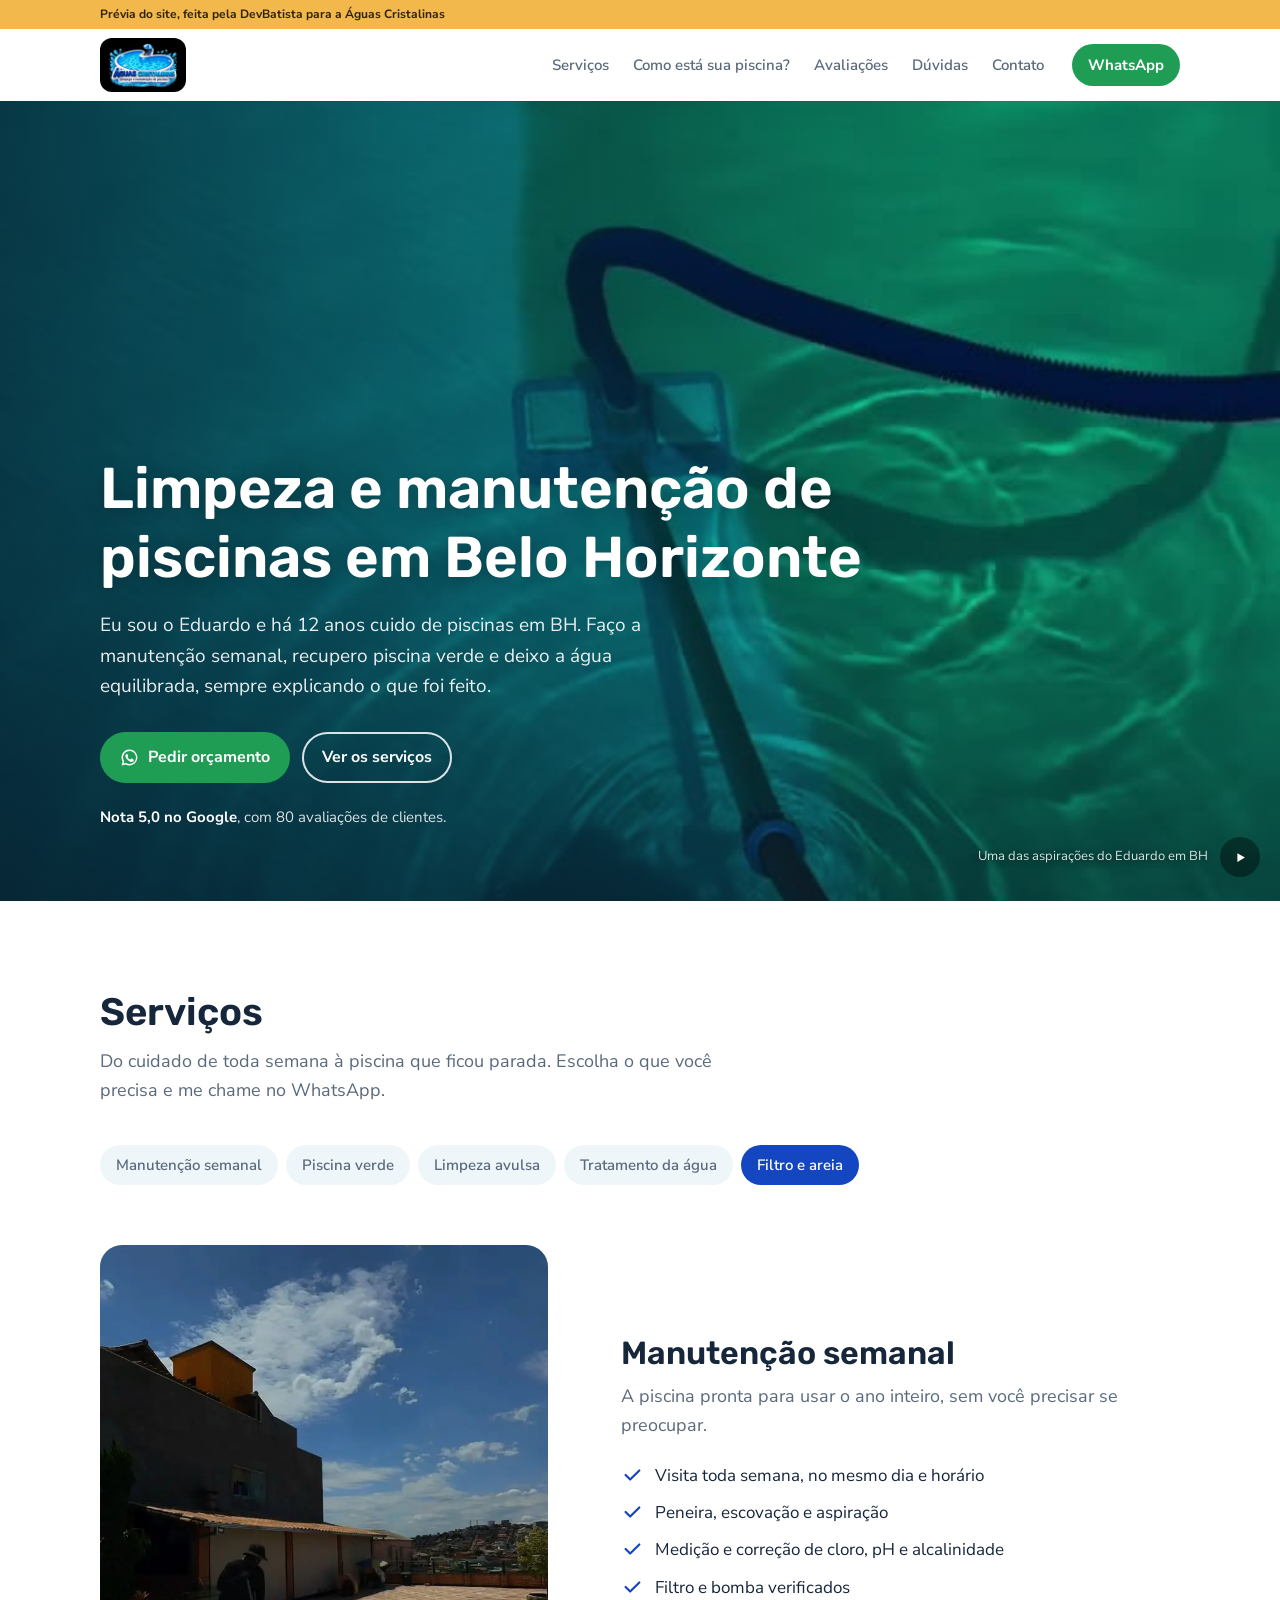
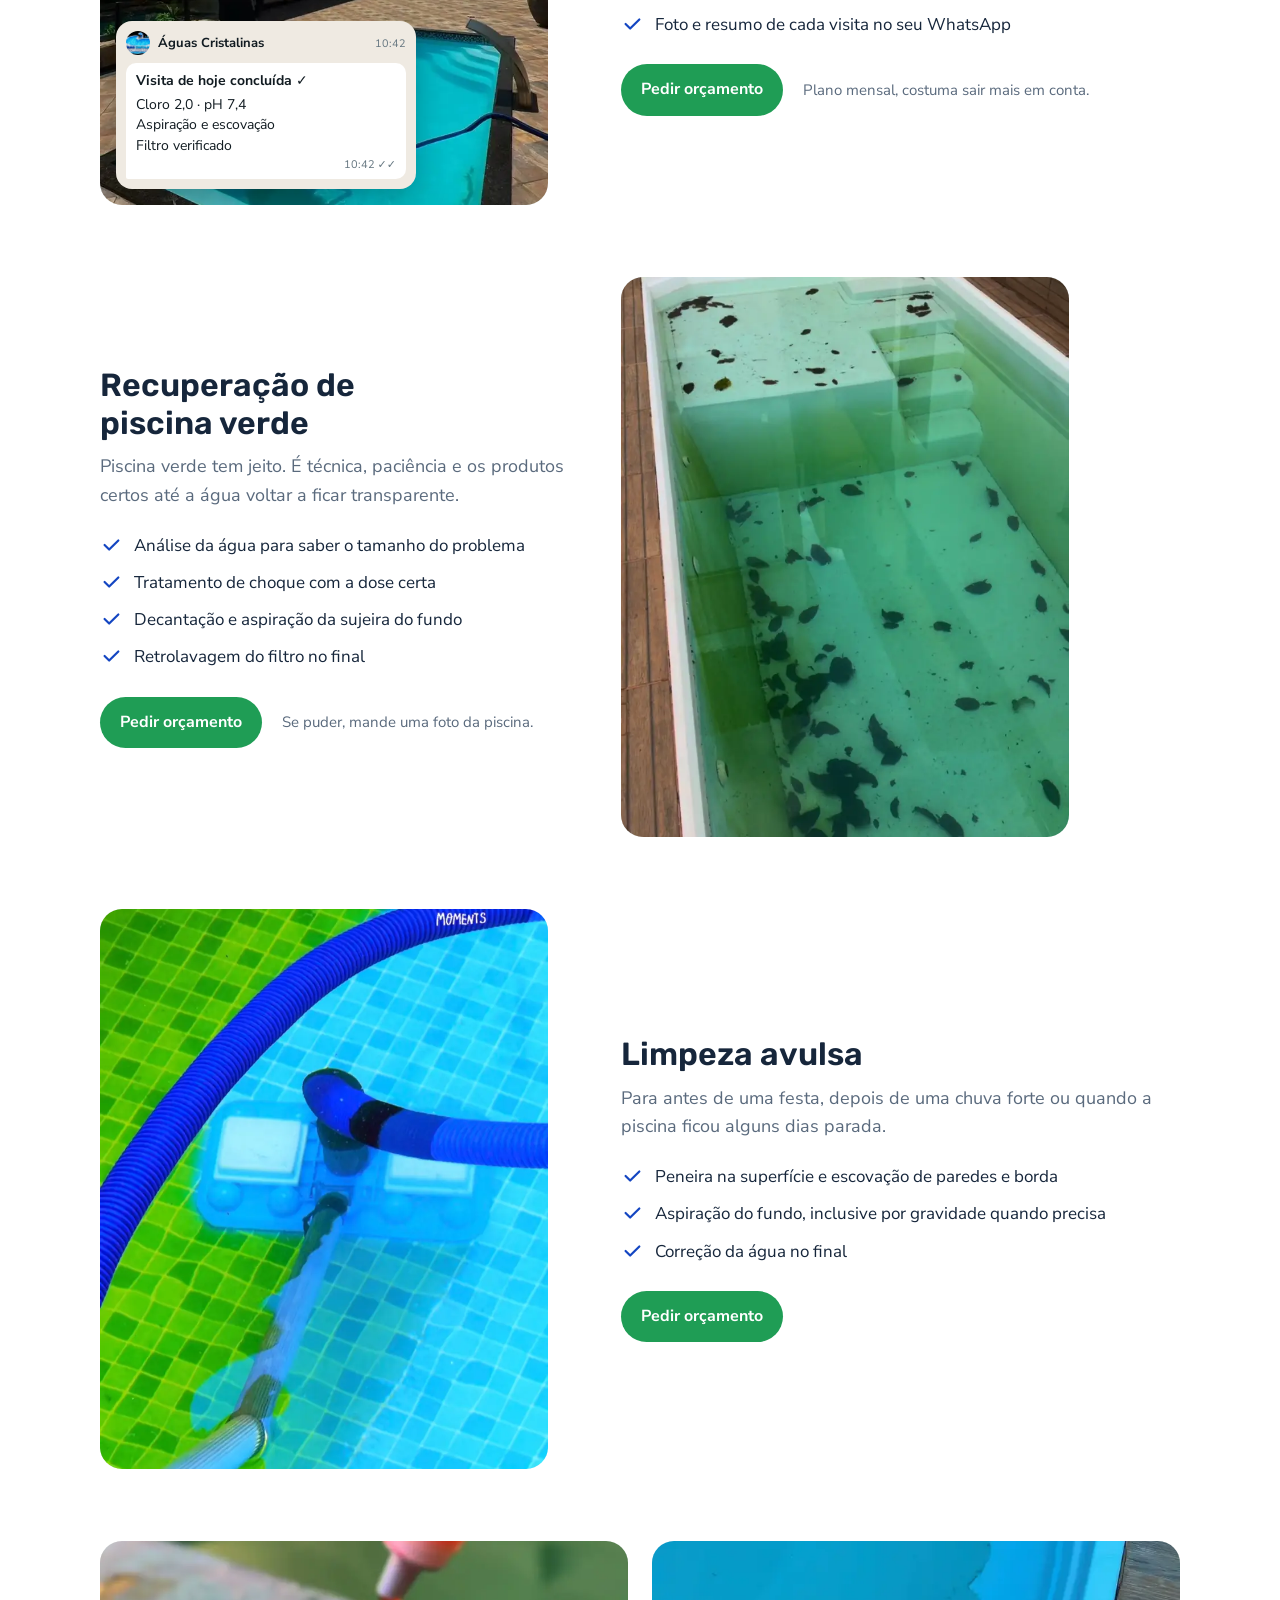
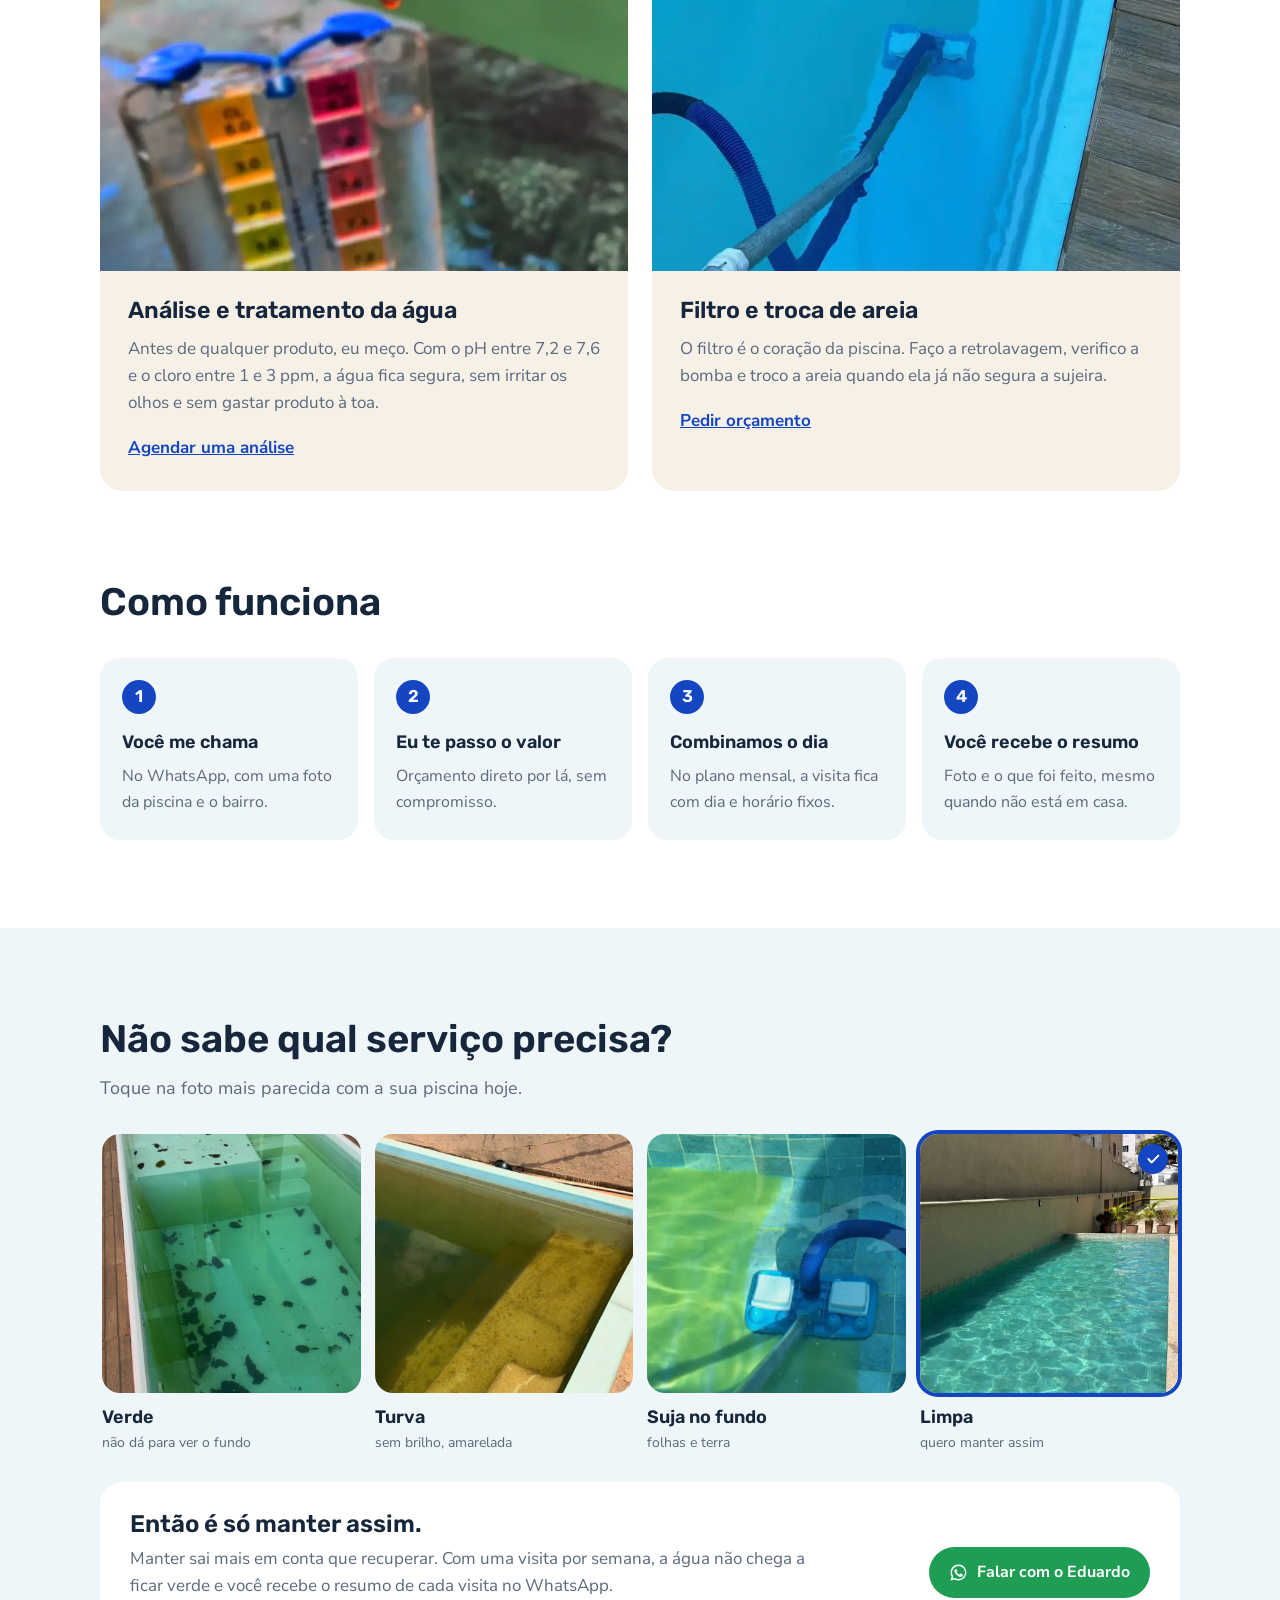
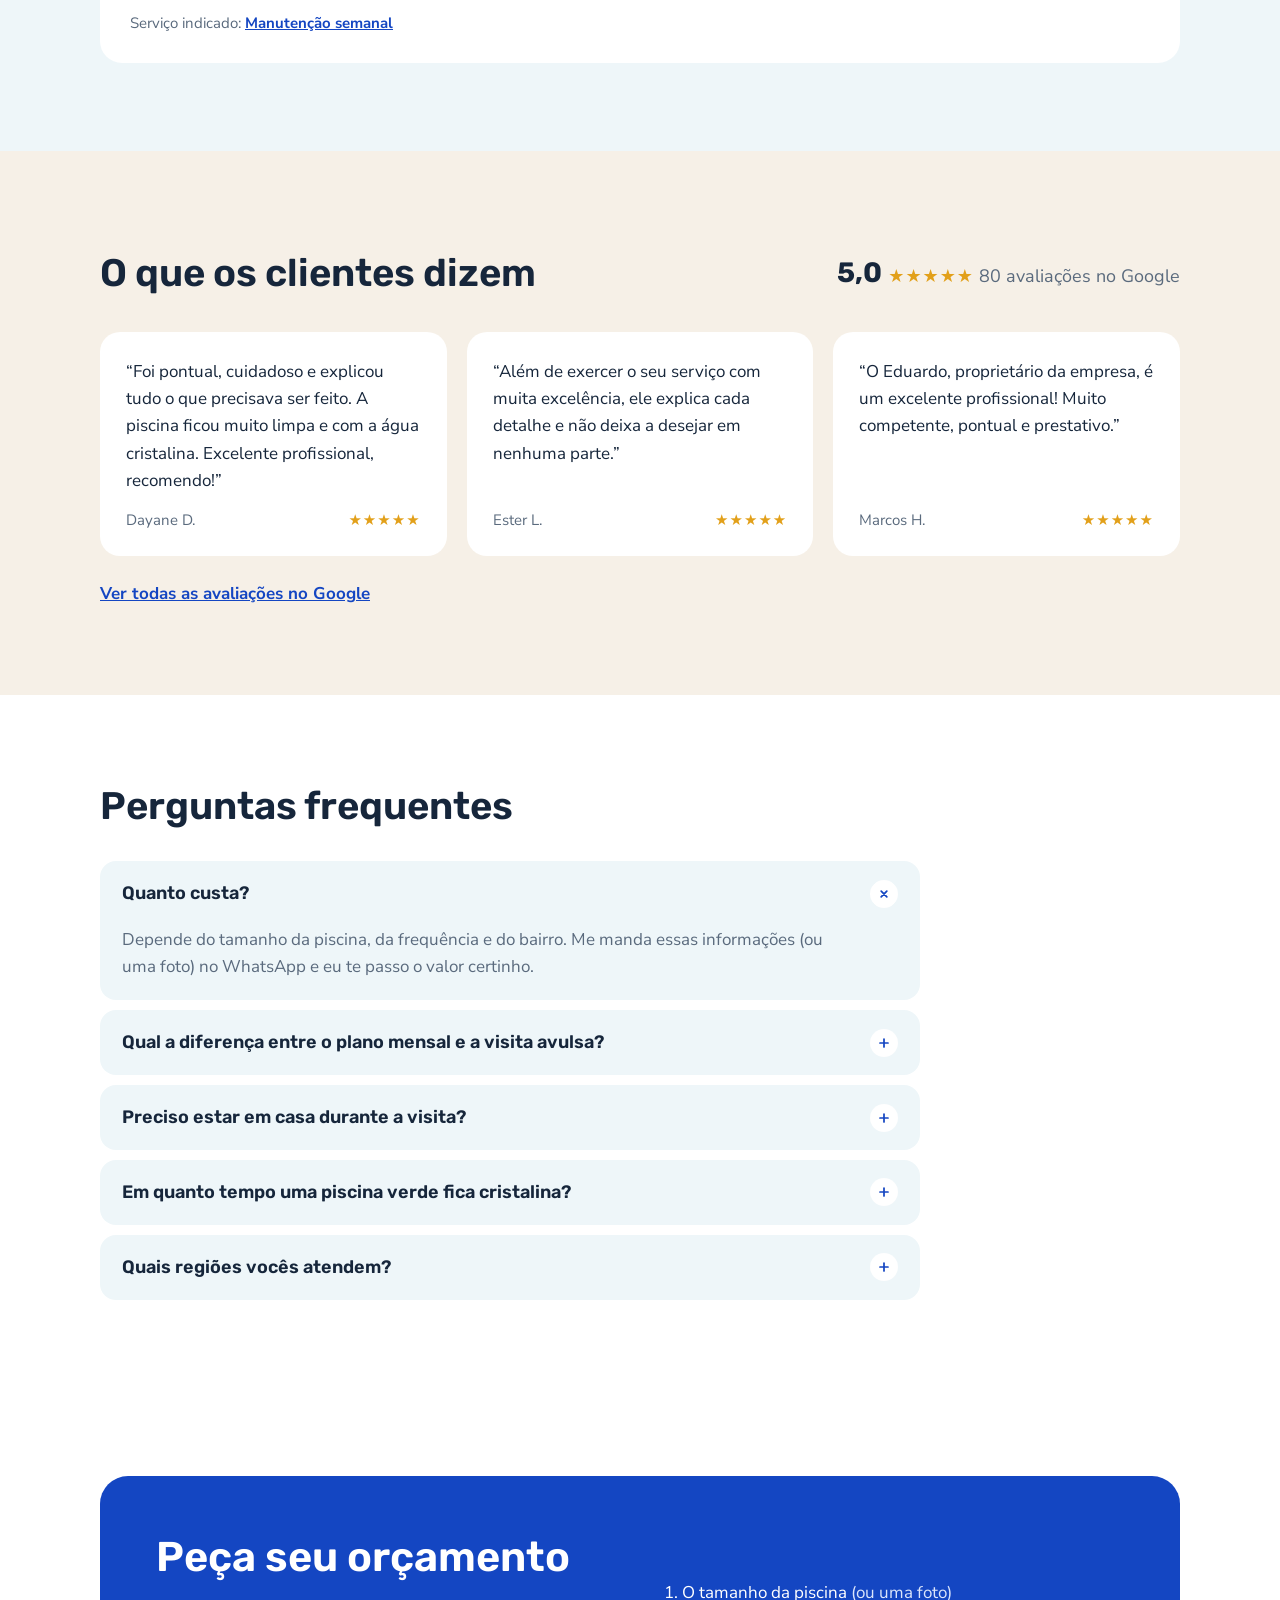
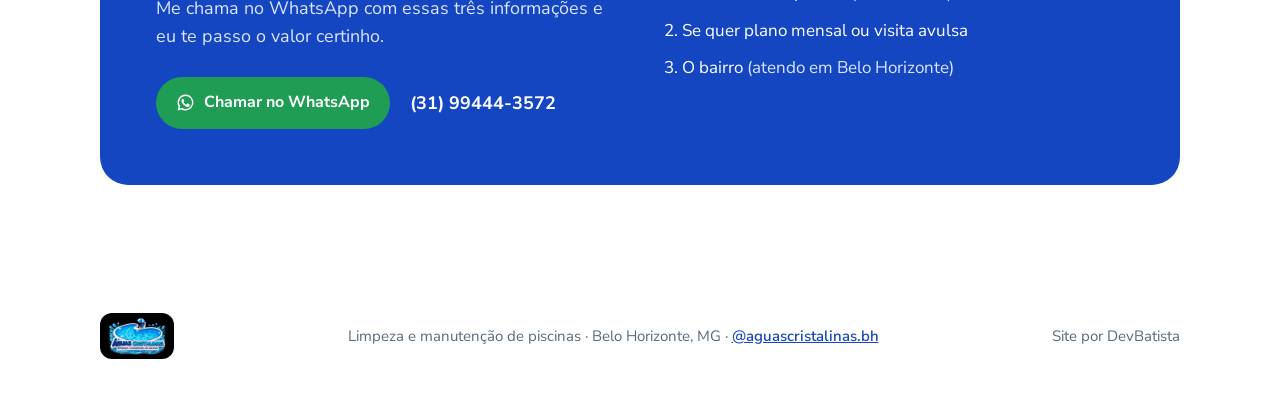
<file: sites/aguas-cristalinas/index.html>
<!doctype html>
<html lang="pt-BR">
<head>
<meta charset="utf-8">
<meta name="viewport" content="width=device-width, initial-scale=1, viewport-fit=cover">
<title>Águas Cristalinas | Limpeza e manutenção de piscinas em BH</title>
<meta name="robots" content="noindex, nofollow">
<meta name="description" content="Limpeza, manutenção e recuperação de piscinas em Belo Horizonte. Há 12 anos cuidando de piscinas.">
<link rel="preconnect" href="https://fonts.googleapis.com">
<link rel="preconnect" href="https://fonts.gstatic.com" crossorigin>
<link rel="stylesheet" href="https://fonts.googleapis.com/css2?family=Rubik:wght@500;600&family=Nunito+Sans:opsz,wght@6..12,400;6..12,600;6..12,700&display=swap">
<link rel="stylesheet" href="style.css">
</head>
<body>
<div class="preview"><div class="wrap">Prévia do site, feita pela DevBatista para a Águas Cristalinas</div></div>

<header class="top">
  <div class="wrap">
    <a class="badge" href="#inicio" aria-label="Águas Cristalinas, início"><img src="assets/logo.jpg" alt="Águas Cristalinas" width="600" height="400"></a>
    <nav aria-label="Menu">
      <a href="#servicos">Serviços</a>
      <a href="#sua-piscina">Como está sua piscina?</a>
      <a href="#avaliacoes">Avaliações</a>
      <a href="#duvidas">Dúvidas</a>
      <a href="#contato">Contato</a>
    </nav>
    <a class="btn btn-wa sm wa" data-msg="Oi Eduardo! Vim pelo site e queria um orçamento." href="#contato" target="_blank" rel="noopener">WhatsApp</a>
  </div>
</header>

<main id="inicio">
  <section class="hero">
    <div class="video">
        <video id="reel" src="assets/aspiracao.mp4" poster="assets/aspiracao-poster.jpg" autoplay muted loop playsinline aria-label="Vídeo do Eduardo aspirando uma piscina até a água ficar cristalina"></video>
        <span class="cap">Uma das aspirações do Eduardo em BH</span>
        <button type="button" id="reel-btn" aria-label="Pausar vídeo"></button>
      </div>
    <div class="wrap">
      <div>
        <h1>Limpeza e manutenção de piscinas em Belo Horizonte</h1>
        <p class="lead">Eu sou o Eduardo e há 12 anos cuido de piscinas em BH. Faço a manutenção semanal, recupero piscina verde e deixo a água equilibrada, sempre explicando o que foi feito.</p>
        <div class="actions">
          <a class="btn btn-wa wa" data-msg="Oi Eduardo! Vim pelo site e queria um orçamento." href="#contato" target="_blank" rel="noopener">
            <svg viewBox="0 0 24 24" fill="currentColor" aria-hidden="true"><path d="M12 2a10 10 0 0 0-8.6 15.1L2 22l5-1.3A10 10 0 1 0 12 2Zm0 18.2a8.2 8.2 0 0 1-4.2-1.2l-.3-.2-3 .8.8-2.9-.2-.3A8.2 8.2 0 1 1 12 20.2Zm4.5-6.1c-.2-.1-1.5-.7-1.7-.8-.2-.1-.4-.1-.6.1l-.8 1c-.1.2-.3.2-.5.1a6.7 6.7 0 0 1-3.3-2.9c-.2-.4.2-.4.7-1.3.1-.2 0-.3 0-.4l-.8-1.8c-.2-.5-.4-.4-.6-.4h-.5a1 1 0 0 0-.7.3 3 3 0 0 0-.9 2.2 5.2 5.2 0 0 0 1.1 2.7 11.8 11.8 0 0 0 4.5 4c1.7.7 2.3.8 3.2.6.5-.1 1.5-.6 1.7-1.2.2-.6.2-1.1.2-1.2-.1-.1-.3-.2-.5-.3Z"/></svg>
            Pedir orçamento
          </a>
          <a class="btn btn-line" href="#servicos">Ver os serviços</a>
        </div>
        <p class="note"><b>Nota 5,0 no Google</b>, com 80 avaliações de clientes.</p>
      </div>

    </div>
  </section>

  <section class="section" id="servicos">
    <div class="wrap">
      <div class="head">
        <h2>Serviços</h2>
        <p>Do cuidado de toda semana à piscina que ficou parada. Escolha o que você precisa e me chame no WhatsApp.</p>
      </div>
      <nav class="chips-nav" aria-label="Serviços">
        <a href="#manutencao">Manutenção semanal</a>
        <a href="#agua-verde">Piscina verde</a>
        <a href="#limpeza">Limpeza avulsa</a>
        <a href="#tratamento">Tratamento da água</a>
        <a href="#filtro">Filtro e areia</a>
      </nav>

      <div class="services">
        <article class="service" id="manutencao">
          <div class="pic"><img src="assets/ig-04.webp" alt="Eduardo aspirando uma piscina de água azul em Belo Horizonte" loading="lazy">
            <div class="chat" aria-label="Exemplo do resumo que o cliente recebe no WhatsApp depois da visita">
              <div class="who"><img src="assets/logo.jpg" alt="">Águas Cristalinas<small>10:42</small></div>
              <div class="b"><b>Visita de hoje concluída ✓</b>
                <ul><li>Cloro 2,0 · pH 7,4</li><li>Aspiração e escovação</li><li>Filtro verificado</li></ul>
                <div class="t">10:42 ✓✓</div>
              </div>
            </div>
          </div>
          <div>
            <h3>Manutenção semanal</h3>
            <p class="what">A piscina pronta para usar o ano inteiro, sem você precisar se preocupar.</p>
            <ul>
              <li><svg viewBox="0 0 24 24" fill="none" stroke="currentColor" stroke-width="2.4" stroke-linecap="round" stroke-linejoin="round" aria-hidden="true"><path d="M5 12l5 5L20 7"/></svg>Visita toda semana, no mesmo dia e horário</li>
              <li><svg viewBox="0 0 24 24" fill="none" stroke="currentColor" stroke-width="2.4" stroke-linecap="round" stroke-linejoin="round" aria-hidden="true"><path d="M5 12l5 5L20 7"/></svg>Peneira, escovação e aspiração</li>
              <li><svg viewBox="0 0 24 24" fill="none" stroke="currentColor" stroke-width="2.4" stroke-linecap="round" stroke-linejoin="round" aria-hidden="true"><path d="M5 12l5 5L20 7"/></svg>Medição e correção de cloro, pH e alcalinidade</li>
              <li><svg viewBox="0 0 24 24" fill="none" stroke="currentColor" stroke-width="2.4" stroke-linecap="round" stroke-linejoin="round" aria-hidden="true"><path d="M5 12l5 5L20 7"/></svg>Filtro e bomba verificados</li>
              <li><svg viewBox="0 0 24 24" fill="none" stroke="currentColor" stroke-width="2.4" stroke-linecap="round" stroke-linejoin="round" aria-hidden="true"><path d="M5 12l5 5L20 7"/></svg>Foto e resumo de cada visita no seu WhatsApp</li>
            </ul>
            <div class="go">
              <a class="btn btn-wa wa" data-msg="Oi Eduardo! Vim pelo site e queria um orçamento da manutenção semanal (plano mensal)." href="#contato" target="_blank" rel="noopener">Pedir orçamento</a>
              <span class="hint">Plano mensal, costuma sair mais em conta.</span>
            </div>
          </div>
        </article>

        <article class="service" id="agua-verde">
          <div class="pic"><img src="assets/ig-08.webp" alt="Piscina com água verde e folhas no fundo, antes do tratamento" loading="lazy"></div>
          <div>
            <h3>Recuperação de piscina verde</h3>
            <p class="what">Piscina verde tem jeito. É técnica, paciência e os produtos certos até a água voltar a ficar transparente.</p>
            <ul>
              <li><svg viewBox="0 0 24 24" fill="none" stroke="currentColor" stroke-width="2.4" stroke-linecap="round" stroke-linejoin="round" aria-hidden="true"><path d="M5 12l5 5L20 7"/></svg>Análise da água para saber o tamanho do problema</li>
              <li><svg viewBox="0 0 24 24" fill="none" stroke="currentColor" stroke-width="2.4" stroke-linecap="round" stroke-linejoin="round" aria-hidden="true"><path d="M5 12l5 5L20 7"/></svg>Tratamento de choque com a dose certa</li>
              <li><svg viewBox="0 0 24 24" fill="none" stroke="currentColor" stroke-width="2.4" stroke-linecap="round" stroke-linejoin="round" aria-hidden="true"><path d="M5 12l5 5L20 7"/></svg>Decantação e aspiração da sujeira do fundo</li>
              <li><svg viewBox="0 0 24 24" fill="none" stroke="currentColor" stroke-width="2.4" stroke-linecap="round" stroke-linejoin="round" aria-hidden="true"><path d="M5 12l5 5L20 7"/></svg>Retrolavagem do filtro no final</li>
            </ul>
            <div class="go">
              <a class="btn btn-wa wa" data-msg="Oi Eduardo! Vim pelo site, minha piscina está verde e queria um orçamento para recuperar." href="#contato" target="_blank" rel="noopener">Pedir orçamento</a>
              <span class="hint">Se puder, mande uma foto da piscina.</span>
            </div>
          </div>
        </article>

        <article class="service" id="limpeza">
          <div class="pic"><img src="assets/ig-13.webp" alt="Aspirador limpando o fundo de uma piscina" loading="lazy"></div>
          <div>
            <h3>Limpeza avulsa</h3>
            <p class="what">Para antes de uma festa, depois de uma chuva forte ou quando a piscina ficou alguns dias parada.</p>
            <ul>
              <li><svg viewBox="0 0 24 24" fill="none" stroke="currentColor" stroke-width="2.4" stroke-linecap="round" stroke-linejoin="round" aria-hidden="true"><path d="M5 12l5 5L20 7"/></svg>Peneira na superfície e escovação de paredes e borda</li>
              <li><svg viewBox="0 0 24 24" fill="none" stroke="currentColor" stroke-width="2.4" stroke-linecap="round" stroke-linejoin="round" aria-hidden="true"><path d="M5 12l5 5L20 7"/></svg>Aspiração do fundo, inclusive por gravidade quando precisa</li>
              <li><svg viewBox="0 0 24 24" fill="none" stroke="currentColor" stroke-width="2.4" stroke-linecap="round" stroke-linejoin="round" aria-hidden="true"><path d="M5 12l5 5L20 7"/></svg>Correção da água no final</li>
            </ul>
            <div class="go">
              <a class="btn btn-wa wa" data-msg="Oi Eduardo! Vim pelo site e queria um orçamento de uma limpeza avulsa." href="#contato" target="_blank" rel="noopener">Pedir orçamento</a>
            </div>
          </div>
        </article>

        <div class="pair">
          <article class="mini" id="tratamento">
            <div class="pic"><img src="assets/ig-01.webp" alt="Teste de cloro e pH da água da piscina" loading="lazy"></div>
            <div class="txt">
              <h3>Análise e tratamento da água</h3>
              <p>Antes de qualquer produto, eu meço. Com o pH entre 7,2 e 7,6 e o cloro entre 1 e 3 ppm, a água fica segura, sem irritar os olhos e sem gastar produto à toa.</p>
              <a class="wa" data-msg="Oi Eduardo! Vim pelo site e queria uma análise da água da minha piscina." href="#contato" target="_blank" rel="noopener">Agendar uma análise</a>
            </div>
          </article>
          <article class="mini" id="filtro">
            <div class="pic"><img src="assets/ig-14.webp" alt="Aspiração de uma piscina de água azul" loading="lazy" style="object-position:center 70%"></div>
            <div class="txt">
              <h3>Filtro e troca de areia</h3>
              <p>O filtro é o coração da piscina. Faço a retrolavagem, verifico a bomba e troco a areia quando ela já não segura a sujeira.</p>
              <a class="wa" data-msg="Oi Eduardo! Vim pelo site e queria ver o filtro da minha piscina (retrolavagem ou troca de areia)." href="#contato" target="_blank" rel="noopener">Pedir orçamento</a>
            </div>
          </article>
        </div>
      </div>
    </div>
  </section>

  <section class="how" aria-labelledby="como-funciona">
    <div class="wrap">
      <div class="head"><h2 id="como-funciona">Como funciona</h2></div>
      <ol>
        <li><b>Você me chama</b><span>No WhatsApp, com uma foto da piscina e o bairro.</span></li>
        <li><b>Eu te passo o valor</b><span>Orçamento direto por lá, sem compromisso.</span></li>
        <li><b>Combinamos o dia</b><span>No plano mensal, a visita fica com dia e horário fixos.</span></li>
        <li><b>Você recebe o resumo</b><span>Foto e o que foi feito, mesmo quando não está em casa.</span></li>
      </ol>
    </div>
  </section>

  <section class="section quiz" id="sua-piscina">
    <div class="wrap">
      <div class="head">
        <h2>Não sabe qual serviço precisa?</h2>
        <p>Toque na foto mais parecida com a sua piscina hoje.</p>
      </div>
      <fieldset class="tiles">
        <legend class="sr" style="position:absolute;width:1px;height:1px;overflow:hidden;clip:rect(0 0 0 0)">Como está a sua piscina</legend>
        <label class="tile"><input type="radio" name="pick" id="pick-verde" value="verde"><span class="ph" style="background-image:url('assets/ig-08.webp')"></span><span class="name">Verde</span><span class="sub">não dá para ver o fundo</span><span class="ok" aria-hidden="true"><svg viewBox="0 0 24 24" fill="none" stroke="currentColor" stroke-width="3" stroke-linecap="round" stroke-linejoin="round"><path d="M5 12l5 5L20 7"/></svg></span></label>
        <label class="tile"><input type="radio" name="pick" id="pick-turva" value="turva"><span class="ph" style="background-image:url('assets/ig-03.webp')"></span><span class="name">Turva</span><span class="sub">sem brilho, amarelada</span><span class="ok" aria-hidden="true"><svg viewBox="0 0 24 24" fill="none" stroke="currentColor" stroke-width="3" stroke-linecap="round" stroke-linejoin="round"><path d="M5 12l5 5L20 7"/></svg></span></label>
        <label class="tile"><input type="radio" name="pick" id="pick-fundo" value="fundo"><span class="ph" style="background-image:url('assets/ig-05.webp')"></span><span class="name">Suja no fundo</span><span class="sub">folhas e terra</span><span class="ok" aria-hidden="true"><svg viewBox="0 0 24 24" fill="none" stroke="currentColor" stroke-width="3" stroke-linecap="round" stroke-linejoin="round"><path d="M5 12l5 5L20 7"/></svg></span></label>
        <label class="tile"><input type="radio" name="pick" id="pick-ok" value="ok" checked><span class="ph" style="background-image:url('assets/ig-17.webp')"></span><span class="name">Limpa</span><span class="sub">quero manter assim</span><span class="ok" aria-hidden="true"><svg viewBox="0 0 24 24" fill="none" stroke="currentColor" stroke-width="3" stroke-linecap="round" stroke-linejoin="round"><path d="M5 12l5 5L20 7"/></svg></span></label>
      </fieldset>
      <div class="result" id="result" aria-live="polite">
        <div>
          <h3 id="r-title"></h3>
          <p id="r-text"></p>
          <p class="rec">Serviço indicado: <a id="r-link" href="#manutencao"></a></p>
        </div>
        <a class="btn btn-wa" id="r-send" href="#contato" target="_blank" rel="noopener">
          <svg viewBox="0 0 24 24" fill="currentColor" aria-hidden="true"><path d="M12 2a10 10 0 0 0-8.6 15.1L2 22l5-1.3A10 10 0 1 0 12 2Zm0 18.2a8.2 8.2 0 0 1-4.2-1.2l-.3-.2-3 .8.8-2.9-.2-.3A8.2 8.2 0 1 1 12 20.2Zm4.5-6.1c-.2-.1-1.5-.7-1.7-.8-.2-.1-.4-.1-.6.1l-.8 1c-.1.2-.3.2-.5.1a6.7 6.7 0 0 1-3.3-2.9c-.2-.4.2-.4.7-1.3.1-.2 0-.3 0-.4l-.8-1.8c-.2-.5-.4-.4-.6-.4h-.5a1 1 0 0 0-.7.3 3 3 0 0 0-.9 2.2 5.2 5.2 0 0 0 1.1 2.7 11.8 11.8 0 0 0 4.5 4c1.7.7 2.3.8 3.2.6.5-.1 1.5-.6 1.7-1.2.2-.6.2-1.1.2-1.2-.1-.1-.3-.2-.5-.3Z"/></svg>
          Falar com o Eduardo
        </a>
      </div>
    </div>
  </section>

  <section class="section reviews" id="avaliacoes">
    <div class="wrap">
      <div class="head">
        <h2>O que os clientes dizem</h2>
        <p class="score"><b>5,0</b><span class="stars" aria-hidden="true">★★★★★</span> 80 avaliações no Google</p>
      </div>
      <div class="cards">
        <figure class="card" style="margin:0"><p>“Foi pontual, cuidadoso e explicou tudo o que precisava ser feito. A piscina ficou muito limpa e com a água cristalina. Excelente profissional, recomendo!”</p><figcaption class="by"><span>Dayane D.</span><span class="stars" aria-label="5 estrelas">★★★★★</span></figcaption></figure>
        <figure class="card" style="margin:0"><p>“Além de exercer o seu serviço com muita excelência, ele explica cada detalhe e não deixa a desejar em nenhuma parte.”</p><figcaption class="by"><span>Ester L.</span><span class="stars" aria-label="5 estrelas">★★★★★</span></figcaption></figure>
        <figure class="card" style="margin:0"><p>“O Eduardo, proprietário da empresa, é um excelente profissional! Muito competente, pontual e prestativo.”</p><figcaption class="by"><span>Marcos H.</span><span class="stars" aria-label="5 estrelas">★★★★★</span></figcaption></figure>
      </div>
      <div class="dots" id="dots" aria-hidden="true"></div>
      <a class="more" href="https://www.google.com/search?q=%C3%81guas+Cristalinas+-+Limpeza+e+manuten%C3%A7%C3%A3o+de+Piscinas+BH&sca_esv=fff435f816c61841&rlz=1C5CHFA_enBR1188BR1188&sxsrf=AKL5yDjVOMGJ_AFWr4BH5cs0TXXgqexd5w%3A1794595476384&ei=lFr3atPzFqzW1sQPzL6NyQQ&biw=1920&bih=866&ved=2ahUKEwjTjYqPzYWYAxUsq5UCHUxfI0kQ4dUDegQIBhAM&uact=5&oq=%C3%81guas+Cristalinas+-+Limpeza+e+manuten%C3%A7%C3%A3o+de+Piscinas+BH&gs_lp=[base64]&sclient=gws-wiz-serp#lrd=0xa69b9daeac314b:0x5e9df9f0f9cd26e3,1,,,," target="_blank" rel="noopener">Ver todas as avaliações no Google</a>
    </div>
  </section>

  <section class="section faq" id="duvidas">
    <div class="wrap">
      <div class="head"><h2>Perguntas frequentes</h2></div>
      <div class="list">
        <details open><summary>Quanto custa?</summary><p>Depende do tamanho da piscina, da frequência e do bairro. Me manda essas informações (ou uma foto) no WhatsApp e eu te passo o valor certinho.</p></details>
        <details><summary>Qual a diferença entre o plano mensal e a visita avulsa?</summary><p>No plano mensal eu vou toda semana, no mesmo dia e horário, e a água não chega a estragar. A visita avulsa é para uma limpeza pontual ou para recuperar uma piscina que ficou parada.</p></details>
        <details><summary>Preciso estar em casa durante a visita?</summary><p>Não precisa. A gente combina o acesso e, no fim da visita, você recebe no WhatsApp a foto da piscina e o que foi feito.</p></details>
        <details><summary>Em quanto tempo uma piscina verde fica cristalina?</summary><p>Depende do tamanho e de como a água está. Olhando a foto eu já consigo te dar uma estimativa.</p></details>
        <details><summary>Quais regiões vocês atendem?</summary><p>Belo Horizonte. Me diz o seu bairro que eu confirmo.</p></details>
      </div>
    </div>
  </section>

  <section class="section contact" id="contato">
    <div class="wrap">
      <div class="box">
        <div>
          <h2>Peça seu orçamento</h2>
          <p>Me chama no WhatsApp com essas três informações e eu te passo o valor certinho.</p>
          <div class="go">
            <a class="btn btn-wa wa" data-msg="Oi Eduardo! Vim pelo site e queria um orçamento." href="#contato" target="_blank" rel="noopener">
              <svg viewBox="0 0 24 24" fill="currentColor" aria-hidden="true"><path d="M12 2a10 10 0 0 0-8.6 15.1L2 22l5-1.3A10 10 0 1 0 12 2Zm0 18.2a8.2 8.2 0 0 1-4.2-1.2l-.3-.2-3 .8.8-2.9-.2-.3A8.2 8.2 0 1 1 12 20.2Zm4.5-6.1c-.2-.1-1.5-.7-1.7-.8-.2-.1-.4-.1-.6.1l-.8 1c-.1.2-.3.2-.5.1a6.7 6.7 0 0 1-3.3-2.9c-.2-.4.2-.4.7-1.3.1-.2 0-.3 0-.4l-.8-1.8c-.2-.5-.4-.4-.6-.4h-.5a1 1 0 0 0-.7.3 3 3 0 0 0-.9 2.2 5.2 5.2 0 0 0 1.1 2.7 11.8 11.8 0 0 0 4.5 4c1.7.7 2.3.8 3.2.6.5-.1 1.5-.6 1.7-1.2.2-.6.2-1.1.2-1.2-.1-.1-.3-.2-.5-.3Z"/></svg>
              Chamar no WhatsApp
            </a>
            <span class="tel">(31) 99444-3572</span>
          </div>
        </div>
        <ol>
          <li>O tamanho da piscina <span>(ou uma foto)</span></li>
          <li>Se quer plano mensal ou visita avulsa</li>
          <li>O bairro <span>(atendo em Belo Horizonte)</span></li>
        </ol>
      </div>
    </div>
  </section>
</main>

<footer class="foot">
  <div class="wrap">
    <span class="badge"><img src="assets/logo.jpg" alt="Águas Cristalinas" width="600" height="400"></span>
    <span>Limpeza e manutenção de piscinas · Belo Horizonte, MG · <a href="https://www.instagram.com/aguascristalinas.bh/" target="_blank" rel="noopener">@aguascristalinas.bh</a></span>
    <span>Site por DevBatista</span>
  </div>
</footer>

<a class="fab wa" id="fab" data-msg="Oi Eduardo! Vim pelo site e queria um orçamento." href="#contato" target="_blank" rel="noopener" aria-label="Falar com o Eduardo no WhatsApp">
  <svg viewBox="0 0 24 24" fill="currentColor" aria-hidden="true"><path d="M12 2a10 10 0 0 0-8.6 15.1L2 22l5-1.3A10 10 0 1 0 12 2Zm0 18.2a8.2 8.2 0 0 1-4.2-1.2l-.3-.2-3 .8.8-2.9-.2-.3A8.2 8.2 0 1 1 12 20.2Zm4.5-6.1c-.2-.1-1.5-.7-1.7-.8-.2-.1-.4-.1-.6.1l-.8 1c-.1.2-.3.2-.5.1a6.7 6.7 0 0 1-3.3-2.9c-.2-.4.2-.4.7-1.3.1-.2 0-.3 0-.4l-.8-1.8c-.2-.5-.4-.4-.6-.4h-.5a1 1 0 0 0-.7.3 3 3 0 0 0-.9 2.2 5.2 5.2 0 0 0 1.1 2.7 11.8 11.8 0 0 0 4.5 4c1.7.7 2.3.8 3.2.6.5-.1 1.5-.6 1.7-1.2.2-.6.2-1.1.2-1.2-.1-.1-.3-.2-.5-.3Z"/></svg>
  <span>Fale com o Eduardo</span>
</a>

<script src="app.js"></script>
  <!-- Visitas da prévia (Admin DevBatista → Marketing → Visitas do site → Prévias de clientes) -->
  <script src="https://www.devbatista.com/js/visitas.js?v=3" defer></script>
</body>
</html>
</file>
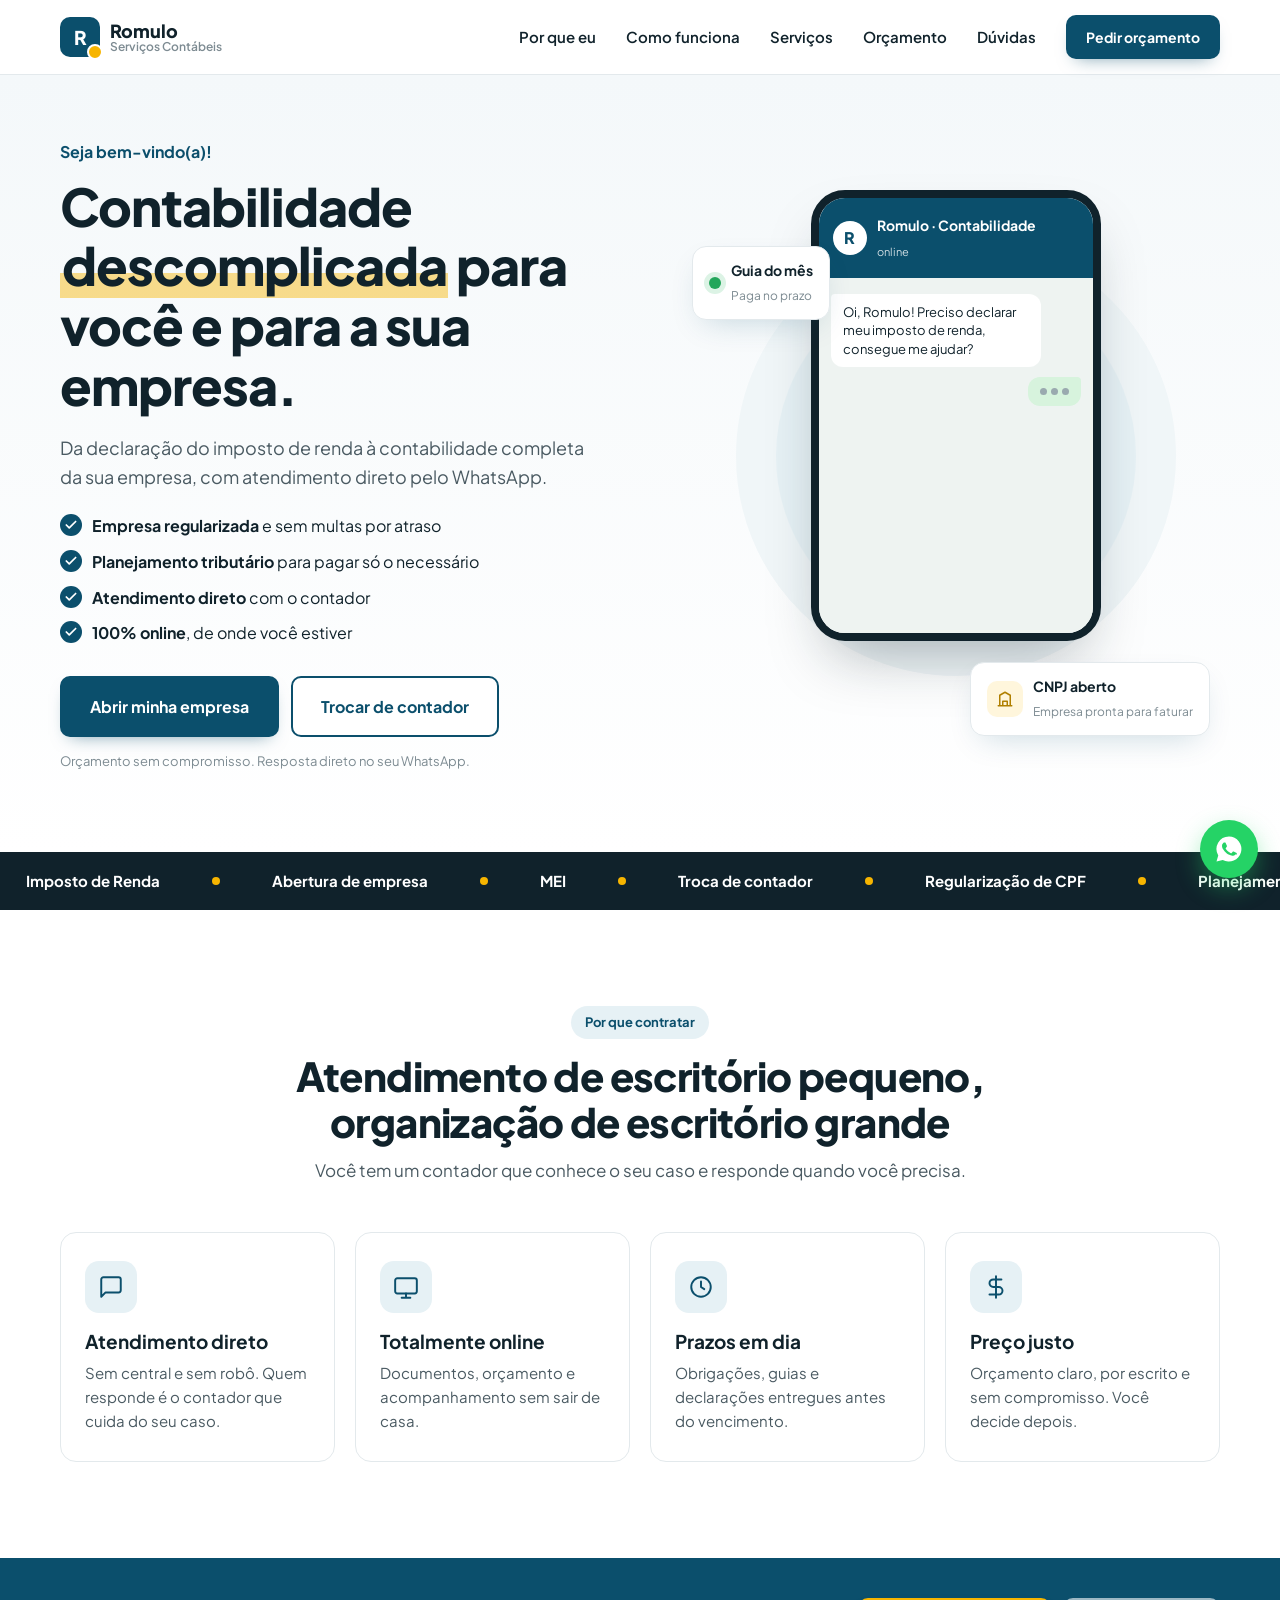
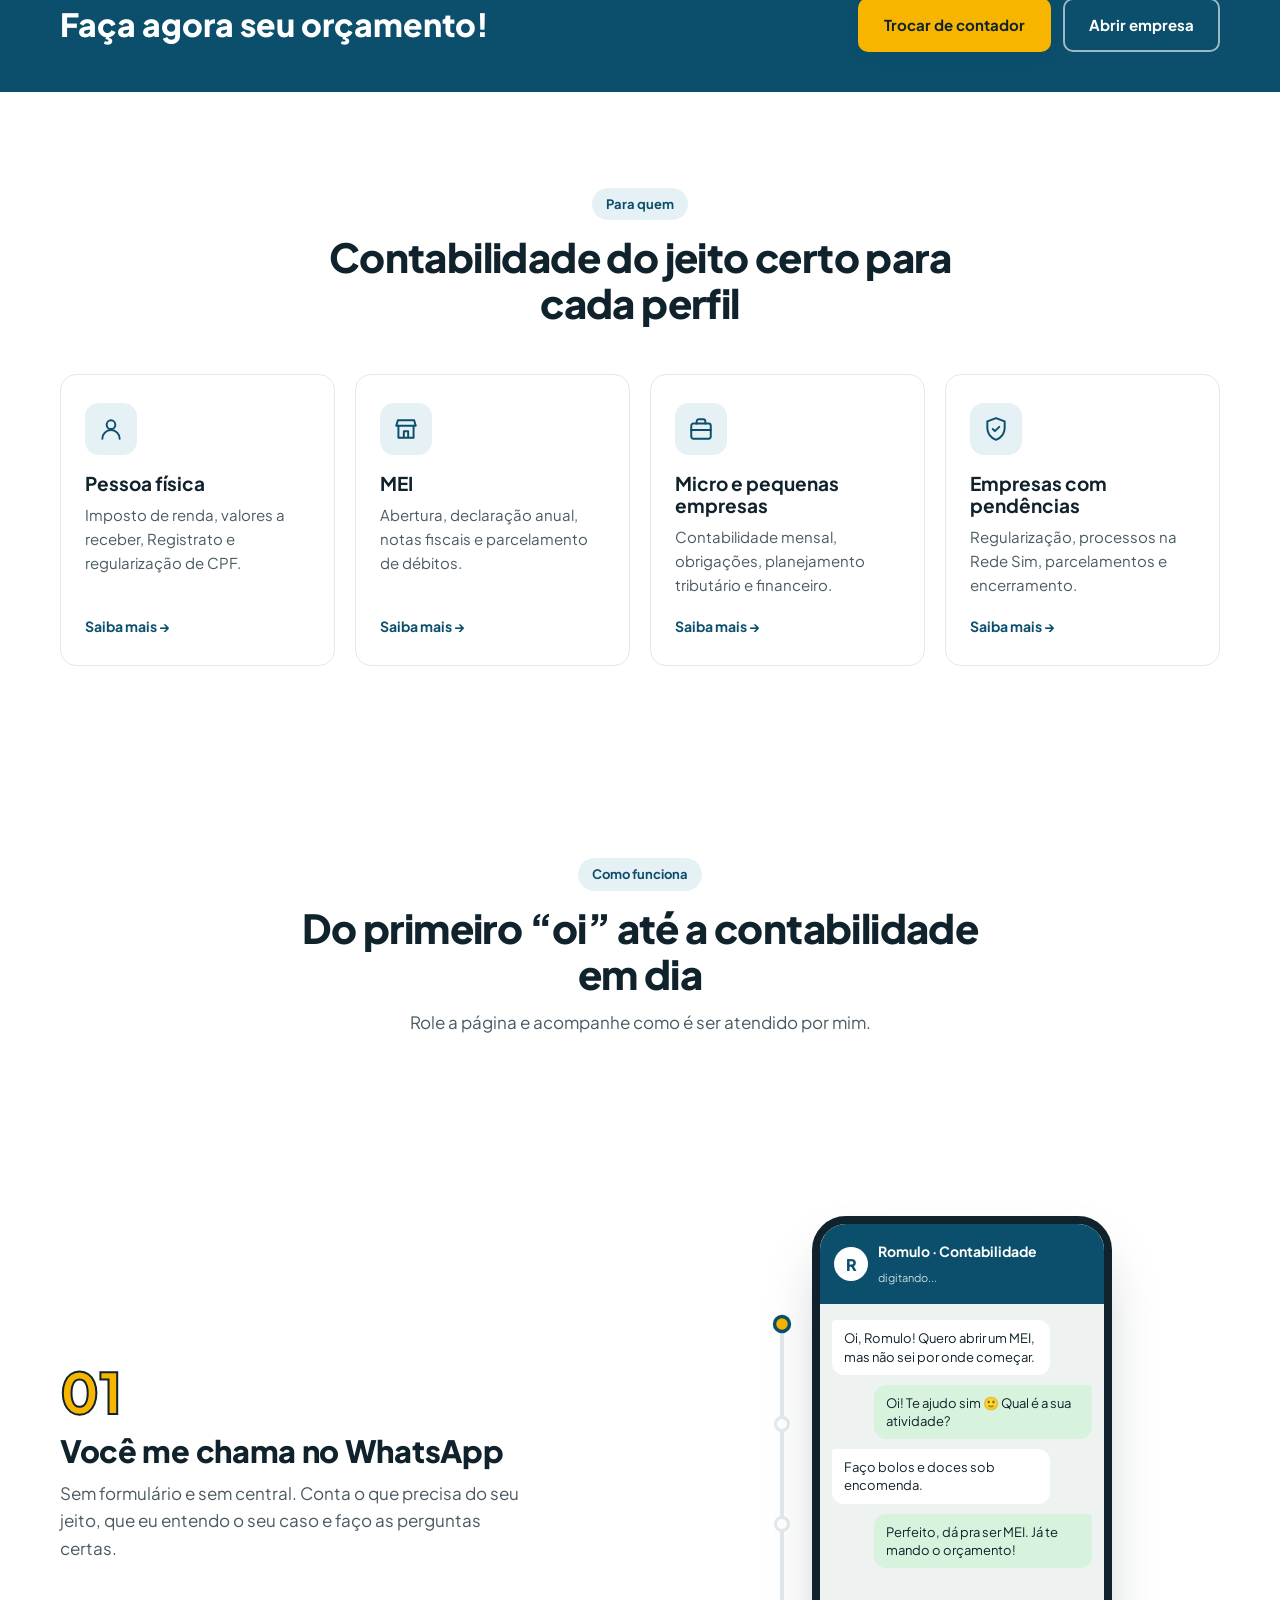
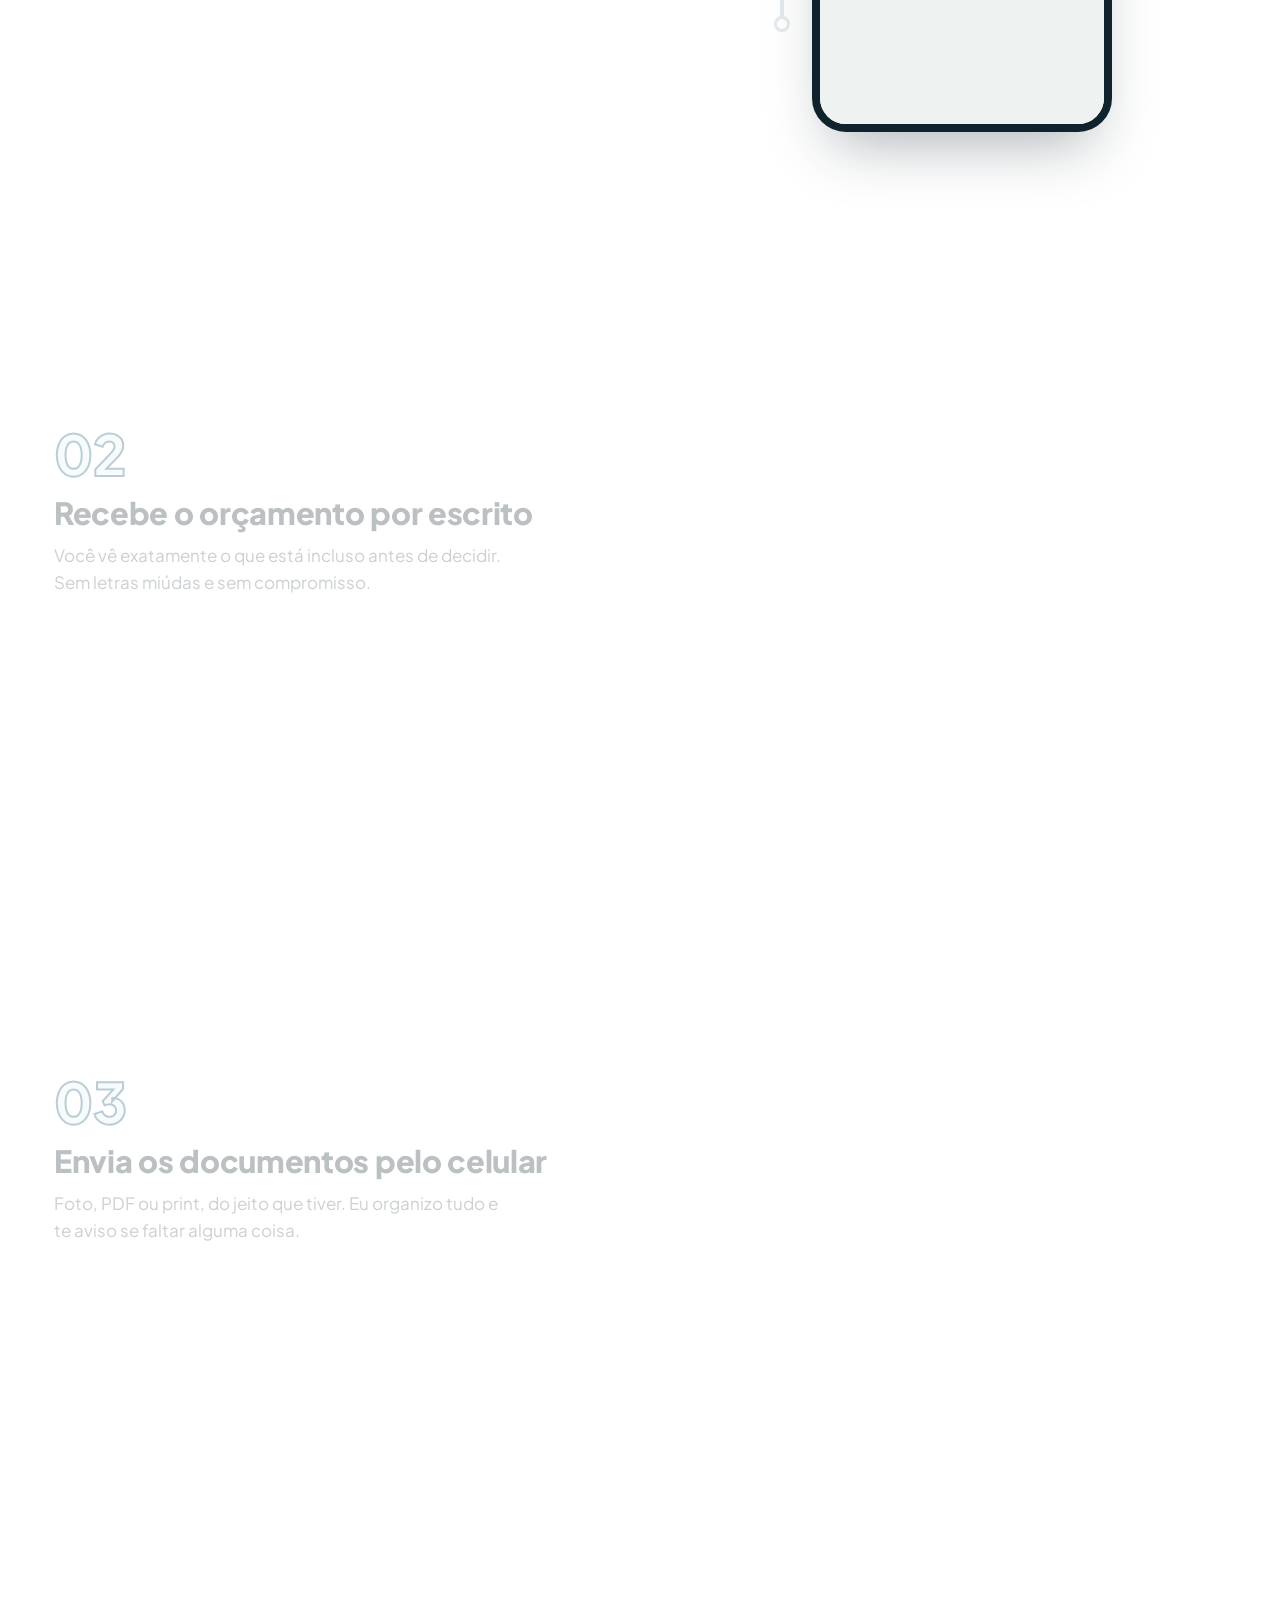
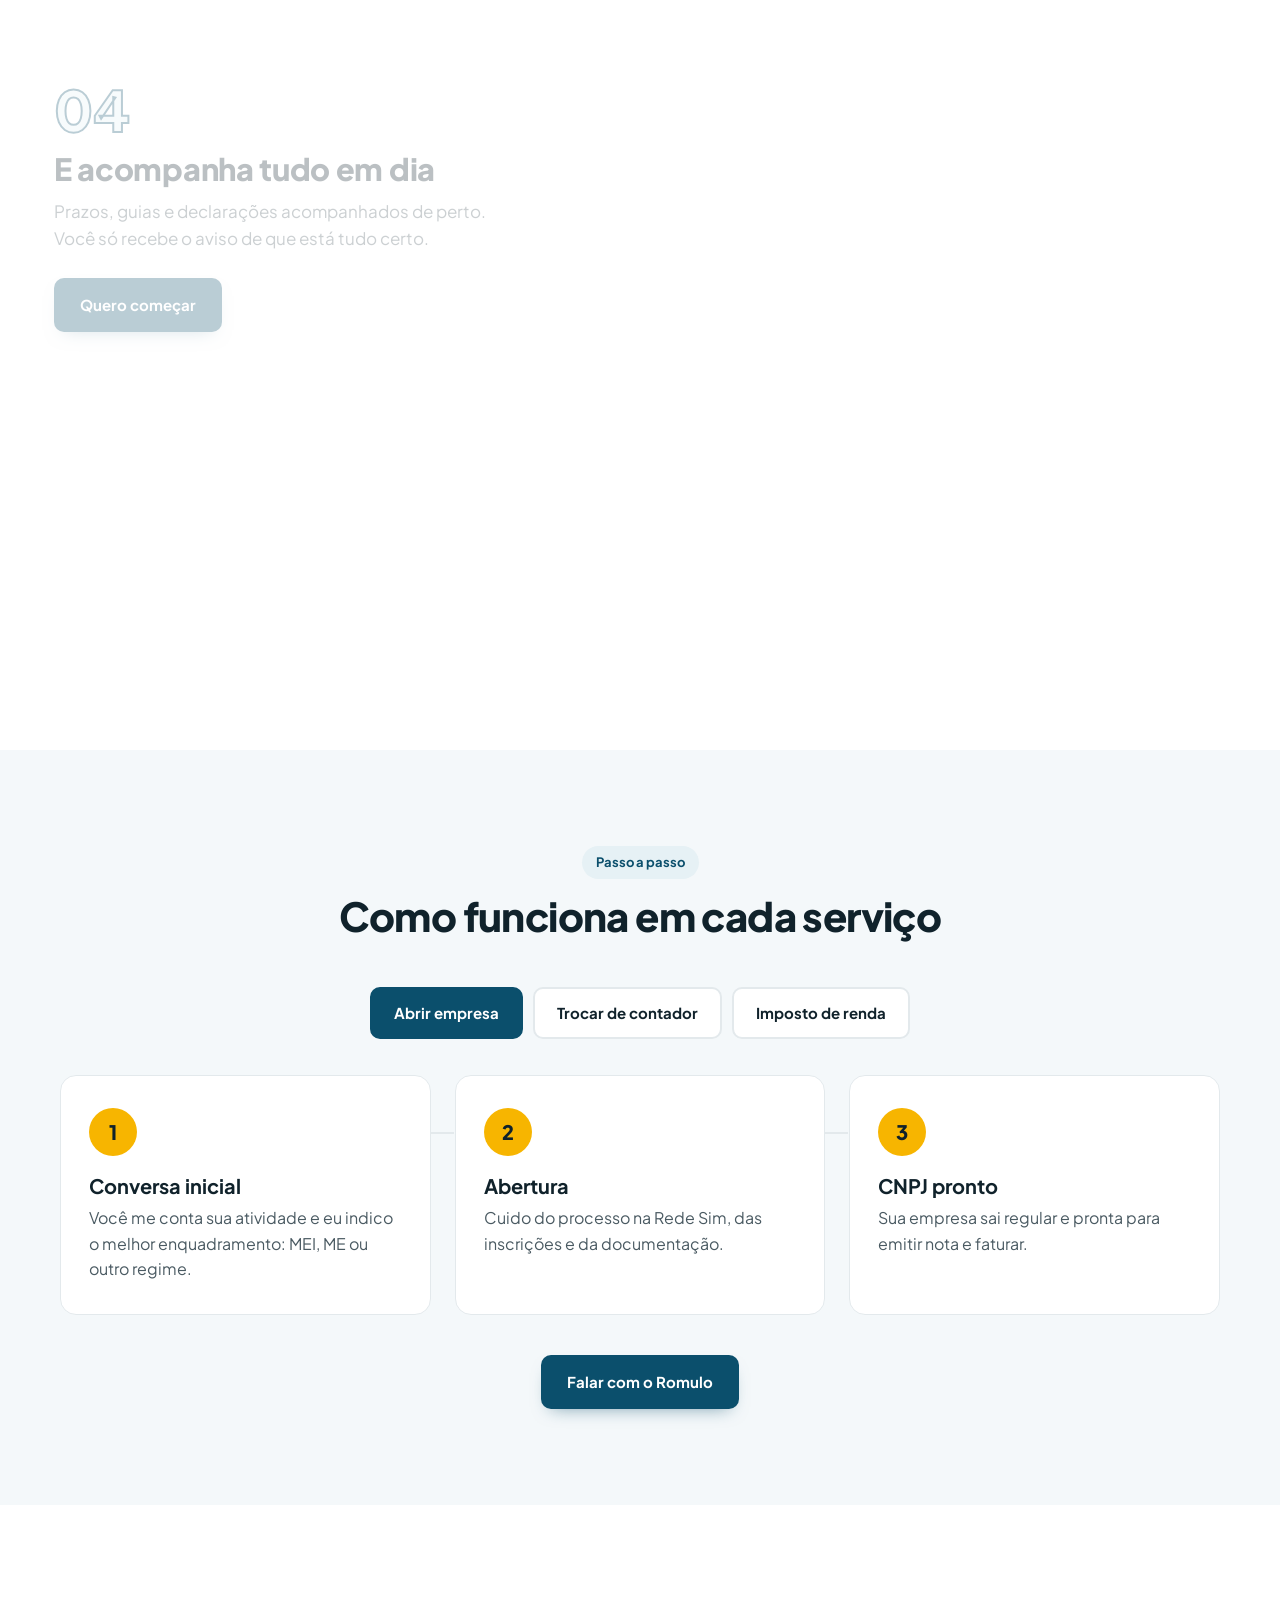
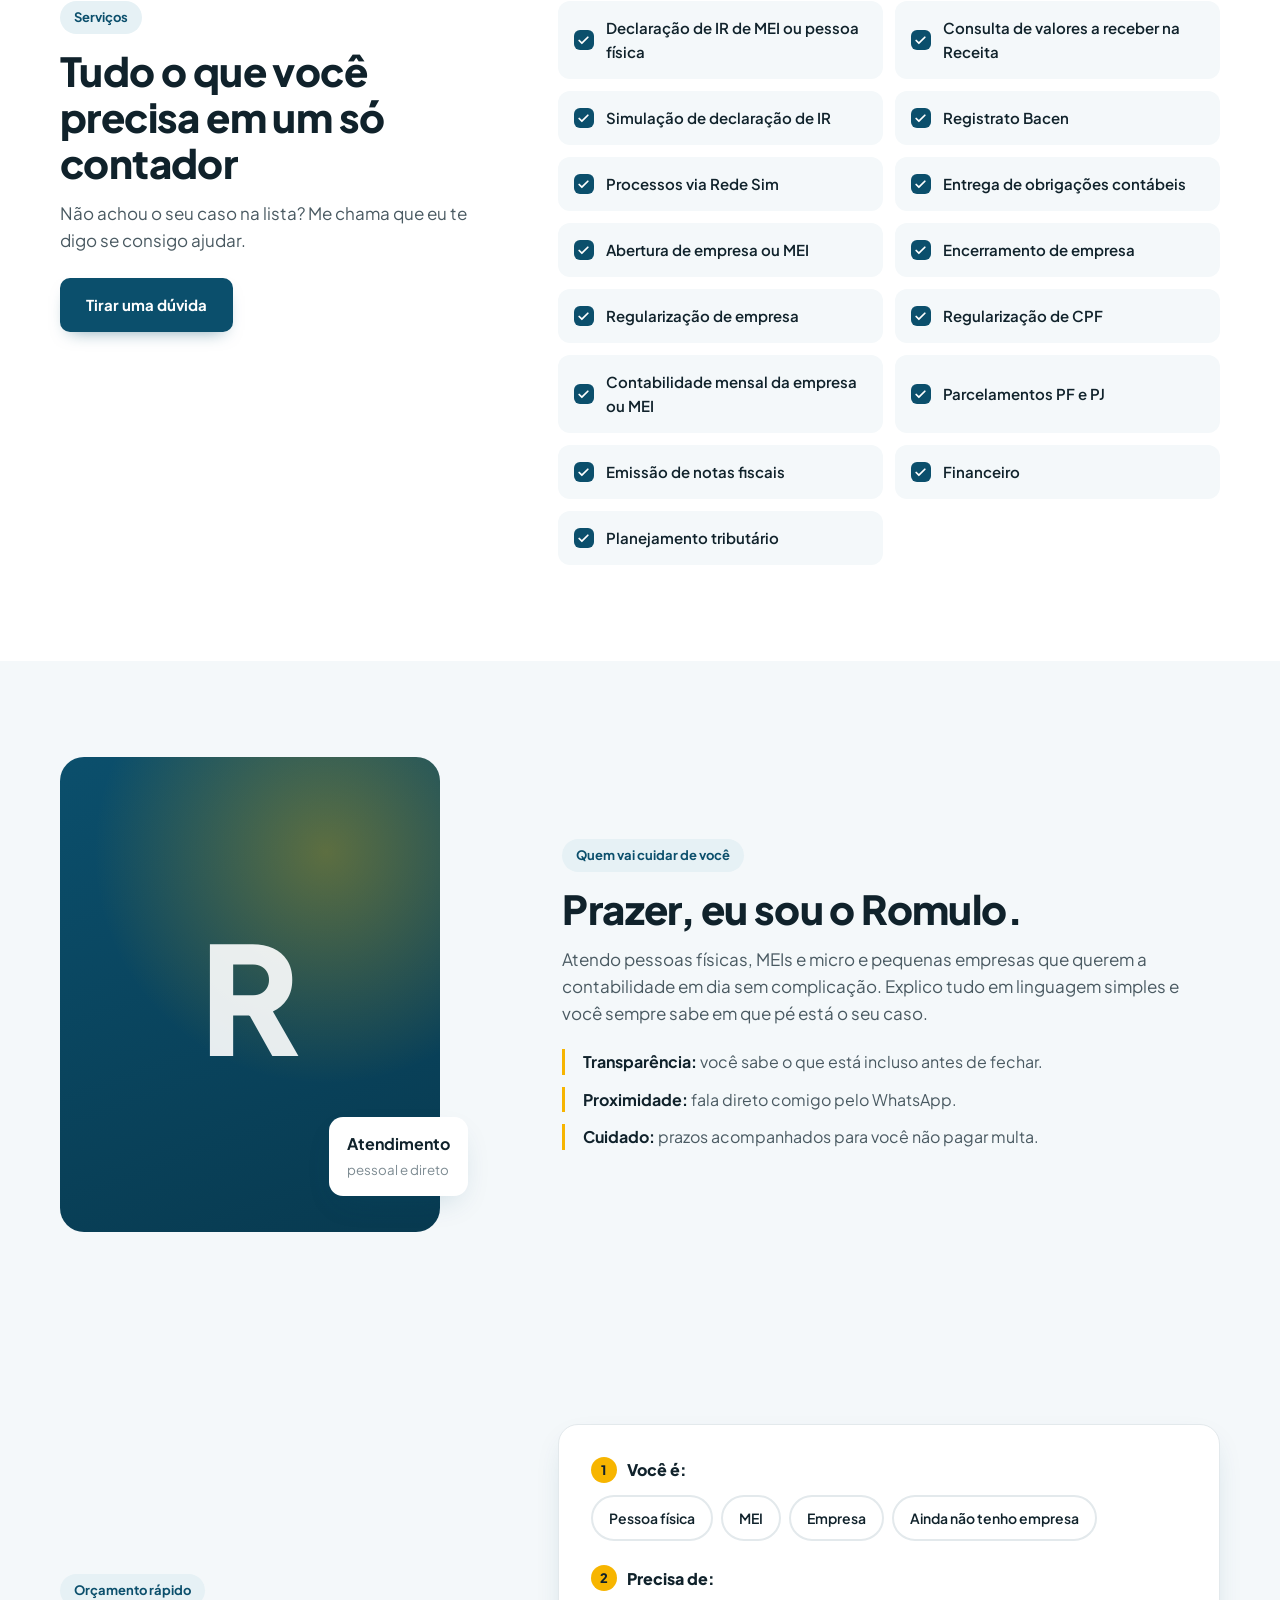
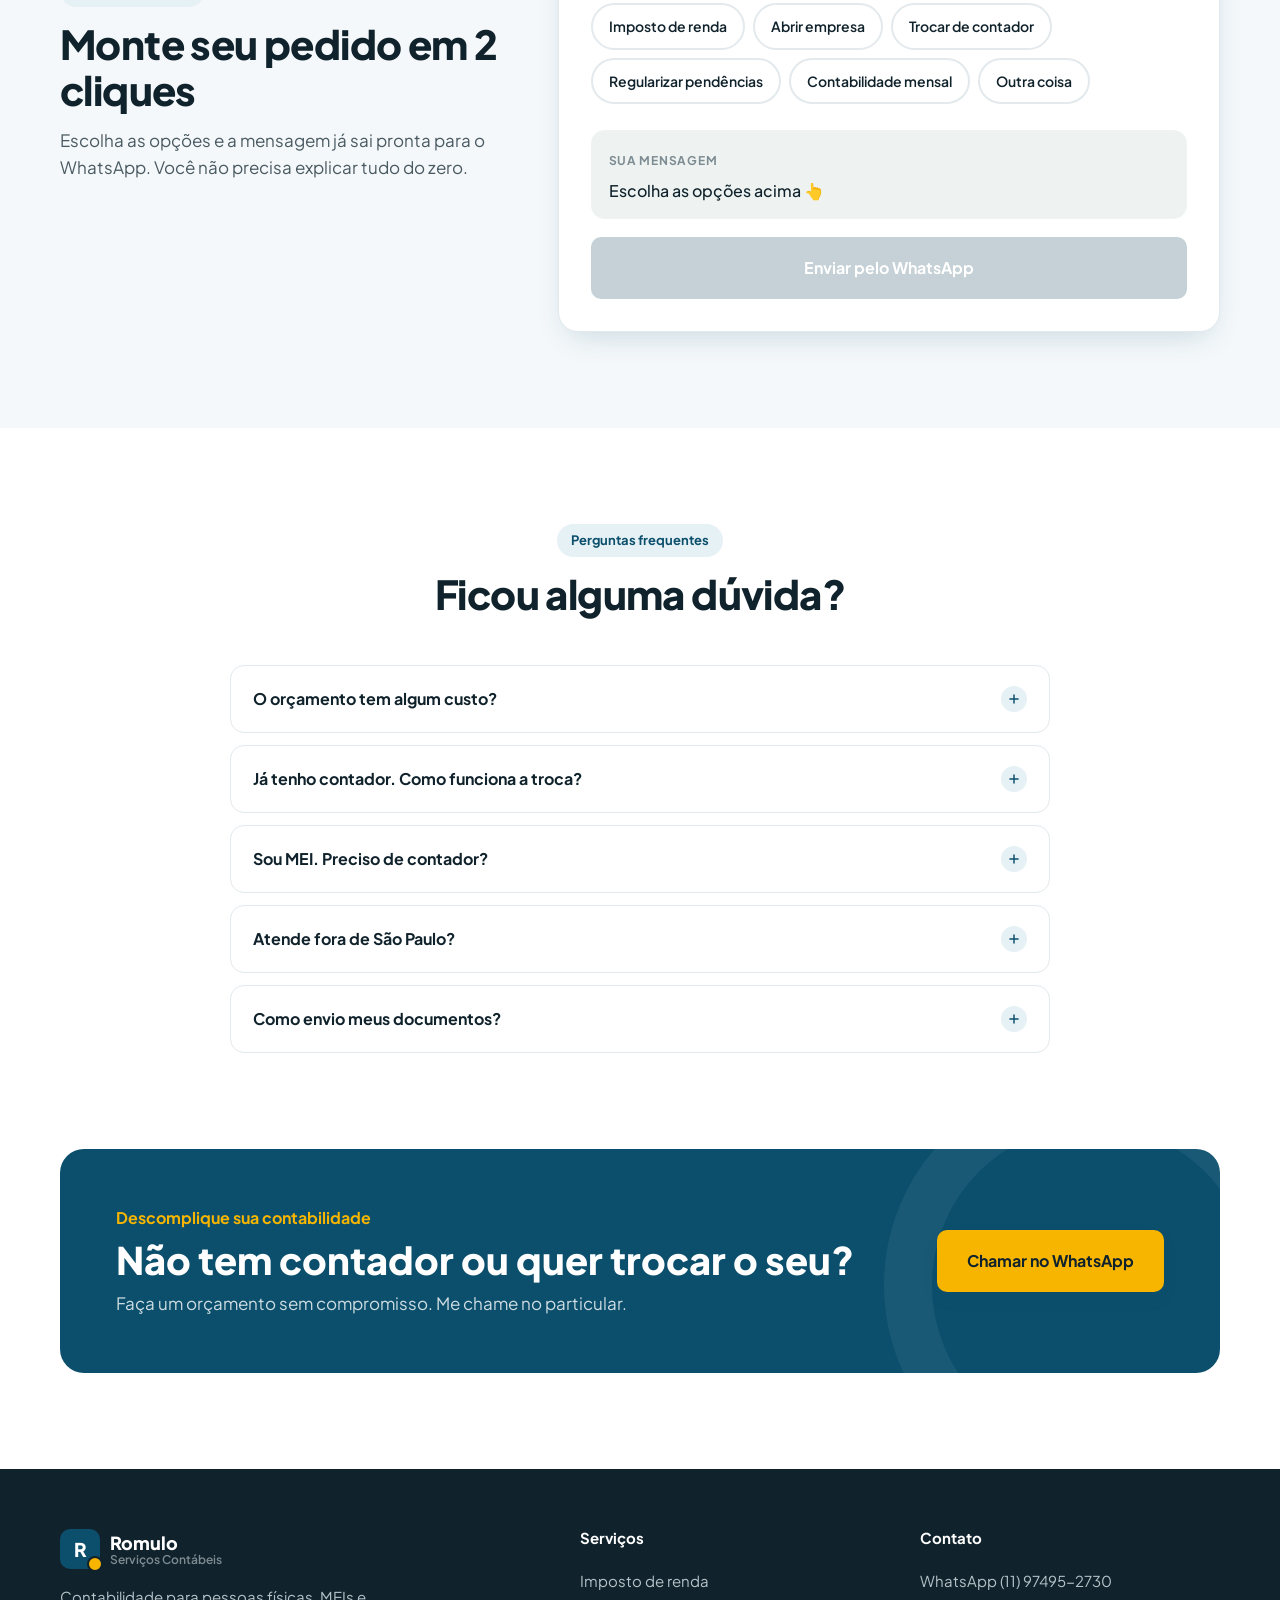
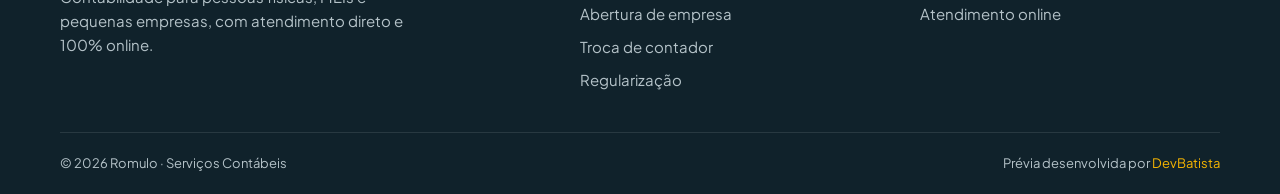
<file: sites/romulo-contabil/index.html>
<!DOCTYPE html>
<html lang="pt-BR">
<head>
<meta charset="utf-8">
<meta name="viewport" content="width=device-width, initial-scale=1">
<meta name="robots" content="noindex, nofollow">
<title>Romulo · Serviços Contábeis</title>
<meta name="description" content="Contabilidade para pessoas físicas, MEI e pequenas empresas. Imposto de renda, abertura, troca de contador e regularização. Orçamento sem compromisso pelo WhatsApp.">
<link rel="preconnect" href="https://fonts.googleapis.com">
<link rel="preconnect" href="https://fonts.gstatic.com" crossorigin>
<link href="https://fonts.googleapis.com/css2?family=Plus+Jakarta+Sans:wght@400;500;600;700;800&display=swap" rel="stylesheet">
<link rel="stylesheet" href="assets/app.css">
</head>
<body>
<div class="progress" id="progress"></div>

<!-- HEADER -->
<header class="header" id="topo">
  <div class="container header-inner">
    <a href="#topo" class="logo">
      <span class="logo-mark">R</span>
      <span class="logo-text">Romulo<small>Serviços Contábeis</small></span>
    </a>
    <nav class="menu" id="menu">
      <a href="#diferenciais">Por que eu</a>
      <a href="#como-funciona">Como funciona</a>
      <a href="#servicos">Serviços</a>
      <a href="#orcamento">Orçamento</a>
      <a href="#duvidas">Dúvidas</a>
      <a href="#" class="btn btn-primary btn-sm js-wa" data-msg="Olá Romulo! Vim pelo site e gostaria de um orçamento.">Pedir orçamento</a>
    </nav>
    <button class="burger" id="burger" aria-label="Abrir menu" aria-expanded="false"><span></span><span></span><span></span></button>
  </div>
</header>

<main>

  <!-- HERO -->
  <section class="hero">
    <div class="container hero-grid">
      <div class="hero-copy">
        <p class="hello">Seja bem-vindo(a)!</p>
        <h1>Contabilidade <span class="mark">descomplicada</span> para você e para a sua empresa.</h1>
        <p class="sub">Da declaração do imposto de renda à contabilidade completa da sua empresa, com atendimento direto pelo WhatsApp.</p>
        <ul class="benefits">
          <li><svg class="i" viewBox="0 0 24 24"><path d="M20 6 9 17l-5-5"/></svg><span><strong>Empresa regularizada</strong> e sem multas por atraso</span></li>
          <li><svg class="i" viewBox="0 0 24 24"><path d="M20 6 9 17l-5-5"/></svg><span><strong>Planejamento tributário</strong> para pagar só o necessário</span></li>
          <li><svg class="i" viewBox="0 0 24 24"><path d="M20 6 9 17l-5-5"/></svg><span><strong>Atendimento direto</strong> com o contador</span></li>
          <li><svg class="i" viewBox="0 0 24 24"><path d="M20 6 9 17l-5-5"/></svg><span><strong>100% online</strong>, de onde você estiver</span></li>
        </ul>
        <div class="hero-cta">
          <a href="#" class="btn btn-primary btn-lg js-wa" data-msg="Olá Romulo! Quero abrir minha empresa.">Abrir minha empresa</a>
          <a href="#" class="btn btn-outline btn-lg js-wa" data-msg="Olá Romulo! Quero trocar de contador.">Trocar de contador</a>
        </div>
        <p class="note">Orçamento sem compromisso. Resposta direto no seu WhatsApp.</p>
      </div>

      <!-- Mockup de celular com conversa -->
      <div class="hero-visual" aria-hidden="true">
        <div class="blob"></div>
        <div class="phone">
          <div class="phone-top">
            <span class="ph-avatar">R</span>
            <div><b>Romulo · Contabilidade</b><small>online</small></div>
          </div>
          <div class="chat">
            <div class="msg in seq">Oi, Romulo! Preciso declarar meu imposto de renda, consegue me ajudar?</div>
            <div class="msg out seq">Consigo sim! Me manda seus informes de rendimento que eu já te passo o orçamento 😉</div>
            <div class="msg in seq">Perfeito, te mando agora.</div>
            <div class="typing" id="typing"><i></i><i></i><i></i></div>
            <div class="doc-card seq">
              <span class="doc-ico"><svg viewBox="0 0 24 24"><path d="M14 3H6a2 2 0 0 0-2 2v14a2 2 0 0 0 2 2h12a2 2 0 0 0 2-2V9z"/><path d="M14 3v6h6"/></svg></span>
              <div><b>Declaração IRPF</b><small>Enviada à Receita ✓</small></div>
            </div>
          </div>
        </div>
        <div class="float-card fc-1">
          <span class="fc-dot"></span>
          <div><b>Guia do mês</b><small>Paga no prazo</small></div>
        </div>
        <div class="float-card fc-2">
          <span class="fc-ico"><svg viewBox="0 0 24 24"><path d="M3 21h18M5 21V7l7-4 7 4v14M9 21v-6h6v6"/></svg></span>
          <div><b>CNPJ aberto</b><small>Empresa pronta para faturar</small></div>
        </div>
      </div>
    </div>
  </section>

  <!-- FAIXA DE SERVIÇOS EM MOVIMENTO -->
  <div class="marquee" aria-hidden="true">
    <div class="marquee-track">
      <span>Imposto de Renda</span><span>Abertura de empresa</span><span>MEI</span><span>Troca de contador</span><span>Regularização de CPF</span><span>Planejamento tributário</span><span>Notas fiscais</span><span>Parcelamentos</span><span>Rede Sim</span><span>Encerramento de empresa</span>
      <span>Imposto de Renda</span><span>Abertura de empresa</span><span>MEI</span><span>Troca de contador</span><span>Regularização de CPF</span><span>Planejamento tributário</span><span>Notas fiscais</span><span>Parcelamentos</span><span>Rede Sim</span><span>Encerramento de empresa</span>
    </div>
  </div>

  <!-- DIFERENCIAIS -->
  <section class="section" id="diferenciais">
    <div class="container">
      <div class="head-center reveal">
        <span class="tag">Por que contratar</span>
        <h2>Atendimento de escritório pequeno, organização de escritório grande</h2>
        <p>Você tem um contador que conhece o seu caso e responde quando você precisa.</p>
      </div>
      <div class="feat-grid">
        <article class="feat reveal">
          <span class="feat-ico"><svg viewBox="0 0 24 24"><path d="M21 15a2 2 0 0 1-2 2H7l-4 4V5a2 2 0 0 1 2-2h14a2 2 0 0 1 2 2z"/></svg></span>
          <h3>Atendimento direto</h3>
          <p>Sem central e sem robô. Quem responde é o contador que cuida do seu caso.</p>
        </article>
        <article class="feat reveal">
          <span class="feat-ico"><svg viewBox="0 0 24 24"><rect x="2" y="4" width="20" height="14" rx="2"/><path d="M8 22h8M12 18v4"/></svg></span>
          <h3>Totalmente online</h3>
          <p>Documentos, orçamento e acompanhamento sem sair de casa.</p>
        </article>
        <article class="feat reveal">
          <span class="feat-ico"><svg viewBox="0 0 24 24"><circle cx="12" cy="12" r="9"/><path d="M12 7v5l3 2"/></svg></span>
          <h3>Prazos em dia</h3>
          <p>Obrigações, guias e declarações entregues antes do vencimento.</p>
        </article>
        <article class="feat reveal">
          <span class="feat-ico"><svg viewBox="0 0 24 24"><path d="M12 2v20M17 5H9.5a3.5 3.5 0 0 0 0 7h5a3.5 3.5 0 0 1 0 7H6"/></svg></span>
          <h3>Preço justo</h3>
          <p>Orçamento claro, por escrito e sem compromisso. Você decide depois.</p>
        </article>
      </div>
    </div>
  </section>

  <!-- FAIXA ORÇAMENTO -->
  <section class="band">
    <div class="container band-inner reveal">
      <h2>Faça agora seu orçamento!</h2>
      <div class="band-cta">
        <a href="#" class="btn btn-yellow js-wa" data-msg="Olá Romulo! Quero trocar de contador.">Trocar de contador</a>
        <a href="#" class="btn btn-ghost-light js-wa" data-msg="Olá Romulo! Quero abrir minha empresa.">Abrir empresa</a>
      </div>
    </div>
  </section>

  <!-- PARA QUEM -->
  <section class="section">
    <div class="container">
      <div class="head-center reveal">
        <span class="tag">Para quem</span>
        <h2>Contabilidade do jeito certo para cada perfil</h2>
      </div>
      <div class="seg-grid">
        <a href="#" class="seg reveal js-wa" data-msg="Olá Romulo! Sou pessoa física e preciso de ajuda.">
          <span class="seg-ico"><svg viewBox="0 0 24 24"><circle cx="12" cy="8" r="4"/><path d="M4 21a8 8 0 0 1 16 0"/></svg></span>
          <h3>Pessoa física</h3>
          <p>Imposto de renda, valores a receber, Registrato e regularização de CPF.</p>
          <span class="more">Saiba mais →</span>
        </a>
        <a href="#" class="seg reveal js-wa" data-msg="Olá Romulo! Sou MEI e preciso de ajuda.">
          <span class="seg-ico"><svg viewBox="0 0 24 24"><path d="M3 9h18l-1.5-5h-15z"/><path d="M5 9v11h14V9M10 20v-6h4v6"/></svg></span>
          <h3>MEI</h3>
          <p>Abertura, declaração anual, notas fiscais e parcelamento de débitos.</p>
          <span class="more">Saiba mais →</span>
        </a>
        <a href="#" class="seg reveal js-wa" data-msg="Olá Romulo! Tenho uma pequena empresa e preciso de contador.">
          <span class="seg-ico"><svg viewBox="0 0 24 24"><rect x="3" y="7" width="18" height="14" rx="2"/><path d="M8 7V5a2 2 0 0 1 2-2h4a2 2 0 0 1 2 2v2M3 13h18"/></svg></span>
          <h3>Micro e pequenas empresas</h3>
          <p>Contabilidade mensal, obrigações, planejamento tributário e financeiro.</p>
          <span class="more">Saiba mais →</span>
        </a>
        <a href="#" class="seg reveal js-wa" data-msg="Olá Romulo! Minha empresa tem pendências e preciso regularizar.">
          <span class="seg-ico"><svg viewBox="0 0 24 24"><path d="M12 2 4 5v6c0 5 3.5 9.5 8 11 4.5-1.5 8-6 8-11V5z"/><path d="m9 12 2 2 4-4"/></svg></span>
          <h3>Empresas com pendências</h3>
          <p>Regularização, processos na Rede Sim, parcelamentos e encerramento.</p>
          <span class="more">Saiba mais →</span>
        </a>
      </div>
    </div>
  </section>

  <!-- COMO FUNCIONA: SCROLLYTELLING -->
  <section class="journey" id="como-funciona">
    <div class="container">
      <div class="head-center reveal">
        <span class="tag">Como funciona</span>
        <h2>Do primeiro “oi” até a contabilidade em dia</h2>
        <p>Role a página e acompanhe como é ser atendido por mim.</p>
      </div>
    </div>
    <div class="container journey-grid">
      <div class="journey-steps">
        <div class="jstep" data-step="0">
          <span class="jnum">01</span>
          <h3>Você me chama no WhatsApp</h3>
          <p>Sem formulário e sem central. Conta o que precisa do seu jeito, que eu entendo o seu caso e faço as perguntas certas.</p>
        </div>
        <div class="jstep" data-step="1">
          <span class="jnum">02</span>
          <h3>Recebe o orçamento por escrito</h3>
          <p>Você vê exatamente o que está incluso antes de decidir. Sem letras miúdas e sem compromisso.</p>
        </div>
        <div class="jstep" data-step="2">
          <span class="jnum">03</span>
          <h3>Envia os documentos pelo celular</h3>
          <p>Foto, PDF ou print, do jeito que tiver. Eu organizo tudo e te aviso se faltar alguma coisa.</p>
        </div>
        <div class="jstep" data-step="3">
          <span class="jnum">04</span>
          <h3>E acompanha tudo em dia</h3>
          <p>Prazos, guias e declarações acompanhados de perto. Você só recebe o aviso de que está tudo certo.</p>
          <a href="#" class="btn btn-primary js-wa" data-msg="Olá Romulo! Quero começar.">Quero começar</a>
        </div>
      </div>

      <div class="journey-stage" aria-hidden="true">
        <div class="rail"><span class="rail-fill" id="railFill"></span>
          <i class="rail-dot" data-dot="0"></i><i class="rail-dot" data-dot="1"></i><i class="rail-dot" data-dot="2"></i><i class="rail-dot" data-dot="3"></i>
        </div>
        <div class="phone phone-j">
          <div class="phone-top">
            <span class="ph-avatar">R</span>
            <div><b>Romulo · Contabilidade</b><small id="jStatus">online</small></div>
          </div>
          <div class="screens">
            <!-- 0: conversa -->
            <div class="screen active" data-screen="0">
              <div class="msg in">Oi, Romulo! Quero abrir um MEI, mas não sei por onde começar.</div>
              <div class="msg out">Oi! Te ajudo sim 🙂 Qual é a sua atividade?</div>
              <div class="msg in">Faço bolos e doces sob encomenda.</div>
              <div class="msg out">Perfeito, dá pra ser MEI. Já te mando o orçamento!</div>
            </div>
            <!-- 1: orçamento -->
            <div class="screen" data-screen="1">
              <div class="quote-card">
                <span class="qc-tag">Orçamento</span>
                <h4>Abertura de MEI</h4>
                <ul>
                  <li>Análise da atividade</li>
                  <li>Abertura via Rede Sim</li>
                  <li>Orientação para emitir nota</li>
                  <li>Lembrete do DAS mensal</li>
                </ul>
                <div class="qc-actions"><span class="qc-btn">Aceitar orçamento</span></div>
              </div>
              <div class="msg in">Ficou claro, pode seguir!</div>
            </div>
            <!-- 2: documentos -->
            <div class="screen" data-screen="2">
              <div class="msg out">Me manda estes documentos 👇</div>
              <div class="file"><span class="f-ico">PDF</span><div><b>RG e CPF</b><div class="bar"><span></span></div></div></div>
              <div class="file"><span class="f-ico">JPG</span><div><b>Comprovante de endereço</b><div class="bar"><span></span></div></div></div>
              <div class="file"><span class="f-ico">PDF</span><div><b>Título de eleitor</b><div class="bar"><span></span></div></div></div>
              <div class="msg out small-ok">Recebi tudo ✔</div>
            </div>
            <!-- 3: em dia -->
            <div class="screen" data-screen="3">
              <div class="status-card">
                <div class="sc-check"><svg viewBox="0 0 24 24"><path d="M20 6 9 17l-5-5"/></svg></div>
                <h4>Tudo em dia</h4>
                <p>CNPJ aberto e pronto para faturar</p>
              </div>
              <ul class="checklist">
                <li><span>CNPJ ativo</span><b>✓</b></li>
                <li><span>Emissão de notas</span><b>✓</b></li>
                <li><span>DAS do mês</span><b>✓</b></li>
                <li><span>Declaração anual</span><b class="soon">em maio</b></li>
              </ul>
            </div>
          </div>
        </div>
      </div>
    </div>
  </section>

  <!-- PASSO A PASSO POR SERVIÇO (abas) -->
  <section class="section section-soft" id="passo-a-passo">
    <div class="container">
      <div class="head-center reveal">
        <span class="tag">Passo a passo</span>
        <h2>Como funciona em cada serviço</h2>
      </div>

      <div class="tabs reveal" role="tablist">
        <button class="tab active" data-tab="abrir" role="tab">Abrir empresa</button>
        <button class="tab" data-tab="trocar" role="tab">Trocar de contador</button>
        <button class="tab" data-tab="ir" role="tab">Imposto de renda</button>
      </div>

      <div class="panel active" id="p-abrir">
        <ol class="steps">
          <li><span class="n">1</span><h3>Conversa inicial</h3><p>Você me conta sua atividade e eu indico o melhor enquadramento: MEI, ME ou outro regime.</p></li>
          <li><span class="n">2</span><h3>Abertura</h3><p>Cuido do processo na Rede Sim, das inscrições e da documentação.</p></li>
          <li><span class="n">3</span><h3>CNPJ pronto</h3><p>Sua empresa sai regular e pronta para emitir nota e faturar.</p></li>
        </ol>
      </div>
      <div class="panel" id="p-trocar">
        <ol class="steps">
          <li><span class="n">1</span><h3>Orçamento</h3><p>Você me diz como está a empresa hoje e recebe o valor por escrito.</p></li>
          <li><span class="n">2</span><h3>Transição</h3><p>Eu falo com o contador atual e recebo os documentos. Você não precisa se preocupar.</p></li>
          <li><span class="n">3</span><h3>Tudo em dia</h3><p>A partir daí, obrigações e guias seguem no prazo, mês a mês.</p></li>
        </ol>
      </div>
      <div class="panel" id="p-ir">
        <ol class="steps">
          <li><span class="n">1</span><h3>Simulação</h3><p>Vejo se você vai pagar ou restituir e qual modelo é melhor no seu caso.</p></li>
          <li><span class="n">2</span><h3>Documentos</h3><p>Você me envia informes e recibos pelo WhatsApp, do jeito que tiver.</p></li>
          <li><span class="n">3</span><h3>Declaração enviada</h3><p>Declaro com cuidado para evitar malha fina e te mando o recibo.</p></li>
        </ol>
      </div>

      <div class="center reveal"><a href="#" class="btn btn-primary js-wa" data-msg="Olá Romulo! Quero saber como funciona no meu caso.">Falar com o Romulo</a></div>
    </div>
  </section>

  <!-- TODOS OS SERVIÇOS -->
  <section class="section" id="servicos">
    <div class="container services-grid">
      <div class="services-copy reveal">
        <span class="tag">Serviços</span>
        <h2>Tudo o que você precisa em um só contador</h2>
        <p>Não achou o seu caso na lista? Me chama que eu te digo se consigo ajudar.</p>
        <a href="#" class="btn btn-primary js-wa" data-msg="Olá Romulo! Tenho uma dúvida sobre um serviço.">Tirar uma dúvida</a>
      </div>
      <ul class="svc-list reveal">
        <li>Declaração de IR de MEI ou pessoa física</li>
        <li>Consulta de valores a receber na Receita</li>
        <li>Simulação de declaração de IR</li>
        <li>Registrato Bacen</li>
        <li>Processos via Rede Sim</li>
        <li>Entrega de obrigações contábeis</li>
        <li>Abertura de empresa ou MEI</li>
        <li>Encerramento de empresa</li>
        <li>Regularização de empresa</li>
        <li>Regularização de CPF</li>
        <li>Contabilidade mensal da empresa ou MEI</li>
        <li>Parcelamentos PF e PJ</li>
        <li>Emissão de notas fiscais</li>
        <li>Financeiro</li>
        <li>Planejamento tributário</li>
      </ul>
    </div>
  </section>

  <!-- QUEM CUIDA -->
  <section class="section section-soft">
    <div class="container about-grid">
      <div class="about-photo reveal" aria-hidden="true">
        <div class="portrait"><span>R</span></div>
        <div class="about-badge"><b>Atendimento</b><small>pessoal e direto</small></div>
      </div>
      <div class="about-copy reveal">
        <span class="tag">Quem vai cuidar de você</span>
        <h2>Prazer, eu sou o Romulo.</h2>
        <p>Atendo pessoas físicas, MEIs e micro e pequenas empresas que querem a contabilidade em dia sem complicação. Explico tudo em linguagem simples e você sempre sabe em que pé está o seu caso.</p>
        <ul class="about-points">
          <li><strong>Transparência:</strong> você sabe o que está incluso antes de fechar.</li>
          <li><strong>Proximidade:</strong> fala direto comigo pelo WhatsApp.</li>
          <li><strong>Cuidado:</strong> prazos acompanhados para você não pagar multa.</li>
        </ul>
      </div>
    </div>
  </section>

  <!-- MONTE SEU ORÇAMENTO -->
  <section class="section section-soft" id="orcamento">
    <div class="container quiz-grid">
      <div class="quiz-copy reveal">
        <span class="tag">Orçamento rápido</span>
        <h2>Monte seu pedido em 2 cliques</h2>
        <p>Escolha as opções e a mensagem já sai pronta para o WhatsApp. Você não precisa explicar tudo do zero.</p>
      </div>
      <div class="quiz reveal">
        <div class="q-block">
          <p class="q-label"><span>1</span> Você é:</p>
          <div class="chips" data-group="perfil">
            <button class="chip" data-value="pessoa física">Pessoa física</button>
            <button class="chip" data-value="MEI">MEI</button>
            <button class="chip" data-value="empresa">Empresa</button>
            <button class="chip" data-value="ainda não tenho empresa">Ainda não tenho empresa</button>
          </div>
        </div>
        <div class="q-block">
          <p class="q-label"><span>2</span> Precisa de:</p>
          <div class="chips" data-group="servico">
            <button class="chip" data-value="declarar o imposto de renda">Imposto de renda</button>
            <button class="chip" data-value="abrir uma empresa">Abrir empresa</button>
            <button class="chip" data-value="trocar de contador">Trocar de contador</button>
            <button class="chip" data-value="regularizar pendências">Regularizar pendências</button>
            <button class="chip" data-value="contabilidade mensal">Contabilidade mensal</button>
            <button class="chip" data-value="tirar uma dúvida">Outra coisa</button>
          </div>
        </div>
        <div class="q-preview">
          <span class="q-prev-label">Sua mensagem</span>
          <p id="quizMsg">Escolha as opções acima 👆</p>
        </div>
        <a href="#" class="btn btn-primary btn-lg q-send is-disabled" id="quizSend" target="_blank" rel="noopener">Enviar pelo WhatsApp</a>
      </div>
    </div>
  </section>

  <!-- FAQ -->
  <section class="section" id="duvidas">
    <div class="container narrow">
      <div class="head-center reveal">
        <span class="tag">Perguntas frequentes</span>
        <h2>Ficou alguma dúvida?</h2>
      </div>
      <div class="faq">
        <details class="reveal"><summary>O orçamento tem algum custo?</summary><p>Não. O orçamento é gratuito e sem compromisso: você só decide depois de saber o valor e o que está incluso.</p></details>
        <details class="reveal"><summary>Já tenho contador. Como funciona a troca?</summary><p>É um processo comum. Eu entro em contato com o contador atual, recebo a documentação e assumo a partir daí.</p></details>
        <details class="reveal"><summary>Sou MEI. Preciso de contador?</summary><p>Não é obrigatório, mas ajuda a evitar erros na declaração anual, nas notas fiscais e na hora de crescer para ME.</p></details>
        <details class="reveal"><summary>Atende fora de São Paulo?</summary><p>Sim. O atendimento é 100% online, então dá para atender de qualquer lugar do Brasil.</p></details>
        <details class="reveal"><summary>Como envio meus documentos?</summary><p>Pelo WhatsApp mesmo: foto, PDF ou print. Eu organizo e te aviso se faltar alguma coisa.</p></details>
      </div>
    </div>
  </section>

  <!-- CTA FINAL -->
  <section class="final">
    <div class="container final-box reveal">
      <div>
        <p class="final-kicker">Descomplique sua contabilidade</p>
        <h2>Não tem contador ou quer trocar o seu?</h2>
        <p>Faça um orçamento sem compromisso. Me chame no particular.</p>
      </div>
      <a href="#" class="btn btn-yellow btn-lg js-wa" data-msg="Olá Romulo! Gostaria de um orçamento sem compromisso.">Chamar no WhatsApp</a>
    </div>
  </section>

</main>

<footer class="footer">
  <div class="container footer-grid">
    <div>
      <a href="#topo" class="logo logo-light">
        <span class="logo-mark">R</span>
        <span class="logo-text">Romulo<small>Serviços Contábeis</small></span>
      </a>
      <p class="footer-about">Contabilidade para pessoas físicas, MEIs e pequenas empresas, com atendimento direto e 100% online.</p>
    </div>
    <div>
      <h4>Serviços</h4>
      <a href="#servicos">Imposto de renda</a>
      <a href="#como-funciona">Abertura de empresa</a>
      <a href="#como-funciona">Troca de contador</a>
      <a href="#servicos">Regularização</a>
    </div>
    <div>
      <h4>Contato</h4>
      <a href="#" class="js-wa" data-msg="Olá Romulo!">WhatsApp (11) 97495-2730</a>
      <span>Atendimento online</span>
    </div>
  </div>
  <div class="container footer-bottom">
    <span>© <span id="ano"></span> Romulo · Serviços Contábeis</span>
    <span>Prévia desenvolvida por <a href="https://www.devbatista.com" target="_blank" rel="noopener">DevBatista</a></span>
  </div>
</footer>

<div class="mobile-cta" id="mobileCta">
  <a href="#" class="btn btn-primary js-wa" data-msg="Olá Romulo! Vim pelo site e gostaria de um orçamento.">Pedir orçamento no WhatsApp</a>
</div>

<a href="#" class="wa-float js-wa" data-msg="Olá Romulo! Vim pelo site e gostaria de um orçamento." aria-label="Falar no WhatsApp">
  <svg viewBox="0 0 24 24"><path d="M12 2a10 10 0 0 0-8.6 15.1L2 22l5-1.3A10 10 0 1 0 12 2Zm5.3 14.1c-.2.6-1.3 1.2-1.8 1.2-.5.1-1 .2-3.3-.7-2.8-1.1-4.6-4-4.7-4.2-.1-.2-1.1-1.5-1.1-2.9s.7-2.1 1-2.4c.3-.3.6-.3.8-.3h.6c.2 0 .4 0 .6.5l.9 2.1c.1.2.1.4 0 .6l-.4.6-.4.5c-.1.1-.3.3-.1.6.2.3.8 1.3 1.7 2.1 1.2 1 2.1 1.3 2.4 1.5.3.1.5.1.6-.1l.9-1.1c.2-.3.4-.2.7-.1l2 1c.3.1.5.2.5.3.1.2.1.7-.1 1.3Z"/></svg>
</a>

<script src="assets/app.js"></script>
  <!-- Visitas da prévia (Admin DevBatista → Marketing → Visitas do site → Prévias de clientes) -->
  <script src="https://www.devbatista.com/js/visitas.js?v=3" defer></script>
</body>
</html>
</file>
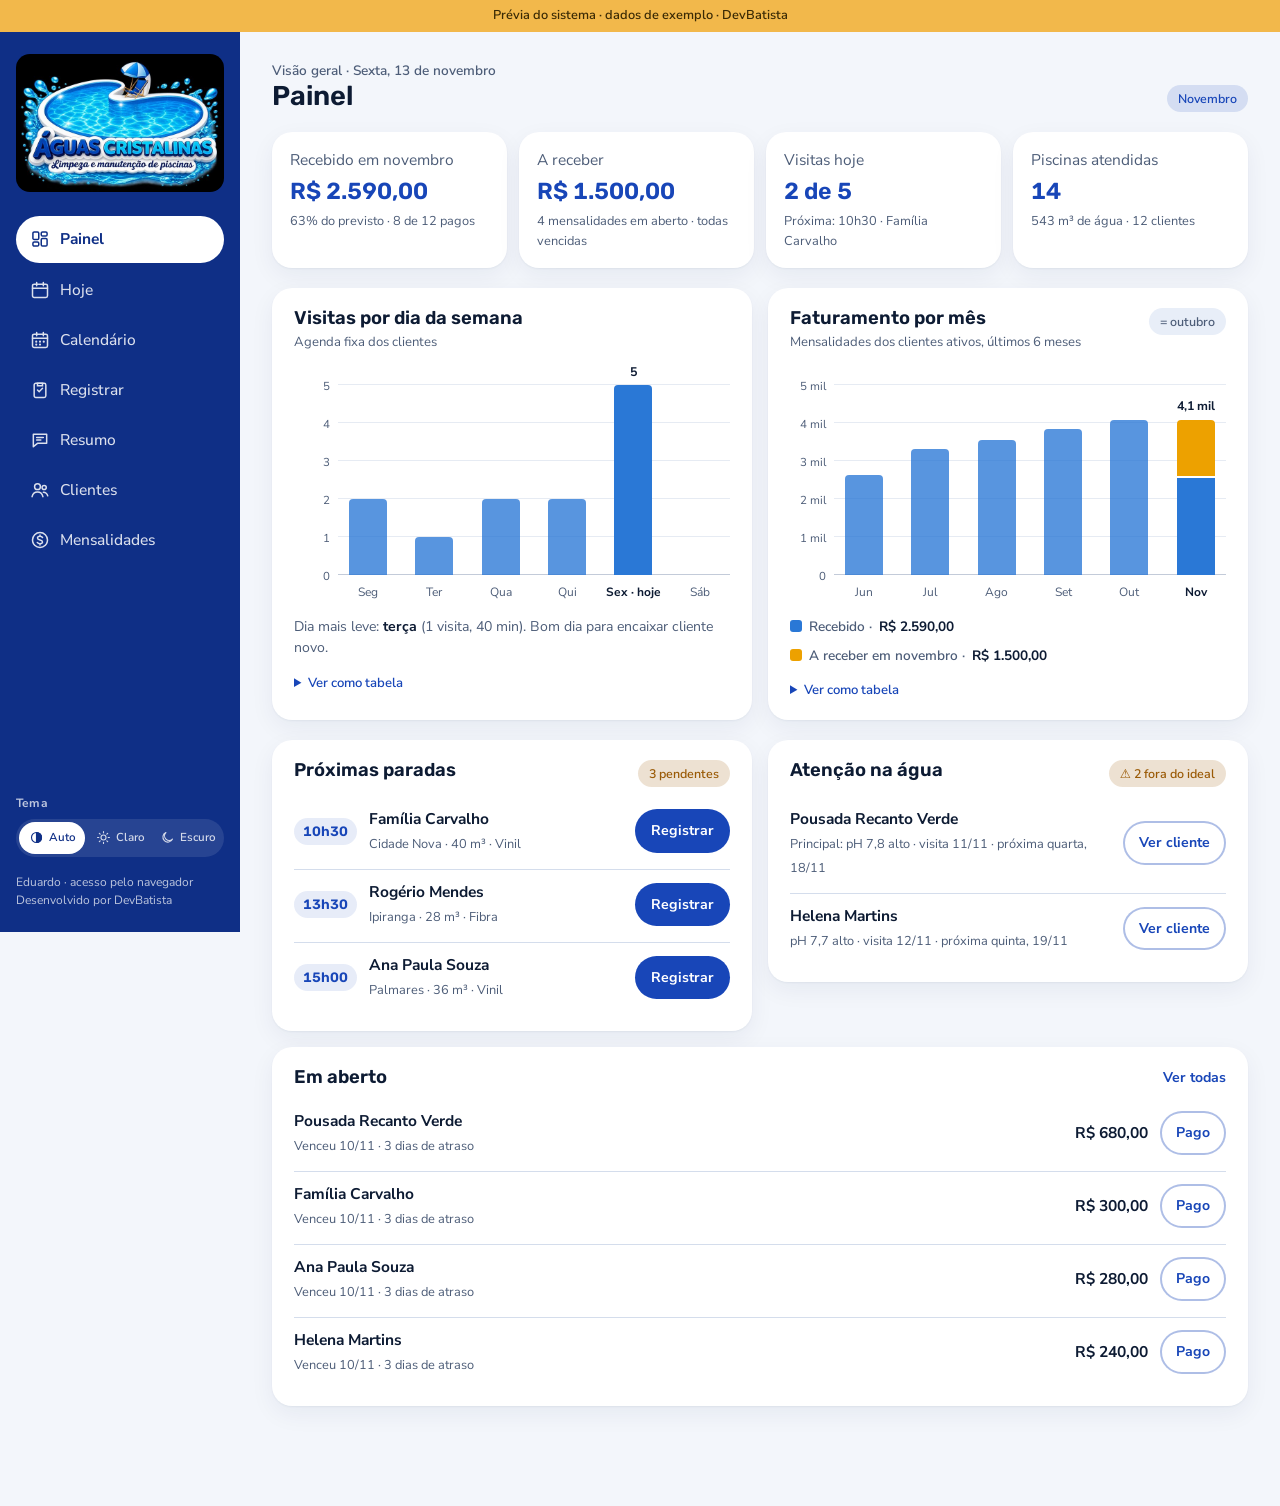
<file: sys/aguas-cristalinas/index.html>
<!doctype html>
<html lang="pt-BR">
<head>
<meta charset="utf-8">
<meta name="viewport" content="width=device-width, initial-scale=1, viewport-fit=cover">
<title>Águas Cristalinas Sistema</title>
<meta name="robots" content="noindex, nofollow">
<script>
  // Aplica o tema salvo antes de pintar a página (evita piscar o tema errado).
  try { var t = localStorage.getItem("ac-tema"); if (t === "claro") document.documentElement.dataset.theme = "light"; else if (t === "escuro") document.documentElement.dataset.theme = "dark"; } catch (e) {}
</script>
<link rel="preconnect" href="https://fonts.googleapis.com">
<link rel="preconnect" href="https://fonts.gstatic.com" crossorigin>
<link rel="stylesheet" href="https://fonts.googleapis.com/css2?family=Rubik:wght@500;600&family=Nunito+Sans:opsz,wght@6..12,400;6..12,600;6..12,700;6..12,800&display=swap">
<link rel="stylesheet" href="style.css">

</head>
<body>
<div class="demo-band">Prévia do sistema · dados de exemplo · DevBatista</div>

<header class="mobile-head">
  <span class="logo-box sm"><img src="assets/logo.jpg" alt="Águas Cristalinas" width="600" height="400"></span>
  <div class="brand-sub">Eduardo · Belo Horizonte</div>
  <div class="theme-switch compact" data-tema-grupo role="group" aria-label="Tema"></div>
</header>

<div class="app">
  <aside class="side">
    <span class="logo-box"><img src="assets/logo.jpg" alt="Águas Cristalinas" width="600" height="400"></span>
    <nav class="nav" id="nav-side" aria-label="Menu"></nav>
    <div class="side-foot"><span class="theme-label">Tema</span><div class="theme-switch" data-tema-grupo role="group" aria-label="Tema"></div>Eduardo · acesso pelo navegador<br>Desenvolvido por DevBatista</div>
  </aside>

  <main id="main" tabindex="-1"></main>
</div>

<nav class="tabbar" id="nav-tab" aria-label="Menu"></nav>
<div class="toast" id="toast" role="status" hidden></div>

<script src="app.js"></script>
  <!-- Visitas da prévia (Admin DevBatista → Marketing → Visitas do site → Prévias de clientes) -->
  <script src="https://www.devbatista.com/js/visitas.js?v=3" defer></script>
</body>
</html>
</file>
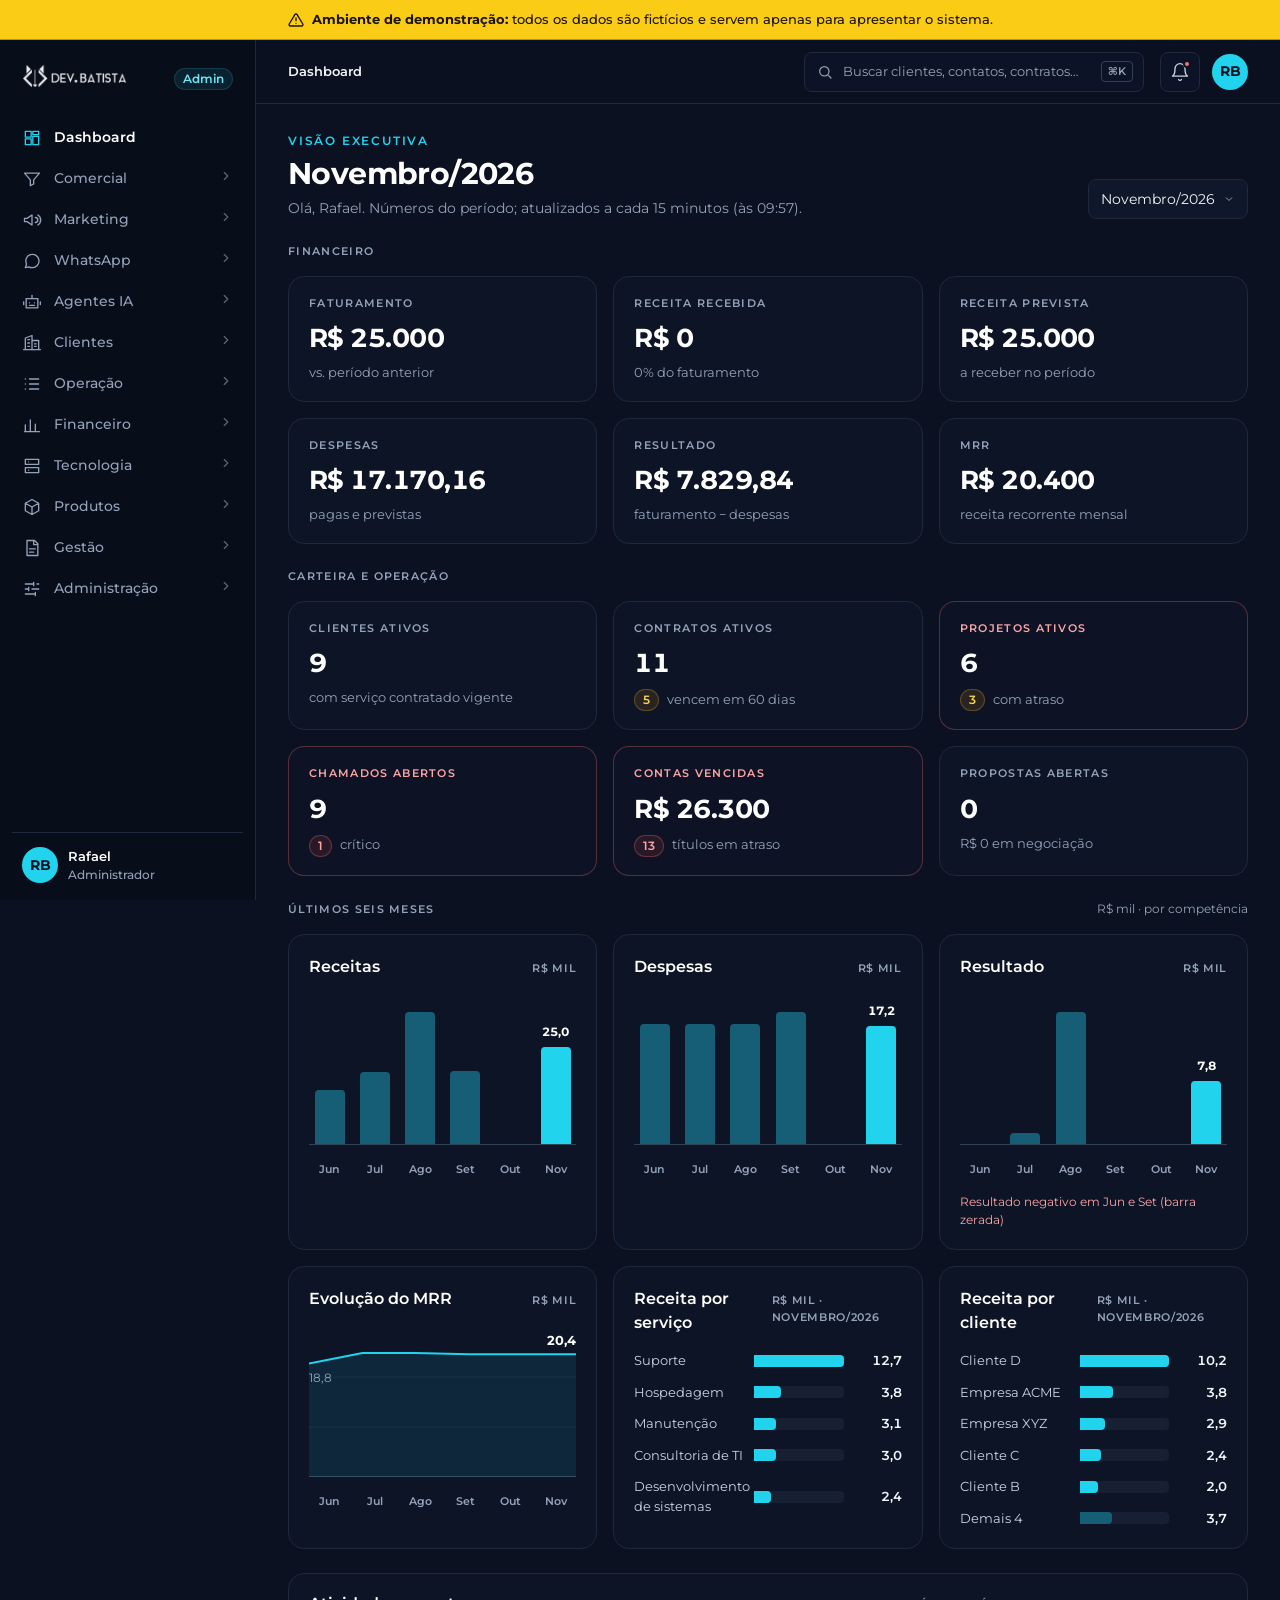
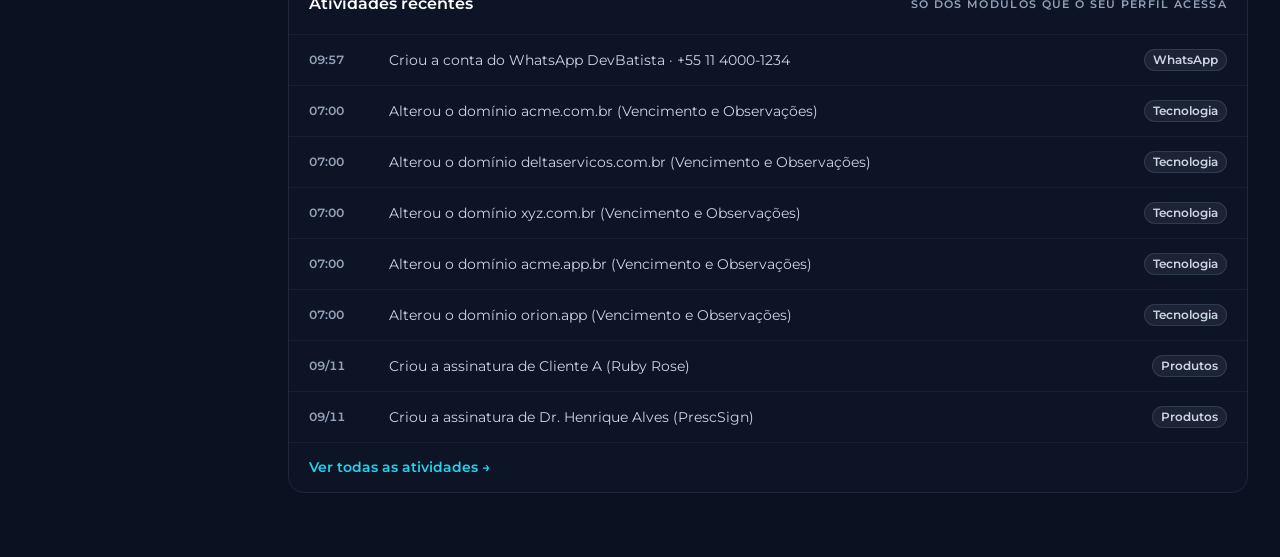
<file: sys/devbatista-admin/index.html>
<!DOCTYPE html>
<html lang="pt-BR">
<head>
<meta charset="utf-8">
<meta name="viewport" content="width=device-width,initial-scale=1">
<meta name="robots" content="noindex, nofollow">
<title>DevBatista - Admin · Preview</title>
<meta name="description" content="Demonstração navegável do Admin DevBatista, com dados fictícios.">
<meta name="theme-color" content="#0b1120">
<link rel="icon" href="assets/favicon.ico" sizes="any">
<link rel="icon" href="assets/favicon-32x32.png" type="image/png" sizes="32x32">
<link rel="apple-touch-icon" href="assets/apple-touch-icon.png" sizes="180x180">
<link rel="preconnect" href="https://fonts.googleapis.com">
<link rel="preconnect" href="https://fonts.gstatic.com" crossorigin>
<link rel="stylesheet" href="https://fonts.googleapis.com/css2?family=Montserrat:wght@400;500;600;700&display=swap">
<link rel="stylesheet" href="assets/app.css?v=202611101326">
</head>
<body>
  <div class="pv-banner" role="note"><svg width="16" height="16" viewBox="0 0 24 24" fill="none" stroke="currentColor" stroke-width="2" stroke-linecap="round" stroke-linejoin="round" aria-hidden="true"><path d="M10.3 3.9 1.8 18a2 2 0 0 0 1.7 3h17a2 2 0 0 0 1.7-3L13.7 3.9a2 2 0 0 0-3.4 0zM12 9v4M12 17h.01"/></svg><span class="pv-long"><b>Ambiente de demonstração:</b> todos os dados são fictícios e servem apenas para apresentar o sistema.</span><span class="pv-short"><b>Demonstração:</b> dados fictícios</span></div>
  <div class="app">
    <aside class="side" id="menu-lateral">
  <div class="brand">
    <a aria-label="Início" href="#/">
      <img alt="DevBatista" src="assets/logo.png">
</a>    <span class="badge b-info">Admin</span>
  </div>

  <nav aria-label="Menu principal" class="nav">
        <a class="grp" href="#/">
          <svg width="20" height="20" viewBox="0 0 24 24" fill="none" stroke="currentColor" stroke-width="1.6" stroke-linecap="round" stroke-linejoin="round" aria-hidden="true"><path d="M4 4h7v7H4zM13 4h7v4h-7zM13 10h7v10h-7zM4 13h7v7H4z"></path></svg>Dashboard
</a>        <button class="grp" type="button" aria-expanded="false" data-nav-group="">
          <svg width="20" height="20" viewBox="0 0 24 24" fill="none" stroke="currentColor" stroke-width="1.6" stroke-linecap="round" stroke-linejoin="round" aria-hidden="true"><path d="M3 5h18l-7 8v5l-4 2v-7z"></path></svg>Comercial<span class="chev"><svg width="14" height="14" viewBox="0 0 24 24" fill="none" stroke="currentColor" stroke-width="2" stroke-linecap="round" stroke-linejoin="round" aria-hidden="true"><path d="M9 6l6 6-6 6"></path></svg></span>
        </button>
        <div class="sub">
              <a class="it" href="#/commercial/leads">Leads</a>
              <a class="it" href="#/commercial/opportunities">Oportunidades</a>
              <a class="it" href="#/commercial/proposals">Propostas</a>
              <a class="it" href="#/commercial/pipeline">Pipeline</a>
        </div>
        <button class="grp" type="button" aria-expanded="false" data-nav-group="">
          <svg width="20" height="20" viewBox="0 0 24 24" fill="none" stroke="currentColor" stroke-width="1.6" stroke-linecap="round" stroke-linejoin="round" aria-hidden="true"><path d="M3 10v4h3l6 4V6L6 10zM16 9a3 3 0 010 6M19 6a7 7 0 010 12"></path></svg>Marketing<span class="chev"><svg width="14" height="14" viewBox="0 0 24 24" fill="none" stroke="currentColor" stroke-width="2" stroke-linecap="round" stroke-linejoin="round" aria-hidden="true"><path d="M9 6l6 6-6 6"></path></svg></span>
        </button>
        <div class="sub">
              <a class="it" href="#/marketing/site-visits">Visitas do site</a>
        </div>
        <button class="grp" type="button" aria-expanded="false" data-nav-group="">
          <svg width="20" height="20" viewBox="0 0 24 24" fill="none" stroke="currentColor" stroke-width="1.6" stroke-linecap="round" stroke-linejoin="round" aria-hidden="true"><path d="M4 20l1.4-4.2A8 8 0 1112 20a8 8 0 01-3.8-1z"></path></svg>WhatsApp<span class="chev"><svg width="14" height="14" viewBox="0 0 24 24" fill="none" stroke="currentColor" stroke-width="2" stroke-linecap="round" stroke-linejoin="round" aria-hidden="true"><path d="M9 6l6 6-6 6"></path></svg></span>
        </button>
        <div class="sub">
              
              <a class="it" href="#/whatsapp/conversations">Conversas<span id="whatsapp_menu_counter" class="n">2<span class="sr-only"> não lidas</span></span>
</a>
              <a class="it" href="#/whatsapp/templates">Templates</a>
        </div>
        <button class="grp" type="button" aria-expanded="false" data-nav-group="">
          <svg width="20" height="20" viewBox="0 0 24 24" fill="none" stroke="currentColor" stroke-width="1.6" stroke-linecap="round" stroke-linejoin="round" aria-hidden="true"><path d="M5 8h14v11H5zM12 4v4M9 13h.01M15 13h.01M9 16h6M2 12v3M22 12v3"></path></svg>Agentes IA<span class="chev"><svg width="14" height="14" viewBox="0 0 24 24" fill="none" stroke="currentColor" stroke-width="2" stroke-linecap="round" stroke-linejoin="round" aria-hidden="true"><path d="M9 6l6 6-6 6"></path></svg></span>
        </button>
        <div class="sub">
              <a class="it" href="#/office">Escritório</a>
              <span class="it soon" aria-disabled="true" title="Em construção">Rotinas<small>em breve</small></span>
              <a class="it" href="#/office/events">Eventos</a>
        </div>
        <button class="grp" type="button" aria-expanded="false" data-nav-group="">
          <svg width="20" height="20" viewBox="0 0 24 24" fill="none" stroke="currentColor" stroke-width="1.6" stroke-linecap="round" stroke-linejoin="round" aria-hidden="true"><path d="M4 20V6l8-3v17M12 9h8v11M2 20h20M7 8h2M7 12h2M7 16h2M15 13h2M15 16h2"></path></svg>Clientes<span class="chev"><svg width="14" height="14" viewBox="0 0 24 24" fill="none" stroke="currentColor" stroke-width="2" stroke-linecap="round" stroke-linejoin="round" aria-hidden="true"><path d="M9 6l6 6-6 6"></path></svg></span>
        </button>
        <div class="sub">
              <a class="it" href="#/customers/companies">Empresas</a>
              <a class="it" href="#/customers/contacts">Contatos</a>
              <a class="it" href="#/customers/contracts">Contratos</a>
              <a class="it" href="#/customers/customer-services">Serviços contratados</a>
        </div>
        <button class="grp" type="button" aria-expanded="false" data-nav-group="">
          <svg width="20" height="20" viewBox="0 0 24 24" fill="none" stroke="currentColor" stroke-width="1.6" stroke-linecap="round" stroke-linejoin="round" aria-hidden="true"><path d="M9 6h11M9 12h11M9 18h11M4 6h.01M4 12h.01M4 18h.01"></path></svg>Operação<span class="chev"><svg width="14" height="14" viewBox="0 0 24 24" fill="none" stroke="currentColor" stroke-width="2" stroke-linecap="round" stroke-linejoin="round" aria-hidden="true"><path d="M9 6l6 6-6 6"></path></svg></span>
        </button>
        <div class="sub">
              <a class="it" href="#/operations/projects">Projetos</a>
              <a class="it" href="#/operations/tasks">Tarefas</a>
              <a class="it" href="#/operations/tickets">Suporte</a>
              <a class="it" href="#/operations/time-entries">Horas trabalhadas</a>
        </div>
        <button class="grp" type="button" aria-expanded="false" data-nav-group="">
          <svg width="20" height="20" viewBox="0 0 24 24" fill="none" stroke="currentColor" stroke-width="1.6" stroke-linecap="round" stroke-linejoin="round" aria-hidden="true"><path d="M4 20V12M10 20V6M16 20v-9M21 20H3"></path></svg>Financeiro<span class="chev"><svg width="14" height="14" viewBox="0 0 24 24" fill="none" stroke="currentColor" stroke-width="2" stroke-linecap="round" stroke-linejoin="round" aria-hidden="true"><path d="M9 6l6 6-6 6"></path></svg></span>
        </button>
        <div class="sub">
              <a class="it" href="#/finance">Dashboard financeiro</a>
              <a class="it" href="#/finance/revenues">Receitas</a>
              <a class="it" href="#/finance/expenses">Despesas</a>
              <a class="it" href="#/finance/receivables">Contas a receber</a>
              <a class="it" href="#/finance/payables">Contas a pagar</a>
              <a class="it" href="#/finance/recurrences">Recorrências</a>
              <a class="it" href="#/finance/invoices">Notas fiscais</a>
              <a class="it" href="#/finance/billing-connections">Conexões de cobrança</a>
        </div>
        <button class="grp" type="button" aria-expanded="false" data-nav-group="">
          <svg width="20" height="20" viewBox="0 0 24 24" fill="none" stroke="currentColor" stroke-width="1.6" stroke-linecap="round" stroke-linejoin="round" aria-hidden="true"><path d="M4 4h16v6H4zM4 14h16v6H4zM8 7h.01M8 17h.01"></path></svg>Tecnologia<span class="chev"><svg width="14" height="14" viewBox="0 0 24 24" fill="none" stroke="currentColor" stroke-width="2" stroke-linecap="round" stroke-linejoin="round" aria-hidden="true"><path d="M9 6l6 6-6 6"></path></svg></span>
        </button>
        <div class="sub">
              <a class="it" href="#/technology/apps">Aplicações</a>
              <a class="it" href="#/technology/servers">Servidores</a>
              <a class="it" href="#/technology/domains">Domínios</a>
              <a class="it" href="#/technology/databases">Bancos de dados</a>
              <a class="it" href="#/technology/integrations">Integrações</a>
              <a class="it" href="#/technology/external-services">Serviços externos</a>
        </div>
        <button class="grp" type="button" aria-expanded="false" data-nav-group="">
          <svg width="20" height="20" viewBox="0 0 24 24" fill="none" stroke="currentColor" stroke-width="1.6" stroke-linecap="round" stroke-linejoin="round" aria-hidden="true"><path d="M12 3l8 4.5v9L12 21l-8-4.5v-9zM4 7.5l8 4.5 8-4.5M12 12v9"></path></svg>Produtos<span class="chev"><svg width="14" height="14" viewBox="0 0 24 24" fill="none" stroke="currentColor" stroke-width="2" stroke-linecap="round" stroke-linejoin="round" aria-hidden="true"><path d="M9 6l6 6-6 6"></path></svg></span>
        </button>
        <div class="sub">
              <a class="it" href="#/products">Produtos próprios</a>
              <a class="it" href="#/products/subscriptions">Assinaturas</a>
              <a class="it" href="#/products/indicators">Indicadores</a>
        </div>
        <button class="grp" type="button" aria-expanded="false" data-nav-group="">
          <svg width="20" height="20" viewBox="0 0 24 24" fill="none" stroke="currentColor" stroke-width="1.6" stroke-linecap="round" stroke-linejoin="round" aria-hidden="true"><path d="M6 3h9l4 4v14H6zM14 3v5h5M9 13h7M9 17h5"></path></svg>Gestão<span class="chev"><svg width="14" height="14" viewBox="0 0 24 24" fill="none" stroke="currentColor" stroke-width="2" stroke-linecap="round" stroke-linejoin="round" aria-hidden="true"><path d="M9 6l6 6-6 6"></path></svg></span>
        </button>
        <div class="sub">
              <a class="it" href="#/management/suppliers">Fornecedores</a>
              <a class="it" href="#/management/documents">Documentos</a>
              <a class="it" href="#/management/reports">Relatórios</a>
              <a class="it" href="#/management/indicators">Indicadores</a>
              <a class="it" href="#/management/profitability">Rentabilidade</a>
        </div>
        <button class="grp" type="button" aria-expanded="false" data-nav-group="">
          <svg width="20" height="20" viewBox="0 0 24 24" fill="none" stroke="currentColor" stroke-width="1.6" stroke-linecap="round" stroke-linejoin="round" aria-hidden="true"><path d="M4 6h10M18 6h2M4 12h4M12 12h8M4 18h12M14 4v4M8 10v4M16 16v4"></path></svg>Administração<span class="chev"><svg width="14" height="14" viewBox="0 0 24 24" fill="none" stroke="currentColor" stroke-width="2" stroke-linecap="round" stroke-linejoin="round" aria-hidden="true"><path d="M9 6l6 6-6 6"></path></svg></span>
        </button>
        <div class="sub">
              <a class="it" href="#/admin/users">Usuários</a>
              <a class="it" href="#/admin/permissions">Permissões</a>
              <a class="it" href="#/admin/logs">Logs</a>
              <a class="it" href="#/admin/settings">Configurações</a>
              <a class="it" href="#/admin/service-catalog">Catálogo de serviços</a>
        </div>
  </nav>

  <div class="me">
    <span class="avatar">RB</span>
    <div>Rafael<small>Administrador</small></div>
  </div>
</aside>
    <div class="main">
      <header class="top">
  <button class="icon-btn ghost menu-btn" type="button" aria-label="Abrir menu" aria-controls="menu-lateral" data-nav-toggle=""><svg width="22" height="22" viewBox="0 0 24 24" fill="none" stroke="currentColor" stroke-width="1.8" stroke-linecap="round" stroke-linejoin="round" aria-hidden="true"><path d="M4 6h16M4 12h16M4 18h16"></path></svg></button>
  <div class="crumb"></div>
  <button class="search-trigger" type="button" data-search-open="" aria-label="Busca global (⌘K)"><svg width="16" height="16" viewBox="0 0 24 24" fill="none" stroke="currentColor" stroke-width="1.8" stroke-linecap="round" stroke-linejoin="round" aria-hidden="true"><path d="M11 18a7 7 0 100-14 7 7 0 000 14zM21 21l-4.3-4.3"></path></svg><span>Buscar clientes, contatos, contratos…</span><span class="kbd">⌘K</span></button>

  <div class="user-menu notif-menu">
    <button class="icon-btn" id="notifications_bell_button" type="button" aria-label="Notificações, 40 não lidas" aria-haspopup="true" aria-expanded="false" data-popover-toggle="notificacoes-pop"><svg width="20" height="20" viewBox="0 0 24 24" fill="none" stroke="currentColor" stroke-width="1.6" stroke-linecap="round" stroke-linejoin="round" aria-hidden="true"><path d="M6 8a6 6 0 1112 0c0 7 3 9 3 9H3s3-2 3-9M10.3 21a1.9 1.9 0 003.4 0"></path></svg><span class="dot"></span></button>

    <div class="popover notif-pop" id="notificacoes-pop" role="dialog" aria-label="Notificações">
      <div class="card-head"><h2>Notificações</h2><a style="font-size:13px;font-weight:600" href="#/notifications">Ver todas</a></div>
      <div id="notifications_bell_list">
    <a class="notif notif-row" data-turbo-method="patch" data-turbo-frame="_top" href="#" data-off="action">
      <i class="warn"></i><div>Domínio xyz.com.br (Empresa XYZ) vence em 23 dias<small>09/11/2026 15:02 · Domínios vencendo</small></div>
</a>    <a class="notif notif-row" data-turbo-method="patch" data-turbo-frame="_top" href="#" data-off="action">
      <i class="crit"></i><div>Domínio lojaacme.com.br (Empresa ACME) venceu em 14/10/2026 sem renovação registrada<small>09/11/2026 15:02 · Domínios vencendo</small></div>
</a>    <a class="notif notif-row" data-turbo-method="patch" data-turbo-frame="_top" href="#" data-off="action">
      <i class="crit"></i><div>Domínio orion.app (Empresa Orion) venceu em 05/11/2026 sem renovação registrada<small>09/11/2026 15:02 · Domínios vencendo</small></div>
</a>    <a class="notif notif-row" data-turbo-method="patch" data-turbo-frame="_top" href="#" data-off="action">
      <i class="warn"></i><div>Conta a pagar vencida: Silva &amp; Associados · Honorários contábeis · R$ 650 (venceu 20/09)<small>09/11/2026 15:02 · Contas a pagar vencidas</small></div>
</a>    <a class="notif notif-row" data-turbo-method="patch" data-turbo-frame="_top" href="#" data-off="action">
      <i class="warn"></i><div>Conta a pagar vencida: Diego Rocha (PJ) · Desenvolvimento · R$ 5.800 (venceu 30/09)<small>09/11/2026 15:02 · Contas a pagar vencidas</small></div>
</a>  
</div>

    </div>
  </div>

  <div class="user-menu user-menu-avatar">
    <button class="avatar" type="button" aria-label="Rafael Batista, Administrador" aria-haspopup="true" aria-expanded="false" data-popover-toggle="menu-usuario">RB</button>
    <div class="popover user-pop" id="menu-usuario" role="menu">
      <div class="card-head">
        <div>
          <h2>Rafael Batista</h2>
          <span class="caption">rafael@devbatista.com · Administrador</span>
        </div>
      </div>
        <button class="notif signout" type="button" role="menuitemcheckbox" data-controller="whatsapp-sound-toggle" data-action="whatsapp-sound-toggle#toggle">
          <svg width="16" height="16" viewBox="0 0 24 24" fill="none" stroke="currentColor" stroke-width="1.8" stroke-linecap="round" stroke-linejoin="round" aria-hidden="true"><path d="M6 8a6 6 0 1112 0c0 7 3 9 3 9H3s3-2 3-9M10.3 21a1.9 1.9 0 003.4 0"></path></svg><span>Som dos avisos do WhatsApp: <b data-whatsapp-sound-toggle-target="state">desligado</b></span>
        </button>
      <a class="notif signout" role="menuitem" href="#/account/password">
        <svg width="16" height="16" viewBox="0 0 24 24" fill="none" stroke="currentColor" stroke-width="1.8" stroke-linecap="round" stroke-linejoin="round" aria-hidden="true"><path d="M6 11h12v10H6zM8 11V7a4 4 0 118 0v4"></path></svg><span>Alterar senha</span>
</a>      <form data-turbo="false" class="button_to" action="#"><input type="hidden" name="_method" value="delete"><button class="notif signout" role="menuitem" type="submit">
        <svg width="16" height="16" viewBox="0 0 24 24" fill="none" stroke="currentColor" stroke-width="1.8" stroke-linecap="round" stroke-linejoin="round" aria-hidden="true"><path d="M15 4h4v16h-4M10 8l-4 4 4 4M6 12h10"></path></svg><span>Sair</span>
</button></form>    </div>
  </div>
</header>
      <main class="content" id="conteudo"><div class="drawer-body caption">Carregando…</div></main>
    </div>
  </div>
  <div class="overlay" data-overlay></div>
  <div class="palette" role="dialog" aria-label="Busca global" data-palette="" data-url="">
      <form class="palette-input" action="#" data-turbo="false" data-get="/search">
        <svg width="18" height="18" viewBox="0 0 24 24" fill="none" stroke="currentColor" stroke-width="1.8" stroke-linecap="round" stroke-linejoin="round" aria-hidden="true"><path d="M11 18a7 7 0 100-14 7 7 0 000 14zM21 21l-4.3-4.3"></path></svg>
        <input type="search" name="q" placeholder="Buscar em clientes, contratos, projetos, chamados e propostas" aria-label="Termo de busca" autocomplete="off" data-palette-input="">
        <span class="kbd">Esc</span>
      </form>
      <div class="palette-results" data-palette-results="" style="max-height:52vh;overflow-y:auto;padding-bottom:8px"><div class="palette-group">Digite pelo menos 2 letras</div></div>
      <div class="palette-foot"><span>↑↓ navegar</span><span>Enter abrir</span><a style="margin-left:auto;font-weight:600" data-palette-all="true" href="#/search">Ver todos os resultados</a></div>
    </div>
  <aside class="drawer" id="drawer" role="dialog" aria-modal="true" aria-label="Formulário">
      <turbo-frame id="drawer-frame"><div class="drawer-body caption">Carregando…</div></turbo-frame>
    </aside>
  <div class="pv-toast" role="status" aria-live="polite" data-toast></div>
  <script src="assets/pages.js?v=202611101326"></script>
  <script src="assets/app.js?v=202611101326"></script>
  <!-- Visitas da prévia (Admin DevBatista → Marketing → Visitas do site → Prévias de clientes) -->
  <script src="https://www.devbatista.com/js/visitas.js?v=3" defer></script>
</body>
</html>
</file>
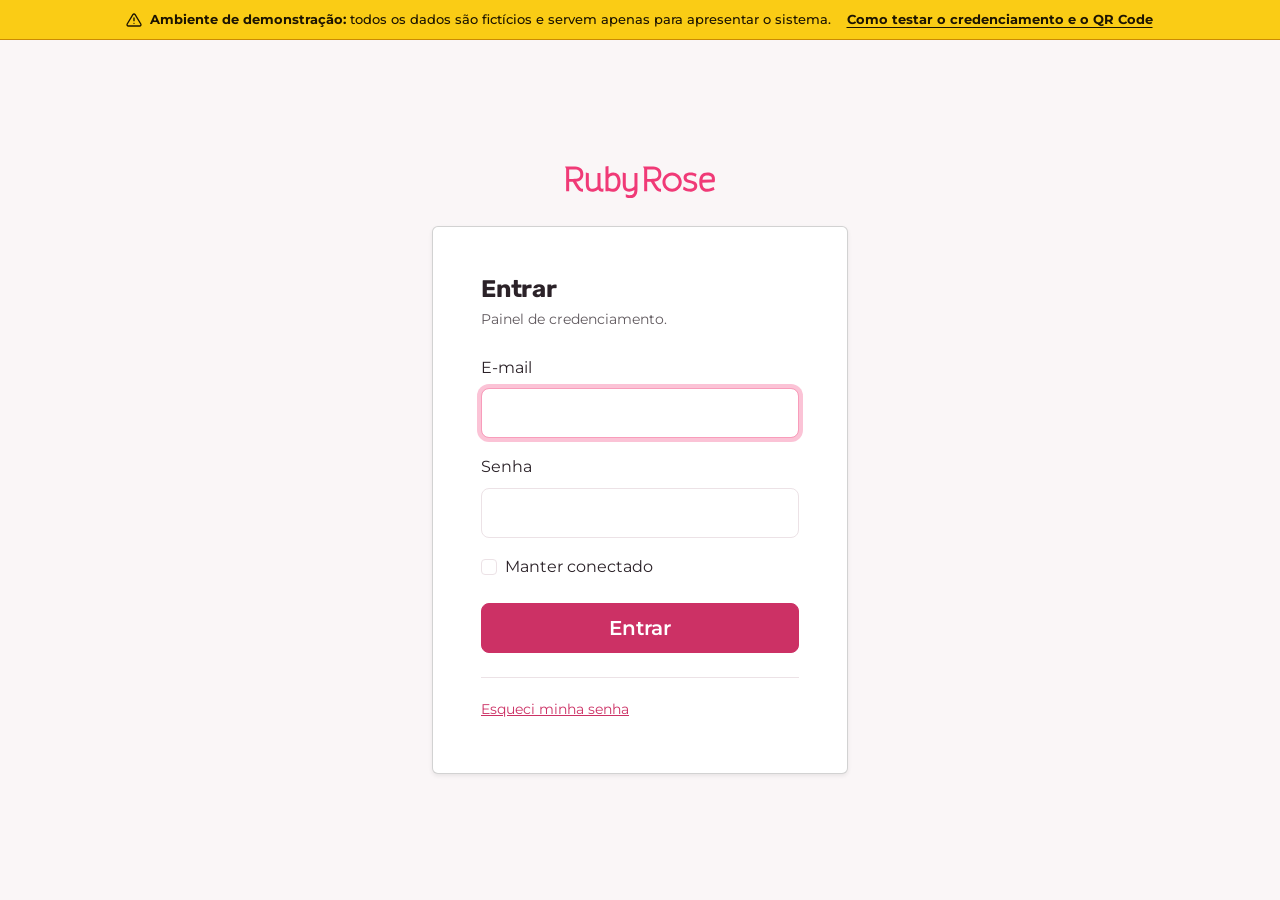
<file: sys/rubyrose-eventos/index.html>
<!DOCTYPE html>
<html lang="pt-BR" data-pv-part="admin">
<head>
<meta charset="utf-8">
<meta name="viewport" content="width=device-width,initial-scale=1">
<meta name="robots" content="noindex, nofollow">
<title>Credenciamento - Ruby Rose · Preview</title>
<meta name="description" content="Demonstração navegável do RubyRose Eventos: painel, página do evento e portaria, com dados fictícios.">
<link rel="icon" href="assets/icon.png?v=202611101951" type="image/png">
<link rel="icon" href="assets/icon.svg?v=202611101951" type="image/svg+xml">
<link rel="apple-touch-icon" href="assets/icon.png?v=202611101951">
<link rel="stylesheet" href="assets/admin.css?v=202611101951">
<link rel="stylesheet" href="assets/kit.css?v=202611101951">
<script src="assets/demo-data.js?v=202611101951"></script>
<script src="assets/demo-api.js?v=202611101951"></script>
</head>
<body>
<div id="app"></div>
<script src="assets/pages.js?v=202611101951"></script>
<script src="assets/qr.js?v=202611101951"></script>
<script src="assets/kit.js?v=202611101951"></script>
<script src="assets/admin.js?v=202611101951"></script>
  <!-- Visitas da prévia (Admin DevBatista → Marketing → Visitas do site → Prévias de clientes) -->
  <script src="https://www.devbatista.com/js/visitas.js?v=3" defer></script>
</body>
</html>
</file>
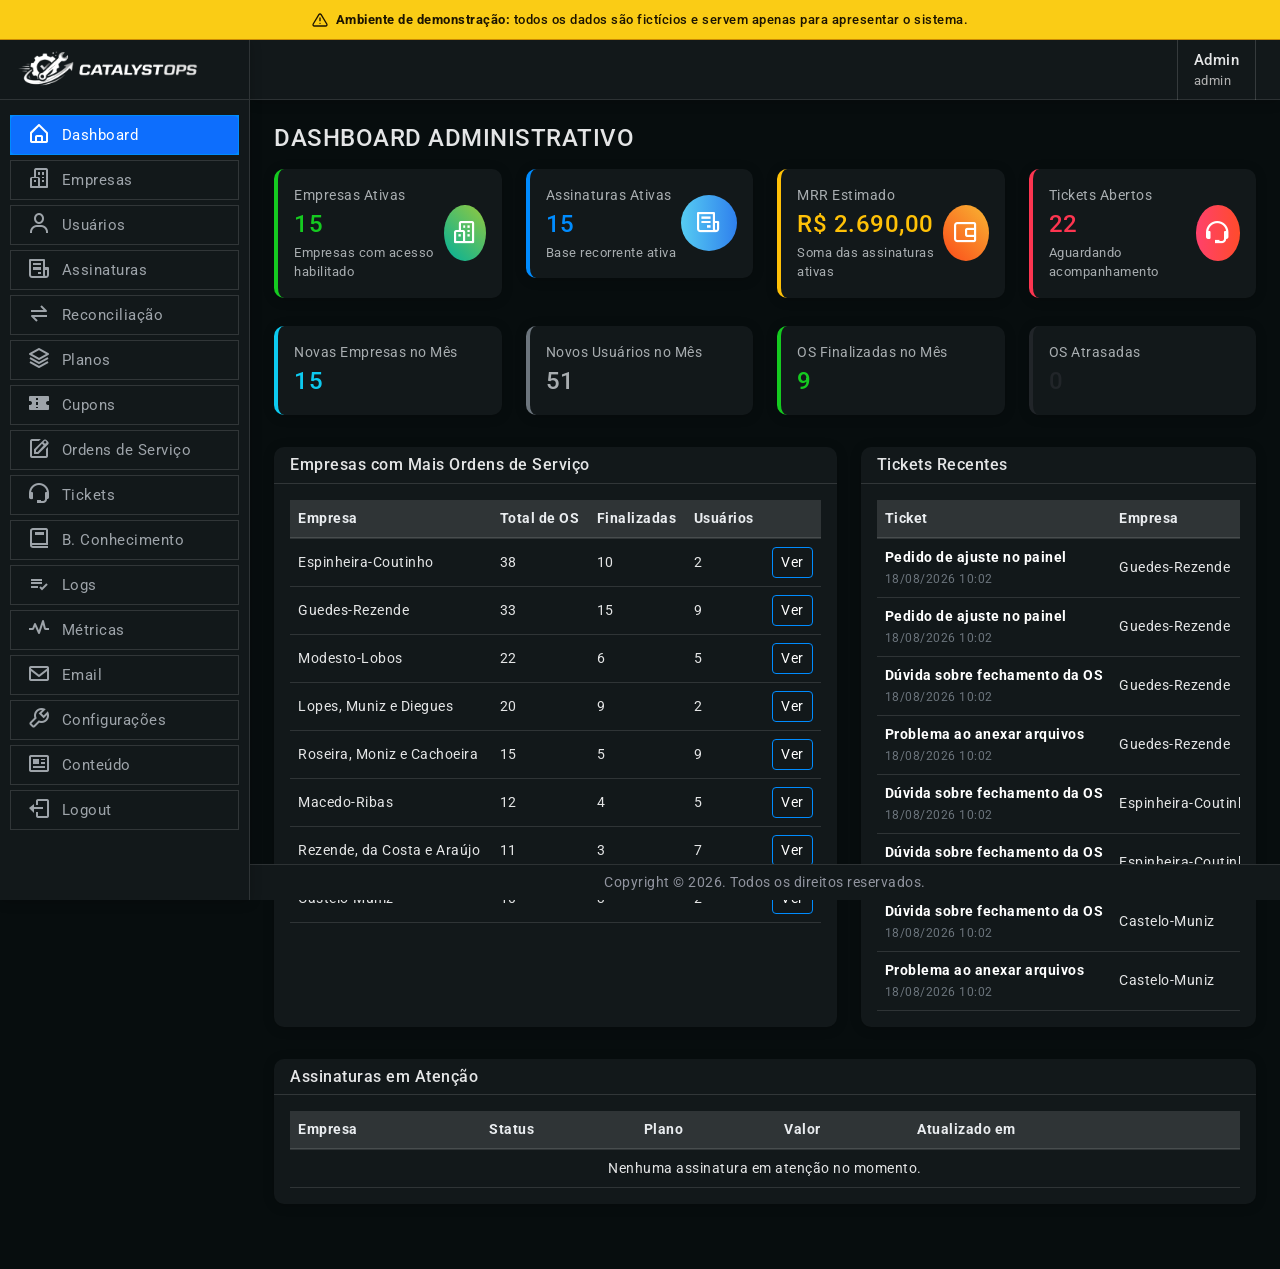
<file: sys/catalystops/admin/index.html>
<!DOCTYPE html>
<html lang="pt-BR" class="dark-theme">
<head>
<meta charset="utf-8">
<meta name="viewport" content="width=device-width, initial-scale=1">
<meta name="robots" content="noindex, nofollow">
<title>CatalystOps - Admin · Preview</title>
<meta name="description" content="Demonstração navegável do backoffice do CatalystOps, com dados fictícios.">
<link rel="icon" href="assets/img/favicon-32x32.png" type="image/png">
<link rel="preconnect" href="https://fonts.googleapis.com">
<link rel="preconnect" href="https://fonts.gstatic.com" crossorigin>
<link rel="stylesheet" href="https://fonts.googleapis.com/css2?family=Roboto:wght@400;500&display=swap">
<link rel="stylesheet" href="assets/app.css?v=de24e33901">
</head>
<body>
  <div class="pv-banner" role="note"><svg width="16" height="16" viewBox="0 0 24 24" fill="none" stroke="currentColor" stroke-width="2" stroke-linecap="round" stroke-linejoin="round" aria-hidden="true"><path d="M10.3 3.9 1.8 18a2 2 0 0 0 1.7 3h17a2 2 0 0 0 1.7-3L13.7 3.9a2 2 0 0 0-3.4 0zM12 9v4M12 17h.01"/></svg><span class="pv-long"><b>Ambiente de demonstração:</b> todos os dados são fictícios e servem apenas para apresentar o sistema.</span><span class="pv-short"><b>Demonstração:</b> dados fictícios</span></div>
  <div class="wrapper">
    <div id="sidebar" data-turbo-permanent="" data-controller="scrollbar" class="sidebar-wrapper js-perfect-scrollbar">
  <div class="sidebar-header">
    <div>
      <img class="logo-icon" alt="logo icon" src="assets/img/logo-img.png">
    </div>
  </div>

  
  <ul class="metismenu" id="menu" style="position: relative; z-index: 10;">

    
    <li class="list-group-item">
      <a href="#/">
        <div class="parent-icon"><i class="bx bx-home-alt"></i></div>
        <div class="menu-title">Dashboard</div>
</a>    </li>

    
      <li class="list-group-item">
        <a href="#/companies">
          <div class="parent-icon"><i class="bx bx-buildings"></i></div>
          <div class="menu-title">Empresas</div>
</a>      </li>

    
      <li class="list-group-item">
        <a href="#/users">
          <div class="parent-icon"><i class="bx bx-user"></i></div>
          <div class="menu-title">Usuários</div>
</a>      </li>

    
    <li class="list-group-item">
      <a href="#/subscriptions">
        <div class="parent-icon"><i class="bx bx-receipt"></i></div>
        <div class="menu-title">Assinaturas</div>
</a>    </li>

    
    <li class="list-group-item">
      <a href="#/subscription_reconciliation_events">
        <div class="parent-icon"><i class="bx bx-transfer-alt"></i></div>
        <div class="menu-title">Reconciliação</div>
</a>    </li>

    
    <li class="list-group-item">
      <a href="#/plans">
        <div class="parent-icon"><i class="bx bx-layer"></i></div>
        <div class="menu-title">Planos</div>
</a>    </li>

    
    <li class="list-group-item">
      <a href="#/coupons">
        <div class="parent-icon"><i class="bx bxs-coupon"></i></div>
        <div class="menu-title">Cupons</div>
</a>    </li>

    
      <li class="list-group-item">
        <a href="#/order_services">
          <div class="parent-icon"><i class="bx bx-edit"></i></div>
          <div class="menu-title">Ordens de Serviço</div>
</a>      </li>

    
    <li class="list-group-item">
      <a href="#/tickets">
        <div class="parent-icon"><i class="bx bx-support"></i></div>
        <div class="menu-title">Tickets</div>
</a>    </li>

    
    <li class="list-group-item">
      <a href="#/knowledge_base_articles">
        <div class="parent-icon"><i class="bx bx-book"></i></div>
        <div class="menu-title">B. Conhecimento</div>
</a>    </li>

    
    <li class="list-group-item">
      <a href="#/logs">
        <div class="parent-icon"><i class="bx bx-list-check"></i></div>
        <div class="menu-title">Logs</div>
</a>    </li>

    
    <li class="list-group-item">
      <a href="#/metrics">
        <div class="parent-icon"><i class="bx bx-pulse"></i></div>
        <div class="menu-title">Métricas</div>
</a>    </li>

    
    <li class="list-group-item">
      <a href="#/email">
        <div class="parent-icon"><i class="bx bx-envelope"></i></div>
        <div class="menu-title">Email</div>
</a>    </li>

      

    
    <li class="list-group-item">
      <a href="#/configurations">
        <div class="parent-icon"><i class="bx bx-wrench"></i></div>
        <div class="menu-title">Configurações</div>
</a>    </li>

    
    <li class="list-group-item">
      <a href="#" data-off="">
        <div class="parent-icon"><i class="bx bx-news"></i></div>
        <div class="menu-title">Conteúdo</div>
</a>    </li>

    
    <li class="list-group-item">
      <a class="js-logout" href="#" data-off="action">
        <div class="parent-icon"><i class="bx bx-log-out"></i></div>
        <div class="menu-title">Logout</div>
</a>    </li>

  </ul>
  

</div>
    <header>
  <div class="topbar d-flex align-items-center">
    <nav class="navbar navbar-expand gap-3">
      <div class="mobile-toggle-menu"><i class="bx bx-menu"></i>
      </div>

      <div class="top-menu ms-auto">
      </div>
      <div class="user-box dropdown px-3">
        <div class="user-info">
          <p class="user-name mb-0">Admin</p>
          <p class="designattion mb-0">admin</p>
        </div>
      </div>
    </nav>
  </div>
</header>
    <div id="pv-content"><div class="page-wrapper"><div class="page-content">Carregando…</div></div></div>
  </div>
  <footer class="page-footer">
  <p class="mb-0">Copyright © 2026. Todos os direitos reservados.</p>
</footer>
  <div class="pv-toast" role="status" aria-live="polite" data-toast></div>
  <script>window.PREVIEW_CONFIG={"area":"admin","title":"CatalystOps - Admin","now":"2026-08-21T10:00:00-03:00","allowed":["page","status","role","category","audience","benefit_type","result_status","source_job","divergent","resolved","period","source","action_name","company_id"],"lazy":{}};</script>
  <script src="assets/pages.js?v=de24e33901"></script>
  <script src="assets/js/jquery.min.js?v=de24e33901"></script>
  <script src="assets/js/bootstrap.bundle.min.js?v=de24e33901"></script>
  <script src="assets/js/metisMenu.min.js?v=de24e33901"></script>
  <script src="assets/js/perfect-scrollbar.js?v=de24e33901"></script>
  <script src="assets/js/select2.min.js?v=de24e33901"></script>
  <script src="assets/app.js?v=de24e33901"></script>
  <!-- Visitas da prévia (Admin DevBatista → Marketing → Visitas do site → Prévias de clientes) -->
  <script src="https://www.devbatista.com/js/visitas.js?v=3" defer></script>
</body>
</html>
</file>
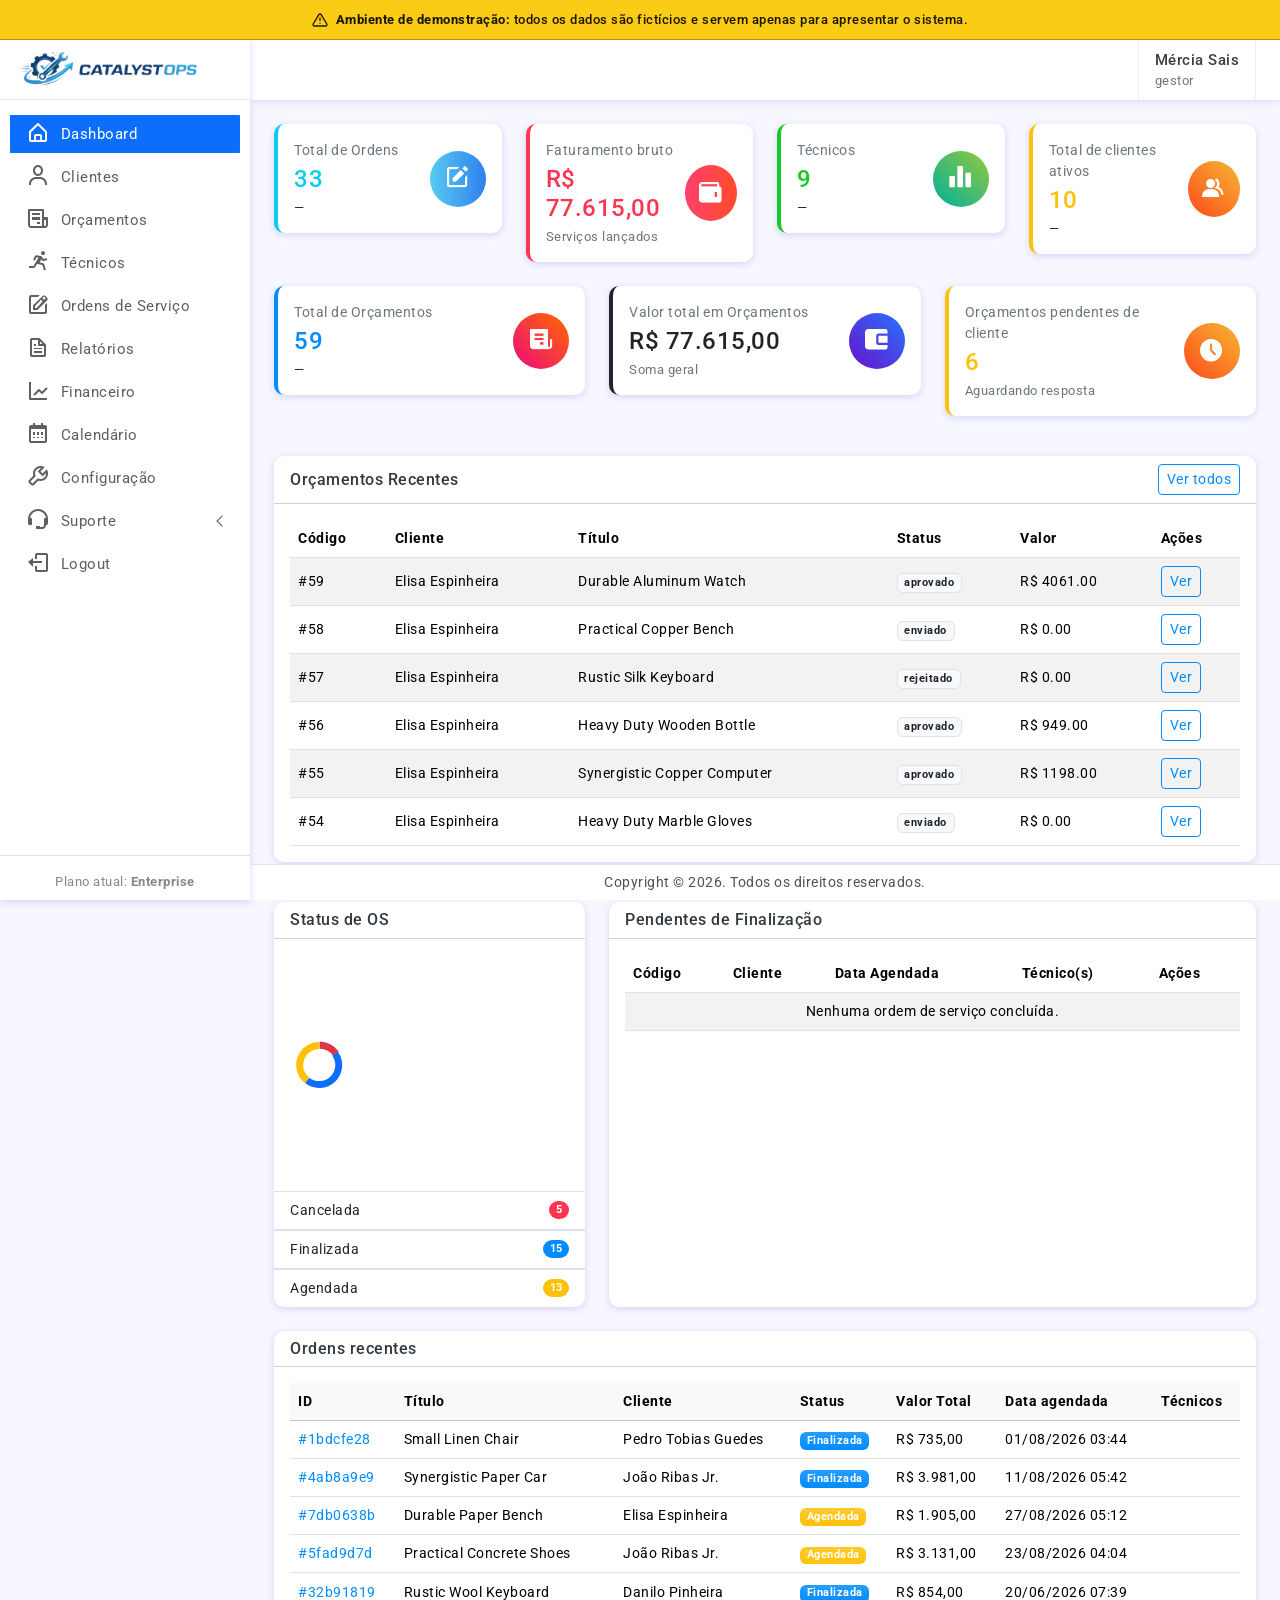
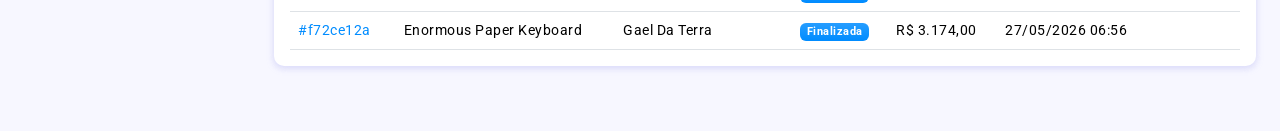
<file: sys/catalystops/app/index.html>
<!DOCTYPE html>
<html lang="pt-BR" class="">
<head>
<meta charset="utf-8">
<meta name="viewport" content="width=device-width, initial-scale=1">
<meta name="robots" content="noindex, nofollow">
<title>CatalystOps · Preview</title>
<meta name="description" content="Demonstração navegável do painel do CatalystOps para empresas de serviços técnicos, com dados fictícios.">
<link rel="icon" href="assets/img/favicon-32x32.png" type="image/png">
<link rel="preconnect" href="https://fonts.googleapis.com">
<link rel="preconnect" href="https://fonts.gstatic.com" crossorigin>
<link rel="stylesheet" href="https://fonts.googleapis.com/css2?family=Roboto:wght@400;500&display=swap">
<link rel="stylesheet" href="assets/app.css?v=2bb798c8cb">
</head>
<body>
  <div class="pv-banner" role="note"><svg width="16" height="16" viewBox="0 0 24 24" fill="none" stroke="currentColor" stroke-width="2" stroke-linecap="round" stroke-linejoin="round" aria-hidden="true"><path d="M10.3 3.9 1.8 18a2 2 0 0 0 1.7 3h17a2 2 0 0 0 1.7-3L13.7 3.9a2 2 0 0 0-3.4 0zM12 9v4M12 17h.01"/></svg><span class="pv-long"><b>Ambiente de demonstração:</b> todos os dados são fictícios e servem apenas para apresentar o sistema.</span><span class="pv-short"><b>Demonstração:</b> dados fictícios</span></div>
  <div class="wrapper">
    <div id="sidebar" data-turbo-permanent="" data-controller="scrollbar" class="sidebar-wrapper js-perfect-scrollbar">
  <div class="sidebar-header">
    <div>
      <img class="logo-icon" alt="logo icon" src="assets/img/logo-img.png">
    </div>
  </div>
  
  <ul class="metismenu" id="menu" style="position: relative; z-index: 10;">
    <li id="onboarding-tour-dashboard-menu" class="list-group-item">
      <a href="#/">
      <div class="parent-icon"><i class="bx bx-home-alt"></i></div>
      <div class="menu-title">Dashboard</div>
</a>    </li>

    <li id="onboarding-tour-clients-menu" class="list-group-item">
      <a href="#/clients">
      <div class="parent-icon"><i class="bx bx-user"></i></div>
      <div class="menu-title">Clientes</div>
</a>    </li>

    <li id="onboarding-tour-budgets-menu" class="list-group-item">
      <a href="#/budgets">
      <div class="parent-icon"><i class="bx bx-receipt"></i></div>
      <div class="menu-title">Orçamentos</div>
</a>    </li>

    <li id="onboarding-tour-technicians-menu" class="list-group-item">
      <a href="#/technicians">
      <div class="parent-icon"><i class="bx bx-run"></i></div>
      <div class="menu-title">Técnicos</div>
</a>    </li>

    <li id="onboarding-tour-order-services-menu" class="list-group-item">
      <a href="#/order_services">
      <div class="parent-icon"><i class="bx bx-edit"></i></div>
      <div class="menu-title">Ordens de Serviço</div>
</a>    </li>

    <li id="onboarding-tour-reports-menu" class="list-group-item">
      <a href="#/reports">
      <div class="parent-icon"><i class="bx bx-file"></i></div>
      <div class="menu-title">Relatórios</div>
</a>    </li>

    <li id="onboarding-tour-financial-menu" class="list-group-item">
      <a href="#/financial">
      <div class="parent-icon"><i class="bx bx-line-chart"></i></div>
      <div class="menu-title">Financeiro</div>
</a>    </li>
    
    <li id="onboarding-tour-calendar-menu" class="list-group-item">
      <a href="#/calendar">
      <div class="parent-icon"><i class="bx bx-calendar"></i></div>
      <div class="menu-title">Calendário</div>
</a>    </li>

    <li id="onboarding-tour-configurations-menu" class="list-group-item">
      <a href="#/configurations">
      <div class="parent-icon"><i class="bx bx-wrench"></i></div>
      <div class="menu-title">Configuração</div>
</a>    </li>

    <li id="onboarding-tour-support-menu" class="list-group-item">
      <a href="javascript:;" class="has-arrow">
        <div class="parent-icon"><i class="bx bx-support"></i></div>
        <div class="menu-title">Suporte</div>
      </a>
      <ul>
          <li>
            <a href="#/support">
              <i class="bx bx-home-circle"></i>Visão geral
</a>          </li>
          <li>
            <a href="#/support?section=tickets">
              <i class="bx bx-conversation"></i>Tickets
</a>          </li>
          <li>
            <a href="#/support?section=knowledge_base">
              <i class="bx bx-book-open"></i>Base de conhecimento
</a>          </li>
          <li>
            <a href="#/support?section=suggestions">
              <i class="bx bx-bulb"></i>Sugestões
</a>          </li>
          <li>
            <a href="#/support?section=quick_contact">
              <i class="bx bx-envelope"></i>Contato rápido
</a>          </li>
      </ul>
    </li>
    
    <li class="list-group-item">
      <a class="js-logout" href="#" data-off="action">
      <div class="parent-icon"><i class="bx bx-log-out"></i></div>
      <div class="menu-title">Logout</div>
</a>    </li>
  </ul>
  
    <div class="sidebar-footer text-center mt-4 mb-2" style="font-size: 0.95em; color: #888;">
      <hr>
        <span>
          Plano atual: <strong>Enterprise</strong>
        </span>
    </div>
</div>
    <header>
  <div class="topbar d-flex align-items-center">
    <nav class="navbar navbar-expand gap-3">
      <div class="mobile-toggle-menu"><i class="bx bx-menu"></i>
      </div>

      <div class="top-menu ms-auto">
      </div>
      <div class="user-box dropdown px-3">
        <div class="user-info">
          <p class="user-name mb-0">Mércia Sais</p>
          <p class="designattion mb-0">gestor</p>
        </div>
      </div>
    </nav>
  </div>
</header>
    <div id="pv-content"><div class="page-wrapper"><div class="page-content">Carregando…</div></div></div>
  </div>
  <footer class="page-footer">
  <p class="mb-0">Copyright © 2026. Todos os direitos reservados.</p>
</footer>
  <div class="pv-toast" role="status" aria-live="polite" data-toast></div>
  <script>window.PREVIEW_CONFIG={"area":"app","title":"CatalystOps","now":"2026-08-21T10:00:00-03:00","allowed":["page","status","section","category","approval_state","os_status","report_source","group_by","client_id","technician_id","document_type","tab","period"],"lazy":{"calendar":["assets/js/main.min.js","assets/js/locales-all.min.js"]}};</script>
  <script src="assets/pages.js?v=2bb798c8cb"></script>
  <script src="assets/js/jquery.min.js?v=2bb798c8cb"></script>
  <script src="assets/js/bootstrap.bundle.min.js?v=2bb798c8cb"></script>
  <script src="assets/js/metisMenu.min.js?v=2bb798c8cb"></script>
  <script src="assets/js/perfect-scrollbar.js?v=2bb798c8cb"></script>
  <script src="assets/js/chart.js?v=2bb798c8cb"></script>
  <script src="assets/js/select2.min.js?v=2bb798c8cb"></script>
  <script src="assets/app.js?v=2bb798c8cb"></script>
  <!-- Visitas da prévia (Admin DevBatista → Marketing → Visitas do site → Prévias de clientes) -->
  <script src="https://www.devbatista.com/js/visitas.js?v=3" defer></script>
</body>
</html>
</file>
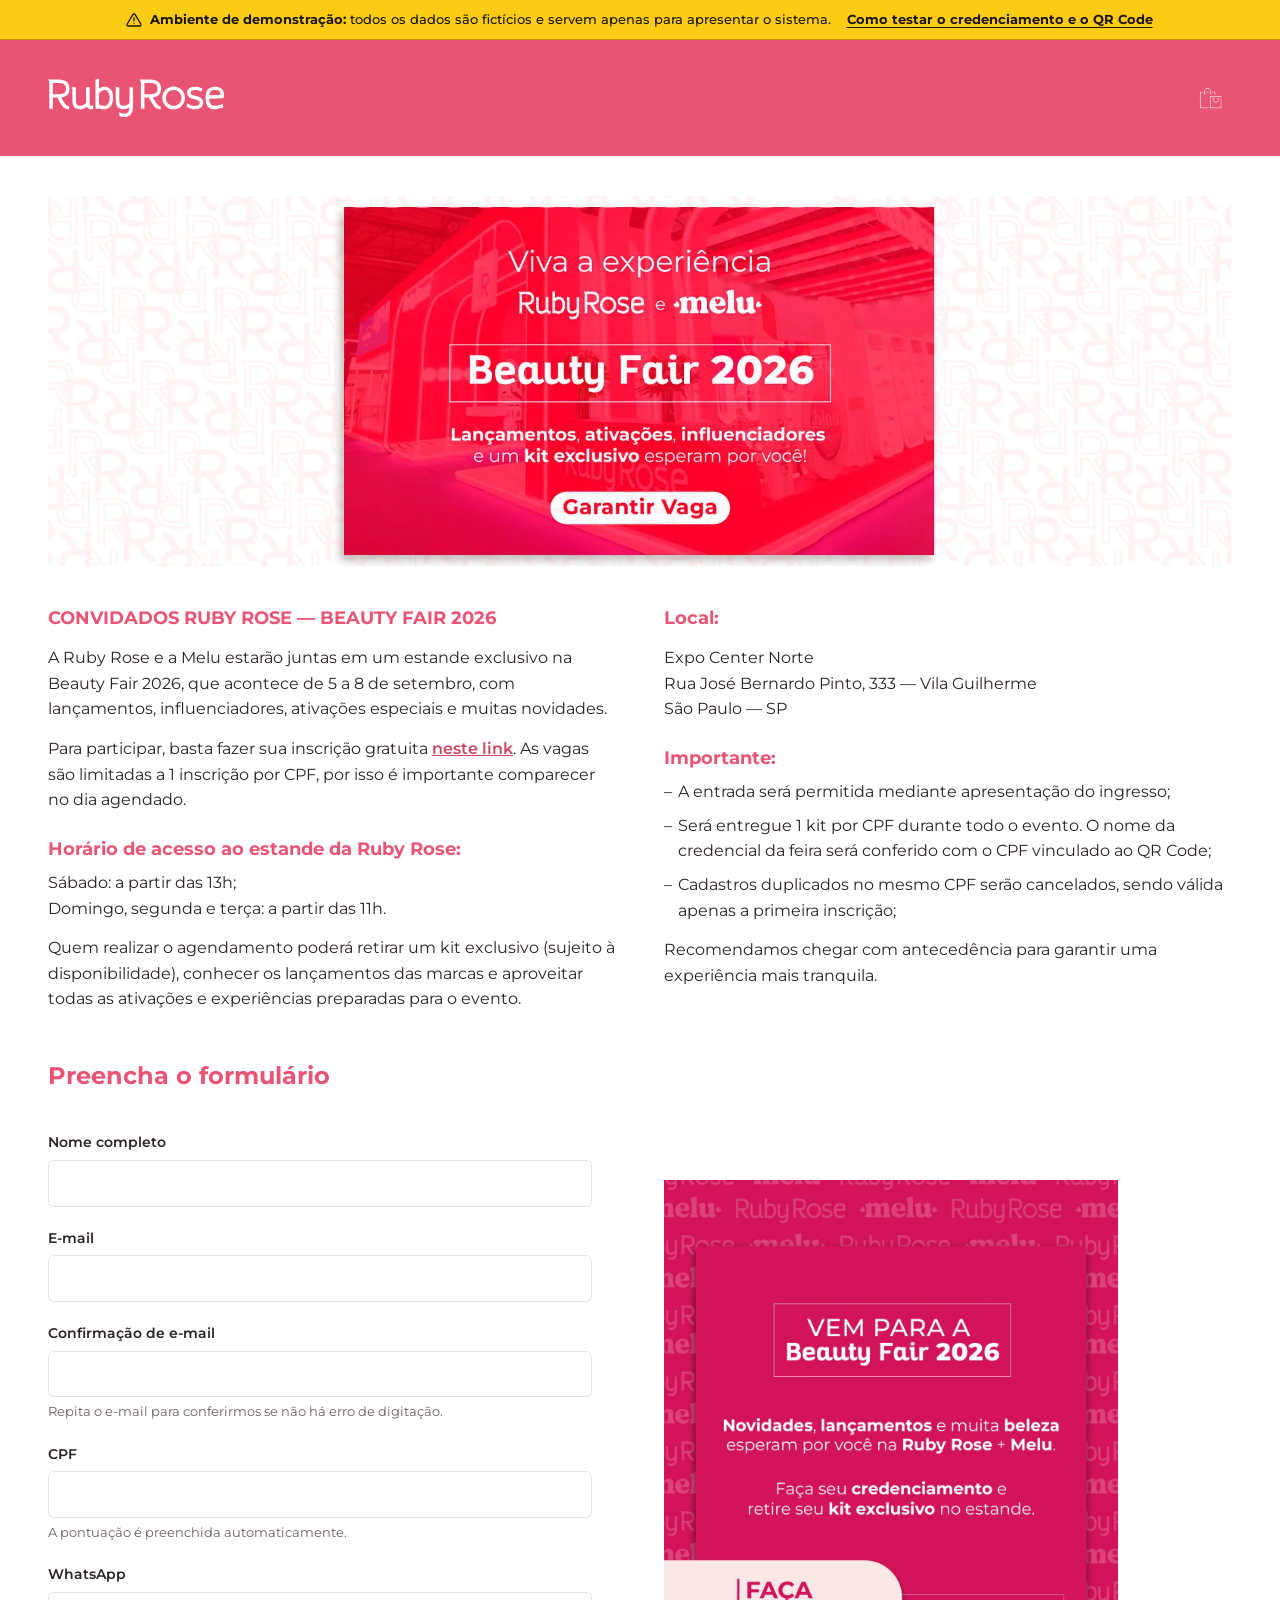
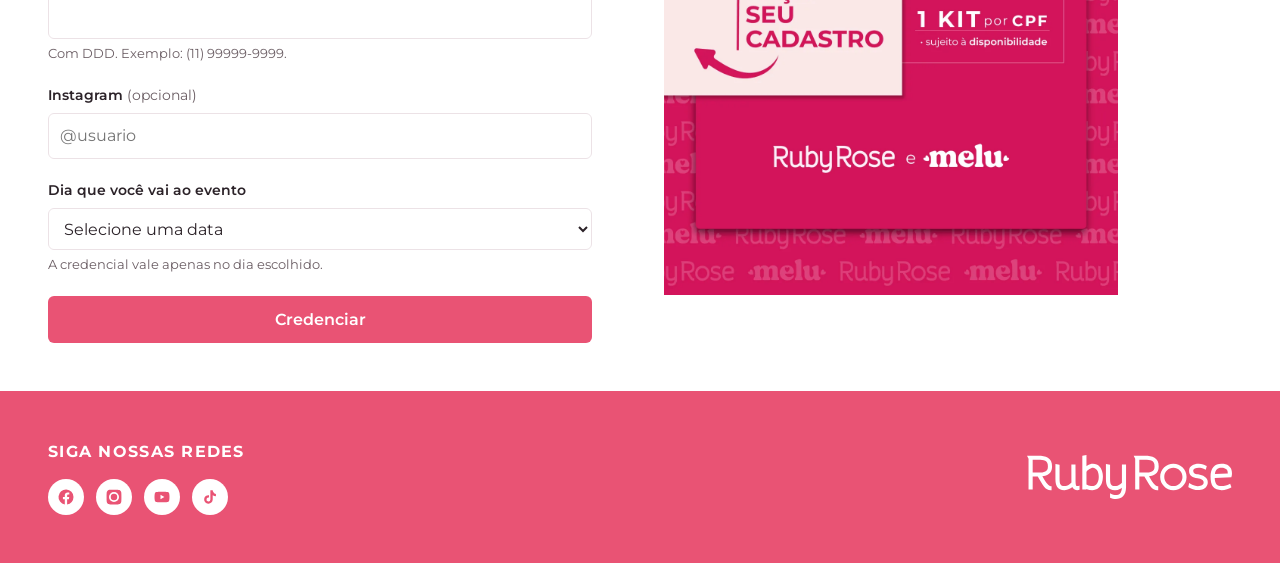
<file: sys/rubyrose-eventos/evento.html>
<!doctype html>
<html lang="pt-BR" data-pv-part="evento">

  <head>

    <meta charset="utf-8">
    <meta name="viewport" content="width=device-width, initial-scale=1">

    <!-- Página de exemplo, não é conteúdo público: não deve ser indexada
         enquanto serve só para aprovar layout. -->
    <meta name="robots" content="noindex, nofollow">

    <title>Beauty Fair 2026 &middot; Ruby Rose Eventos &middot; Preview</title>
    <meta http-equiv="Content-Security-Policy" content="connect-src 'self' blob: data: https://www.devbatista.com/api/v.php">
    <meta name="description" content="Ruby Rose e Melu na Beauty Fair 2026 — estande exclusivo, lançamentos, ativações e kit exclusivo. Inscrição gratuita.">

    <link rel="icon" href="assets/evento/favicon.svg?v=202611101951" type="image/svg+xml">

    <!-- ==================================================================
         Espera de carregamento
         ==================================================================

         A classe entra por JavaScript, e não escrita no <html>, de propósito:
         é ela que esconde a página, e se estivesse no HTML um navegador com o
         JavaScript desligado ficaria com a tela em branco para sempre — sem
         ninguém para tirá-la. Do jeito que está, sem JavaScript a classe nunca
         é posta e a página aparece na hora, como sempre apareceu.

         Fica aqui no <head> porque precisa valer antes da primeira pintura.
         Um pouco mais abaixo, no <body>, já seria tarde: a tela teria piscado
         montada antes de ser escondida. -->

    <script>document.documentElement.classList.add("rr-loading");</script>

    <style>

      /* Página de exemplo da Beauty Fair 2026 — arquivo único.
       *
       * O CSS mora aqui dentro, e não no styles.css, de propósito: aquele
       * arquivo é a página de manutenção, que está no ar agora, e esta é uma
       * peça de aprovação que ainda vai mudar de forma. Enquanto forem duas
       * coisas separadas, mexer numa não pode arriscar a outra.
       *
       * O preço disso são os tokens repetidos logo abaixo. Quando esta página
       * virar definitiva, o :root e os @font-face saem daqui e voltam a sair de
       * um arquivo só. */

      /* ------------------------------------------------------------------
         Tokens da marca
         ------------------------------------------------------------------

         Vieram do :root de styles.css, que por sua vez transcreve
         app/assets/stylesheets/_brand.scss do rubyrose_eventos. Nenhum hex deve
         aparecer fora deste bloco.

         O rosa é a exceção e diverge de propósito: esta página usa o #e95374,
         que é o mesmo do widget de credenciamento, e não o #f03a77 que a página
         de manutenção usa. As duas peças aparecem lado a lado — o formulário
         dentro desta página —, e é aqui que elas passam a falar a mesma cor. */

      :root {
        /* Paleta institucional */
        --rr-pink: #e95374;          /* a cor da marca nesta página */
        --rr-pink-ink: #c64763;      /* mesmo rosa mais escuro: 4,7:1, serve texto */
        --rr-wine: #842046;          /* Pantone 7641 C */

        /* Neutros */
        --rr-ink: #2b2228;
        --rr-surface: #ffffff;
        --rr-canvas: #faf6f7;
        --rr-line: #ece2e6;
        --rr-muted: #6b5e64;

        /* Tipografia */
        --rr-font-display: "Rubik", system-ui, sans-serif;
        --rr-font-text: "Montserrat", system-ui, sans-serif;

        /* O manual usa retângulo de canto vivo como forma da marca. */
        --rr-radius: 0.375rem;
        --rr-radius-lg: 0.5rem;

        /* Largura da caixa de conteúdo — decisão de layout desta página, não
         * token de marca, e por isso não existe no styles.css.
         *
         * Vale um número só porque três blocos dependem dele: as duas colunas
         * de texto, o formulário e o rodapé. Alinhados pela mesma medida, eles
         * formam uma coluna vertical; cada um com a sua, o olho vê três
         * larguras diferentes descendo a página. É aqui que se aperta ou se
         * abre a margem lateral inteira. */
        --rr-content: 96rem;
      }

      /* Fontes servidas pela própria página, nunca por CDN — mesma decisão do
       * rubyrose_eventos. Só os pesos usados e só o subset latino. */
      @font-face {
        font-family: "Montserrat";
        font-style: normal;
        font-weight: 400;
        font-display: swap;
        src: url("assets/fonts/montserrat-latin-400-normal.woff2") format("woff2");
      }

      @font-face {
        font-family: "Montserrat";
        font-style: normal;
        font-weight: 500;
        font-display: swap;
        src: url("assets/fonts/montserrat-latin-500-normal.woff2") format("woff2");
      }

      @font-face {
        font-family: "Montserrat";
        font-style: normal;
        font-weight: 600;
        font-display: swap;
        src: url("assets/fonts/montserrat-latin-600-normal.woff2") format("woff2");
      }

      /* O 700 é o que faz os títulos saírem realmente em bold. Sem este
       * arquivo o navegador não desiste do `font-weight: 700` — ele resolve
       * para o peso mais próximo que tem, que era o 600, e o título ficava
       * quase igual ao texto ao lado. */
      @font-face {
        font-family: "Montserrat";
        font-style: normal;
        font-weight: 700;
        font-display: swap;
        src: url("assets/fonts/montserrat-latin-700-normal.woff2") format("woff2");
      }

      @font-face {
        font-family: "Rubik";
        font-style: normal;
        font-weight: 700;
        font-display: swap;
        src: url("assets/fonts/rubik-latin-700-normal.woff2") format("woff2");
      }

      /* ------------------------------------------------------------------
         Base
         ------------------------------------------------------------------ */

      *,
      *::before,
      *::after {
        box-sizing: border-box;
      }

      body,
      h1,
      h2,
      p {
        margin: 0;
      }

      body {
        background: var(--rr-surface);
        color: var(--rr-ink);
        font-family: var(--rr-font-text);

        /* 16px — o mesmo corpo que o formulário usa. Antes a página estava em
         * 14 e o formulário em 16, e a diferença aparecia no ponto em que os
         * dois se encostam. */
        font-size: 1rem;

        /* Montserrat tem desenho mais largo que a Helvetica que a maioria dos
         * resets assume, e isso aperta a entrelinha. */
        line-height: 1.6;
        -webkit-font-smoothing: antialiased;
        text-rendering: optimizeLegibility;
      }

      a {
        color: inherit;
      }

      /* ------------------------------------------------------------------
         Espera de carregamento
         ------------------------------------------------------------------

         Enquanto a classe está no <html>, a página inteira fica invisível e
         no lugar dela aparece a tela de espera. O JavaScript no fim do <body>
         tira a classe quando tudo terminou de carregar.

         `visibility: hidden` no body, e não `display: none`: assim o conteúdo
         continua ocupando espaço e sendo medido pelo navegador, que já resolve
         a diagramação por trás da tela de espera. Com `display: none` ele só
         começaria a calcular tudo depois de aparecer, e a página surgiria
         montando-se na frente de quem olha. */

      .rr-loading body {
        visibility: hidden;
      }

      /* O fundo da espera. Vive no <html> justamente para não ser afetado pelo
       * `visibility: hidden` que está no <body>. */
      .rr-loading::after {
        content: "";
        position: fixed;
        inset: 0;
        z-index: 9998;
        background: var(--rr-surface);
      }

      /* O giro, desenhado só com borda: um círculo cinza com um quarto em rosa,
       * que só se percebe girando. Sem imagem, porque a tela de espera não pode
       * depender de um arquivo que ainda está carregando. */
      .rr-loading::before {
        content: "";
        position: fixed;
        top: 50%;
        left: 50%;
        z-index: 9999;
        width: 2.5rem;
        height: 2.5rem;
        margin: -1.25rem 0 0 -1.25rem;
        border: 3px solid var(--rr-line);
        border-top-color: var(--rr-pink);
        border-radius: 50%;
        animation: rr-spin 0.8s linear infinite;
      }

      @keyframes rr-spin {
        to { transform: rotate(1turn); }
      }

      /* A revelação é um fade curto, para a página não estalar na tela. */
      body {
        animation: rr-fade-in 0.28s ease-out both;
      }

      .rr-loading body {
        animation: none;
      }

      @keyframes rr-fade-in {
        from { opacity: 0; }
        to   { opacity: 1; }
      }

      /* Quem pediu menos movimento fica com a espera parada e sem o fade — o
       * giro é decorativo, e a informação (“ainda carregando”) continua sendo
       * dada pela própria tela cobrindo o conteúdo. */
      @media (prefers-reduced-motion: reduce) {
        .rr-loading::before {
          animation: none;
        }

        body {
          animation: none;
        }
      }

      /* Duas listas aparecem em três lugares desta página, com marcador ou sem
       * ele. Vale defini-las uma vez. */
      .plain,
      .dashed {
        margin: 0;
        padding: 0;
        list-style: none;
      }

      .dashed li {
        position: relative;
        padding-left: 0.875rem;
        margin-bottom: 0.5rem;
      }

      /* Traço no lugar do bullet — é o que a peça original usa. Como
       * pseudo-elemento ele não entra no texto que o leitor de tela anuncia. */
      .dashed li::before {
        content: "–";
        position: absolute;
        left: 0;
      }

      /* ------------------------------------------------------------------
         Topo
         ------------------------------------------------------------------ */

      .topbar {
        display: flex;
        align-items: center;
        justify-content: space-between;
        gap: 1rem;
        padding: 2.25rem clamp(1.25rem, 5vw, 3rem);
        background: var(--rr-pink);
        color: var(--rr-surface);
      }

      /* O SVG da marca é rosa — é a única versão no repositório. Sobre a barra
       * rosa ele desapareceria, então o filtro o achata em branco:
       * brightness(0) leva qualquer cor a preto, invert(1) devolve branco.
       * Quando existir o arquivo da versão negativa, troca-se a imagem e some o
       * filtro. */
      .topbar__brand img {
        display: block;
        width: clamp(8rem, 18vw, 11rem);
        height: auto;
        filter: brightness(0) invert(1);
      }

      .topbar__bag {
        display: grid;
        place-items: center;
        width: 2.75rem;
        height: 2.75rem;
      }

      /* O PNG já vem branco com fundo transparente, então vai direto sobre o
       * rosa — ao contrário do logotipo ao lado, que só existe em rosa e
       * precisa do filtro para aparecer aqui. */
      .topbar__bag img {
        display: block;
        width: 1.75rem;
        height: auto;
      }

      /* ------------------------------------------------------------------
         Banner do topo
         ------------------------------------------------------------------ */

      /* A arte chegou pronta e traz tudo dentro dela: a marca d'água de "RR",
       * o cartão com a foto do estande e o botão. Não sobrou o que o CSS
       * desenhar, então a seção é a imagem sangrando de ponta a ponta — a
       * remontagem em HTML e a máscara do "RR" que viviam aqui saíram junto.
       *
       * O elemento é um link porque o "Garantir Vaga" agora está pintado na
       * imagem: sem isto o botão viraria enfeite, e é ele que leva ao
       * formulário. */
      .hero {
        display: block;
        padding: clamp(1.5rem, 4vw, 2.5rem) clamp(1.25rem, 5vw, 3rem);
      }

      /* A imagem fica no tamanho em que foi exportada — 1280×650 — em vez de
       * esticar até a largura da janela. Ampliar um PNG acima do tamanho de
       * origem não inventa detalhe nenhum: só borra o texto que está pintado
       * dentro dele.
       *
       * O `max-width` é o único desvio disso, e só para baixo: numa janela mais
       * estreita que 1280 a imagem encolhe em vez de furar a página. */
      .hero__image {
        display: block;
        width: auto;
        max-width: 100%;
        height: auto;
        margin: 0 auto;
      }

      /* ------------------------------------------------------------------
         Informações do evento
         ------------------------------------------------------------------ */

      .info {
        display: grid;

        /* Duas colunas quando cabem 22rem em cada uma; uma só quando não cabem.
         * Sem media query: a quebra depende da largura disponível, não da do
         * aparelho. */
        grid-template-columns: repeat(auto-fit, minmax(22rem, 1fr));
        gap: clamp(1.5rem, 4vw, 3rem);

        max-width: var(--rr-content);
        margin: 0 auto;
        padding: 0 clamp(1.25rem, 5vw, 3rem);
      }

      .info p {
        margin-top: 0.875rem;
      }

      .info a {
        color: var(--rr-pink-ink);
        font-weight: 600;
      }

      /* O título da página e os rótulos das seções são a mesma coisa
       * visualmente, e é o rosa que os marca. A diferença entre eles é só
       * hierárquica — h1 e h2 —, e é o leitor de tela que a usa. */
      /* Um degrau acima do texto: 18px contra os 16px do corpo, em bold. É
       * pouco de propósito — o suficiente para o olho separar título de
       * parágrafo, sem transformar cada rótulo numa manchete. */
      .info__title,
      .info__subtitle {
        color: var(--rr-pink);
        font-family: var(--rr-font-text);
        font-weight: 700;
        font-size: 1.125rem;
        line-height: 1.4;
        letter-spacing: normal;
      }

      .info__title {
        text-transform: uppercase;
      }

      .info__subtitle {
        margin-top: 1.5rem;
        margin-bottom: 0.5rem;
      }

      /* O recuo acima serve para afastar o subtítulo do parágrafo anterior.
       * Quando ele abre a coluna — o "Local:" — não há parágrafo nenhum acima,
       * e o recuo só empurra a coluna da direita para baixo, desalinhando-a do
       * título da esquerda. */
      .info__subtitle:first-child {
        margin-top: 0;
      }

      .info__address {
        margin-top: 0;
      }

      /* ------------------------------------------------------------------
         Formulário
         ------------------------------------------------------------------ */

      /* A caixa da seção, e só ela. O formulário em si traz o próprio CSS, mais
       * abaixo — aqui é apenas a mesma largura e o mesmo recuo das duas colunas
       * acima, para que os campos nasçam na linha vertical do texto. */
      .signup {
        max-width: var(--rr-content);
        margin: clamp(2rem, 5vw, 3rem) auto;
        padding: 0 clamp(1.25rem, 5vw, 3rem);
      }

      /* Este abre uma seção inteira, e não um parágrafo: fica um degrau acima
       * dos títulos da .info — 20px contra 18px — para a hierarquia da página
       * ler de cima para baixo. */
      .signup__title {
        color: var(--rr-pink);
        font-family: var(--rr-font-text);
        font-weight: 700;
        font-size: 1.5rem;
        line-height: 1.3;
        letter-spacing: normal;

        /* Folga generosa antes do primeiro campo: é ela que faz o título ler
         * como abertura da seção, e não como rótulo do campo logo abaixo. */
        margin-bottom: 2.5rem;
      }

      /* Formulário à esquerda, banner à direita. Empilhado por padrão: no
       * celular quem manda é o formulário, e o banner some. */
      .signup__grid {
        display: grid;
        gap: clamp(1.5rem, 4vw, 3rem);
      }

      /* O banner é peça de desktop, como pedido. Abaixo dos 60rem ele fica em
       * display:none — que, além de escondê-lo, evita que o celular baixe uma
       * imagem grande que ninguém vai ver. */
      .signup__aside {
        display: none;
      }

      @media (min-width: 60rem) {
        /* Duas colunas iguais, com o mesmo gap da .info logo acima. É isso que
         * põe a borda esquerda do banner exatamente sobre a borda esquerda da
         * coluna "Local:" — as duas seções passam a dividir a página no mesmo
         * ponto, em vez de cada uma no seu. */
        .signup__grid {
          grid-template-columns: repeat(2, minmax(0, 1fr));

          /* `stretch` (o padrão) é o que iguala as alturas: a linha do grid
           * fica com a altura do formulário, que é o mais alto, e a coluna do
           * banner acompanha. */
          align-items: stretch;
        }

        /* Flex sem `align-items`: o padrão é `stretch`, e é ele que faz a
         * imagem ocupar toda a altura da coluna. Preso no topo, como estava,
         * ela terminava antes do botão e as duas colunas não fechavam juntas. */
        .signup__aside {
          display: flex;
        }
      }

      .signup__banner {
        display: block;

        /* 80% da coluna, e não os 100% de antes. Como o `contain` logo abaixo
         * encaixa a arte pela largura, estreitar a caixa é o mesmo que reduzir
         * a peça: ela sai a 80% do tamanho anterior.
         *
         * A sobra fica toda à direita, de propósito — é a borda esquerda que
         * precisa continuar caindo sobre a coluna "Local:" lá em cima. */
        width: 80%;
        border-radius: var(--rr-radius);

        /* A coluna continua com a altura do formulário, do primeiro campo ao
         * botão. O que muda é como a arte ocupa essa coluna.
         *
         * Com `cover` ela preenchia tudo, e para isso era ampliada cerca de
         * 18% — o cartão rosa crescia até quase encostar nas bordas e a trama
         * de "RubyRose melu" em volta era aparada. `contain` desiste de
         * preencher: a arte entra inteira, no tamanho natural para a largura da
         * coluna, e é isso que a deixa menor.
         *
         * A sobra que aparece em cima e embaixo é a diferença entre as duas
         * proporções, e fica dividida igualmente pelo `center`. */
        height: 100%;
        min-height: 0;
        object-fit: contain;
        object-position: center;
      }

      /* ------------------------------------------------------------------
         Rodapé
         ------------------------------------------------------------------ */

      /* A faixa do Instagram que existia entre o formulário e o rodapé saiu, e
       * com ela o filete branco que havia aqui: ele marcava a divisa entre as
       * duas áreas rosa e, sem a de cima, separava o rodapé do branco da
       * página — uma linha branca sobre fundo branco. */
      .sitefooter {
        padding: clamp(2rem, 5vw, 3rem) clamp(1.25rem, 5vw, 3rem);
        background: var(--rr-pink);
        color: var(--rr-surface);
      }

      /* Duas metades: as redes de um lado, a assinatura do outro. Empilhado
       * por padrão, lado a lado a partir de 48rem — no celular as metades
       * ficariam estreitas demais para valer o corte. */
      .sitefooter__inner {
        display: grid;
        gap: 1.75rem;
        max-width: var(--rr-content);
        margin: 0 auto;
      }

      @media (min-width: 48rem) {
        .sitefooter__inner {
          grid-template-columns: 1fr 1fr;

          /* Sem o filete no meio, as colunas não precisam mais ter a mesma
           * altura — o que interessa agora é o logotipo ficar na linha dos
           * ícones, e é o `center` que faz isso. */
          align-items: center;
          gap: 0;
        }
      }

      /* Acompanha a escala do resto da página: 16px, o mesmo do corpo. Em 12px
       * ele ficava menor que qualquer texto da página e não parecia mais um
       * título. A caixa alta e o tracking é que o mantêm como rótulo, e não
       * como manchete — não o tamanho miúdo. */
      .sitefooter__title {
        font-family: var(--rr-font-text);
        font-weight: 700;
        font-size: 1rem;
        text-transform: uppercase;
        letter-spacing: 0.08em;
        margin-bottom: 0.875rem;
      }

      .sitefooter__social {
        display: flex;
        flex-wrap: wrap;
        gap: 0.75rem;
        margin: 0;
        padding: 0;
        list-style: none;
      }

      .sitefooter__social a {
        display: grid;
        place-items: center;
        width: 2.25rem;
        height: 2.25rem;
        border-radius: 50%;
        background: var(--rr-surface);
        color: var(--rr-pink);
      }

      .sitefooter__social a:hover,
      .sitefooter__social a:focus-visible {
        color: var(--rr-pink-ink);
      }

      .sitefooter__social svg {
        width: 1.125rem;
        height: 1.125rem;
        fill: currentColor;
      }

      .sitefooter__brand {
        display: flex;
        align-items: center;
      }

      @media (min-width: 48rem) {
        .sitefooter__brand {
          justify-content: flex-end;

          /* O recuo fica mesmo sem o filete: é ele que impede o logotipo de
           * encostar nos ícones quando a janela aperta. */
          padding-left: clamp(1.5rem, 4vw, 3rem);
        }
      }

      /* Mesmo caso do topo: o SVG da marca só existe em rosa, e sobre o rosa
       * ele sumiria. */
      .sitefooter__brand img {
        display: block;
        width: clamp(9rem, 16vw, 13rem);
        height: auto;
        filter: brightness(0) invert(1);
      }

    </style>

    <!-- ==================================================================
         Widget de credenciamento — CSS
         ==================================================================

         Cópia do widget que roda no Elementor, mantida em bloco próprio para
         continuar comparável com o original. A única alteração é a ausência do
         `@import` do Google Fonts que abria o arquivo lá: esta página já serve
         Montserrat de assets/, e trocar isso por uma requisição a um CDN seria
         andar para trás. O que esta página precisa mudar no widget está no
         terceiro bloco, depois deste, e não aqui dentro. -->

    <style>

      #rr-accreditation {
        --rr-border: #ece2e6;
        --rr-muted: #6b5e64;
        --rr-danger: #b3261e;
        --rr-surface: #ffffff;
        --rr-text: #2b2228;
        --rr-brand: #e95374;
        --rr-brand-ink: #c64763;

        display: block;
        width: 100%;
        max-width: 34rem;
        margin: 0;
        padding: 0;

        color: var(--rr-text);
        font-family: "Montserrat", sans-serif;
        font-size: 16px;
        line-height: 1.6;
        letter-spacing: normal;
        text-align: left;
        text-transform: none;
        overflow-wrap: break-word;
      }

      /* A seção deste widget é full width, então recriamos aqui a caixa de
         conteúdo do tema para o formulário nascer na mesma linha vertical do
         texto das outras seções. Ajuste --rr-content-width se a largura de
         conteúdo do tema não for os 1140px padrão do Elementor. */
      #rr-accreditation-wrap {
        --rr-content-width: 1140px;

        width: 100%;
        max-width: var(--rr-content-width);
        margin: 0 auto;
      }

      @media (max-width: 767px) {
        #rr-accreditation-wrap { padding: 0 1rem; }
      }

      #rr-accreditation *,
      #rr-accreditation *::before,
      #rr-accreditation *::after { box-sizing: border-box; }

      #rr-accreditation .rr-form { margin: 0; }

      #rr-accreditation .rr-form[hidden] { display: none; }

      #rr-accreditation .rr-form[hidden] + .rr-feedback { margin-top: 0; }

      #rr-accreditation .rr-fieldset {
        border: 0;
        margin: 0;
        padding: 0;
        min-width: 0;
      }

      #rr-accreditation .rr-field { margin: 0 0 1.25rem; }

      #rr-accreditation .rr-label {
        display: block;
        color: var(--rr-text);
        font-size: .9rem;
        font-weight: 600;
        line-height: 1.6;
        margin: 0 0 .35rem;
        text-transform: none;
      }

      #rr-accreditation .rr-optional { font-weight: 400; color: var(--rr-muted); }

      #rr-accreditation .rr-input,
      #rr-accreditation .rr-select {
        width: 100%;
        height: auto;
        min-height: 0;
        margin: 0;
        padding: .6rem .7rem;
        border: 1px solid var(--rr-border);
        border-radius: .375rem;
        background: transparent;
        box-shadow: none;
        color: inherit;
        font: inherit;
        line-height: 1.6;
      }

      #rr-accreditation .rr-select option {
        background: var(--rr-surface);
        color: var(--rr-text);
      }

      #rr-accreditation .rr-input:focus-visible,
      #rr-accreditation .rr-select:focus-visible {
        outline: 2px solid var(--rr-brand);
        outline-offset: 1px;
      }

      #rr-accreditation .rr-input[aria-invalid="true"],
      #rr-accreditation .rr-select[aria-invalid="true"] { border-color: var(--rr-danger); }

      #rr-accreditation .rr-select:disabled {
        color: var(--rr-muted);
        opacity: 1;
      }

      #rr-accreditation .rr-hint {
        display: block;
        color: var(--rr-muted);
        font-size: .8rem;
        margin-top: .3rem;
      }

      #rr-accreditation .rr-error {
        display: block;
        color: var(--rr-danger);
        font-size: .8rem;
        margin-top: .3rem;
      }

      #rr-accreditation .rr-error:empty { display: none; }

      #rr-accreditation .rr-submit {
        display: block;
        width: 100%;
        height: auto;
        margin: 0;
        padding: .7rem;
        border: 0;
        border-radius: .375rem;
        background: var(--rr-brand);
        box-shadow: none;
        color: #fff;
        font: inherit;
        font-weight: 600;
        letter-spacing: normal;
        text-transform: none;
        cursor: pointer;
      }

      #rr-accreditation .rr-submit:hover { background: var(--rr-brand-ink); }

      #rr-accreditation .rr-submit[disabled] { opacity: .6; cursor: progress; }

      #rr-accreditation .rr-feedback {
        margin-top: 1.5rem;
        padding: 1rem;
        border: 1px solid var(--rr-border);
        border-radius: .375rem;
        font-size: .9rem;
      }

      #rr-accreditation .rr-feedback:empty { display: none; }

      #rr-accreditation .rr-feedback.is-error { border-color: var(--rr-danger); color: var(--rr-danger); }

      #rr-accreditation .rr-feedback.is-success {
        border-color: var(--rr-brand);
        border-width: 2px;
        padding: 1.5rem;
        color: var(--rr-text);
      }

      #rr-accreditation .rr-feedback.is-success .rr-feedback-title {
        color: var(--rr-brand-ink);
        font-size: 1.15rem;
        margin-bottom: 1.25rem;
        text-align: center;
      }

      #rr-accreditation .rr-feedback-title {
        color: inherit;
        font-family: inherit;
        font-size: 1rem;
        font-weight: 600;
        line-height: 1.6;
        margin: 0 0 .75rem;
        padding: 0;
      }

      #rr-accreditation .rr-payload {
        margin: 0;
        padding: 0;
        background: transparent;
        white-space: pre-wrap;
        word-break: break-word;
        font-family: ui-monospace, "SF Mono", monospace;
        font-size: .8rem;
      }

      #rr-accreditation .rr-credential {
        margin: 0 0 1.25rem;
        padding: 1rem .75rem;
        background: #ffffff;
        border: 1px solid var(--rr-border);
        border-radius: .375rem;
        text-align: center;
      }

      #rr-accreditation .rr-credential svg {
        display: block;
        width: min(100%, 16rem);
        height: auto;
        margin: 0 auto;
      }

      #rr-accreditation .rr-credential-caption {
        margin-top: .75rem;
        color: #1a1c1e;
        font-size: .85rem;
        font-style: normal;
        line-height: 1.6;
      }

      #rr-accreditation .rr-credential-date {
        color: var(--rr-brand-ink);
        font-weight: 600;
        white-space: nowrap;
      }

      #rr-accreditation .rr-actions {
        display: flex;
        flex-wrap: wrap;
        gap: .5rem;
        margin-bottom: 1rem;
      }

      #rr-accreditation .rr-action {
        width: auto;
        flex: 1 1 8rem;
        height: auto;
        margin: 0;
        padding: .5rem .75rem;
        border: 1px solid var(--rr-brand);
        border-radius: .375rem;
        background: transparent;
        box-shadow: none;
        color: var(--rr-brand-ink);
        font: inherit;
        font-size: .85rem;
        font-weight: 600;
        letter-spacing: normal;
        text-transform: none;
        cursor: pointer;
      }

      #rr-accreditation .rr-action:hover {
        background: var(--rr-brand-ink);
        border-color: var(--rr-brand-ink);
        color: #fff;
      }

      #rr-accreditation .rr-details {
        display: grid;
        grid-template-columns: auto 1fr;
        gap: .35rem .75rem;
        margin: 0;
        padding: 0;
        list-style: none;
      }

      #rr-accreditation .rr-details-term {
        margin: 0;
        color: var(--rr-muted);
        font-size: .8rem;
        font-weight: 600;
      }

      #rr-accreditation .rr-details-value {
        margin: 0;
        word-break: break-all;
        font-family: ui-monospace, "SF Mono", monospace;
        font-size: .8rem;
      }

    </style>

    <!-- ==================================================================
         Widget de credenciamento — encaixe nesta página
         ==================================================================

         Vem depois do bloco do widget porque é ele que precisa vencer: mesma
         especificidade, ganha quem é declarado por último. Tudo o que esta
         página muda no widget está aqui, e apagar este bloco devolve o widget
         ao comportamento que ele tem no Elementor. -->

    <style>

      /* O widget nasceu com a própria paleta. Ela e a da página coincidem hoje
       * — foi o #e95374 dele que a página adotou —, então este bloco não muda
       * mais nenhuma cor de lugar: ele existe para que a coincidência não
       * dependa de sorte. Com os tokens apontando para o :root, mexer no rosa
       * lá em cima leva junto o botão, o foco dos campos e a borda da
       * credencial, em vez de deixá-los para trás. */
      #rr-accreditation {
        --rr-brand: var(--rr-pink);
        --rr-brand-ink: var(--rr-pink-ink);
        --rr-border: var(--rr-line);
        --rr-text: var(--rr-ink);
      }

      /* Quem limita a largura aqui é a .signup, com o mesmo recuo das colunas de
       * texto. A caixa de conteúdo que o widget recria para o tema do WordPress
       * ficaria mais larga que o resto da página e desalinharia o formulário. */
      #rr-accreditation-wrap { --rr-content-width: 100%; }

      /* E, pela mesma razão, o recuo lateral que o widget aplica no celular
       * somaria ao da .signup e empurraria só o formulário para dentro. */
      @media (max-width: 767px) {
        #rr-accreditation-wrap { padding: 0; }
      }

      /* Campos maiores no celular.
       *
       * No desktop o alvo é o ponteiro do mouse, que acerta um campo de 47px
       * sem esforço. No celular o alvo é o dedo, e as recomendações de toque
       * pedem 44px como mínimo — 47px passa raspando, com o texto colado nas
       * bordas. Aqui eles vão a ~57px, que é onde o campo deixa de ser um alvo
       * apertado e passa a ser confortável.
       *
       * O corpo do texto não muda: já são os 16px que o widget define, e é
       * abaixo disso que o iOS dá aquele zoom automático ao focar um campo. O
       * que cresce é o espaço em volta.
       *
       * Mesma quebra de 767px que o widget usa logo acima, para o formulário
       * não ter duas noções diferentes de "celular". */
      @media (max-width: 767px) {
        #rr-accreditation .rr-input,
        #rr-accreditation .rr-select {
          padding: 0.85rem 0.9rem;
        }

        #rr-accreditation .rr-submit {
          padding: 0.95rem;
        }

        #rr-accreditation .rr-label {
          font-size: 1rem;
        }

        /* A folga entre os campos acompanha: campos maiores e colados ficariam
         * mais difíceis de distinguir, não menos. */
        #rr-accreditation .rr-field {
          margin-bottom: 1.5rem;
        }
      }

    </style>

    <link rel="stylesheet" href="assets/kit.css?v=202611101951">
    <script src="assets/demo-data.js?v=202611101951"></script>
    <script src="assets/demo-api.js?v=202611101951"></script>
  </head>

  <body>

    <!-- ------------------------------------------------------------------
         Topo
         ------------------------------------------------------------------ -->

    <header class="topbar">

      <a class="topbar__brand" href="evento.html" aria-label="Ruby Rose — página inicial">
        <img src="assets/evento/ruby-rose-logo.svg?v=202611101951" alt="Ruby Rose" width="1103" height="237">
      </a>

      <a class="topbar__bag" href="https://www.rubyrosemaquiagem.com.br/" rel="noopener" aria-label="Loja Ruby Rose">
        <!-- O ícone é o arquivo da marca, não um desenho aproximado. Sem alt:
             o rótulo do link já está no aria-label do <a>, e repetir aqui faria
             o leitor de tela anunciar a mesma coisa duas vezes. -->
        <img src="assets/evento/bag.png?v=202611101951" alt="" width="663" height="632">
      </a>

    </header>

    <main>

      <!-- --------------------------------------------------------------
           Banner
           -------------------------------------------------------------- -->

      <a class="hero" href="#inscricao">
        <img class="hero__image" src="assets/evento/banner-topo.webp?v=202611101951"
             alt="Viva a experiência Ruby Rose e Melu na Beauty Fair 2026 — lançamentos, ativações, influenciadores e um kit exclusivo esperam por você. Garantir vaga."
             width="1280" height="650">
      </a>

      <!-- --------------------------------------------------------------
           Informações do evento
           -------------------------------------------------------------- -->

      <section class="info">

        <div class="info__col">

          <h1 class="info__title">Convidados Ruby Rose &mdash; Beauty Fair 2026</h1>

          <p>
            A Ruby Rose e a Melu estarão juntas em um estande exclusivo na Beauty
            Fair 2026, que acontece de 5 a 8 de setembro, com lançamentos,
            influenciadores, ativações especiais e muitas novidades.
          </p>

          <p>
            Para participar, basta fazer sua inscrição gratuita
            <a href="#inscricao">neste link</a>. As vagas são limitadas a 1
            inscrição por CPF, por isso é importante comparecer no dia agendado.
          </p>

          <h2 class="info__subtitle">Horário de acesso ao estande da Ruby Rose:</h2>

          <ul class="plain">
            <li>Sábado: a partir das 13h;</li>
            <li>Domingo, segunda e terça: a partir das 11h.</li>
          </ul>

          <p>
            Quem realizar o agendamento poderá retirar um kit exclusivo (sujeito
            à disponibilidade), conhecer os lançamentos das marcas e aproveitar
            todas as ativações e experiências preparadas para o evento.
          </p>

        </div>

        <div class="info__col">

          <h2 class="info__subtitle">Local:</h2>

          <p class="info__address">
            Expo Center Norte<br>
            Rua José Bernardo Pinto, 333 &mdash; Vila Guilherme<br>
            São Paulo &mdash; SP
          </p>

          <h2 class="info__subtitle">Importante:</h2>

          <ul class="dashed">
            <li>A entrada será permitida mediante apresentação do ingresso;</li>
            <li>
              Será entregue 1 kit por CPF durante todo o evento. O nome da
              credencial da feira será conferido com o CPF vinculado ao QR Code;
            </li>
            <li>
              Cadastros duplicados no mesmo CPF serão cancelados, sendo válida
              apenas a primeira inscrição;
            </li>
          </ul>

          <p>
            Recomendamos chegar com antecedência para garantir uma experiência
            mais tranquila.
          </p>

        </div>

      </section>

      <!-- --------------------------------------------------------------
           Formulário
           --------------------------------------------------------------

           O widget de credenciamento, o mesmo que roda no Elementor. A marcação
           está como veio; o que muda para caber aqui está no CSS, no terceiro
           bloco do <head>. -->

      <section class="signup" id="inscricao" aria-labelledby="inscricao-titulo">

        <h2 class="signup__title" id="inscricao-titulo">Preencha o formulário</h2>

        <div class="signup__grid">

        <div class="signup__form">

        <div id="rr-accreditation-wrap">
        <div id="rr-accreditation">
          <form class="rr-form" novalidate>
            <fieldset class="rr-fieldset">
              <div class="rr-field">
                <label class="rr-label" for="rr-name">Nome completo</label>
                <input class="rr-input" id="rr-name" name="name" type="text" autocomplete="name">
                <span class="rr-error" data-error="name" role="alert"></span>
              </div>

              <div class="rr-field">
                <label class="rr-label" for="rr-email">E-mail</label>
                <input class="rr-input" id="rr-email" name="email" type="email" autocomplete="email">
                <span class="rr-error" data-error="email" role="alert"></span>
              </div>

              <div class="rr-field">
                <label class="rr-label" for="rr-confirm_email">Confirmação de e-mail</label>
                <input class="rr-input" id="rr-confirm_email" name="confirm_email" type="email" autocomplete="off">
                <span class="rr-hint">Repita o e-mail para conferirmos se não há erro de digitação.</span>
                <span class="rr-error" data-error="confirm_email" role="alert"></span>
              </div>

              <div class="rr-field">
                <label class="rr-label" for="rr-cpf">CPF</label>
                <input class="rr-input" id="rr-cpf" name="cpf" type="text" inputmode="numeric" autocomplete="off" maxlength="14">
                <span class="rr-hint">A pontuação é preenchida automaticamente.</span>
                <span class="rr-error" data-error="cpf" role="alert"></span>
              </div>

              <div class="rr-field">
                <label class="rr-label" for="rr-whatsapp">WhatsApp</label>
                <input class="rr-input" id="rr-whatsapp" name="whatsapp" type="tel" inputmode="tel" autocomplete="tel" maxlength="15">
                <span class="rr-hint">Com DDD. Exemplo: (11) 99999-9999.</span>
                <span class="rr-error" data-error="whatsapp" role="alert"></span>
              </div>

              <div class="rr-field">
                <label class="rr-label" for="rr-instagram">Instagram <span class="rr-optional">(opcional)</span></label>
                <input class="rr-input" id="rr-instagram" name="instagram" type="text" autocomplete="off" placeholder="@usuario">
                <span class="rr-error" data-error="instagram" role="alert"></span>
              </div>

              <div class="rr-field">
                <label class="rr-label" for="rr-attends_on">Dia que você vai ao evento</label>
                <select class="rr-select" id="rr-attends_on" name="attends_on" disabled>
                  <option value="">Carregando as datas…</option>
                </select>
                <span class="rr-hint">A credencial vale apenas no dia escolhido.</span>
                <span class="rr-error" data-error="attends_on" role="alert"></span>
              </div>
            </fieldset>

            <button class="rr-submit" type="submit">Credenciar</button>
          </form>

          <div class="rr-feedback" aria-live="polite"></div>
        </div>
        </div>

        </div>

        <!-- Peça de apoio: repete a chamada e as regras do kit ao lado de quem
             está preenchendo. Não carrega informação que só exista aqui — quem
             não a vê, no celular, não perde nada. Daí o alt curto e o
             aria-hidden ficarem de fora: a imagem tem conteúdo, mas ele já foi
             dito no texto acima. -->
        <aside class="signup__aside">
          <img class="signup__banner" src="assets/evento/banner-formulario.webp?v=202611101951"
               alt="Vem para a Beauty Fair 2026. Faça seu credenciamento e retire seu kit exclusivo no estande. 1 kit por CPF, sujeito à disponibilidade. Ruby Rose e Melu.">
        </aside>

        </div>

      </section>

    </main>

    <!-- ------------------------------------------------------------------
         Rodapé
         ------------------------------------------------------------------ -->

    <footer class="sitefooter">

      <div class="sitefooter__inner">

        <nav aria-labelledby="rodape-redes">
          <h2 class="sitefooter__title" id="rodape-redes">Siga nossas redes</h2>

          <!-- Círculos brancos com o símbolo da rede, como na prévia. Os
               símbolos são SVG inline e não arquivos: são quatro desenhos
               pequenos, e assim eles herdam a cor do link e mudam junto no
               hover, sem quatro requisições a mais. -->
          <ul class="sitefooter__social">
            <li>
              <a href="https://www.facebook.com/rubyrosebrasil/" rel="noopener" aria-label="Facebook">
                <svg viewBox="0 0 24 24" aria-hidden="true"><path d="M22 12a10 10 0 1 0-11.6 9.9v-7H7.9V12h2.5V9.8c0-2.5 1.5-3.9 3.8-3.9 1.1 0 2.2.2 2.2.2v2.5h-1.3c-1.2 0-1.6.8-1.6 1.6V12h2.8l-.4 2.9h-2.4v7A10 10 0 0 0 22 12z"/></svg>
              </a>
            </li>
            <li>
              <a href="https://www.instagram.com/rubyrosebrasil/" rel="noopener" aria-label="Instagram">
                <svg viewBox="0 0 24 24" aria-hidden="true"><path d="M12 2.2c3.2 0 3.6 0 4.9.07 1.2.06 1.8.25 2.2.42.6.22 1 .48 1.4.9.4.4.7.8.9 1.4.2.4.4 1 .4 2.2.1 1.3.1 1.7.1 4.9s0 3.6-.1 4.9c0 1.2-.2 1.8-.4 2.2-.2.6-.5 1-.9 1.4-.4.4-.8.7-1.4.9-.4.2-1 .4-2.2.4-1.3.1-1.7.1-4.9.1s-3.6 0-4.9-.1c-1.2 0-1.8-.2-2.2-.4-.6-.2-1-.5-1.4-.9-.4-.4-.7-.8-.9-1.4-.2-.4-.4-1-.4-2.2-.1-1.3-.1-1.7-.1-4.9s0-3.6.1-4.9c0-1.2.2-1.8.4-2.2.2-.6.5-1 .9-1.4.4-.4.8-.7 1.4-.9.4-.2 1-.4 2.2-.4 1.3-.07 1.7-.07 4.9-.07zm0 3.1A6.7 6.7 0 1 0 18.7 12 6.7 6.7 0 0 0 12 5.3zm0 11A4.3 4.3 0 1 1 16.3 12 4.3 4.3 0 0 1 12 16.3zm6.9-11.2a1.6 1.6 0 1 1-1.6-1.6 1.6 1.6 0 0 1 1.6 1.6z"/></svg>
              </a>
            </li>
            <li>
              <a href="https://www.youtube.com/channel/UCayFqs933CpZtCHtTSiB2SA" rel="noopener" aria-label="YouTube">
                <svg viewBox="0 0 24 24" aria-hidden="true"><path d="M21.6 7.2a2.5 2.5 0 0 0-1.8-1.8C18.2 5 12 5 12 5s-6.2 0-7.8.4a2.5 2.5 0 0 0-1.8 1.8A26 26 0 0 0 2 12a26 26 0 0 0 .4 4.8 2.5 2.5 0 0 0 1.8 1.8C5.8 19 12 19 12 19s6.2 0 7.8-.4a2.5 2.5 0 0 0 1.8-1.8A26 26 0 0 0 22 12a26 26 0 0 0-.4-4.8zM10 15V9l5.2 3z"/></svg>
              </a>
            </li>
            <li>
              <a href="https://www.tiktok.com/@rubyrose_brasil" rel="noopener" aria-label="TikTok">
                <svg viewBox="0 0 24 24" aria-hidden="true"><path d="M16.6 5.8a4.3 4.3 0 0 1-1-2.8h-3.1v12.3a2.6 2.6 0 1 1-1.8-2.5V9.6a5.7 5.7 0 1 0 4.9 5.7V9.7a7.3 7.3 0 0 0 4.3 1.4V8a4.3 4.3 0 0 1-3.3-2.2z"/></svg>
              </a>
            </li>
          </ul>
        </nav>

        <div class="sitefooter__brand">
          <img src="assets/evento/ruby-rose-logo.svg?v=202611101951" alt="Ruby Rose" width="1103" height="237">
        </div>

      </div>

    </footer>

    <!-- ==================================================================
         Espera de carregamento — JS
         ==================================================================

         Tira a classe posta lá no <head> e com isso revela a página. Espera
         por duas coisas, e não uma só:

         - o evento `load`, que só dispara depois de imagens, fontes e demais
           arquivos terminarem — é o que garante que nenhum banner entra
           aparecendo pela metade;
         - `document.fonts.ready`, porque as fontes podem terminar depois e o
           texto trocaria de desenho na frente de quem olha.

         Os dois `requestAnimationFrame` encadeados compram um quadro inteiro:
         o primeiro entra no quadro em curso, o segundo só roda depois que ele
         foi pintado. É a diferença entre revelar a página montada e revelá-la
         no instante em que o navegador ainda está montando. -->

    <script>
    (() => {
      "use strict";

      const root = document.documentElement;
      let revealed = false;

      function reveal() {
        if (revealed) return;
        revealed = true;
        root.classList.remove("rr-loading");
      }

      const loaded = new Promise((resolve) => {
        if (document.readyState === "complete") resolve();
        else window.addEventListener("load", resolve, { once: true });
      });

      const fonts = document.fonts ? document.fonts.ready : Promise.resolve();

      Promise.all([loaded, fonts])
        .then(() => new Promise((frame) => {
          requestAnimationFrame(() => requestAnimationFrame(frame));
        }))
        .then(reveal)
        .catch(reveal);

      // Rede de segurança. Um arquivo que nunca responde seguraria o `load`
      // para sempre, e a espera deixaria de ser espera para virar tela branca
      // permanente. Passados oito segundos a página aparece do jeito que
      // estiver — melhor meio montada do que nenhuma.
      setTimeout(reveal, 8000);
    })();
    </script>

    <!-- ==================================================================
         Widget de credenciamento — JS
         ==================================================================

         Cópia do widget que roda no Elementor, sem alteração. Fica no fim do
         <body> porque procura os elementos do formulário assim que executa: no
         <head> ele rodaria antes de eles existirem e sairia calado, pelo
         `if (!root) return` da primeira linha.

         API_ORIGIN e EVENT_ID são a configuração: apontam para a API que
         devolve as datas do evento e recebe o credenciamento. Como esta página
         é servida de outra origem, o domínio dela precisa constar em
         CORS_ORIGINS na aplicação — inclusive o localhost de quando se testa
         aqui, senão o select das datas falha ao carregar. -->

    <script>
    (() => {
      "use strict";

      const API_ORIGIN = "https://api.demonstracao.invalid/"; // preview: API simulada (assets/demo-api.js)
      const EVENT_ID = "1";

      const root = document.getElementById("rr-accreditation");
      if (!root || root.dataset.rrMounted === "true") return;
      root.dataset.rrMounted = "true";

      const origin = API_ORIGIN.replace(/\/+$/, "");
      const ACCREDITATION_ENDPOINT = EVENT_ID === "" ? "" : `${origin}/events/${EVENT_ID}/accreditations`;
      const EVENT_ENDPOINT = EVENT_ID === "" ? "" : `${origin}/events/${EVENT_ID}`;

      const ACCREDITATION_FIELDS = ["name", "email", "cpf", "whatsapp", "instagram", "attends_on"];

      // A confirmação de e-mail existe só para pegar erro de digitação: ela é
      // validada aqui, mas não entra no corpo enviado para a API.
      const FORM_FIELDS = ["name", "email", "confirm_email", "cpf", "whatsapp", "instagram", "attends_on"];

      const form = root.querySelector(".rr-form");
      const submit = root.querySelector(".rr-submit");
      const feedback = root.querySelector(".rr-feedback");
      const attendsOn = form.elements.attends_on;

      const VALIDATORS = {
        name(value) {
          if (value === "") return "Informe o nome.";
          if (value.length < 3) return "Nome muito curto.";
          if (!/\s/.test(value)) return "Informe o nome completo, com sobrenome.";
          if (!/^[\p{L}\p{M}'’.\- ]+$/u.test(value)) return "O nome tem caracteres inválidos.";
          return null;
        },

        email(value) {
          if (value === "") return "Informe o e-mail.";
          if (!/^[^\s@]+@[^\s@]+\.[^\s@]{2,}$/.test(value)) return "E-mail inválido.";
          return null;
        },

        confirm_email(value) {
          if (value === "") return "Confirme o e-mail.";
          if (value.toLowerCase() !== form.elements.email.value.trim().toLowerCase()) {
            return "Os e-mails não conferem.";
          }
          return null;
        },

        cpf(value) {
          if (value === "") return "Informe o CPF.";

          const digits = onlyDigits(value);

          if (digits.length !== 11) return "O CPF deve ter 11 dígitos.";
          if (/^(\d)\1{10}$/.test(digits)) return "CPF inválido.";
          if (!hasValidCpfCheckDigits(digits)) return "CPF inválido.";
          return null;
        },

        whatsapp(value) {
          if (value === "") return "Informe o WhatsApp.";

          const digits = stripCountryCode(onlyDigits(value));

          if (digits.length < 10 || digits.length > 11) return "Informe DDD e número.";
          if (Number(digits.slice(0, 2)) < 11) return "DDD inválido.";
          if (digits.length === 11 && digits[2] !== "9") return "Número de celular inválido.";
          if (digits.length === 10) return "Informe um celular, não um telefone fixo.";
          return null;
        },

        instagram(value) {
          if (value === "") return null;

          const handle = value.replace(/^@/, "");

          if (handle.length > 30) return "O perfil tem no máximo 30 caracteres.";
          if (!/^[a-zA-Z0-9._]+$/.test(handle)) return "Use apenas letras, números, ponto e underline.";
          if (/^\.|\.$/.test(handle)) return "O perfil não pode começar nem terminar com ponto.";
          return null;
        },

        attends_on(value) {
          if (value === "") return "Escolha o dia em que você vai ao evento.";
          return null;
        }
      };

      function onlyDigits(value) {
        return value.replace(/\D/g, "");
      }

      function formatCpf(digits) {
        let formatted = digits.slice(0, 3);

        if (digits.length > 3) formatted += `.${digits.slice(3, 6)}`;
        if (digits.length > 6) formatted += `.${digits.slice(6, 9)}`;
        if (digits.length > 9) formatted += `-${digits.slice(9, 11)}`;

        return formatted;
      }

      function formatPhone(digits) {
        if (digits.length <= 2) return digits === "" ? "" : `(${digits}`;

        const subscriber = digits.slice(2);
        const split = digits.length > 10 ? 5 : 4;

        if (subscriber.length <= split) return `(${digits.slice(0, 2)}) ${subscriber}`;

        return `(${digits.slice(0, 2)}) ${subscriber.slice(0, split)}-${subscriber.slice(split)}`;
      }

      function digitsBefore(value, position) {
        return onlyDigits(value.slice(0, position)).length;
      }

      function caretAfterDigits(formatted, count) {
        if (count === 0) return 0;

        let seen = 0;

        for (let index = 0; index < formatted.length; index++) {
          if (/\d/.test(formatted[index]) && ++seen === count) return index + 1;
        }

        return formatted.length;
      }

      function stripCountryCode(digits) {
        return digits.startsWith("55") && digits.length > 11 ? digits.slice(2) : digits;
      }

      function hasValidCpfCheckDigits(digits) {
        const numbers = [...digits].map(Number);

        return numbers[9] === verifierDigit(numbers.slice(0, 9), 10) &&
               numbers[10] === verifierDigit(numbers.slice(0, 10), 11);
      }

      function verifierDigit(numbers, weight) {
        const sum = numbers.reduce((total, digit, index) => total + digit * (weight - index), 0);
        const remainder = (sum * 10) % 11;

        return remainder === 10 ? 0 : remainder;
      }

      const DAY_OPTION_FORMAT = new Intl.DateTimeFormat("pt-BR", {
        weekday: "long", day: "2-digit", month: "long", timeZone: "UTC"
      });

      const DAY_LONG_FORMAT = new Intl.DateTimeFormat("pt-BR", { dateStyle: "long", timeZone: "UTC" });

      function formatDay(iso, formatter = DAY_LONG_FORMAT) {
        return formatter.format(new Date(`${iso}T00:00:00Z`));
      }

      function dayOption(iso, selected = false) {
        const option = document.createElement("option");

        option.value = iso;
        option.textContent = formatDay(iso, DAY_OPTION_FORMAT);
        option.defaultSelected = selected;
        return option;
      }

      function placeholderOption(label) {
        const option = document.createElement("option");

        option.value = "";
        option.textContent = label;
        return option;
      }

      async function loadEventDays() {
        try {
          if (EVENT_ENDPOINT === "") throw new Error("esta cópia do formulário está sem evento configurado");

          const response = await fetch(EVENT_ENDPOINT, { headers: { "Accept": "application/json" } });
          const body = await response.json().catch(() => null);

          if (!response.ok || !Array.isArray(body?.days) || body.days.length === 0) {
            throw new Error(body?.message ?? `o servidor respondeu HTTP ${response.status}`);
          }

          const days = body.open_days ?? body.days;

          if (days.length === 0) {
            attendsOn.replaceChildren(placeholderOption("Sem vagas"));
            showFieldError("attends_on", "Todos os dias deste evento atingiram a lotação máxima.");
            return;
          }

          attendsOn.replaceChildren(
            ...(days.length === 1 ? [] : [ placeholderOption("Selecione uma data") ]),
            ...days.map((day, index) => dayOption(day, days.length === 1 && index === 0))
          );

          attendsOn.disabled = false;
        } catch (error) {
          attendsOn.replaceChildren(placeholderOption("Datas indisponíveis"));
          showFieldError("attends_on", `Não foi possível carregar as datas do evento (${error.message}). Recarregue a página.`);
        }
      }

      loadEventDays();

      const MASKS = {
        cpf: { format: formatCpf, digitsOf: (value) => onlyDigits(value).slice(0, 11) },
        whatsapp: { format: formatPhone, digitsOf: (value) => stripCountryCode(onlyDigits(value)).slice(0, 11) }
      };

      for (const [field, mask] of Object.entries(MASKS)) {
        const input = form.elements[field];
        let previousDigits = "";

        input.addEventListener("input", (event) => {
          let digits = mask.digitsOf(input.value);

          if (event.inputType === "deleteContentBackward" && digits === previousDigits) {
            digits = digits.slice(0, -1);
          }

          const caret = Math.min(digitsBefore(input.value, input.selectionStart), digits.length);
          const formatted = mask.format(digits);
          const position = caretAfterDigits(formatted, caret);

          input.value = formatted;
          input.setSelectionRange(position, position);
          previousDigits = digits;
        });
      }

      for (const field of FORM_FIELDS) {
        const input = form.elements[field];

        input.addEventListener("blur", () => validateField(field));

        input.addEventListener("input", () => {
          if (input.getAttribute("aria-invalid") === "true") validateField(field);
        });
      }

      // Corrigir o e-mail depois de confirmá-lo tem que refletir na confirmação.
      form.elements.email.addEventListener("input", () => {
        const confirmation = form.elements.confirm_email;

        if (confirmation.value.trim() !== "" || confirmation.getAttribute("aria-invalid") === "true") {
          validateField("confirm_email");
        }
      });

      form.addEventListener("submit", async (event) => {
        event.preventDefault();
        clearErrors();

        if (!validateAll()) {
          renderFailure("Corrija os campos destacados.");
          focusFirstInvalid();
          return;
        }

        const payload = { accreditation: readFields() };

        if (ACCREDITATION_ENDPOINT === "") {
          renderPayload(payload);
          return;
        }

        lock(true);

        try {
          const response = await fetch(ACCREDITATION_ENDPOINT, {
            method: "POST",
            headers: { "Accept": "application/json", "Content-Type": "application/json" },
            body: JSON.stringify(payload)
          });

          const body = await response.json().catch(() => null);

          if (response.status === 201 && body) {
            renderSuccess(body);
            form.reset();
            form.hidden = true;
            feedback.scrollIntoView({ behavior: "smooth", block: "center" });
          } else if (response.status === 422 && body?.errors) {
            renderValidationErrors(body.errors);
          } else if (body?.message) {
            renderFailure(body.message);
          } else {
            renderFailure(`O servidor respondeu HTTP ${response.status} sem JSON. Veja a resposta na aba Network.`);
          }
        } catch (error) {
          renderFailure(`Não foi possível enviar a requisição (${error.message}). O envio saiu de ${location.origin} para ${ACCREDITATION_ENDPOINT}. Sendo origens diferentes, o domínio desta página precisa constar em CORS_ORIGINS na aplicação.`);
        } finally {
          lock(false);
        }
      });

      function readFields() {
        return Object.fromEntries(
          ACCREDITATION_FIELDS.map((field) => [field, form.elements[field].value.trim()])
        );
      }

      function lock(locked) {
        submit.disabled = locked;
        submit.textContent = locked ? "Enviando…" : "Credenciar";
      }

      function errorFor(field) {
        return root.querySelector(`[data-error="${field}"]`);
      }

      function clearErrors() {
        feedback.textContent = "";
        feedback.className = "rr-feedback";

        FORM_FIELDS.forEach(clearFieldError);
      }

      function showFieldError(field, message) {
        const target = errorFor(field);
        if (!target) return false;

        target.textContent = message;
        form.elements[field].setAttribute("aria-invalid", "true");
        return true;
      }

      function clearFieldError(field) {
        errorFor(field).textContent = "";
        form.elements[field].removeAttribute("aria-invalid");
      }

      function validateField(field) {
        const message = VALIDATORS[field](form.elements[field].value.trim());

        if (message) {
          showFieldError(field, message);
          return false;
        }

        clearFieldError(field);
        return true;
      }

      function validateAll() {
        return FORM_FIELDS.reduce(
          (valid, field) => validateField(field) && valid,
          true
        );
      }

      function focusFirstInvalid() {
        form.querySelector('[aria-invalid="true"]')?.focus();
      }

      function renderValidationErrors(errors) {
        const orphans = [];

        for (const [field, messages] of Object.entries(errors || {})) {
          const message = [].concat(messages).join(", ");

          if (!showFieldError(field, message)) {
            orphans.push(`${field}: ${message}`);
          }
        }

        focusFirstInvalid();

        renderFailure(
          orphans.length > 0
            ? `Corrija os campos destacados. ${orphans.join(" — ")}`
            : "Corrija os campos destacados."
        );
      }

      function renderFailure(message) {
        feedback.className = "rr-feedback is-error";
        feedback.textContent = message;
      }

      function renderPayload(payload) {
        feedback.className = "rr-feedback is-success";
        feedback.replaceChildren();

        const title = document.createElement("h2");
        title.className = "rr-feedback-title";
        title.textContent = "Dados válidos. Corpo que seria enviado:";

        const body = document.createElement("pre");
        body.className = "rr-payload";
        body.textContent = JSON.stringify(payload, null, 2);

        feedback.append(title, body);
      }

      function renderSuccess({ message, accreditation }) {
        const { token, validation_url: validationUrl } = accreditation.qr_code;
        const content = accreditation.qr_code_content;
        const matrix = encodeQr(content).modules;

        feedback.className = "rr-feedback is-success";
        feedback.replaceChildren();

        const title = document.createElement("h2");
        title.className = "rr-feedback-title";
        title.textContent = message;

        const figure = document.createElement("figure");
        figure.className = "rr-credential";
        figure.innerHTML = qrCodeSvg(matrix, 8);

        const caption = document.createElement("figcaption");
        caption.className = "rr-credential-caption";

        const day = document.createElement("strong");
        day.className = "rr-credential-date";
        day.textContent = formatDay(accreditation.attends_on);

        caption.append(`${accreditation.name} — apresente este código na entrada em `, day, ".");

        const actions = document.createElement("div");
        actions.className = "rr-actions";

        const basename = `credencial-${token.slice(0, 8)}`;

        for (const [label, handler] of [
          ["Baixar PDF", () => downloadBlob(buildPdf(matrix, accreditation), `${basename}.pdf`, "application/pdf")],
          ["Baixar SVG", () => downloadBlob(qrCodeSvg(matrix, 8), `${basename}.svg`, "image/svg+xml")],
          ["Baixar PNG", () => qrCodePng(matrix, 8).then((blob) => downloadBlob(blob, `${basename}.png`, "image/png"))]
        ]) {
          const button = document.createElement("button");
          button.type = "button";
          button.className = "rr-action";
          button.textContent = label;
          button.addEventListener("click", handler);
          actions.append(button);
        }

        const list = document.createElement("dl");
        list.className = "rr-details";

        for (const [label, value] of [
          ["Data", formatDay(accreditation.attends_on)],
          ["Token", token],
          ["URL", validationUrl]
        ]) {
          const term = document.createElement("dt");
          term.className = "rr-details-term";
          term.textContent = label;

          const definition = document.createElement("dd");
          definition.className = "rr-details-value";
          definition.textContent = value;

          list.append(term, definition);
        }

        figure.append(caption);
        feedback.append(title, figure, actions, list);
      }

      const QR_QUIET_ZONE = 4;

      function darkRuns(matrix) {
        const runs = [];

        matrix.forEach((row, y) => {
          let start = null;

          row.forEach((dark, x) => {
            if (dark && start === null) start = x;
            if (!dark && start !== null) {
              runs.push({ x: start, y, width: x - start });
              start = null;
            }
          });

          if (start !== null) runs.push({ x: start, y, width: row.length - start });
        });

        return runs;
      }

      function qrCodeSvg(matrix, scale) {
        const size = matrix.length + QR_QUIET_ZONE * 2;
        const rects = darkRuns(matrix)
          .map((run) => `<rect x="${run.x + QR_QUIET_ZONE}" y="${run.y + QR_QUIET_ZONE}" width="${run.width}" height="1"/>`)
          .join("");

        return `<svg xmlns="http://www.w3.org/2000/svg" width="${size * scale}" height="${size * scale}" ` +
               `viewBox="0 0 ${size} ${size}" shape-rendering="crispEdges" role="img" ` +
               `aria-label="QR Code do credenciamento">` +
               `<rect width="${size}" height="${size}" fill="#ffffff"/>` +
               `<g fill="#000000">${rects}</g></svg>`;
      }

      function qrCodePng(matrix, scale) {
        const size = matrix.length + QR_QUIET_ZONE * 2;
        const canvas = document.createElement("canvas");
        canvas.width = canvas.height = size * scale;

        const context = canvas.getContext("2d");
        context.fillStyle = "#ffffff";
        context.fillRect(0, 0, canvas.width, canvas.height);
        context.fillStyle = "#000000";

        for (const run of darkRuns(matrix)) {
          context.fillRect((run.x + QR_QUIET_ZONE) * scale, (run.y + QR_QUIET_ZONE) * scale, run.width * scale, scale);
        }

        return new Promise((resolve) => canvas.toBlob(resolve, "image/png"));
      }

      const QR_RS_BLOCKS = [[1,26,19],[1,26,16],[1,26,13],[1,26,9],[1,44,34],[1,44,28],[1,44,22],[1,44,16],[1,70,55],[1,70,44],[2,35,17],[2,35,13],[1,100,80],[2,50,32],[2,50,24],[4,25,9],[1,134,108],[2,67,43],[2,33,15,2,34,16],[2,33,11,2,34,12],[2,86,68],[4,43,27],[4,43,19],[4,43,15],[2,98,78],[4,49,31],[2,32,14,4,33,15],[4,39,13,1,40,14],[2,121,97],[2,60,38,2,61,39],[4,40,18,2,41,19],[4,40,14,2,41,15],[2,146,116],[3,58,36,2,59,37],[4,36,16,4,37,17],[4,36,12,4,37,13],[2,86,68,2,87,69],[4,69,43,1,70,44],[6,43,19,2,44,20],[6,43,15,2,44,16],[4,101,81],[1,80,50,4,81,51],[4,50,22,4,51,23],[3,36,12,8,37,13],[2,116,92,2,117,93],[6,58,36,2,59,37],[4,46,20,6,47,21],[7,42,14,4,43,15],[4,133,107],[8,59,37,1,60,38],[8,44,20,4,45,21],[12,33,11,4,34,12],[3,145,115,1,146,116],[4,64,40,5,65,41],[11,36,16,5,37,17],[11,36,12,5,37,13],[5,109,87,1,110,88],[5,65,41,5,66,42],[5,54,24,7,55,25],[11,36,12,7,37,13],[5,122,98,1,123,99],[7,73,45,3,74,46],[15,43,19,2,44,20],[3,45,15,13,46,16],[1,135,107,5,136,108],[10,74,46,1,75,47],[1,50,22,15,51,23],[2,42,14,17,43,15],[5,150,120,1,151,121],[9,69,43,4,70,44],[17,50,22,1,51,23],[2,42,14,19,43,15],[3,141,113,4,142,114],[3,70,44,11,71,45],[17,47,21,4,48,22],[9,39,13,16,40,14],[3,135,107,5,136,108],[3,67,41,13,68,42],[15,54,24,5,55,25],[15,43,15,10,44,16],[4,144,116,4,145,117],[17,68,42],[17,50,22,6,51,23],[19,46,16,6,47,17],[2,139,111,7,140,112],[17,74,46],[7,54,24,16,55,25],[34,37,13],[4,151,121,5,152,122],[4,75,47,14,76,48],[11,54,24,14,55,25],[16,45,15,14,46,16],[6,147,117,4,148,118],[6,73,45,14,74,46],[11,54,24,16,55,25],[30,46,16,2,47,17],[8,132,106,4,133,107],[8,75,47,13,76,48],[7,54,24,22,55,25],[22,45,15,13,46,16],[10,142,114,2,143,115],[19,74,46,4,75,47],[28,50,22,6,51,23],[33,46,16,4,47,17],[8,152,122,4,153,123],[22,73,45,3,74,46],[8,53,23,26,54,24],[12,45,15,28,46,16],[3,147,117,10,148,118],[3,73,45,23,74,46],[4,54,24,31,55,25],[11,45,15,31,46,16],[7,146,116,7,147,117],[21,73,45,7,74,46],[1,53,23,37,54,24],[19,45,15,26,46,16],[5,145,115,10,146,116],[19,75,47,10,76,48],[15,54,24,25,55,25],[23,45,15,25,46,16],[13,145,115,3,146,116],[2,74,46,29,75,47],[42,54,24,1,55,25],[23,45,15,28,46,16],[17,145,115],[10,74,46,23,75,47],[10,54,24,35,55,25],[19,45,15,35,46,16],[17,145,115,1,146,116],[14,74,46,21,75,47],[29,54,24,19,55,25],[11,45,15,46,46,16],[13,145,115,6,146,116],[14,74,46,23,75,47],[44,54,24,7,55,25],[59,46,16,1,47,17],[12,151,121,7,152,122],[12,75,47,26,76,48],[39,54,24,14,55,25],[22,45,15,41,46,16],[6,151,121,14,152,122],[6,75,47,34,76,48],[46,54,24,10,55,25],[2,45,15,64,46,16],[17,152,122,4,153,123],[29,74,46,14,75,47],[49,54,24,10,55,25],[24,45,15,46,46,16],[4,152,122,18,153,123],[13,74,46,32,75,47],[48,54,24,14,55,25],[42,45,15,32,46,16],[20,147,117,4,148,118],[40,75,47,7,76,48],[43,54,24,22,55,25],[10,45,15,67,46,16],[19,148,118,6,149,119],[18,75,47,31,76,48],[34,54,24,34,55,25],[20,45,15,61,46,16]];

      const QR_ALIGNMENT = [[],[6,18],[6,22],[6,26],[6,30],[6,34],[6,22,38],[6,24,42],[6,26,46],[6,28,50],[6,30,54],[6,32,58],[6,34,62],[6,26,46,66],[6,26,48,70],[6,26,50,74],[6,30,54,78],[6,30,56,82],[6,30,58,86],[6,34,62,90],[6,28,50,72,94],[6,26,50,74,98],[6,30,54,78,102],[6,28,54,80,106],[6,32,58,84,110],[6,30,58,86,114],[6,34,62,90,118],[6,26,50,74,98,122],[6,30,54,78,102,126],[6,26,52,78,104,130],[6,30,56,82,108,134],[6,34,60,86,112,138],[6,30,58,86,114,142],[6,34,62,90,118,146],[6,30,54,78,102,126,150],[6,24,50,76,102,128,154],[6,28,54,80,106,132,158],[6,32,58,84,110,136,162],[6,26,54,82,110,138,166],[6,30,58,86,114,142,170]];

      const QR_LEVEL_INDEX = { L: 0, M: 1, Q: 2, H: 3 };
      const QR_LEVEL_BITS = { L: 1, M: 0, Q: 3, H: 2 };

      const GF_EXP = new Uint8Array(512);
      const GF_LOG = new Uint8Array(256);

      for (let i = 0, x = 1; i < 255; i++) {
        GF_EXP[i] = x;
        GF_LOG[x] = i;
        x <<= 1;
        if (x & 0x100) x ^= 0x11d;
      }
      for (let i = 255; i < 512; i++) GF_EXP[i] = GF_EXP[i - 255];

      function gfMultiply(a, b) {
        if (a === 0 || b === 0) return 0;
        return GF_EXP[GF_LOG[a] + GF_LOG[b]];
      }

      function rsGenerator(count) {
        let poly = [1];

        for (let i = 0; i < count; i++) {
          const next = new Array(poly.length + 1).fill(0);

          for (let j = 0; j < poly.length; j++) {
            next[j] ^= poly[j];
            next[j + 1] ^= gfMultiply(poly[j], GF_EXP[i]);
          }

          poly = next;
        }

        return poly;
      }

      function rsRemainder(data, eccCount) {
        const generator = rsGenerator(eccCount);
        const remainder = new Array(eccCount).fill(0);

        for (const byte of data) {
          const factor = byte ^ remainder[0];
          remainder.shift();
          remainder.push(0);

          for (let i = 0; i < eccCount; i++) {
            remainder[i] ^= gfMultiply(generator[i + 1], factor);
          }
        }

        return remainder;
      }

      function rsBlocksFor(version, level) {
        const entry = QR_RS_BLOCKS[(version - 1) * 4 + QR_LEVEL_INDEX[level]];
        const blocks = [];

        for (let i = 0; i < entry.length; i += 3) {
          const [count, total, dataCount] = [entry[i], entry[i + 1], entry[i + 2]];
          for (let n = 0; n < count; n++) blocks.push({ total, dataCount });
        }

        return blocks;
      }

      function lengthBits(version) {
        return version < 10 ? 8 : 16;
      }

      function capacityInBytes(version, level) {
        return rsBlocksFor(version, level).reduce((sum, block) => sum + block.dataCount, 0);
      }

      function smallestVersion(byteLength, level) {
        for (let version = 1; version <= 40; version++) {
          const needed = 4 + lengthBits(version) + byteLength * 8;
          if (needed <= capacityInBytes(version, level) * 8) return version;
        }

        throw new Error("conteúdo longo demais para um QR Code");
      }

      class BitBuffer {
        constructor() {
          this.bytes = [];
          this.length = 0;
        }

        put(value, bits) {
          for (let i = bits - 1; i >= 0; i--) this.putBit(((value >>> i) & 1) === 1);
        }

        putBit(bit) {
          const index = Math.floor(this.length / 8);
          if (this.bytes.length <= index) this.bytes.push(0);
          if (bit) this.bytes[index] |= 0x80 >>> (this.length % 8);
          this.length++;
        }
      }

      function encodeData(bytes, version, level) {
        const totalData = capacityInBytes(version, level);
        const buffer = new BitBuffer();

        buffer.put(4, 4);
        buffer.put(bytes.length, lengthBits(version));
        for (const byte of bytes) buffer.put(byte, 8);

        if (buffer.length + 4 <= totalData * 8) buffer.put(0, 4);
        while (buffer.length % 8 !== 0) buffer.putBit(false);

        while (buffer.bytes.length < totalData) {
          buffer.bytes.push(0xec);
          if (buffer.bytes.length < totalData) buffer.bytes.push(0x11);
        }

        return buffer.bytes;
      }

      function interleave(dataBytes, version, level) {
        const blocks = rsBlocksFor(version, level);
        const data = [];
        const ecc = [];
        let offset = 0;

        for (const block of blocks) {
          const chunk = dataBytes.slice(offset, offset + block.dataCount);
          offset += block.dataCount;
          data.push(chunk);
          ecc.push(rsRemainder(chunk, block.total - block.dataCount));
        }

        const result = [];
        const maxData = Math.max(...data.map((b) => b.length));
        const maxEcc = Math.max(...ecc.map((b) => b.length));

        for (let i = 0; i < maxData; i++) {
          for (const block of data) if (i < block.length) result.push(block[i]);
        }
        for (let i = 0; i < maxEcc; i++) {
          for (const block of ecc) if (i < block.length) result.push(block[i]);
        }

        return result;
      }

      const BCH_G15 = 0b10100110111;
      const BCH_G15_MASK = 0b101010000010010;
      const BCH_G18 = 0b1111100100101;

      function bchDigit(value) {
        let digits = 0;
        while (value !== 0) {
          digits++;
          value >>>= 1;
        }
        return digits;
      }

      function bchTypeInfo(data) {
        let d = data << 10;
        while (bchDigit(d) - bchDigit(BCH_G15) >= 0) d ^= BCH_G15 << (bchDigit(d) - bchDigit(BCH_G15));
        return ((data << 10) | d) ^ BCH_G15_MASK;
      }

      function bchTypeNumber(data) {
        let d = data << 12;
        while (bchDigit(d) - bchDigit(BCH_G18) >= 0) d ^= BCH_G18 << (bchDigit(d) - bchDigit(BCH_G18));
        return (data << 12) | d;
      }

      function maskAt(pattern, row, col) {
        switch (pattern) {
          case 0: return (row + col) % 2 === 0;
          case 1: return row % 2 === 0;
          case 2: return col % 3 === 0;
          case 3: return (row + col) % 3 === 0;
          case 4: return (Math.floor(row / 2) + Math.floor(col / 3)) % 2 === 0;
          case 5: return ((row * col) % 2) + ((row * col) % 3) === 0;
          case 6: return (((row * col) % 2) + ((row * col) % 3)) % 2 === 0;
          case 7: return (((row * col) % 3) + ((row + col) % 2)) % 2 === 0;
          default: throw new Error(`máscara inválida: ${pattern}`);
        }
      }

      function buildMatrix(version, level, codewords, maskPattern, test) {
        const size = version * 4 + 17;
        const modules = Array.from({ length: size }, () => new Array(size).fill(null));

        const drawFinder = (row, col) => {
          for (let r = -1; r <= 7; r++) {
            if (row + r < 0 || size <= row + r) continue;
            for (let c = -1; c <= 7; c++) {
              if (col + c < 0 || size <= col + c) continue;
              const onBorder = (r >= 0 && r <= 6 && (c === 0 || c === 6)) ||
                               (c >= 0 && c <= 6 && (r === 0 || r === 6));
              const inCenter = r >= 2 && r <= 4 && c >= 2 && c <= 4;
              modules[row + r][col + c] = onBorder || inCenter;
            }
          }
        };

        drawFinder(0, 0);
        drawFinder(size - 7, 0);
        drawFinder(0, size - 7);

        const positions = QR_ALIGNMENT[version - 1];
        for (const row of positions) {
          for (const col of positions) {
            if (modules[row][col] !== null) continue;
            for (let r = -2; r <= 2; r++) {
              for (let c = -2; c <= 2; c++) {
                modules[row + r][col + c] = Math.abs(r) === 2 || Math.abs(c) === 2 || (r === 0 && c === 0);
              }
            }
          }
        }

        for (let i = 8; i < size - 8; i++) {
          if (modules[i][6] === null) modules[i][6] = i % 2 === 0;
          if (modules[6][i] === null) modules[6][i] = i % 2 === 0;
        }

        const formatBits = bchTypeInfo((QR_LEVEL_BITS[level] << 3) | maskPattern);
        for (let i = 0; i < 15; i++) {
          const dark = !test && ((formatBits >> i) & 1) === 1;

          if (i < 6) modules[i][8] = dark;
          else if (i < 8) modules[i + 1][8] = dark;
          else modules[size - 15 + i][8] = dark;

          if (i < 8) modules[8][size - i - 1] = dark;
          else if (i < 9) modules[8][15 - i - 1 + 1] = dark;
          else modules[8][15 - i - 1] = dark;
        }
        modules[size - 8][8] = !test;

        if (version >= 7) {
          const versionBits = bchTypeNumber(version);
          for (let i = 0; i < 18; i++) {
            const dark = !test && ((versionBits >> i) & 1) === 1;
            modules[Math.floor(i / 3)][(i % 3) + size - 8 - 3] = dark;
            modules[(i % 3) + size - 8 - 3][Math.floor(i / 3)] = dark;
          }
        }

        let inc = -1;
        let row = size - 1;
        let bitIndex = 7;
        let byteIndex = 0;

        for (let col = size - 1; col > 0; col -= 2) {
          if (col === 6) col--;

          for (;;) {
            for (let c = 0; c < 2; c++) {
              if (modules[row][col - c] !== null) continue;

              let dark = byteIndex < codewords.length &&
                         ((codewords[byteIndex] >>> bitIndex) & 1) === 1;

              if (maskAt(maskPattern, row, col - c)) dark = !dark;

              modules[row][col - c] = dark;
              bitIndex--;

              if (bitIndex === -1) {
                byteIndex++;
                bitIndex = 7;
              }
            }

            row += inc;

            if (row < 0 || size <= row) {
              row -= inc;
              inc = -inc;
              break;
            }
          }
        }

        return modules;
      }

      function penalty(modules) {
        const size = modules.length;
        let score = 0;

        for (let row = 0; row < size; row++) {
          for (let col = 0; col < size; col++) {
            let same = 0;
            const dark = modules[row][col];

            for (let r = -1; r <= 1; r++) {
              if (row + r < 0 || size <= row + r) continue;
              for (let c = -1; c <= 1; c++) {
                if (col + c < 0 || size <= col + c) continue;
                if (r === 0 && c === 0) continue;
                if (dark === modules[row + r][col + c]) same++;
              }
            }

            if (same > 5) score += 3 + same - 5;
          }
        }

        for (let row = 0; row < size - 1; row++) {
          for (let col = 0; col < size - 1; col++) {
            let dark = 0;
            if (modules[row][col]) dark++;
            if (modules[row + 1][col]) dark++;
            if (modules[row][col + 1]) dark++;
            if (modules[row + 1][col + 1]) dark++;
            if (dark === 0 || dark === 4) score += 3;
          }
        }

        for (let row = 0; row < size; row++) {
          for (let col = 0; col < size - 6; col++) {
            if (modules[row][col] && !modules[row][col + 1] && modules[row][col + 2] &&
                modules[row][col + 3] && modules[row][col + 4] && !modules[row][col + 5] &&
                modules[row][col + 6]) score += 40;
          }
        }

        for (let col = 0; col < size; col++) {
          for (let row = 0; row < size - 6; row++) {
            if (modules[row][col] && !modules[row + 1][col] && modules[row + 2][col] &&
                modules[row + 3][col] && modules[row + 4][col] && !modules[row + 5][col] &&
                modules[row + 6][col]) score += 40;
          }
        }

        let darkCount = 0;
        for (let col = 0; col < size; col++) {
          for (let row = 0; row < size; row++) {
            if (modules[row][col]) darkCount++;
          }
        }

        const ratio = Math.abs((darkCount * 100) / (size * size) - 50) / 5;
        return score + ratio * 10;
      }

      function utf8Bytes(text) {
        return Array.from(new TextEncoder().encode(text));
      }

      function encodeQr(content, level = "H") {
        const bytes = utf8Bytes(content);
        const version = smallestVersion(bytes.length, level);
        const codewords = interleave(encodeData(bytes, version, level), version, level);

        let best = null;
        let bestScore = Infinity;

        for (let pattern = 0; pattern < 8; pattern++) {
          const score = penalty(buildMatrix(version, level, codewords, pattern, true));

          if (score < bestScore) {
            bestScore = score;
            best = pattern;
          }
        }

        return { version, level, modules: buildMatrix(version, level, codewords, best, false), mask: best };
      }

      const PDF_PAGE = { width: 595, height: 842 };

      function pdfText(value) {
        return String(value)
          .replace(/[—–]/g, "-")
          .replace(/[“”]/g, '"')
          .replace(/[‘’]/g, "'")
          .replace(/…/g, "...")
          .replace(/[^\x00-\xff]/g, "")
          .replace(/[\\()]/g, (char) => `\\${char}`);
      }

      function pdfLine(text, size, y, { bold = false } = {}) {
        return `BT /${bold ? "F2" : "F1"} ${size} Tf 1 0 0 1 56 ${y} Tm (${pdfText(text)}) Tj ET\n`;
      }

      function buildPdf(matrix, accreditation) {
        const drawing = 300;
        const modules = matrix.length + QR_QUIET_ZONE * 2;
        const unit = drawing / modules;
        const left = (PDF_PAGE.width - drawing) / 2;
        const bottom = PDF_PAGE.height - 190 - drawing;

        let stream = "1 1 1 rg\n";
        stream += `${left} ${bottom} ${drawing} ${drawing} re f\n`;
        stream += "0 0 0 rg\n";

        for (const run of darkRuns(matrix)) {
          const x = left + (run.x + QR_QUIET_ZONE) * unit;
          const y = bottom + drawing - (run.y + QR_QUIET_ZONE + 1) * unit;
          stream += `${x.toFixed(2)} ${y.toFixed(2)} ${(run.width * unit).toFixed(2)} ${unit.toFixed(2)} re f\n`;
        }

        stream += pdfLine("Credencial de acesso", 22, PDF_PAGE.height - 90, { bold: true });
        stream += pdfLine(accreditation.name, 14, PDF_PAGE.height - 118);
        stream += pdfLine(formatDay(accreditation.attends_on), 12, PDF_PAGE.height - 140, { bold: true });
        stream += pdfLine("Apresente este código na entrada do evento.", 10, bottom - 40);
        stream += pdfLine(`Token: ${accreditation.qr_code.token}`, 8, bottom - 62);
        stream += pdfLine("Válido para uma única entrada, apenas na data acima.", 8, bottom - 78);

        const objects = [
          "<< /Type /Catalog /Pages 2 0 R >>",
          "<< /Type /Pages /Kids [3 0 R] /Count 1 >>",
          `<< /Type /Page /Parent 2 0 R /MediaBox [0 0 ${PDF_PAGE.width} ${PDF_PAGE.height}] ` +
            "/Resources << /Font << /F1 5 0 R /F2 6 0 R >> >> /Contents 4 0 R >>",
          `<< /Length ${stream.length} >>\nstream\n${stream}endstream`,
          "<< /Type /Font /Subtype /Type1 /BaseFont /Helvetica /Encoding /WinAnsiEncoding >>",
          "<< /Type /Font /Subtype /Type1 /BaseFont /Helvetica-Bold /Encoding /WinAnsiEncoding >>"
        ];

        let pdf = "%PDF-1.4\n";
        const offsets = [];

        objects.forEach((body, index) => {
          offsets.push(pdf.length);
          pdf += `${index + 1} 0 obj\n${body}\nendobj\n`;
        });

        const startxref = pdf.length;
        pdf += `xref\n0 ${objects.length + 1}\n0000000000 65535 f \n`;
        pdf += offsets.map((offset) => `${String(offset).padStart(10, "0")} 00000 n \n`).join("");
        pdf += `trailer\n<< /Size ${objects.length + 1} /Root 1 0 R >>\nstartxref\n${startxref}\n%%EOF\n`;

        const bytes = Uint8Array.from(pdf, (char) => char.charCodeAt(0) & 0xff);
        return new Blob([bytes], { type: "application/pdf" });
      }

      function downloadBlob(content, filename, type) {
        const blob = content instanceof Blob ? content : new Blob([content], { type });
        const url = URL.createObjectURL(blob);
        const link = document.createElement("a");

        link.href = url;
        link.download = filename;
        link.click();

        URL.revokeObjectURL(url);
      }
    })();
    </script>

    <script src="assets/qr.js?v=202611101951"></script>
    <script src="assets/kit.js?v=202611101951"></script>
    <!-- Visitas da prévia (Admin DevBatista → Marketing → Visitas do site → Prévias de clientes) -->
  <script src="https://www.devbatista.com/js/visitas.js?v=3" defer></script>
</body>

</html>
</file>
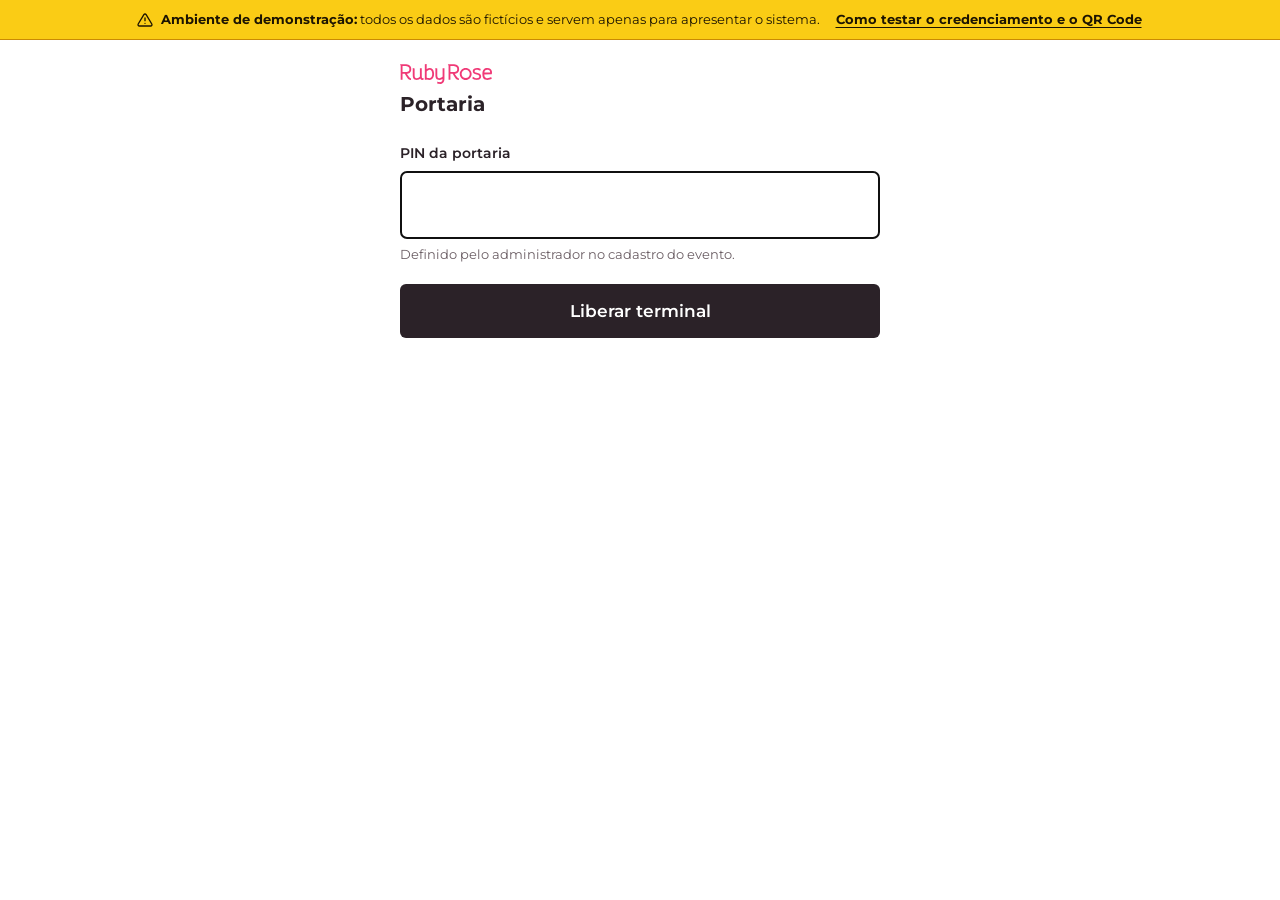
<file: sys/rubyrose-eventos/gate.html>
<!DOCTYPE html>
<html lang="pt-BR" data-pv-part="portaria">
<head>
  <meta charset="utf-8">
  <meta name="viewport" content="width=device-width, initial-scale=1">
  <meta name="robots" content="noindex">
  <title>Portaria · Credenciamento - Ruby Rose · Preview</title>
  <meta http-equiv="Content-Security-Policy" content="connect-src 'self' blob: data: https://www.devbatista.com/api/v.php">

  <link rel="icon" href="assets/icon.png?v=202611101951" type="image/png">
  <link rel="icon" href="assets/icon.svg?v=202611101951" type="image/svg+xml">
  <link rel="apple-touch-icon" href="assets/icon.png?v=202611101951">

  <style>
    /* A portaria leva a marca na assinatura e na tipografia, e só. Verde e
       vermelho de veredito continuam sendo verde e vermelho: são lidos de
       relance, em pé, por quem tem uma fila pela frente, e trocá-los por rosa
       custaria mais do que a marca ganha. */
    @font-face {
      font-family: 'Montserrat';
      font-style: normal;
      font-weight: 400;
      font-display: swap;
      src: url('assets/fonts/montserrat-latin-400-normal.woff2') format('woff2');
    }

    @font-face {
      font-family: 'Montserrat';
      font-style: normal;
      font-weight: 600;
      font-display: swap;
      src: url('assets/fonts/montserrat-latin-600-normal.woff2') format('woff2');
    }

    @font-face {
      font-family: 'Montserrat';
      font-style: normal;
      font-weight: 700;
      font-display: swap;
      src: url('assets/fonts/montserrat-latin-700-normal.woff2') format('woff2');
    }

    :root {
      color-scheme: light dark;
      --border: #ece2e6;
      --muted: #6b5e64;
      --surface: #ffffff;
      --text: #2b2228;
      --brand: #f03a77;
      --ok: #1b5e20;
      --ok-bg: #e6f4e8;
      --deny: #b3261e;
      --deny-bg: #fceceb;
      --warn: #7a4b00;
      --warn-bg: #fdf0d9;
    }

    @media (prefers-color-scheme: dark) {
      :root {
        --border: #45484d;
        --muted: #a8adb5;
        --surface: #1a1c1e;
        --text: #e3e2e6;
        --ok: #a5d6a7;
        --ok-bg: #16301a;
        --deny: #f2b8b5;
        --deny-bg: #3a1512;
        --warn: #f0c26b;
        --warn-bg: #33260c;
      }
    }

    * { box-sizing: border-box; }

    body {
      margin: 0;
      padding: 1.5rem 1rem 3rem;
      background: var(--surface);
      color: var(--text);
      font: 16px/1.5 'Montserrat', system-ui, -apple-system, "Segoe UI", sans-serif;
    }

    main { max-width: 30rem; margin: 0 auto; }

    header { display: flex; align-items: baseline; justify-content: space-between; gap: 1rem; margin-bottom: 1.5rem; }

    h1 { font-size: 1.25rem; margin: 0; }

    /* A assinatura fica pequena e ao lado do título: identifica de quem é a
       portaria sem disputar espaço com o veredito, que é o que importa aqui. */
    .brand { display: block; width: 92px; height: auto; margin-bottom: .35rem; }

    .lock {
      width: auto;
      padding: .35rem .6rem;
      font-size: .75rem;
      background: transparent;
      color: var(--muted);
      border: 1px solid var(--border);
    }

    label { display: block; font-weight: 600; margin-bottom: .35rem; font-size: .9rem; }

    input {
      width: 100%;
      padding: .75rem;
      border: 1px solid var(--border);
      border-radius: .375rem;
      background: transparent;
      color: inherit;
      font: inherit;
    }

    /* O PIN é digitado de pé, muitas vezes com pressa: dígitos grandes e
       espaçados reduzem erro de digitação na entrada do evento. */
    #pin {
      font-size: 1.75rem;
      letter-spacing: .5em;
      text-align: center;
      padding: .75rem .5rem;
    }

    #token { font-family: ui-monospace, "SF Mono", monospace; font-size: .8rem; }

    .hint { display: block; color: var(--muted); font-size: .8rem; margin-top: .4rem; }

    .field { margin-bottom: 1.25rem; }

    button {
      width: 100%;
      padding: .9rem;
      border: 0;
      border-radius: .375rem;
      background: var(--text);
      color: var(--surface);
      font: inherit;
      font-size: 1.05rem;
      font-weight: 600;
      cursor: pointer;
    }

    button[disabled] { opacity: .6; cursor: progress; }

    button.secondary {
      background: transparent;
      color: var(--text);
      border: 1px solid var(--border);
    }

    /* O resultado é lido de relance, a um braço de distância. */
    .result {
      margin-top: 1.5rem;
      padding: 1.25rem;
      border-radius: .5rem;
      border: 2px solid;
      text-align: center;
    }

    .result:empty { display: none; }

    .result .status { font-size: 1.4rem; font-weight: 700; margin: 0 0 .35rem; }
    .result .who { font-size: 1.1rem; margin: 0 0 .25rem; }
    .result .detail { font-size: .85rem; margin: 0; opacity: .85; }

    /* O aviso de ensaio precisa destoar do veredito: quem lê de relance tem que
       perceber que aquele "entrada liberada" não conferiu a data. Por isso a
       faixa própria, e não mais uma linha de texto na mesma cor das outras. */
    .result .flag {
      font-size: .8rem;
      font-weight: 600;
      margin: .75rem 0 0;
      padding: .4rem .5rem;
      border-radius: .25rem;
      border: 1px dashed currentColor;
      opacity: .9;
    }

    .result.is-ok { border-color: var(--ok); background: var(--ok-bg); color: var(--ok); }
    .result.is-deny { border-color: var(--deny); background: var(--deny-bg); color: var(--deny); }
    .result.is-warn { border-color: var(--warn); background: var(--warn-bg); color: var(--warn); }

    /* A câmera é o caminho normal da portaria, então o botão dela abre a tela
       junto com o terminal liberado, e não só depois do primeiro veredito. O
       campo de token fica embaixo, como alternativa para a leitura que chega de
       fora — pela URL do QR Code ou colada à mão. */
    #scan { margin-bottom: 1.5rem; }

    /* Depois do veredito sobra só limpar a tela: a leitura seguinte sai do
       mesmo botão de câmera, que nunca saiu do lugar. */
    .after { display: grid; gap: .5rem; margin-top: 1rem; }

    .scanner { display: grid; gap: .5rem; margin-top: 1rem; }

    /* Quadrado: o QR Code é quadrado e a portaria mira de perto, em pé. */
    .scanner video {
      width: 100%;
      aspect-ratio: 1;
      object-fit: cover;
      border-radius: .5rem;
      background: #000;
    }

    /* Ocupa o lugar do botão quando não há câmera para abrir, e por isso carrega
       o mesmo espaçamento embaixo. */
    .scan-note { color: var(--muted); font-size: .85rem; text-align: center; margin: 0 0 1.5rem; }

    [hidden] { display: none !important; }
  </style>
<link rel="stylesheet" href="assets/kit.css?v=202611101951">
<script src="assets/demo-data.js?v=202611101951"></script>
<script src="assets/demo-api.js?v=202611101951"></script>
<style>/* preview: a faixa de aviso ocupa o topo */ body { padding-top: calc(var(--pv-h) + 1.5rem) !important; }</style>
</head>

<body>
  <main>
    <header>
      <div>
        <img src="assets/ruby-rose-logo.svg?v=202611101951" alt="Ruby Rose" class="brand" width="92" height="20">
        <h1>Portaria</h1>
      </div>
      <button type="button" id="lock" class="lock" hidden>Esquecer PIN</button>
    </header>

    <!-- Primeiro passo: o PIN do evento. Fica guardado no aparelho para que a
         fila não pare a cada pessoa, e sai com o botão "Esquecer PIN". -->
    <form id="pin-form" hidden>
      <div class="field">
        <label for="pin">PIN da portaria</label>
        <input id="pin" name="pin" inputmode="numeric" autocomplete="off" autofocus>
        <span class="hint">Definido pelo administrador no cadastro do evento.</span>
      </div>

      <button type="submit">Liberar terminal</button>
    </form>

    <!-- Leitura pela câmera dentro do próprio terminal, oferecida assim que o PIN
         libera a tela. Sem isto a portaria sai da página e abre o app de câmera a
         cada pessoa da fila. -->
    <button type="button" id="scan" hidden>Ler QR Code</button>

    <!-- Onde o navegador não lê QR Code, o lugar do botão vira a explicação do
         porquê. Botão que não faz nada é pior que botão nenhum. -->
    <p class="scan-note" id="scan-note" hidden></p>

    <section class="scanner" id="scanner" hidden>
      <video id="preview" playsinline muted></video>
      <button type="button" id="scan-stop" class="secondary">Fechar câmera</button>
    </section>

    <!-- O caminho manual: token que chegou pela URL do QR Code ou colado à mão.
         Fica abaixo da câmera porque é a exceção, não a regra. -->
    <form id="check-in-form" hidden>
      <div class="field">
        <label for="token">Credencial</label>
        <input id="token" name="token" autocomplete="off" placeholder="Leia o QR Code ou cole o token">
        <span class="hint" id="token-hint">Preenchido pela leitura do QR Code. Também aceita o token colado.</span>
      </div>

      <button type="submit" id="submit" class="secondary">Validar entrada</button>

      <!-- Só no preview: lê o QR Code de um arquivo (o PNG ou o SVG baixado no formulário) com o
           mesmo leitor da câmera, para testar sem câmera. -->
      <button type="button" id="scan-file" class="secondary" style="margin-top: .5rem">Ler de uma imagem</button>
      <input type="file" id="scan-file-input" accept="image/png,image/svg+xml,image/jpeg,image/webp" hidden>
    </form>

    <div class="result" id="result" aria-live="assertive" role="status"></div>

    <div class="after" id="after" hidden>
      <button type="button" id="next" class="secondary">Próxima pessoa</button>
    </div>
  </main>

  <script>
    const CHECK_IN_ENDPOINT = "https://api.demonstracao.invalid/gate/check-in"; // preview: API simulada (assets/demo-api.js)

    // O PIN fica no aparelho da portaria porque cada leitura de QR Code recarrega
    // a página: sem guardar, seria redigitado a cada pessoa da fila. É um terminal
    // dedicado e o botão "Esquecer PIN" apaga na hora. Nunca vai para o QR Code
    // nem para a URL — só para o corpo da requisição.
    const PIN_STORAGE_KEY = "rubyrose.gate.pin";

    const pinForm = document.getElementById("pin-form");
    const checkInForm = document.getElementById("check-in-form");
    const lockButton = document.getElementById("lock");
    const nextButton = document.getElementById("next");
    const submit = document.getElementById("submit");
    const result = document.getElementById("result");
    const tokenInput = document.getElementById("token");
    const pinInput = document.getElementById("pin");
    const afterActions = document.getElementById("after");
    const scanButton = document.getElementById("scan");
    const scanner = document.getElementById("scanner");
    const preview = document.getElementById("preview");
    const stopScanButton = document.getElementById("scan-stop");
    const scanNote = document.getElementById("scan-note");

    // Leitura de QR Code pela câmera. A única condição que a página não resolve
    // sozinha é o contexto seguro: sem HTTPS o navegador não expõe
    // `navigator.mediaDevices` e não existe câmera para abrir, em aparelho nenhum.
    //
    // O decodificador tem dois caminhos. Onde o navegador traz o BarcodeDetector
    // — Chrome, Edge — usamos o nativo e nada é baixado. Onde não traz, e isso
    // inclui todo aparelho iOS, porque o WebKit não implementa a API, o ZXing em
    // WebAssembly entra no lugar, servido daqui mesmo.
    const SCAN_LABEL = "Ler QR Code";
    const SCAN_FORMAT = "qr_code";
    const SCAN_INTERVAL = 250;
    const PONYFILL_SRC = "vendor/barcode-detector.ponyfill.js";
    const READER_WASM_SRC = "vendor/zxing_reader.wasm";

    let scanning = false;
    let detector = null;
    let stream = null;
    let scanTimer = null;
    let loadingReader = null;

    let scanBlockedReason = blockedReason();

    function blockedReason() {
      if (navigator.mediaDevices?.getUserMedia) return null;

      // Faltar câmera tem duas causas e elas mandam procurar em lugares opostos.
      // Fora de contexto seguro o navegador esconde a câmera inteira. Mas o
      // mesmo buraco aparece em iOS anterior ao 14.3, onde só o Safari a
      // alcançava — ali o endereço está certo e quem está velho é o aparelho.
      return window.isSecureContext
        ? "Este navegador não dá acesso à câmera. Atualize o aparelho ou leia o QR Code pelo app de câmera."
        : "A câmera só funciona com a portaria aberta em HTTPS.";
    }

    // O nativo só serve se souber ler QR Code. Nenhuma implementação conhecida
    // deixa esse formato de fora, mas perguntar é barato e a alternativa já está
    // pronta: cair no ZXing custa um download, não uma fila parada.
    async function nativeReader() {
      if (!("BarcodeDetector" in window)) return null;

      try {
        const formats = await BarcodeDetector.getSupportedFormats();

        return formats.includes(SCAN_FORMAT) ? BarcodeDetector : null;
      } catch {
        return null;
      }
    }

    // Baixado uma vez, e só onde falta o nativo: são ~1 MB de WebAssembly, e
    // cobrar isso de quem já tem a API seria castigo por nada.
    function loadBundledReader() {
      loadingReader ||= new Promise((resolve, reject) => {
        const tag = document.createElement("script");

        tag.src = PONYFILL_SRC;
        tag.onload = resolve;
        tag.onerror = () => reject(new Error("o leitor não carregou"));
        document.head.append(tag);
      }).then(() => {
        // O .wasm sai do nosso servidor, nunca de CDN. O padrão do pacote é
        // buscar no jsDelivr, e depender de host externo na entrada do evento é
        // trocar um problema de fila por outro.
        return BarcodeDetectionAPI.prepareZXingModule({
          overrides: {
            locateFile: (path, prefix) => (path.endsWith(".wasm") ? READER_WASM_SRC : prefix + path)
          },
          fireImmediately: true
        });
      }).then(() => BarcodeDetectionAPI.BarcodeDetector);

      return loadingReader;
    }

    async function readerClass() {
      return (await nativeReader()) ?? (await loadBundledReader());
    }

    function storedPin() {
      try {
        return localStorage.getItem(PIN_STORAGE_KEY) || "";
      } catch {
        // Navegador com armazenamento bloqueado: o terminal ainda funciona,
        // só volta a pedir o PIN a cada leitura.
        return "";
      }
    }

    function rememberPin(pin) {
      try {
        localStorage.setItem(PIN_STORAGE_KEY, pin);
      } catch {
        /* segue sem guardar */
      }
    }

    function forgetPin() {
      try {
        localStorage.removeItem(PIN_STORAGE_KEY);
      } catch {
        /* nada a fazer */
      }
    }

    // O token chega pela URL quando a pessoa lê o QR Code, que aponta para cá.
    // Passa pelo extractToken porque leitor de câmera do próprio aparelho às
    // vezes engole o fim do payload junto com o link e abre esta página com
    // `?token=<uuid>"}`.
    function tokenFromUrl() {
      return extractToken(new URLSearchParams(location.search).get("token"));
    }

    function render() {
      const unlocked = storedPin() !== "";

      pinForm.hidden = unlocked || scanning;
      checkInForm.hidden = !unlocked || scanning;
      lockButton.hidden = !unlocked;

      // A câmera é o que a portaria usa em toda pessoa da fila, então o botão
      // está de pé desde o primeiro instante do terminal liberado. Esperar o
      // primeiro veredito para oferecê-lo obrigava a primeira leitura a sair do
      // app de câmera do aparelho, justo a saída que esta tela existe para
      // evitar. Onde a câmera não é uma opção, o botão dá lugar ao motivo.
      const offerScan = unlocked && !scanning;

      scanButton.hidden = !offerScan || scanBlockedReason !== null;
      scanNote.hidden = !offerScan || scanBlockedReason === null;
      scanNote.textContent = scanBlockedReason ?? "";

      // Só o PIN puxa o foco, e o campo de token não puxa mais nenhum: no
      // celular da portaria o teclado subiria por cima do botão da câmera assim
      // que o terminal libera, escondendo justamente o primeiro toque esperado —
      // e por cima da imagem, com a câmera aberta, justo na hora de mirar.
      if (!unlocked) pinInput.focus();
    }

    // Depois do veredito sobra limpar a tela: o botão da câmera já está visível
    // o tempo todo e não depende deste passo.
    function showAfterResult(visible) {
      afterActions.hidden = !visible;
    }

    pinForm.addEventListener("submit", (event) => {
      event.preventDefault();

      const pin = pinInput.value.trim();

      if (pin === "") return;

      rememberPin(pin);
      pinInput.value = "";
      render();

      // Se a pessoa já chegou com o QR Code lido, valida sem pedir mais nada.
      if (tokenInput.value !== "") checkInForm.requestSubmit();
    });

    lockButton.addEventListener("click", () => {
      forgetPin();
      // Terminal trancado com a câmera aberta continuaria filmando a entrada.
      stopScan();
      clearResult();
      render();
    });

    nextButton.addEventListener("click", resetTerminal);
    scanButton.addEventListener("click", startScan);
    stopScanButton.addEventListener("click", stopScan);

    // Câmera ligada com a tela em segundo plano é bateria indo embora no meio do
    // evento, e em alguns aparelhos o navegador corta o vídeo de qualquer forma.
    document.addEventListener("visibilitychange", () => {
      if (document.hidden) stopScan();
    });

    function resetTerminal() {
      // Tira o token da URL para que um recarregamento não revalide a mesma
      // credencial e mostre "já utilizada" sem ninguém ter passado.
      history.replaceState(null, "", location.pathname);
      tokenInput.value = "";
      clearResult();
      render();
    }

    async function startScan() {
      // Marcado antes de qualquer render: sem isto o foco voltaria ao campo de
      // token e o teclado subiria por cima da câmera.
      scanning = true;

      // O veredito anterior continua na tela enquanto prepara. Na primeira vez
      // em que o leitor é baixado isso leva alguns segundos, e uma tela que não
      // muda faz a portaria tocar o botão de novo.
      scanButton.disabled = true;
      scanButton.textContent = "Abrindo a câmera…";

      // A câmera é pedida primeiro e sem await antes dela: em iOS, encostar um
      // download de 1 MB entre o toque e o getUserMedia rompe o vínculo com o
      // gesto. As duas coisas correm juntas, que também é o mais rápido.
      const camera = navigator.mediaDevices.getUserMedia({
        video: { facingMode: { ideal: "environment" } }
      });
      const reader = readerClass();

      try {
        const [ opened, Reader ] = await Promise.all([ camera, reader ]);

        stream = opened;
        detector ||= new Reader({ formats: [ SCAN_FORMAT ] });
      } catch (error) {
        // Câmera aberta com leitor quebrado deixaria a track ligada sem dono.
        camera.then((opened) => opened.getTracks().forEach((track) => track.stop())).catch(() => {});

        resetScanButton();
        stopScan();
        show("warn", "Leitura indisponível", "", scanFailure(error));
        showAfterResult(true);
        return;
      }

      resetScanButton();
      resetTerminal();

      preview.srcObject = stream;
      scanner.hidden = false;
      // O play pode ser recusado por política de autoplay. Não é fatal: o quadro
      // congela, a leitura falha e a portaria fecha a câmera e tenta de novo.
      preview.play().catch(() => {});

      scanTimer = setInterval(readFrame, SCAN_INTERVAL);
      render();
    }

    function resetScanButton() {
      scanButton.disabled = false;
      scanButton.textContent = SCAN_LABEL;
    }

    // Desligar as tracks é obrigatório: sem isso a câmera segue ligada, com o
    // indicador aceso, mesmo com o vídeo fora da tela.
    function stopScan() {
      scanning = false;

      clearInterval(scanTimer);
      scanTimer = null;

      stream?.getTracks().forEach((track) => track.stop());
      stream = null;

      preview.srcObject = null;
      scanner.hidden = true;
      render();
    }

    async function readFrame() {
      if (!scanning) return;

      let codes = [];

      try {
        codes = await detector.detect(preview);
      } catch {
        // Quadro tremido ou vídeo ainda sem dimensão: o próximo tenta de novo.
        return;
      }

      // Só no preview: o QR de um cadastro feito em outro aparelho traz no link os dados da demonstração.
      codes.forEach((code) => window.RRDemo?.learn(code.rawValue));

      const token = codes.map((code) => tokenFromScan(code.rawValue)).find(Boolean);

      if (!token) return;

      stopScan();
      tokenInput.value = token;
      checkInForm.requestSubmit();
    }

    // O token é um UUID gerado pelo servidor, e é essa forma fixa que decide o
    // que é credencial dentro do texto lido. Recortar por delimitador não serve:
    // o payload traz a validation_url, que termina no próprio token seguido das
    // aspas e da chave do JSON, e qualquer recorte por `?` ou `=` arrasta esse
    // `"}` junto — foi o que a portaria mandou para o servidor e voltou como
    // credencial inválida com a credencial certa na mão.
    const TOKEN_PATTERN = /[0-9a-f]{8}-[0-9a-f]{4}-[0-9a-f]{4}-[0-9a-f]{4}-[0-9a-f]{12}/i;

    function extractToken(value) {
      return String(value ?? "").match(TOKEN_PATTERN)?.[0] ?? "";
    }

    // O QR Code carrega o payload JSON emitido pelo servidor, mas a leitura
    // aceita também a validation_url e o token cru: credencial impressa em lote
    // antigo não pode virar fila parada na porta. Os três formatos caem no mesmo
    // extractToken, então basta o UUID aparecer em algum lugar do texto lido.
    function tokenFromScan(raw) {
      const value = (raw ?? "").trim();

      if (value === "") return "";

      try {
        const payload = JSON.parse(value);

        if (payload?.token) return extractToken(payload.token);
        if (payload?.validation_url) return extractToken(payload.validation_url);
      } catch {
        /* não era JSON */
      }

      return extractToken(value);
    }

    function scanFailure(error) {
      if (error.name === "NotAllowedError") {
        return "A permissão de câmera foi negada. Libere nas configurações do navegador.";
      }

      if (error.name === "NotFoundError") return "Nenhuma câmera encontrada neste aparelho.";

      return `Não foi possível iniciar a leitura (${error.message || error.name}).`;
    }

    checkInForm.addEventListener("submit", async (event) => {
      event.preventDefault();

      // O campo também aceita texto colado, que costuma vir com o payload
      // inteiro em volta do token. O que sai daqui é sempre o UUID limpo, e o
      // campo passa a mostrar exatamente o que foi enviado.
      const typed = tokenInput.value.trim();
      const token = extractToken(typed);

      if (token === "") {
        const reason = typed === ""
          ? "Leia o QR Code ou cole o token."
          : "O texto no campo não tem uma credencial. Leia o QR Code de novo.";

        show("warn", "Sem credencial", reason);
        return;
      }

      tokenInput.value = token;

      lock(true);

      try {
        const response = await fetch(CHECK_IN_ENDPOINT, {
          method: "POST",
          headers: { "Accept": "application/json", "Content-Type": "application/json" },
          body: JSON.stringify({ token, pin: storedPin() })
        });

        const body = await response.json().catch(() => null);

        handle(response.status, body);
      } catch (error) {
        show("warn", "Sem conexão", `A requisição não chegou ao servidor (${error.message}).`);
      } finally {
        lock(false);
      }
    });

    // Cada resposta do backend vira um veredito só, legível de longe.
    function handle(status, body) {
      if (status === 200) {
        const entered = new Date(body.accreditation.checked_in_at);
        show("ok", "Entrada liberada", body.accreditation.name,
             `Check-in às ${entered.toLocaleTimeString("pt-BR")}`,
             // No evento em teste a entrada sai liberada sem conferir a data, e
             // a tela precisa dizer isso: se aparecer no dia do evento de
             // verdade, é o teste que ficou ligado.
             body.testing ? "Evento em teste: a data da credencial não foi conferida." : "");
      } else if (status === 403 && body?.status === "wrong_day") {
        // Não é credencial queimada nem inválida: é a pessoa no dia errado. A
        // data certa aparece na tela para a portaria orientar na hora.
        show("deny", "Dia errado", "", body.message);
      } else if (status === 403) {
        show("deny", "Credencial já utilizada", "", "Esta pessoa já entrou. Chame a coordenação.");
      } else if (status === 401) {
        // PIN errado invalida o terminal inteiro: não adianta tentar a próxima
        // pessoa com o mesmo PIN guardado.
        forgetPin();
        show("deny", "PIN inválido", "", "Informe o PIN do evento novamente.");
      } else if (status === 404 || status === 410) {
        show("deny", "Credenciamento inválido", "", body?.message || "Credencial não reconhecida ou expirada.");
      } else {
        show("warn", "Falha inesperada", "", `O servidor respondeu HTTP ${status}.`);
      }

      showAfterResult(true);
      render();
    }

    function show(kind, status, who, detail, flag) {
      result.className = `result is-${kind}`;
      result.replaceChildren();

      const title = document.createElement("p");
      title.className = "status";
      title.textContent = status;
      result.append(title);

      if (who) {
        const name = document.createElement("p");
        name.className = "who";
        name.textContent = who;
        result.append(name);
      }

      if (detail) {
        const note = document.createElement("p");
        note.className = "detail";
        note.textContent = detail;
        result.append(note);
      }

      if (flag) {
        const warning = document.createElement("p");
        warning.className = "flag";
        warning.textContent = flag;
        result.append(warning);
      }
    }

    function clearResult() {
      result.className = "result";
      result.replaceChildren();
      showAfterResult(false);
    }

    function lock(locked) {
      submit.disabled = locked;
      submit.textContent = locked ? "Validando…" : "Validar entrada";
    }

    // Só no preview: "Ler de uma imagem". Passa pelo mesmo leitor da câmera (BarcodeDetector nativo
    // ou ZXing) e segue o mesmo fluxo: preenche o token e valida com o PIN guardado.
    const scanFileButton = document.getElementById("scan-file");
    const scanFileInput = document.getElementById("scan-file-input");

    scanFileButton.addEventListener("click", () => scanFileInput.click());

    scanFileInput.addEventListener("change", async () => {
      const file = scanFileInput.files[0];
      scanFileInput.value = "";
      if (!file) return;

      scanFileButton.disabled = true;
      scanFileButton.textContent = "Lendo a imagem…";

      try {
        const [ Reader, image ] = await Promise.all([ readerClass(), imageFromFile(file) ]);
        const codes = await new Reader({ formats: [ SCAN_FORMAT ] }).detect(image);

        codes.forEach((code) => window.RRDemo?.learn(code.rawValue));

        const token = codes.map((code) => tokenFromScan(code.rawValue)).find(Boolean);

        if (!token) {
          show("warn", "QR Code não encontrado", "", "A imagem não tem um QR Code de credencial legível.");
          showAfterResult(true);
          return;
        }

        tokenInput.value = token;
        checkInForm.requestSubmit();
      } catch (error) {
        show("warn", "Leitura indisponível", "", `Não foi possível ler a imagem (${error.message || error.name}).`);
        showAfterResult(true);
      } finally {
        scanFileButton.disabled = false;
        scanFileButton.textContent = "Ler de uma imagem";
      }
    });

    // SVG não vira ImageBitmap: desenhado num canvas branco, PNG e SVG passam pelo mesmo leitor.
    function imageFromFile(file) {
      return new Promise((resolve, reject) => {
        const url = URL.createObjectURL(file);
        const img = new Image();

        img.onload = () => {
          const width = img.naturalWidth || 800;
          const height = img.naturalHeight || 800;
          const scale = Math.max(1, 800 / Math.max(width, height));
          const canvas = document.createElement("canvas");

          canvas.width = Math.round(width * scale);
          canvas.height = Math.round(height * scale);

          const context = canvas.getContext("2d");
          context.fillStyle = "#ffffff";
          context.fillRect(0, 0, canvas.width, canvas.height);
          context.imageSmoothingEnabled = false;
          context.drawImage(img, 0, 0, canvas.width, canvas.height);

          URL.revokeObjectURL(url);
          resolve(canvas);
        };

        img.onerror = () => {
          URL.revokeObjectURL(url);
          reject(new Error("o arquivo não é uma imagem"));
        };

        img.src = url;
      });
    }

    tokenInput.value = tokenFromUrl();
    render();

    // QR Code lido com o terminal já liberado: valida de imediato, sem toque.
    if (tokenInput.value !== "" && storedPin() !== "") checkInForm.requestSubmit();
  </script>
<script src="assets/qr.js?v=202611101951"></script>
<script src="assets/kit.js?v=202611101951"></script>
  <!-- Visitas da prévia (Admin DevBatista → Marketing → Visitas do site → Prévias de clientes) -->
  <script src="https://www.devbatista.com/js/visitas.js?v=3" defer></script>
</body>
</html>
</file>
<file: sites/aguas-cristalinas/style.css>
/* Layout: site de serviços simples e claro — abertura com o vídeo dele, um bloco por serviço com foto real, a pergunta "como está a sua piscina?" e contato */
:root {
  --bg: #ffffff;
  --aqua: #eef6f9;
  --sand: #f6f0e7;
  --ink: #16263b;
  --muted: #5a6a7d;
  --blue: #1446c2;
  --blue-soft: #e7eefc;
  --wa: #1f9d55;
  --badge: #000000;
  --f-head: "Rubik", "Segoe UI", system-ui, sans-serif;
  --f-body: "Nunito Sans", "Segoe UI", system-ui, sans-serif;
  color-scheme: light;
}
:root[data-theme="dark"] { color-scheme: light; }

* { box-sizing: border-box; }
html { scroll-behavior: smooth; scroll-padding-top: 84px; }
body { margin: 0; background: var(--bg); color: var(--ink); font-family: var(--f-body); font-size: 17px; line-height: 1.6; -webkit-font-smoothing: antialiased; }
body::before { content: ""; position: fixed; inset: 0 0 auto; height: env(safe-area-inset-top, 0px); z-index: 30; background: var(--bg); }
h1, h2, h3 { font-family: var(--f-head); font-weight: 600; margin: 0; line-height: 1.2; text-wrap: balance; }
p { margin: 0; }
a { color: inherit; }
ul { margin: 0; }
:focus-visible { outline: 3px solid var(--blue); outline-offset: 3px; border-radius: 6px; }
.wrap { width: 100%; max-width: 1120px; margin-inline: auto; padding-left: max(20px, env(safe-area-inset-left, 0px)); padding-right: max(20px, env(safe-area-inset-right, 0px)); }

.preview { background: #f2b84b; color: #2e2104; font-size: 12px; font-weight: 700; }
.preview .wrap { padding-block: 5px; }

/* Topo */
.top { position: sticky; top: env(safe-area-inset-top, 0px); z-index: 20; background: rgba(255,255,255,.96); backdrop-filter: blur(8px); box-shadow: 0 1px 0 rgba(22,38,59,.08); }
.top .wrap { display: flex; align-items: center; gap: 28px; height: 72px; }
.badge { display: block; background: var(--badge); border-radius: 12px; padding: 3px 7px; }
.badge img { display: block; height: 48px; width: auto; }
.top nav { display: flex; gap: 24px; margin-left: auto; font-size: 15px; font-weight: 600; }
.top nav a { text-decoration: none; color: var(--muted); }
.top nav a:hover { color: var(--blue); }
.btn { display: inline-flex; align-items: center; justify-content: center; gap: 9px; text-decoration: none; font-weight: 700; font-size: 16px; padding: 13px 20px; border-radius: 999px; white-space: nowrap; }
.btn svg { width: 19px; height: 19px; flex: none; }
.btn-wa { background: var(--wa); color: #fff; }
.btn-wa:hover { background: #198a49; }
.btn-line { color: var(--blue); box-shadow: inset 0 0 0 2px var(--blue); }
.btn-line:hover { background: var(--blue-soft); }
.btn.sm { padding: 9px 16px; font-size: 15px; }
@media (max-width: 880px) { .top nav { display: none; } .top .btn.sm { margin-left: auto; } .top .wrap { height: 64px; } .badge img { height: 42px; } }

/* Abertura */
.hero { position: relative; overflow: hidden; background: #0d4a63; color: #fff; min-height: clamp(560px, calc(100svh - 100px), 860px); display: flex; align-items: flex-end; }
.hero .wrap { position: relative; z-index: 2; padding-block: 120px 72px; }
.hero h1 { font-size: clamp(2.2rem, 4.8vw, 3.6rem); max-width: 14em; text-shadow: 0 2px 18px rgba(0,0,0,.25); }
.hero .lead { margin-top: 18px; font-size: 19px; color: rgba(255,255,255,.9); max-width: 32em; }
.hero .actions { margin-top: 30px; display: flex; flex-wrap: wrap; gap: 12px; }
.hero .btn-line { color: #fff; box-shadow: inset 0 0 0 2px rgba(255,255,255,.85); }
.hero .btn-line:hover { background: rgba(255,255,255,.12); }
.hero .note { margin-top: 22px; font-size: 15px; color: rgba(255,255,255,.85); }
.hero .note b { color: #fff; }
.video { position: absolute; inset: 0; z-index: 0; }
.video video { position: absolute; inset: 0; width: 100%; height: 100%; object-fit: cover; object-position: center 55%; }
.video::after { content: ""; position: absolute; inset: 0; background: linear-gradient(90deg, rgba(6,24,40,.78) 0%, rgba(6,24,40,.45) 45%, rgba(6,24,40,.1) 75%), linear-gradient(0deg, rgba(6,24,40,.55), rgba(6,24,40,0) 45%); }
.video button { position: absolute; z-index: 3; right: max(20px, env(safe-area-inset-right, 0px)); bottom: 24px; width: 40px; height: 40px; border-radius: 50%; border: 0; background: rgba(0,0,0,.4); color: #fff; display: grid; place-items: center; cursor: pointer; }
.video button svg { width: 15px; height: 15px; }
.video .cap { position: absolute; z-index: 3; right: calc(max(20px, env(safe-area-inset-right, 0px)) + 52px); bottom: 34px; color: rgba(255,255,255,.85); font-size: 13px; text-shadow: 0 1px 6px rgba(0,0,0,.6); }
@media (max-width: 880px) {
  .hero { min-height: calc(100svh - 90px); }
  .hero .wrap { padding-block: 96px 40px; }
  .video::after { background: linear-gradient(0deg, rgba(6,24,40,.88) 0%, rgba(6,24,40,.55) 45%, rgba(6,24,40,.15) 75%); }
  .video .cap { top: 14px; bottom: auto; left: max(20px, env(safe-area-inset-left, 0px)); right: auto; }
  .video button { top: 6px; bottom: auto; }
  .hero .lead { font-size: 17px; }
  .hero .actions .btn { flex: 1 1 auto; }
}

/* Serviços */
.section { padding-block: 88px; }
.head { max-width: 640px; }
.head h2 { font-size: clamp(1.7rem, 3.2vw, 2.4rem); }
.head p { margin-top: 12px; color: var(--muted); font-size: 18px; }
.services { margin-top: 48px; display: grid; gap: 72px; }
.service { display: grid; grid-template-columns: minmax(0, 5fr) minmax(0, 6fr); gap: 56px; align-items: center; }
.service:nth-child(even) .pic { order: 2; }
.pic { position: relative; aspect-ratio: 4 / 5; border-radius: 22px; overflow: hidden; background: var(--aqua); max-height: 560px; }
.pic img, .pic video { position: absolute; inset: 0; width: 100%; height: 100%; object-fit: cover; display: block; }
.service h3 { font-size: clamp(1.5rem, 2.6vw, 2rem); }
.service .what { margin-top: 10px; color: var(--muted); font-size: 18px; }
.service ul { margin-top: 22px; padding: 0; list-style: none; display: grid; gap: 10px; }
.service li { display: flex; gap: 12px; align-items: flex-start; }
.service li svg { flex: none; width: 22px; height: 22px; margin-top: 2px; color: var(--blue); }
.service .go { margin-top: 26px; display: flex; flex-wrap: wrap; gap: 14px 20px; align-items: center; }
.service .hint { font-size: 15px; color: var(--muted); }
.pair { display: grid; grid-template-columns: repeat(2, minmax(0, 1fr)); gap: 24px; }
.mini { background: var(--sand); border-radius: 22px; overflow: hidden; display: grid; grid-template-rows: auto 1fr; }
.mini .pic { aspect-ratio: 16 / 10; border-radius: 0; max-height: none; }
.mini .txt { padding: 26px 28px 30px; display: grid; gap: 10px; align-content: start; }
.mini h3 { font-size: 1.45rem; }
.mini p { color: var(--muted); }
.mini a { margin-top: 8px; font-weight: 700; color: var(--blue); }
@media (max-width: 880px) {
  .section { padding-block: 60px; }
  .services { gap: 52px; margin-top: 32px; }
  .service { grid-template-columns: 1fr; gap: 22px; }
  .service:nth-child(even) .pic { order: 0; }
  .pic { aspect-ratio: 4 / 3; }
  .pair { grid-template-columns: 1fr; }
}

/* Pergunta */
.quiz { background: var(--aqua); }
.tiles { margin-top: 32px; display: grid; grid-template-columns: repeat(4, minmax(0, 1fr)); gap: 14px; border: 0; padding: 0; }
.tile { position: relative; cursor: pointer; display: block; }
.tile input { position: absolute; opacity: 0; }
.tile .ph { display: block; aspect-ratio: 1 / 1; border-radius: 18px; background-size: cover; background-position: center; box-shadow: 0 0 0 0 var(--blue); transition: box-shadow .15s; }
.tile .name { display: block; margin-top: 10px; font-family: var(--f-head); font-weight: 600; font-size: 18px; }
.tile .sub { display: block; font-size: 14px; color: var(--muted); }
.tile input:checked + .ph { box-shadow: 0 0 0 4px var(--blue); }
.tile input:focus-visible + .ph { box-shadow: 0 0 0 4px var(--blue), 0 0 0 7px #fff; }
.result { margin-top: 28px; background: var(--bg); border-radius: 22px; padding: 28px 30px; display: grid; grid-template-columns: minmax(0, 1fr) auto; gap: 18px 32px; align-items: center; }
.result h3 { font-size: 1.5rem; }
.result p { color: var(--muted); margin-top: 6px; max-width: 40em; }
.result .rec { margin-top: 12px; font-size: 15px; }
.result .rec a { color: var(--blue); font-weight: 700; }
@media (max-width: 880px) {
  .tiles { grid-template-columns: repeat(2, minmax(0, 1fr)); gap: 12px; }
  .tile .name { font-size: 16px; }
  .result { grid-template-columns: 1fr; padding: 22px 20px; }
}

/* Avaliações */
.reviews { background: var(--sand); }
.reviews .head { display: flex; flex-wrap: wrap; align-items: end; justify-content: space-between; gap: 16px; max-width: none; }
.score { font-size: 16px; color: var(--muted); }
.score b { font-family: var(--f-head); font-size: 28px; color: var(--ink); margin-right: 6px; }
.stars { color: #e2a01a; letter-spacing: 1px; }
.cards { margin-top: 36px; display: grid; grid-template-columns: repeat(3, minmax(0, 1fr)); gap: 20px; }
.card { background: var(--bg); border-radius: 20px; padding: 26px 26px 24px; display: grid; gap: 14px; align-content: space-between; }
.card p { font-size: 17px; }
.card .by { font-size: 15px; color: var(--muted); display: flex; justify-content: space-between; gap: 10px; }
.reviews .more { margin-top: 24px; display: inline-block; font-weight: 700; color: var(--blue); }
@media (max-width: 880px) { .cards { grid-template-columns: 1fr; } }

/* Contato */
.contact .box { background: var(--blue); color: #fff; border-radius: 28px; padding: 56px; display: grid; grid-template-columns: minmax(0, 1fr) minmax(0, 1fr); gap: 40px; align-items: center; }
.contact h2 { font-size: clamp(1.8rem, 3.4vw, 2.6rem); }
.contact .box > div > p { margin-top: 12px; color: #dbe5fb; font-size: 18px; }
.contact ol { margin: 0; padding-left: 22px; display: grid; gap: 10px; font-size: 17px; }
.contact ol span { color: #dbe5fb; }
.contact .go { margin-top: 26px; display: flex; flex-wrap: wrap; gap: 12px 20px; align-items: center; }
.contact .tel { font-size: 18px; font-weight: 700; user-select: all; }
@media (max-width: 880px) { .contact .box { grid-template-columns: 1fr; padding: 32px 22px; border-radius: 22px; } }

.foot { padding-block: 40px; font-size: 15px; color: var(--muted); }
.foot .wrap { display: flex; flex-wrap: wrap; align-items: center; justify-content: space-between; gap: 16px 28px; }
.foot .badge img { height: 40px; }
.foot a { color: var(--blue); font-weight: 600; }

/* Atalhos dos serviços */
.chips-nav { position: sticky; top: calc(env(safe-area-inset-top, 0px) + 72px); z-index: 10; margin-top: 28px; padding-block: 12px; background: rgba(255,255,255,.94); backdrop-filter: blur(8px); display: flex; gap: 8px; overflow-x: auto; scrollbar-width: none; }
.chips-nav::-webkit-scrollbar { display: none; }
.chips-nav a { flex: none; text-decoration: none; font-weight: 600; font-size: 15px; padding: 8px 16px; border-radius: 999px; background: var(--aqua); color: var(--muted); transition: background .2s, color .2s; }
.chips-nav a:hover { color: var(--blue); }
.chips-nav a.on { background: var(--blue); color: #fff; }
@media (max-width: 880px) { .chips-nav { top: calc(env(safe-area-inset-top, 0px) + 64px); margin-inline: calc(-1 * max(20px, env(safe-area-inset-left, 0px))); padding-inline: max(20px, env(safe-area-inset-left, 0px)); } }

/* Prévia do resumo no WhatsApp */
.chat { position: absolute; left: 16px; right: 16px; bottom: 16px; z-index: 1; background: #efeae2; border-radius: 16px; padding: 10px; box-shadow: 0 12px 30px rgba(0,0,0,.25); font-size: 14px; line-height: 1.4; color: #111b21; max-width: 300px; }
.chat .who { display: flex; align-items: center; gap: 8px; font-weight: 700; font-size: 13px; margin-bottom: 8px; }
.pic .chat .who img { position: static; inset: auto; width: 24px; height: 24px; border-radius: 50%; object-fit: cover; background: #000; }
.chat .who small { font-weight: 400; color: #667781; margin-left: auto; }
.chat .b { background: #fff; border-radius: 10px 10px 10px 2px; padding: 8px 10px 6px; }
.chat .b ul { list-style: none; padding: 0; margin: 4px 0 0; display: grid; gap: 1px; }
.chat .b li { display: block; }
.chat .t { text-align: right; font-size: 11px; color: #667781; margin-top: 2px; }

/* Como funciona */
.how { padding-block: 0 88px; }
.how ol { list-style: none; margin: 32px 0 0; padding: 0; display: grid; grid-template-columns: repeat(4, minmax(0, 1fr)); gap: 16px; counter-reset: s; }
.how li { counter-increment: s; background: var(--aqua); border-radius: 20px; padding: 22px 22px 24px; display: grid; gap: 8px; align-content: start; position: relative; }
.how li::before { content: counter(s); width: 34px; height: 34px; border-radius: 50%; background: var(--blue); color: #fff; font-family: var(--f-head); font-weight: 600; display: grid; place-items: center; margin-bottom: 6px; }
.how li b { font-family: var(--f-head); font-weight: 600; font-size: 18px; }
.how li span { color: var(--muted); font-size: 16px; }
@media (max-width: 880px) { .how { padding-block: 0 60px; } .how ol { grid-template-columns: 1fr; gap: 10px; } .how li { grid-template-columns: 34px 1fr; column-gap: 14px; } .how li::before { grid-row: span 2; margin: 0; } }

/* Perguntas frequentes */
.faq .list { margin-top: 32px; display: grid; gap: 10px; max-width: 820px; }
.faq details { background: var(--aqua); border-radius: 16px; }
.faq summary { list-style: none; cursor: pointer; padding: 18px 22px; font-family: var(--f-head); font-weight: 600; font-size: 18px; display: flex; justify-content: space-between; align-items: center; gap: 16px; }
.faq summary::-webkit-details-marker { display: none; }
.faq summary::after { content: ""; flex: none; width: 28px; height: 28px; border-radius: 50%; background: #fff url("data:image/svg+xml,%3Csvg xmlns='http://www.w3.org/2000/svg' viewBox='0 0 24 24' fill='none' stroke='%231446c2' stroke-width='2.6' stroke-linecap='round'%3E%3Cpath d='M12 6v12M6 12h12'/%3E%3C/svg%3E") center / 16px no-repeat; transition: transform .2s; }
.faq details[open] summary::after { transform: rotate(45deg); }
.faq details p { padding: 0 22px 20px; color: var(--muted); max-width: 46em; }

/* Carrossel das avaliações no celular */
.dots { display: none; }
@media (max-width: 880px) {
  .cards { display: flex; overflow-x: auto; scroll-snap-type: x mandatory; gap: 14px; margin-inline: calc(-1 * max(20px, env(safe-area-inset-left, 0px))); padding-inline: max(20px, env(safe-area-inset-left, 0px)); scrollbar-width: none; }
  .cards::-webkit-scrollbar { display: none; }
  .cards .card { flex: 0 0 84%; scroll-snap-align: center; }
  .dots { display: flex; justify-content: center; gap: 8px; margin-top: 16px; }
  .dots button { width: 8px; height: 8px; padding: 0; border: 0; border-radius: 99px; background: rgba(22,38,59,.25); transition: width .2s, background .2s; cursor: pointer; }
  .dots button.on { width: 22px; background: var(--blue); }
}

/* Escolha na pergunta */
.tile .ok { position: absolute; top: 10px; right: 10px; width: 30px; height: 30px; border-radius: 50%; background: var(--blue); color: #fff; display: grid; place-items: center; opacity: 0; transform: scale(.5); transition: .2s; }
.tile .ok svg { width: 16px; height: 16px; }
.tile input:checked ~ .ok { opacity: 1; transform: none; }
.tile:hover .ph { box-shadow: 0 0 0 3px rgba(20,70,194,.35); }
.result.flash { animation: flash .45s ease; }
@keyframes flash { from { transform: translateY(6px); opacity: .5; } to { transform: none; opacity: 1; } }

/* Interações */
.btn { transition: transform .15s, background .2s, box-shadow .2s; }
.btn:active { transform: scale(.97); }
.mini, .card { transition: transform .2s, box-shadow .2s; }
.mini:hover, .card:hover { transform: translateY(-3px); box-shadow: 0 14px 34px rgba(22,38,59,.08); }

/* Botão flutuante */
.fab { position: fixed; z-index: 25; right: max(18px, env(safe-area-inset-right, 0px)); bottom: calc(18px + env(safe-area-inset-bottom, 0px)); display: flex; align-items: center; gap: 10px; text-decoration: none; background: var(--wa); color: #fff; font-weight: 700; padding: 14px 18px 14px 16px; border-radius: 999px; box-shadow: 0 10px 28px rgba(31,157,85,.35); opacity: 0; transform: translateY(20px); pointer-events: none; transition: opacity .3s, transform .3s; }
.fab.show { opacity: 1; transform: none; pointer-events: auto; }
.fab svg { width: 24px; height: 24px; }
@media (max-width: 880px) { .fab span { display: none; } .fab { padding: 15px; } }

@media (prefers-reduced-motion: reduce) {
  html { scroll-behavior: auto; }
  .tile .ph, .tile .ok, .btn, .mini, .card, .fab, .chips-nav a, .dots button, .faq summary::after { transition: none; }
  .result.flash { animation: none; }
}
</file>
<file: sites/romulo-contabil/assets/app.css>
:root{
  --brand:#0b4f6c;
  --brand-dark:#083a50;
  --brand-soft:#e6f1f5;
  --yellow:#f7b500;
  --yellow-dark:#e0a400;
  --ink:#10222b;
  --text:#4a5a62;
  --muted:#7d8b92;
  --line:#e3e9ec;
  --soft:#f4f8fa;
  --white:#fff;
  --radius:16px;
  --shadow:0 12px 32px -12px rgba(11,79,108,.22);
}
*{box-sizing:border-box;margin:0;padding:0}
html{scroll-behavior:smooth}
body{font-family:'Plus Jakarta Sans',system-ui,sans-serif;color:var(--text);background:var(--white);line-height:1.6;font-size:16px;-webkit-font-smoothing:antialiased}
a{color:inherit;text-decoration:none}
h1,h2,h3,h4{color:var(--ink);line-height:1.15}
svg{display:block}
.container{width:min(1160px,92%);margin:0 auto}
.narrow{width:min(820px,92%)}
.center{text-align:center;margin-top:40px}

/* Botões */
.btn{display:inline-flex;align-items:center;justify-content:center;gap:8px;font-weight:700;border-radius:10px;padding:13px 24px;transition:.2s;border:2px solid transparent;font-size:15px;cursor:pointer}
.btn-sm{padding:9px 18px;font-size:14px}
.btn-lg{padding:16px 28px;font-size:16px}
.btn-primary{background:var(--brand);color:#fff}
.btn-primary:hover{background:var(--brand-dark)}
.btn-outline{border-color:var(--brand);color:var(--brand);background:#fff}
.btn-outline:hover{background:var(--brand-soft)}
.btn-yellow{background:var(--yellow);color:var(--ink)}
.btn-yellow:hover{background:var(--yellow-dark)}
.btn-ghost-light{border-color:rgba(255,255,255,.6);color:#fff}
.btn-ghost-light:hover{background:rgba(255,255,255,.1)}

/* Header */
.header{position:sticky;top:0;z-index:50;background:#fff;border-bottom:1px solid var(--line)}
.header-inner{display:flex;align-items:center;justify-content:space-between;height:74px}
.logo{display:flex;align-items:center;gap:10px}
.logo-mark{width:40px;height:40px;border-radius:10px;background:var(--brand);color:#fff;display:grid;place-items:center;font-weight:800;font-size:19px;position:relative}
.logo-mark::after{content:"";position:absolute;right:-3px;bottom:-3px;width:12px;height:12px;border-radius:50%;background:var(--yellow);border:2px solid #fff}
.logo-text{display:flex;flex-direction:column;font-weight:800;color:var(--ink);font-size:18px;line-height:1.1}
.logo-text small{font-weight:600;font-size:12px;color:var(--muted)}
.menu{display:flex;align-items:center;gap:30px;font-weight:600;font-size:15px;color:var(--ink)}
.menu a:not(.btn):hover{color:var(--brand)}
.burger{display:none;background:none;border:0;width:40px;height:40px;flex-direction:column;justify-content:center;align-items:center;gap:5px;cursor:pointer}
.burger span{width:22px;height:2px;background:var(--ink);transition:.2s}

/* Hero */
.hero{background:linear-gradient(180deg,var(--soft),#fff);padding:64px 0 80px;overflow:hidden}
.hero-grid{display:grid;grid-template-columns:1.05fr .95fr;gap:48px;align-items:center}
.hello{font-weight:700;color:var(--brand);margin-bottom:12px}
.hero h1{font-size:clamp(34px,4.4vw,52px);font-weight:800;letter-spacing:-.02em;margin-bottom:18px}
.mark{background:linear-gradient(transparent 62%,rgba(247,181,0,.45) 62%);padding:0 2px}
.sub{font-size:18px;max-width:540px;margin-bottom:22px}
.benefits{list-style:none;display:grid;gap:10px;margin-bottom:30px}
.benefits li{display:flex;gap:10px;align-items:flex-start;color:var(--ink)}
.i{width:22px;height:22px;flex-shrink:0;padding:4px;border-radius:50%;background:var(--brand);stroke:#fff;fill:none;stroke-width:3;stroke-linecap:round;stroke-linejoin:round;margin-top:1px}
.hero-cta{display:flex;flex-wrap:wrap;gap:12px}
.note{font-size:13px;color:var(--muted);margin-top:14px}

.hero-visual{position:relative;display:grid;place-items:center;min-height:560px;padding-bottom:80px}
.blob{position:absolute;width:440px;height:440px;border-radius:50%;background:var(--brand-soft);border:40px solid #f0f6f8}
.phone{position:relative;width:290px;background:#fff;border-radius:34px;box-shadow:0 30px 60px -20px rgba(16,34,43,.35);border:8px solid var(--ink);overflow:hidden;z-index:2}
.phone-top{display:flex;align-items:center;gap:10px;background:var(--brand);color:#fff;padding:16px 14px}
.phone-top b{display:block;font-size:14px}
.phone-top small{font-size:11px;opacity:.8}
.ph-avatar{width:34px;height:34px;border-radius:50%;background:#fff;color:var(--brand);display:grid;place-items:center;font-weight:800}
.chat{background:#eef3f1;padding:16px 12px 20px;display:grid;gap:10px;min-height:330px;align-content:start}
.msg{max-width:84%;font-size:13px;line-height:1.4;padding:9px 12px;border-radius:12px;color:var(--ink)}
.msg.in{background:#fff;border-top-left-radius:4px}
.msg.out{background:#d7f3dd;justify-self:end;border-top-right-radius:4px}
.doc-card{justify-self:end;display:flex;gap:10px;align-items:center;background:#fff;border:1px solid var(--line);border-radius:12px;padding:10px 12px;width:84%}
.doc-card b{display:block;font-size:13px;color:var(--ink)}
.doc-card small{font-size:12px;color:#16884a;font-weight:600}
.doc-ico{width:34px;height:34px;border-radius:8px;background:var(--brand-soft);display:grid;place-items:center}
.doc-ico svg,.fc-ico svg{width:18px;height:18px;stroke:var(--brand);fill:none;stroke-width:2;stroke-linecap:round;stroke-linejoin:round}
.float-card{position:absolute;z-index:3;display:flex;gap:10px;align-items:center;background:#fff;border-radius:14px;padding:12px 16px;box-shadow:var(--shadow);border:1px solid var(--line)}
.float-card b{display:block;font-size:14px;color:var(--ink)}
.float-card small{font-size:12px;color:var(--muted)}
.fc-1{top:70px;left:0}
.fc-2{bottom:0;right:10px}
.fc-dot{width:12px;height:12px;border-radius:50%;background:#22a65a;box-shadow:0 0 0 5px #dcf3e5}
.fc-ico{width:36px;height:36px;border-radius:10px;background:#fff6dc;display:grid;place-items:center}
.fc-ico svg{stroke:#b07f00}

/* Seções */
.section{padding:96px 0}
.section-soft{background:var(--soft)}
.head-center{text-align:center;max-width:700px;margin:0 auto 48px}
.tag{display:inline-block;background:var(--brand-soft);color:var(--brand);font-weight:700;font-size:13px;padding:6px 14px;border-radius:999px;margin-bottom:14px}
.head-center h2,.services-copy h2,.about-copy h2{font-size:clamp(28px,3.2vw,40px);font-weight:800;letter-spacing:-.015em}
.head-center p{margin-top:12px;font-size:17px}

/* Diferenciais */
.feat-grid{display:grid;grid-template-columns:repeat(4,1fr);gap:20px}
.feat{background:#fff;border:1px solid var(--line);border-radius:var(--radius);padding:28px 24px;transition:.2s}
.feat:hover{border-color:var(--brand);box-shadow:var(--shadow);transform:translateY(-3px)}
.feat-ico,.seg-ico{width:52px;height:52px;border-radius:14px;background:var(--brand-soft);display:grid;place-items:center;margin-bottom:18px}
.feat-ico svg,.seg-ico svg{width:26px;height:26px;stroke:var(--brand);fill:none;stroke-width:1.8;stroke-linecap:round;stroke-linejoin:round}
.feat h3,.seg h3{font-size:19px;margin-bottom:8px}
.feat p,.seg p{font-size:15px}

/* Faixa */
.band{background:var(--brand)}
.band-inner{display:flex;align-items:center;justify-content:space-between;gap:24px;padding:40px 0;flex-wrap:wrap}
.band h2{color:#fff;font-size:clamp(24px,2.6vw,32px);font-weight:800}
.band-cta{display:flex;gap:12px;flex-wrap:wrap}

/* Segmentos */
.seg-grid{display:grid;grid-template-columns:repeat(4,1fr);gap:20px}
.seg{display:flex;flex-direction:column;background:#fff;border:1px solid var(--line);border-radius:var(--radius);padding:28px 24px;transition:.2s}
.seg:hover{background:var(--brand);border-color:var(--brand)}
.seg:hover h3,.seg:hover p,.seg:hover .more{color:#fff}
.seg:hover .seg-ico{background:rgba(255,255,255,.15)}
.seg:hover .seg-ico svg{stroke:#fff}
.more{margin-top:auto;padding-top:18px;font-weight:700;color:var(--brand);font-size:14px}

/* Abas + passos */
.tabs{display:flex;justify-content:center;gap:10px;flex-wrap:wrap;margin-bottom:36px}
.tab{font:inherit;font-weight:700;font-size:15px;padding:12px 22px;border-radius:10px;border:2px solid var(--line);background:#fff;color:var(--ink);cursor:pointer;transition:.2s}
.tab:hover{border-color:var(--brand)}
.tab.active{background:var(--brand);border-color:var(--brand);color:#fff}
.panel{display:none;animation:fade .35s ease}
.panel.active{display:block}
@keyframes fade{from{opacity:0;transform:translateY(8px)}to{opacity:1;transform:none}}
.steps{list-style:none;display:grid;grid-template-columns:repeat(3,1fr);gap:24px;position:relative}
.steps li{background:#fff;border-radius:var(--radius);padding:32px 28px;border:1px solid var(--line);position:relative}
.n{display:grid;place-items:center;width:48px;height:48px;border-radius:50%;background:var(--yellow);color:var(--ink);font-weight:800;font-size:20px;margin-bottom:18px}
.steps h3{font-size:20px;margin-bottom:8px}
.steps li:not(:last-child)::after{content:"";position:absolute;top:56px;right:-24px;width:24px;height:2px;background:var(--line)}

/* Lista de serviços */
.services-grid{display:grid;grid-template-columns:.8fr 1.2fr;gap:56px;align-items:start}
.services-copy{position:sticky;top:110px}
.services-copy p{margin:14px 0 24px;font-size:17px}
.svc-list{list-style:none;display:grid;grid-template-columns:1fr 1fr;gap:12px}
.svc-list li{display:flex;gap:12px;align-items:center;background:var(--soft);border-radius:12px;padding:15px 16px;font-weight:600;color:var(--ink);font-size:15px}
.svc-list li::before{content:"";width:20px;height:20px;flex-shrink:0;border-radius:6px;background:var(--brand) url("data:image/svg+xml,%3Csvg xmlns='http://www.w3.org/2000/svg' viewBox='0 0 24 24' fill='none' stroke='white' stroke-width='3.2' stroke-linecap='round' stroke-linejoin='round'%3E%3Cpath d='M20 6 9 17l-5-5'/%3E%3C/svg%3E") center/13px no-repeat}

/* Quem cuida */
.about-grid{display:grid;grid-template-columns:.8fr 1.2fr;gap:64px;align-items:center}
.about-photo{position:relative;max-width:380px}
.portrait{aspect-ratio:4/5;border-radius:24px;background:linear-gradient(160deg,var(--brand) 0%,var(--brand-dark) 100%);display:grid;place-items:center;overflow:hidden;position:relative}
.portrait::before{content:"";position:absolute;inset:0;background:radial-gradient(circle at 70% 20%,rgba(247,181,0,.35),transparent 50%)}
.portrait span{font-size:150px;font-weight:800;color:rgba(255,255,255,.9);position:relative}
.about-badge{position:absolute;right:-28px;bottom:36px;background:#fff;border-radius:14px;padding:14px 18px;box-shadow:var(--shadow)}
.about-badge b{display:block;color:var(--ink)}
.about-badge small{color:var(--muted)}
.about-copy p{margin:14px 0 22px;font-size:17px}
.about-points{list-style:none;display:grid;gap:12px}
.about-points li{padding-left:18px;border-left:3px solid var(--yellow)}
.about-points strong{color:var(--ink)}

/* FAQ */
.faq{display:grid;gap:12px}
.faq details{border:1px solid var(--line);border-radius:14px;padding:2px 22px;background:#fff;transition:.2s}
.faq details[open]{border-color:var(--brand);background:var(--soft)}
.faq summary{list-style:none;cursor:pointer;display:flex;justify-content:space-between;align-items:center;gap:16px;padding:18px 0;font-weight:700;color:var(--ink)}
.faq summary::-webkit-details-marker{display:none}
.faq summary::after{content:"";width:26px;height:26px;flex-shrink:0;border-radius:50%;background:var(--brand-soft) url("data:image/svg+xml,%3Csvg xmlns='http://www.w3.org/2000/svg' viewBox='0 0 24 24' fill='none' stroke='%230b4f6c' stroke-width='2.5' stroke-linecap='round'%3E%3Cpath d='M12 5v14M5 12h14'/%3E%3C/svg%3E") center/14px no-repeat;transition:.2s}
.faq details[open] summary::after{transform:rotate(45deg)}
.faq details p{padding:0 0 18px}

/* CTA final */
.final{padding:0 0 96px}
.final-box{background:var(--brand);border-radius:24px;padding:56px;display:flex;align-items:center;justify-content:space-between;gap:32px;position:relative;overflow:hidden}
.final-box::after{content:"";position:absolute;right:-80px;bottom:-120px;width:320px;height:320px;border-radius:50%;border:48px solid rgba(255,255,255,.06)}
.final-kicker{color:var(--yellow);font-weight:700;margin-bottom:8px}
.final-box h2{color:#fff;font-size:clamp(26px,3vw,38px);font-weight:800;margin-bottom:8px}
.final-box p:not(.final-kicker){color:rgba(255,255,255,.8);font-size:17px}
.final-box .btn{position:relative;z-index:1;flex-shrink:0}

/* Footer */
.footer{background:var(--ink);color:#b5c3c9;padding:60px 0 0}
.footer-grid{display:grid;grid-template-columns:1.6fr 1fr 1fr;gap:40px;padding-bottom:40px}
.logo-light .logo-text{color:#fff}
.logo-light .logo-mark::after{border-color:var(--ink)}
.footer-about{margin-top:16px;max-width:360px;font-size:15px}
.footer h4{color:#fff;font-size:15px;margin-bottom:14px}
.footer-grid > div:not(:first-child){display:flex;flex-direction:column;gap:9px;font-size:15px}
.footer-grid a:hover{color:#fff}
.footer-bottom{display:flex;justify-content:space-between;flex-wrap:wrap;gap:10px;padding:20px 0;border-top:1px solid rgba(255,255,255,.1);font-size:13px}
.footer-bottom a{color:var(--yellow)}

/* WhatsApp */
.wa-float{position:fixed;right:22px;bottom:22px;width:58px;height:58px;border-radius:50%;background:#25d366;display:grid;place-items:center;box-shadow:0 10px 24px rgba(37,211,102,.4);z-index:60;transition:.2s}
.wa-float svg{width:30px;height:30px;fill:#fff}
.wa-float:hover{transform:scale(1.07)}

/* Reveal */
.reveal{opacity:0;transform:translateY(16px);transition:opacity .6s ease,transform .6s ease}
.reveal.in{opacity:1;transform:none}
@media (prefers-reduced-motion:reduce){.reveal{opacity:1;transform:none;transition:none}}

/* Responsivo */
@media (max-width:1000px){
  .hero-grid,.about-grid,.services-grid{grid-template-columns:1fr}
  .hero-visual{min-height:480px}
  .feat-grid,.seg-grid{grid-template-columns:repeat(2,1fr)}
  .steps{grid-template-columns:1fr}
  .steps li::after{display:none}
  .services-copy{position:static}
  .about-photo{margin:0 auto}
  .final-box{flex-direction:column;align-items:flex-start;padding:40px 28px}
}
@media (max-width:760px){
  .burger{display:flex}
  .menu{position:absolute;top:74px;left:0;right:0;background:#fff;flex-direction:column;align-items:stretch;gap:0;padding:6px 4% 18px;border-bottom:1px solid var(--line);display:none}
  .menu.open{display:flex}
  .menu a{padding:14px 0;border-bottom:1px solid var(--line)}
  .menu a.btn{margin-top:14px;border-bottom:0}
  .burger[aria-expanded="true"] span:nth-child(1){transform:translateY(7px) rotate(45deg)}
  .burger[aria-expanded="true"] span:nth-child(2){opacity:0}
  .burger[aria-expanded="true"] span:nth-child(3){transform:translateY(-7px) rotate(-45deg)}
  .hero{padding:40px 0 56px}
  .hero-cta .btn{width:100%}
  .hero-visual{min-height:440px}
  .blob{width:320px;height:320px;border-width:28px}
  .phone{width:250px}
  .float-card{padding:10px 12px}
  .fc-1{top:20px;left:-4px}
  .fc-2{bottom:0;right:-4px}
  .feat-grid,.seg-grid,.svc-list{grid-template-columns:1fr}
  .section{padding:72px 0}
  .band-inner{flex-direction:column;align-items:flex-start}
  .about-badge{right:-8px}
  .footer-grid{grid-template-columns:1fr}
}

/* ================= UX extras ================= */

/* Barra de progresso de leitura */
.progress{position:fixed;top:0;left:0;height:3px;width:100%;background:var(--yellow);transform-origin:0 50%;transform:scaleX(0);z-index:80}

/* Header reage ao scroll + link ativo */
.header{transition:box-shadow .2s, height .2s}
.header.scrolled{box-shadow:0 6px 24px -12px rgba(16,34,43,.25)}
.menu a:not(.btn){position:relative}
.menu a:not(.btn).active{color:var(--brand)}
.menu a:not(.btn)::after{content:"";position:absolute;left:0;right:0;bottom:-6px;height:2px;background:var(--yellow);transform:scaleX(0);transition:transform .25s}
.menu a:not(.btn).active::after{transform:scaleX(1)}

/* Botões: microinteração */
.btn{position:relative;overflow:hidden}
.btn:active{transform:scale(.98)}
.btn-primary,.btn-yellow{box-shadow:0 8px 18px -10px rgba(11,79,108,.6)}
.btn-primary:hover,.btn-yellow:hover{transform:translateY(-2px)}

/* Chat do hero aparecendo em sequência */
.js .seq{opacity:0;transform:translateY(8px) scale(.98);transition:opacity .35s ease,transform .35s ease}
.js .seq.show{opacity:1;transform:none}
.typing{display:none;gap:4px;background:#fff;border-radius:12px;border-top-left-radius:4px;padding:11px 12px;width:max-content}
.typing.show{display:flex}
.typing i{width:7px;height:7px;border-radius:50%;background:#9aa9af;animation:blink 1s infinite}
.typing i:nth-child(2){animation-delay:.15s}.typing i:nth-child(3){animation-delay:.3s}
.typing.out{justify-self:end;background:#d7f3dd;border-top-left-radius:12px;border-top-right-radius:4px}
@keyframes blink{0%,80%,100%{opacity:.3;transform:translateY(0)}40%{opacity:1;transform:translateY(-3px)}}
.float-card{animation:bob 6s ease-in-out infinite}
.fc-2{animation-delay:-3s}
@keyframes bob{0%,100%{translate:0 0}50%{translate:0 -8px}}

/* Faixa de serviços em movimento */
.marquee{background:var(--ink);overflow:hidden;padding:16px 0;white-space:nowrap}
.marquee-track{display:inline-flex;gap:0;animation:marquee 40s linear infinite}
.marquee span{color:#fff;font-weight:700;font-size:15px;padding:0 26px;display:inline-flex;align-items:center;gap:26px}
.marquee span::after{content:"";width:8px;height:8px;border-radius:50%;background:var(--yellow);margin-left:26px}
.marquee:hover .marquee-track{animation-play-state:paused}
@keyframes marquee{to{transform:translateX(-50%)}}

/* Revelar em cascata */
.feat-grid .reveal:nth-child(2),.seg-grid .reveal:nth-child(2){transition-delay:.08s}
.feat-grid .reveal:nth-child(3),.seg-grid .reveal:nth-child(3){transition-delay:.16s}
.feat-grid .reveal:nth-child(4),.seg-grid .reveal:nth-child(4){transition-delay:.24s}

/* ---------- Scrollytelling: jornada ---------- */
.journey{padding:96px 0 40px}
.journey-grid{display:grid;grid-template-columns:1fr 1fr;gap:64px;position:relative}
.journey-steps{padding:6vh 0 20vh}
.jstep{min-height:72vh;display:flex;flex-direction:column;justify-content:center;opacity:.28;transition:opacity .45s ease,transform .45s ease;transform:translateX(-6px)}
.jstep.active{opacity:1;transform:none}
.jnum{font-weight:800;font-size:56px;line-height:1;color:var(--brand-soft);-webkit-text-stroke:2px var(--brand);margin-bottom:14px}
.jstep.active .jnum{color:var(--yellow);-webkit-text-stroke:2px var(--ink)}
.jstep h3{font-size:clamp(24px,2.4vw,32px);font-weight:800;margin-bottom:12px;letter-spacing:-.01em}
.jstep p{font-size:17px;max-width:460px}
.jstep .btn{margin-top:26px;align-self:flex-start}

.journey-stage{position:sticky;top:96px;height:calc(100vh - 120px);display:flex;align-items:center;justify-content:center;gap:28px}
.rail{position:relative;width:4px;height:300px;background:var(--line);border-radius:4px}
.rail-fill{position:absolute;left:0;top:0;width:100%;height:0;background:var(--yellow);border-radius:4px;transition:height .2s linear}
.rail-dot{position:absolute;left:50%;width:16px;height:16px;margin-left:-8px;border-radius:50%;background:#fff;border:3px solid var(--line);transition:.3s}
.rail-dot[data-dot="0"]{top:-8px}.rail-dot[data-dot="1"]{top:calc(33.3% - 8px)}.rail-dot[data-dot="2"]{top:calc(66.6% - 8px)}.rail-dot[data-dot="3"]{top:calc(100% - 8px)}
.rail-dot.on{border-color:var(--brand);background:var(--yellow);transform:scale(1.15)}

.phone-j{width:300px}
.screens{position:relative;height:420px;background:#eef3f1;overflow:hidden}
.screen{position:absolute;inset:0;padding:16px 12px;display:grid;gap:10px;align-content:start;opacity:0;transform:translateY(24px);transition:opacity .45s ease,transform .45s ease;pointer-events:none}
.screen.active{opacity:1;transform:none}
.screen .msg{opacity:0;transform:translateY(6px);transition:opacity .3s,transform .3s}
.screen.active .msg{opacity:1;transform:none}
.screen.active .msg:nth-child(2){transition-delay:.35s}
.screen.active .msg:nth-child(3){transition-delay:.7s}
.screen.active .msg:nth-child(4){transition-delay:1.05s}
.screen.active .msg:nth-child(5){transition-delay:1.9s}

.quote-card{background:#fff;border-radius:14px;padding:16px;border:1px solid var(--line);box-shadow:0 8px 20px -14px rgba(0,0,0,.3)}
.qc-tag{display:inline-block;font-size:11px;font-weight:700;color:var(--brand);background:var(--brand-soft);padding:3px 10px;border-radius:99px}
.quote-card h4{margin:8px 0 10px;font-size:17px}
.quote-card ul{list-style:none;display:grid;gap:7px;font-size:13px;color:var(--ink)}
.quote-card li{display:flex;gap:8px;align-items:center;opacity:0;transform:translateX(-6px);transition:.3s}
.quote-card li::before{content:"✓";color:#16884a;font-weight:800}
.screen.active .quote-card li{opacity:1;transform:none}
.screen.active .quote-card li:nth-child(2){transition-delay:.15s}
.screen.active .quote-card li:nth-child(3){transition-delay:.3s}
.screen.active .quote-card li:nth-child(4){transition-delay:.45s}
.qc-actions{margin-top:14px}
.qc-btn{display:block;text-align:center;background:var(--brand);color:#fff;font-weight:700;font-size:13px;padding:10px;border-radius:10px}
.screen[data-screen="1"] .msg{justify-self:start}

.file{display:flex;gap:10px;align-items:center;background:#fff;border-radius:12px;padding:10px 12px;justify-self:end;width:88%}
.file b{font-size:13px;color:var(--ink);display:block;margin-bottom:6px}
.file > div{flex:1}
.f-ico{width:38px;height:38px;border-radius:9px;background:var(--brand-soft);color:var(--brand);font-size:10px;font-weight:800;display:grid;place-items:center}
.bar{height:5px;background:var(--line);border-radius:5px;overflow:hidden}
.bar span{display:block;height:100%;width:0;background:#22a65a;border-radius:5px;transition:width 1s ease}
.screen.active .bar span{width:100%}
.screen.active .file:nth-of-type(2) .bar span{transition-delay:.4s}
.screen.active .file:nth-of-type(3) .bar span{transition-delay:.8s}
.small-ok{justify-self:start!important;background:#fff!important}
.screen[data-screen="2"] .msg.out:first-child{justify-self:start;background:#fff}

.status-card{background:var(--brand);color:#fff;border-radius:16px;padding:22px 16px;text-align:center}
.sc-check{width:56px;height:56px;border-radius:50%;background:var(--yellow);display:grid;place-items:center;margin:0 auto 12px;transform:scale(0);transition:transform .5s cubic-bezier(.3,1.6,.5,1) .15s}
.screen.active .sc-check{transform:scale(1)}
.sc-check svg{width:28px;height:28px;stroke:var(--ink);fill:none;stroke-width:3.2;stroke-linecap:round;stroke-linejoin:round}
.status-card h4{color:#fff;font-size:20px}
.status-card p{font-size:13px;opacity:.8}
.checklist{list-style:none;background:#fff;border-radius:14px;padding:6px 14px}
.checklist li{display:flex;justify-content:space-between;padding:10px 0;border-bottom:1px solid var(--line);font-size:13px;color:var(--ink);font-weight:600}
.checklist li:last-child{border-bottom:0}
.checklist b{color:#16884a}
.checklist b.soon{color:#b07f00;font-weight:700}

/* ---------- Orçamento rápido ---------- */
.quiz-grid{display:grid;grid-template-columns:.8fr 1.2fr;gap:56px;align-items:center}
.quiz-copy h2{font-size:clamp(28px,3.2vw,40px);font-weight:800;letter-spacing:-.015em}
.quiz-copy p{margin-top:14px;font-size:17px}
.quiz{background:#fff;border:1px solid var(--line);border-radius:20px;padding:32px;box-shadow:var(--shadow)}
.q-block + .q-block{margin-top:24px}
.q-label{font-weight:800;color:var(--ink);margin-bottom:12px;display:flex;align-items:center;gap:10px}
.q-label span{width:26px;height:26px;border-radius:50%;background:var(--yellow);display:grid;place-items:center;font-size:13px}
.chips{display:flex;flex-wrap:wrap;gap:8px}
.chip{font:inherit;font-weight:600;font-size:14px;padding:10px 16px;border-radius:999px;border:2px solid var(--line);background:#fff;color:var(--ink);cursor:pointer;transition:.18s}
.chip:hover{border-color:var(--brand)}
.chip.on{background:var(--brand);border-color:var(--brand);color:#fff}
.q-preview{margin:26px 0 18px;background:#eef3f1;border-radius:14px;padding:16px 18px;position:relative}
.q-prev-label{font-size:12px;font-weight:700;color:var(--muted);text-transform:uppercase;letter-spacing:.06em}
.q-preview p{margin-top:6px;color:var(--ink);font-weight:500;transition:opacity .2s}
.q-send{width:100%}
.q-send.is-disabled{background:#c5d1d6;box-shadow:none;pointer-events:none}

/* ---------- CTA fixo no celular ---------- */
.mobile-cta{display:none}

@media (prefers-reduced-motion:reduce){
  .marquee-track,.float-card{animation:none}
  .js .seq{opacity:1;transform:none}
  .jstep{opacity:1;transform:none}
  .screen,.screen .msg,.quote-card li{transition:none}
}

@media (max-width:1000px){
  .journey-grid{grid-template-columns:1fr;gap:0}
  .journey-stage{order:-1;top:74px;height:auto;padding:14px 0;background:#fff;z-index:5;border-bottom:1px solid var(--line);gap:16px}
  .phone-j{width:230px}
  .screens{height:300px}
  .screen{padding:10px 8px;gap:7px}
  .screen .msg,.file b,.quote-card ul,.checklist li{font-size:11.5px}
  .quote-card{padding:12px}
  .status-card{padding:14px 10px}
  .sc-check{width:42px;height:42px}
  .rail{height:200px}
  .journey-steps{padding:0 0 10vh}
  .jstep{min-height:55vh}
  .jnum{font-size:44px}
  .quiz-grid{grid-template-columns:1fr;gap:28px}
}
@media (max-width:760px){
  .journey-stage{top:74px}
  .phone-j{width:196px;border-width:6px;border-radius:26px}
  .phone-j .phone-top{padding:8px 10px}
  .phone-j .phone-top b{font-size:11px}
  .phone-j .phone-top small{font-size:10px}
  .phone-j .ph-avatar{width:26px;height:26px;font-size:13px}
  .screens{height:228px}
  .jstep{min-height:60vh;padding-top:2vh}
  .rail{display:none}
  .quiz{padding:22px}
  .wa-float{display:none}
  .mobile-cta{display:block;position:fixed;left:0;right:0;bottom:0;z-index:70;padding:10px 4% calc(10px + env(safe-area-inset-bottom));background:rgba(255,255,255,.96);backdrop-filter:blur(8px);border-top:1px solid var(--line);transform:translateY(110%);transition:transform .3s}
  .mobile-cta.show{transform:none}
  .mobile-cta .btn{width:100%}
  .footer{padding-bottom:70px}
}
</file>
<file: sys/aguas-cristalinas/style.css>
/* Layout: app de rotina de piscineiro — barra lateral no desktop, abas no rodapé no celular */
:root {
  --bg: #f3f6fb;
  --surface: #ffffff;
  --surface-2: #e8eef8;
  --ink: #0d1b33;
  --ink-soft: #4d5d78;
  --line: #d4ddec;
  --pool: #1846b8;       /* azul royal do logo ("ÁGUAS") */
  --pool-deep: #0f2f86;
  --aqua: #22b4ee;       /* ciano do logo ("CRISTALINAS") */
  --sun: #f2b84b;        /* faixa de "pendente" / atenção */
  --ok: #23774a;
  --warn: #9a5a06;
  --bad: #c24a3a;
  --on-pool: #ffffff;
  --on-deep: #ffffff;
  --shadow: 0 1px 2px rgba(15, 42, 46, .06), 0 6px 18px rgba(15, 42, 46, .06);
  /* Gráficos (par validado para daltonismo nos dois temas) */
  --chart-1: #2a78d6; --chart-2: #eda100; --grid: #e6ebf3; --axis: #c3cbd9;

  --f-display: "Rubik", "Segoe UI", system-ui, sans-serif;
  --f-body: "Nunito Sans", "Segoe UI", system-ui, sans-serif;
  --f-num: "Nunito Sans", "Segoe UI", system-ui, sans-serif;
  --r: 20px;
}
@media (prefers-color-scheme: dark) {
  :root:not([data-theme="light"]) {
    --bg: #0a1020; --surface: #111a2e; --surface-2: #17223b; --ink: #e4ebf7; --ink-soft: #9fb0cc;
    --line: #24324f; --pool: #7aa4ff; --pool-deep: #13306f; --aqua: #5fcdf5; --sun: #f2c46b;
    --ok: #5cc28a; --warn: #e3a54a; --bad: #e57c6c; --on-pool: #08163a; --on-deep: #ffffff;
    --shadow: 0 1px 2px rgba(0,0,0,.3), 0 6px 18px rgba(0,0,0,.25);
    --chart-1: #3987e5; --chart-2: #c98500; --grid: #1e2a44; --axis: #33425f;
    color-scheme: dark;
  }
}
:root[data-theme="dark"] {
  --bg: #0a1020; --surface: #111a2e; --surface-2: #17223b; --ink: #e4ebf7; --ink-soft: #9fb0cc;
  --line: #24324f; --pool: #7aa4ff; --pool-deep: #13306f; --aqua: #5fcdf5; --sun: #f2c46b;
  --ok: #5cc28a; --warn: #e3a54a; --bad: #e57c6c; --on-pool: #08163a; --on-deep: #ffffff;
  --shadow: 0 1px 2px rgba(0,0,0,.3), 0 6px 18px rgba(0,0,0,.25);
  --chart-1: #3987e5; --chart-2: #c98500; --grid: #1e2a44; --axis: #33425f;
  color-scheme: dark;
}
:root[data-theme="light"] { color-scheme: light; }

* { box-sizing: border-box; }
html, body { height: 100%; }
body {
  margin: 0; background: var(--bg); color: var(--ink);
  font-family: var(--f-body); font-size: 15.5px; line-height: 1.55; -webkit-font-smoothing: antialiased;
}
h1, h2, h3 { font-family: var(--f-display); line-height: 1.15; text-wrap: balance; margin: 0; }
h1 { font-size: 1.7rem; font-weight: 600; }
h2 { font-size: 1.15rem; font-weight: 600; }
.num { font-family: var(--f-num); font-variant-numeric: tabular-nums; font-weight: 700; }
.muted { color: var(--ink-soft); }
.eyebrow { font-size: .85rem; color: var(--ink-soft); font-weight: 600; }
button, input, select, textarea { font: inherit; color: inherit; }
:focus-visible { outline: 2px solid var(--aqua); outline-offset: 2px; }

/* Faixa de prévia */
.demo-band {
  background: var(--sun); color: #3a2a05; font-size: .8rem; font-weight: 600; text-align: center;
  padding-block: 6px;
  padding-left: max(16px, env(safe-area-inset-left, 0px)); padding-right: max(16px, env(safe-area-inset-right, 0px));
}

/* Estrutura */
.app { display: grid; grid-template-columns: 240px 1fr; min-height: calc(100% - 30px); }
.logo-box { background: #000; border-radius: 14px; overflow: hidden; display: block; line-height: 0; }
.logo-box img { display: block; width: 100%; height: auto; }
.logo-box.sm { width: 96px; flex: none; border-radius: 10px; }
.report-hero .logo-box { width: 150px; max-width: 100%; margin-bottom: 8px; }
.side {
  background: var(--pool-deep); color: var(--on-deep); padding: 22px 16px; display: flex; flex-direction: column; gap: 24px;
  position: sticky; top: 0; height: 100vh; height: 100dvh;
  overflow-y: auto; overscroll-behavior: contain;
}
.side > * { flex: none; }
.brand { display: flex; align-items: center; gap: 10px; }
.drop {
  width: 38px; height: 38px; border-radius: 50% 50% 50% 6px; transform: rotate(-45deg);
  background: linear-gradient(135deg, var(--aqua), #ffffff55); flex: none;
}
.brand-name { font-family: var(--f-display); font-weight: 700; font-size: 1.05rem; line-height: 1.1; }
.brand-sub { font-size: .75rem; opacity: .8; }
.nav { display: flex; flex-direction: column; gap: 4px; }
.nav a {
  display: flex; align-items: center; gap: 10px; padding: 11px 14px; border-radius: 999px;
  color: inherit; text-decoration: none; opacity: .85; font-weight: 500;
}
.nav a:hover { background: rgba(255,255,255,.08); opacity: 1; }
.nav a[aria-current="page"] { background: #fff; color: var(--pool-deep); opacity: 1; font-weight: 700; }
.nav svg { width: 20px; height: 20px; flex: none; }
.side-foot { margin-top: auto; font-size: .75rem; color: rgba(255,255,255,.72); display: grid; gap: 6px; }
.theme-label { font-weight: 700; letter-spacing: .02em; }

/* Seletor de tema (fica sempre sobre o azul escuro da marca) */
.theme-switch { display: flex; gap: 2px; padding: 3px; border-radius: 999px; background: rgba(255,255,255,.1); margin-bottom: 10px; }
.theme-switch button {
  flex: 1 1 0; display: inline-flex; align-items: center; justify-content: center; gap: 5px; min-width: 0;
  border: 0; background: transparent; color: #fff; opacity: .8; cursor: pointer;
  padding: 7px 6px; border-radius: 999px; font-size: .72rem; font-weight: 600;
}
.theme-switch button:hover { opacity: 1; background: rgba(255,255,255,.08); }
.theme-switch button[aria-pressed="true"] { background: #fff; color: #0f2f86; opacity: 1; }
.theme-switch svg { width: 15px; height: 15px; flex: none; }
.theme-switch.compact { margin: 0 0 0 auto; flex: none; }
.mobile-head .brand-sub { min-width: 0; white-space: nowrap; overflow: hidden; text-overflow: ellipsis; }
.theme-switch.compact button { padding: 7px 10px; }
.theme-switch.compact span { position: absolute; width: 1px; height: 1px; overflow: hidden; clip: rect(0 0 0 0); white-space: nowrap; }

main {
  padding-block: 28px 100px;
  padding-left: max(16px, env(safe-area-inset-left, 0px)); padding-right: max(16px, env(safe-area-inset-right, 0px));
  min-width: 0;
}
.view { width: 100%; display: flex; flex-direction: column; gap: 20px; }
@media (min-width: 821px) { main { padding-left: 32px; padding-right: 32px; } }
.view-head { display: flex; flex-wrap: wrap; justify-content: space-between; align-items: end; gap: 12px; }

.card { background: var(--surface); border: 0; border-radius: var(--r); box-shadow: 0 1px 2px rgba(15,42,80,.05), 0 8px 24px rgba(15,42,80,.06); }
.pad { padding: 20px 22px; }

.btn {
  display: inline-flex; align-items: center; justify-content: center; gap: 8px; border: 0; cursor: pointer;
  background: var(--pool); color: var(--on-pool); font-weight: 700; padding: 12px 20px; border-radius: 999px; transition: background .2s, transform .15s;
  text-decoration: none;
}
.btn:hover { background: var(--pool-deep); }
.btn:active { transform: scale(.97); }
.btn.ghost { background: transparent; color: var(--pool); box-shadow: inset 0 0 0 2px color-mix(in srgb, var(--pool) 35%, transparent); }
.btn.ghost:hover { background: var(--surface-2); }
.btn.block { width: 100%; }

.chip {
  display: inline-flex; align-items: center; gap: 6px; font-size: .78rem; font-weight: 600;
  padding: 4px 11px; border-radius: 999px; background: var(--surface-2); color: var(--ink-soft); white-space: nowrap;
}
.chip.ok { background: color-mix(in srgb, var(--ok) 16%, transparent); color: var(--ok); }
.chip.warn { background: color-mix(in srgb, var(--warn) 18%, transparent); color: var(--warn); }
.chip.bad { background: color-mix(in srgb, var(--bad) 16%, transparent); color: var(--bad); }
.chip.pool { background: color-mix(in srgb, var(--pool) 14%, transparent); color: var(--pool); }

/* Hoje */
.day-summary { display: grid; grid-template-columns: repeat(3, minmax(0, 1fr)); gap: 12px; }
.stat { padding: 16px 18px; }
.stat b { display: block; font-family: var(--f-display); font-weight: 600; font-size: 1.7rem; color: var(--pool); }
.route { display: flex; flex-direction: column; }
.stop {
  display: grid; grid-template-columns: 74px 1fr auto; gap: 14px; align-items: center;
  padding: 14px 20px; border-top: 1px solid var(--line);
}
.stop:first-child { border-top: 0; }
.stop time { font-family: var(--f-display); font-weight: 600; color: var(--pool); background: color-mix(in srgb, var(--pool) 10%, transparent); border-radius: 999px; padding: 4px 10px; text-align: center; font-size: .92rem; }
.stop .who { min-width: 0; }
.stop .who b { display: block; }
.stop .who span { font-size: .85rem; color: var(--ink-soft); }
.stop.done { opacity: .72; }

/* Registro de visita */
.form { display: grid; gap: 18px; }
.field { display: grid; gap: 6px; }
.field label, .legend { font-weight: 600; font-size: .9rem; }
.row3 { display: grid; grid-template-columns: repeat(3, minmax(0, 1fr)); gap: 12px; }
.input {
  width: 100%; padding: 12px 14px; border-radius: 14px; border: 1px solid transparent; background: var(--surface-2);
}
.input.num { font-size: 1.05rem; }
.hint { font-size: .78rem; color: var(--ink-soft); }
.hint.ok { color: var(--ok); } .hint.warn { color: var(--warn); }
.checks { display: flex; flex-wrap: wrap; gap: 8px; }
.check input { position: absolute; opacity: 0; pointer-events: none; }
.check span {
  display: inline-block; padding: 8px 14px; border-radius: 999px; border: 1px solid var(--line); cursor: pointer;
  background: var(--surface); font-size: .9rem;
}
.check input:checked + span { background: var(--pool); color: var(--on-pool); border-color: var(--pool); }
.check input:focus-visible + span { outline: 2px solid var(--aqua); outline-offset: 2px; }
.photos { display: grid; grid-template-columns: repeat(auto-fill, minmax(110px, 1fr)); gap: 10px; }
.photo, .photo-add {
  aspect-ratio: 4 / 3; max-width: 100%; border-radius: 16px; overflow: hidden; border: 1px solid var(--line);
  background: var(--surface-2); display: grid; place-items: center; position: relative;
}
.photo img { width: 100%; height: 100%; object-fit: cover; }
.photo-add { border-style: dashed; cursor: pointer; color: var(--pool); font-weight: 600; font-size: .85rem; text-align: center; padding: 8px; }
.photo-add input { position: absolute; inset: 0; opacity: 0; cursor: pointer; }
.pool-art { width: 100%; height: 100%; }

/* Resumo do cliente */
.split { display: grid; grid-template-columns: minmax(0, 1fr) minmax(0, 1fr); gap: 20px; align-items: start; }
.phone {
  max-width: 360px; width: 100%; margin: 0 auto; border-radius: 28px; padding: 14px; background: var(--ink);
}
.phone-screen { border-radius: 18px; background: var(--bg); overflow: hidden; }
.wa-head { background: #075e54; color: #fff; padding: 10px 14px; font-weight: 600; font-size: .9rem; }
.wa-body { padding: 14px; display: grid; gap: 8px; background: color-mix(in srgb, var(--aqua) 8%, var(--bg)); }
.bubble { background: var(--surface); border-radius: 10px 10px 10px 2px; padding: 10px 12px; font-size: .88rem; box-shadow: var(--shadow); max-width: 92%; }
.bubble a { color: var(--pool); font-weight: 600; word-break: break-all; }
.report { overflow: hidden; }
.report-hero { background: var(--pool); color: var(--on-pool); padding: 18px; display: grid; gap: 4px; }
.report-photo { aspect-ratio: 16 / 9; max-width: 100%; background: var(--surface-2); }
.report-photo img, .report-photo svg { width: 100%; height: 100%; object-fit: cover; display: block; }
.params { display: grid; grid-template-columns: repeat(3, minmax(0, 1fr)); gap: 10px; }
.param { padding: 14px; border-radius: 16px; background: var(--surface-2); }
.param b { display: block; font-family: var(--f-display); font-weight: 600; font-size: 1.3rem; }
.param small { color: var(--ink-soft); font-size: .72rem; }
.done-list { list-style: none; margin: 0; padding: 0; display: grid; gap: 6px; }
.done-list li { display: flex; gap: 8px; align-items: baseline; }
.done-list li::before { content: "✓"; color: var(--ok); font-weight: 700; }

/* Clientes */
.toolbar { display: flex; gap: 10px; flex-wrap: wrap; }
.toolbar .input { flex: 1 1 220px; }
.table-wrap { overflow-x: auto; }
table { width: 100%; border-collapse: collapse; font-size: .92rem; }
th { text-align: left; font-size: .82rem; color: var(--ink-soft); font-weight: 700; padding: 12px 16px; border-bottom: 1px solid var(--line); white-space: nowrap; }
td { padding: 12px 16px; border-bottom: 1px solid var(--line); vertical-align: middle; }
tr:last-child td { border-bottom: 0; }
tbody tr { cursor: pointer; }
tbody tr:hover { background: var(--surface-2); }
.client-detail { display: grid; gap: 14px; }
.hist { display: grid; gap: 8px; }
.hist div { display: flex; justify-content: space-between; gap: 10px; padding: 12px 14px; background: var(--surface-2); border-radius: 14px; font-size: .88rem; flex-wrap: wrap; }

/* Cadastro de cliente e piscinas */
.row2 { display: grid; grid-template-columns: repeat(2, minmax(0, 1fr)); gap: 12px; }
.row2, .row3.sched { align-items: start; }
.form-sec { display: grid; gap: 14px; padding-top: 18px; border-top: 1px solid var(--line); }
.form-sec:first-child { padding-top: 0; border-top: 0; }
.form-sec h2 { font-size: 1.05rem; }
.input[aria-invalid="true"] { border-color: var(--bad); background: color-mix(in srgb, var(--bad) 8%, var(--surface-2)); }
.form-err { margin: 0; color: var(--bad); font-weight: 600; font-size: .9rem; }
.pool-rows { display: grid; gap: 10px; }
.pool-row {
  display: grid; grid-template-columns: minmax(0, 1.4fr) minmax(0, 1fr) minmax(0, 1fr) auto; gap: 10px; align-items: start;
  padding: 12px; border-radius: 16px; border: 1px solid var(--line);
}
.pool-row > :last-child { align-self: end; }
.pool-row select.input { height: 100%; }
.pool-add { display: grid; gap: 8px; margin-top: 10px; }
.btn.sm { padding: 11px 16px; font-size: .88rem; }
.link-btn { background: none; border: 0; padding: 0; color: var(--bad); font-weight: 600; font-size: .85rem; cursor: pointer; }
.link-btn:hover { text-decoration: underline; }
.link-btn.pool { color: var(--pool); }
.dados { display: grid; grid-template-columns: repeat(3, minmax(0, 1fr)); gap: 12px 20px; margin: 0; padding: 14px 16px; border-radius: 16px; border: 1px solid var(--line); }
.dados dt { font-size: .75rem; color: var(--ink-soft); font-weight: 600; }
.dados dd { margin: 2px 0 0; font-weight: 600; overflow-wrap: anywhere; }
@media (max-width: 820px) { .dados { grid-template-columns: repeat(2, minmax(0, 1fr)); } }

/* Painel */
.kpis { display: grid; grid-template-columns: repeat(4, minmax(0, 1fr)); gap: 12px; }
.kpi { display: grid; gap: 2px; align-content: start; text-decoration: none; color: inherit; transition: transform .15s, box-shadow .2s; }
.kpi:hover { transform: translateY(-1px); box-shadow: 0 1px 2px rgba(15,42,80,.06), 0 12px 28px rgba(15,42,80,.1); }
.kpi b { font-size: 1.45rem; font-variant-numeric: tabular-nums; white-space: nowrap; overflow: hidden; text-overflow: ellipsis; }
.kpi-sub { font-size: .8rem; color: var(--ink-soft); }
.grid2 { display: grid; grid-template-columns: repeat(2, minmax(0, 1fr)); gap: 16px; }
.grid3 { display: grid; grid-template-columns: repeat(3, minmax(0, 1fr)); gap: 16px; align-items: start; }
.card-head { display: flex; justify-content: space-between; align-items: start; gap: 10px; flex-wrap: wrap; }
.card-head .muted { font-size: .82rem; }
.chart-card { display: grid; grid-template-columns: minmax(0, 1fr); gap: 14px; align-content: start; }
.list-card { display: grid; grid-template-columns: minmax(0, 1fr); gap: 4px; }
.grid2 > *, .grid3 > *, .kpis > * { min-width: 0; }
.list-card .card-head { margin-bottom: 6px; }
.link { color: var(--pool); font-weight: 700; font-size: .88rem; text-decoration: none; }
.link:hover { text-decoration: underline; }

/* Gráfico de colunas */
.chart { --plot-h: 190px; padding-top: 18px; }
.plot { position: relative; height: var(--plot-h); margin-left: 44px; }
.tick { position: absolute; left: 0; right: 0; border-top: 1px solid var(--grid); }
.tick:first-child { border-top-color: var(--axis); }
.tick span { position: absolute; right: calc(100% + 8px); top: -.6em; font-size: .72rem; color: var(--ink-soft); white-space: nowrap; font-variant-numeric: tabular-nums; }
.cols { position: absolute; inset: 0; display: flex; align-items: stretch; gap: 6px; }
.col { flex: 1 1 0; display: flex; align-items: flex-end; justify-content: center; border-radius: 8px; outline-offset: 0; cursor: default; }
.col:hover, .col:focus-visible { background: color-mix(in srgb, var(--ink) 4%, transparent); }
.col-bar { position: relative; width: min(38px, 70%); display: flex; flex-direction: column; gap: 2px; min-height: 2px; }
.seg { display: block; min-height: 2px; }
.seg:first-of-type { border-radius: 4px 4px 0 0; }
.seg.s1 { background: var(--chart-1); }
.seg.s2 { background: var(--chart-2); }
.col:not(.hl) .seg { opacity: .78; }
.col-val { position: absolute; bottom: calc(100% + 4px); left: 50%; transform: translateX(-50%); font-size: .78rem; font-weight: 700; white-space: nowrap; font-variant-numeric: tabular-nums; }
.x-axis { display: flex; gap: 6px; margin: 8px 0 0 44px; }
.x-axis span { flex: 1 1 0; text-align: center; font-size: .75rem; color: var(--ink-soft); white-space: nowrap; }
.x-axis span.hl { color: var(--ink); font-weight: 700; }
.legend { display: flex; flex-wrap: wrap; gap: 8px 18px; font-size: .85rem; color: var(--ink-soft); }
.legend span { display: inline-flex; align-items: center; gap: 7px; }
.legend b { color: var(--ink); }
.sw { width: 12px; height: 12px; border-radius: 3px; display: inline-block; }
.sw.s1 { background: var(--chart-1); } .sw.s2 { background: var(--chart-2); }
.chart-note { margin: 0; font-size: .88rem; color: var(--ink-soft); }
.chart-note b { color: var(--ink); }
.chart-table summary { cursor: pointer; font-size: .82rem; font-weight: 600; color: var(--pool); width: max-content; }
.chart-table table { margin-top: 8px; font-size: .85rem; }
.chart-table th, .chart-table td { padding: 8px 10px; }
.chart-table .r { text-align: right; }
.chart-table tbody tr { cursor: auto; }
.tip {
  position: fixed; z-index: 40; pointer-events: none; max-width: 240px; white-space: pre-line;
  background: var(--ink); color: var(--bg); padding: 8px 12px; border-radius: 12px; font-size: .8rem; line-height: 1.45; box-shadow: var(--shadow);
}
.tip::first-line { font-weight: 700; }

/* Linhas das listas do painel */
.lrow { display: flex; align-items: center; gap: 12px; padding: 10px 0; border-top: 1px solid var(--line); }
.card-head + .lrow { border-top: 0; }
.lrow .who { flex: 1 1 auto; min-width: 0; }
.lrow .who b { display: block; overflow-wrap: anywhere; }
.lrow .who span { font-size: .8rem; color: var(--ink-soft); }
.lrow time { font-family: var(--f-display); font-weight: 600; color: var(--pool); background: color-mix(in srgb, var(--pool) 10%, transparent); border-radius: 999px; padding: 3px 9px; font-size: .85rem; flex: none; }
.lrow .btn, .lrow .num { flex: none; }

@media (max-width: 1360px) { .grid3 { grid-template-columns: repeat(2, minmax(0, 1fr)); } .grid3 > :last-child { grid-column: 1 / -1; } }
@media (max-width: 1080px) { .kpis { grid-template-columns: repeat(2, minmax(0, 1fr)); } .grid2 { grid-template-columns: 1fr; } }
@media (max-width: 820px) {
  .grid3 { grid-template-columns: 1fr; }
  .kpi b { font-size: clamp(1rem, 4.5vw, 1.2rem); }
  .kpis .stat { padding: 14px; }
  .chart { --plot-h: 160px; }
  .plot, .x-axis { margin-left: 38px; }
  .cols, .x-axis { gap: 3px; }
  .x-axis span { font-size: .7rem; }
}

/* Calendário */
.cal-nav { display: flex; gap: 6px; align-items: center; }
.cal-nav .btn { min-width: 44px; min-height: 42px; }
.cal-nav .chev { width: 18px; height: 18px; }
.cal-nav .btn:disabled { opacity: .45; cursor: default; }
.cal-wrap { display: grid; grid-template-columns: minmax(0, 1fr) 360px; gap: 16px; align-items: start; }
.cal { padding: 14px; min-width: 0; }
.cal-head, .cal-grid { display: grid; grid-template-columns: repeat(7, minmax(0, 1fr)); gap: 4px; }
.cal-head span { font-size: .75rem; font-weight: 700; color: var(--ink-soft); text-align: center; padding: 2px 0 8px; }
.cal-day {
  min-height: 108px; min-width: 0; border: 1px solid transparent; border-radius: 12px; padding: 6px; text-align: left;
  display: flex; flex-direction: column; gap: 3px; cursor: pointer; color: inherit; font: inherit;
  background: color-mix(in srgb, var(--surface-2) 55%, var(--surface));
}
.cal-day:hover { background: var(--surface-2); }
.cal-day.sel { border-color: var(--pool); box-shadow: inset 0 0 0 1px var(--pool); background: color-mix(in srgb, var(--pool) 6%, var(--surface)); }
.cal-day.fora { background: transparent; cursor: default; opacity: .45; }
.cal-top { display: flex; justify-content: space-between; align-items: center; gap: 4px; }
.cal-num { font-weight: 700; font-size: .85rem; font-variant-numeric: tabular-nums; min-width: 24px; height: 24px; display: inline-grid; place-items: center; border-radius: 999px; }
.cal-day.passado .cal-num { color: var(--ink-soft); font-weight: 600; }
.cal-day.hoje .cal-num { background: var(--pool); color: var(--on-pool); }
.cal-flag { font-size: .62rem; font-weight: 800; color: var(--warn); background: color-mix(in srgb, var(--warn) 16%, transparent); padding: 1px 5px; border-radius: 6px; }
.cal-ev {
  display: block; font-size: .7rem; line-height: 1.35; padding: 2px 6px; border-radius: 6px; white-space: nowrap; overflow: hidden; text-overflow: ellipsis;
  border-left: 3px solid var(--pool); background: color-mix(in srgb, var(--pool) 10%, transparent);
}
.cal-ev.feita { border-left-color: var(--ok); background: color-mix(in srgb, var(--ok) 10%, transparent); color: var(--ink-soft); }
.cal-ev.pendente { border-left-color: var(--warn); background: color-mix(in srgb, var(--warn) 14%, transparent); }
.cal-more { font-size: .7rem; color: var(--ink-soft); padding-left: 6px; }
.cal-count { display: none; }
.cal-legend { display: flex; flex-wrap: wrap; gap: 6px 16px; font-size: .78rem; color: var(--ink-soft); margin-top: 12px; padding: 0 4px; }
.cal-legend span { display: inline-flex; align-items: center; gap: 6px; }
.cal-dot { width: 10px; height: 10px; border-radius: 3px; display: inline-block; background: var(--pool); }
.cal-dot.feita { background: var(--ok); } .cal-dot.pendente { background: var(--warn); }
.cal-day-panel { position: sticky; top: 16px; }
.cal-venc { display: grid; gap: 2px; padding: 10px 12px; border-radius: 12px; margin-bottom: 6px; font-size: .85rem; background: color-mix(in srgb, var(--warn) 12%, transparent); }
.cal-venc span { color: var(--ink-soft); }
.lrow .chip { flex: none; }
@media (max-width: 1100px) { .cal-wrap { grid-template-columns: 1fr; } .cal-day-panel { position: static; } }
@media (max-width: 820px) {
  .cal { padding: 8px; }
  .cal-head, .cal-grid { gap: 3px; }
  .cal-day { min-height: 56px; padding: 4px 2px; align-items: center; gap: 2px; border-radius: 10px; }
  .cal-top { justify-content: center; }
  .cal-flag { display: none; }
  .cal-day:has(.cal-flag) .cal-num { box-shadow: inset 0 -2px 0 var(--warn); border-radius: 6px; }
  .cal-ev, .cal-more { display: none; }
  .cal-count {
    display: inline-grid; place-items: center; min-width: 20px; height: 18px; padding: 0 5px; border-radius: 999px;
    font-size: .68rem; font-weight: 700; background: color-mix(in srgb, var(--pool) 14%, transparent); color: var(--pool);
  }
  .cal-day.passado .cal-count { background: color-mix(in srgb, var(--ok) 14%, transparent); color: var(--ok); }
  .cal-day.hoje .cal-count { background: color-mix(in srgb, var(--warn) 18%, transparent); color: var(--warn); }
  .cal-legend { font-size: .72rem; }
  .cal-legend span:last-child { display: none; }
}

/* Menu "Mais" (celular) */
.tab-more { display: grid; justify-items: center; gap: 2px; padding: 8px 2px; font-size: .68rem; color: var(--ink-soft); background: none; border: 0; cursor: pointer; }
.tab-more svg { width: 22px; height: 22px; }
.tab-more.on { color: var(--pool); font-weight: 700; }
.tab-more.on svg { background: color-mix(in srgb, var(--pool) 14%, transparent); border-radius: 999px; padding: 3px 14px; width: 52px; height: 28px; box-sizing: border-box; }
.more-sheet {
  position: absolute; right: 8px; bottom: calc(100% + 8px); min-width: 210px; padding: 6px; display: grid; gap: 2px;
  background: var(--surface); border: 1px solid var(--line); border-radius: 16px; box-shadow: 0 12px 32px rgba(0,0,0,.18);
}
.more-sheet[hidden] { display: none; }
.tabbar .more-sheet a { display: flex; align-items: center; gap: 12px; padding: 12px 14px; border-radius: 12px; font-size: .92rem; color: var(--ink); justify-items: initial; }
.tabbar .more-sheet a:hover { background: var(--surface-2); }
.tabbar .more-sheet a svg { width: 20px; height: 20px; padding: 0; background: none; }
.tabbar .more-sheet a[aria-current="page"] { color: var(--pool); background: color-mix(in srgb, var(--pool) 10%, transparent); }
.tabbar .more-sheet a[aria-current="page"] svg { width: 20px; height: 20px; padding: 0; background: none; }

/* Mensalidades */
.bar { height: 12px; border-radius: 999px; background: var(--surface-2); overflow: hidden; display: flex; }
.bar i { display: block; background: var(--ok); }
.bar i + i { background: var(--sun); }

/* Toast */
.toast {
  position: fixed; left: 50%; transform: translateX(-50%); bottom: calc(86px + env(safe-area-inset-bottom, 0px));
  background: var(--ink); color: var(--bg); padding: 11px 18px; border-radius: 999px; font-weight: 700; font-size: .9rem; z-index: 30;
  box-shadow: var(--shadow);
}

/* Celular — menu: retrato (até 820px) e também celular deitado (tela baixa com toque) */
.mobile-head { display: none; }
.tabbar { display: none; }
@media (max-width: 820px), (max-height: 520px) and (pointer: coarse) {
  .app { grid-template-columns: 1fr; }
  .side { display: none; }
  .mobile-head {
    display: flex; align-items: center; gap: 12px; background: var(--pool-deep); color: var(--on-deep);
    padding-block: 12px;
    padding-left: max(16px, env(safe-area-inset-left, 0px)); padding-right: max(16px, env(safe-area-inset-right, 0px));
  }
  .tabbar {
    display: grid; grid-template-columns: repeat(6, minmax(0, 1fr)); position: fixed; left: 0; right: 0; bottom: 0; z-index: 20;
    background: var(--surface); border-top: 1px solid var(--line);
    padding-bottom: env(safe-area-inset-bottom, 0px);
    padding-left: env(safe-area-inset-left, 0px); padding-right: env(safe-area-inset-right, 0px);
  }
  .tabbar a { display: grid; justify-items: center; gap: 2px; padding: 8px 2px; font-size: .68rem; color: var(--ink-soft); text-decoration: none; }
  .tabbar a svg { width: 22px; height: 22px; }
  .tabbar a[aria-current="page"] { color: var(--pool); font-weight: 700; }
  .tabbar a[aria-current="page"] svg { background: color-mix(in srgb, var(--pool) 14%, transparent); border-radius: 999px; padding: 3px 14px; width: 52px; height: 28px; box-sizing: border-box; }
}
@media (max-width: 820px) {
  .split { grid-template-columns: 1fr; }
  .stop { grid-template-columns: 58px 1fr; }
  .stop .act { grid-column: 1 / -1; }
  .day-summary { grid-template-columns: repeat(3, minmax(0, 1fr)); gap: 8px; }
  .row3, .params { grid-template-columns: repeat(3, minmax(0, 1fr)); gap: 8px; }
  .row2 { grid-template-columns: 1fr; }
  .row3.sched { grid-template-columns: repeat(2, minmax(0, 1fr)); }
  .row3.sched > :first-child { grid-column: 1 / -1; }
  .pool-row { grid-template-columns: repeat(2, minmax(0, 1fr)); }
  .pool-row > :first-child, .pool-row > :last-child { grid-column: 1 / -1; }
  .pool-row > span:last-child:empty { display: none; }
  h1 { font-size: 1.35rem; }
}

@media (prefers-reduced-motion: no-preference) {
  .view { animation: rise .25s ease-out; }
  @keyframes rise { from { opacity: .4; transform: translateY(6px); } to { opacity: 1; transform: none; } }
}
</file>
<file: sys/devbatista-admin/assets/app.css>
/* ==========================================================================
   Admin DevBatista — design do MVP
   Identidade visual de devbatista.com: tema escuro, ciano, Montserrat.
   ========================================================================== */

:root {
  --bg: #0b1120;
  --bg-side: #080d1a;
  --surface: rgba(15, 23, 42, 0.6);
  --surface-solid: #0f172a;
  --surface-2: #131c31;
  --surface-hover: rgba(255, 255, 255, 0.04);
  --border: #1e293b;
  --border-strong: #334155;
  --border-hover: rgba(8, 145, 178, 0.5);
  --rule: #172033;

  --text: #f1f5f9;
  --text-2: #cbd5e1;
  --muted: #94a3b8;
  --faint: #64748b;
  --white: #ffffff;

  --cyan: #22d3ee;
  --cyan-300: #67e8f9;
  --cyan-700: #0e7490;
  --cyan-800: #155e75;
  --cyan-tint: rgba(34, 211, 238, 0.1);
  --cyan-line: rgba(22, 78, 99, 0.6);
  --blue: #60a5fa;
  --orange: #fb923c;

  --good: #6ee7b7;  --good-bg: rgba(16, 185, 129, 0.12);  --good-line: rgba(52, 211, 153, 0.25);
  --warn: #fcd34d;  --warn-bg: rgba(245, 158, 11, 0.12);  --warn-line: rgba(251, 191, 36, 0.25);
  --crit: #fca5a5;  --crit-bg: rgba(239, 68, 68, 0.12);   --crit-line: rgba(248, 113, 113, 0.3);
  --crit-dot: #f87171;

  --font: 'Montserrat', system-ui, -apple-system, 'Segoe UI', sans-serif;
  --radius: 16px;
  --radius-sm: 8px;
  --side-w: 256px;
  --top-h: 64px;
}

*, *::before, *::after { box-sizing: border-box; }
html { -webkit-text-size-adjust: 100%; }
body {
  margin: 0;
  background: var(--bg);
  color: var(--text-2);
  font-family: var(--font);
  font-size: 14px;
  line-height: 1.5;
  -webkit-font-smoothing: antialiased;
}
::selection { background: rgba(34, 211, 238, 0.2); color: var(--white); }
a { color: var(--cyan); text-decoration: none; }
a:hover { color: var(--cyan-300); }
button, input, select, textarea { font: inherit; color: inherit; }
:focus-visible { outline: 2px solid var(--cyan); outline-offset: 2px; border-radius: 4px; }
img { max-width: 100%; }
[hidden] { display: none !important; }
.sr-only { position: absolute; width: 1px; height: 1px; overflow: hidden; clip: rect(0 0 0 0); white-space: nowrap; }
.num { font-variant-numeric: tabular-nums; }
.right { text-align: right; }
.muted { color: var(--muted); }
.strong { color: var(--text); font-weight: 600; }
.nowrap { white-space: nowrap; }
.mono { font-variant-numeric: tabular-nums; letter-spacing: .01em; }

/* ---------- Layout ---------- */
.app { display: grid; grid-template-columns: var(--side-w) minmax(0, 1fr); min-height: 100vh; }
.main { min-width: 0; display: flex; flex-direction: column; }
.content { width: 100%; padding: 28px 32px 64px; display: flex; flex-direction: column; gap: 24px; }

/* ---------- Sidebar ---------- */
.side {
  background: var(--bg-side); border-right: 1px solid var(--border);
  position: sticky; top: 0; height: 100vh; overflow-y: auto;
  display: flex; flex-direction: column; gap: 2px; padding: 20px 12px 16px;
}
.brand { display: flex; align-items: center; gap: 10px; padding: 4px 10px 22px; }
.brand img { height: 24px; width: auto; opacity: .92; }
.brand .badge { margin-left: auto; }
.grp {
  display: flex; align-items: center; gap: 12px; padding: 9px 10px; border-radius: var(--radius-sm);
  font-size: 14px; color: var(--muted); font-weight: 500; cursor: pointer; border: 0; background: transparent; width: 100%; text-align: left;
}
.grp:hover { background: var(--surface-hover); color: var(--white); }
.grp.on { color: var(--white); font-weight: 600; }
.grp.on svg { color: var(--cyan); }
.grp .chev { margin-left: auto; transition: transform .2s; opacity: .6; }
.grp.open .chev { transform: rotate(90deg); }
.sub { display: none; flex-direction: column; margin: 2px 0 8px 21px; padding-left: 12px; border-left: 1px solid var(--border); }
.grp.open + .sub { display: flex; }
.it { padding: 7px 10px; font-size: 13px; color: var(--muted); border-radius: 6px; }
.it:hover { color: var(--white); background: var(--surface-hover); }
.it.on { color: var(--cyan-300); background: var(--cyan-tint); font-weight: 600; }
.me { margin-top: auto; display: flex; align-items: center; gap: 10px; padding: 14px 10px 0; border-top: 1px solid var(--border); font-size: 13px; color: var(--white); font-weight: 600; }
.me small { display: block; color: var(--muted); font-weight: 500; font-size: 12px; }

/* ---------- Topbar ---------- */
.top {
  height: var(--top-h); position: sticky; top: 0; z-index: 20;
  background: rgba(11, 17, 32, 0.92); backdrop-filter: blur(12px); border-bottom: 1px solid var(--border);
  display: flex; align-items: center; gap: 12px; padding: 0 32px;
}
.icon-btn.menu-btn { display: none; }
.crumb { flex: 1; min-width: 0; font-size: 13px; color: var(--muted); white-space: nowrap; overflow: hidden; text-overflow: ellipsis; }
.crumb a { color: var(--muted); }
.crumb a:hover { color: var(--white); }
.crumb b { color: var(--text); font-weight: 600; }
.crumb .sep { margin: 0 6px; color: var(--faint); }
.search-trigger {
  display: flex; align-items: center; gap: 10px; width: 340px; height: 40px; padding: 0 10px 0 12px;
  border: 1px solid var(--border); border-radius: var(--radius-sm); background: var(--surface); color: var(--muted); font-size: 13px; cursor: pointer;
}
.search-trigger:hover { border-color: var(--border-strong); }
.search-trigger span:first-of-type { flex: 1; text-align: left; white-space: nowrap; overflow: hidden; text-overflow: ellipsis; }
.kbd { font-size: 11px; font-weight: 600; border: 1px solid var(--border-strong); border-radius: 4px; padding: 1px 6px; color: var(--muted); }
.icon-btn {
  width: 40px; height: 40px; border-radius: var(--radius-sm); border: 1px solid var(--border); background: var(--surface);
  display: inline-flex; align-items: center; justify-content: center; position: relative; color: var(--text-2); cursor: pointer; padding: 0; flex: none;
}
.icon-btn:hover { border-color: var(--border-strong); color: var(--white); }
.icon-btn.ghost { border-color: transparent; background: transparent; }
.dot { position: absolute; top: 7px; right: 8px; width: 8px; height: 8px; border-radius: 50%; background: var(--crit-dot); border: 2px solid var(--bg); }
.avatar {
  width: 36px; height: 36px; border-radius: 50%; background: var(--cyan); color: var(--bg);
  display: inline-flex; align-items: center; justify-content: center; font-weight: 700; font-size: 14px; flex: none; border: 0; cursor: pointer;
}
.avatar.sm { width: 26px; height: 26px; font-size: 11px; }
.avatar.soft { background: var(--cyan-tint); color: var(--cyan-300); box-shadow: inset 0 0 0 1px var(--cyan-line); }

/* ---------- Page header ---------- */
.page-head { display: flex; align-items: flex-end; justify-content: space-between; gap: 16px; flex-wrap: wrap; }
.page-head .titles { display: flex; flex-direction: column; gap: 6px; min-width: 0; }
.page-head .actions { display: flex; gap: 8px; flex-wrap: wrap; }
.section-label { color: var(--cyan); font-size: 12px; font-weight: 600; letter-spacing: .15em; text-transform: uppercase; }
h1 { margin: 0; font-size: 30px; line-height: 1.2; font-weight: 700; letter-spacing: -.02em; color: var(--white); }
h2 { margin: 0; font-size: 16px; font-weight: 600; color: var(--white); }
h3 { margin: 0; font-size: 14px; font-weight: 600; color: var(--white); }
.lead { color: var(--muted); font-size: 14px; margin: 0; }
.eyebrow { font-size: 11px; font-weight: 600; letter-spacing: .12em; text-transform: uppercase; color: var(--muted); }
.section-title { display: flex; justify-content: space-between; align-items: baseline; gap: 12px; }

/* ---------- Cards ---------- */
.card { background: var(--surface); border: 1px solid var(--border); border-radius: var(--radius); }
a.card, .card.link { color: inherit; transition: border-color .3s; }
a.card:hover, .card.link:hover { border-color: var(--border-hover); color: inherit; }
.card-head { display: flex; justify-content: space-between; align-items: center; gap: 12px; padding: 18px 20px; }
.card-body { padding: 20px; }
.card-foot { display: flex; justify-content: space-between; align-items: center; gap: 12px; padding: 14px 20px; border-top: 1px solid var(--rule); font-size: 13px; color: var(--muted); }
.more { display: block; padding: 14px 20px; border-top: 1px solid var(--rule); font-size: 14px; font-weight: 600; }

.grid { display: grid; gap: 16px; }
.grid-kpi { display: grid; gap: 16px; grid-template-columns: repeat(auto-fit, minmax(200px, 1fr)); }
.grid-kpi.g3 { grid-template-columns: repeat(3, minmax(0, 1fr)); }
.grid-kpi.g4 { grid-template-columns: repeat(4, minmax(0, 1fr)); }
.grid-2 { display: grid; gap: 16px; grid-template-columns: repeat(2, minmax(0, 1fr)); }
.grid-3 { display: grid; gap: 16px; grid-template-columns: repeat(3, minmax(0, 1fr)); }
.cols-2-1 { display: grid; gap: 16px; grid-template-columns: minmax(0, 2fr) minmax(0, 1fr); align-items: start; }
.stack { display: flex; flex-direction: column; gap: 16px; }
.row { display: flex; align-items: center; gap: 12px; }
.row.wrap { flex-wrap: wrap; }
.spacer { flex: 1; }

.kpi { padding: 18px 20px; display: flex; flex-direction: column; gap: 6px; min-height: 116px; }
.kpi .v { white-space: nowrap; font-size: 26px; font-weight: 700; letter-spacing: -.02em; color: var(--white); font-variant-numeric: tabular-nums; margin-top: 2px; }
.kpi .f { font-size: 12.5px; color: var(--muted); display: flex; align-items: center; gap: 8px; flex-wrap: wrap; }
.kpi.alert { border-color: var(--crit-line); }
.kpi.alert .eyebrow { color: var(--crit); }

/* key/value rows */
.kv { display: flex; justify-content: space-between; align-items: center; gap: 12px; padding: 12px 20px; border-top: 1px solid var(--rule); font-size: 14px; }
.kv > span:first-child { color: var(--muted); }
.kv b { font-weight: 600; color: var(--text); font-variant-numeric: tabular-nums; }
.dl { display: grid; grid-template-columns: repeat(auto-fill, minmax(200px, 1fr)); gap: 18px 24px; padding: 20px; }
.dl div { display: flex; flex-direction: column; gap: 4px; }
.dl dt, .dl .k { font-size: 11px; font-weight: 600; letter-spacing: .1em; text-transform: uppercase; color: var(--muted); }
.dl dd, .dl .v { margin: 0; color: var(--text); font-weight: 500; }

/* ---------- Badges & tags ---------- */
.badge {
  display: inline-flex; align-items: center; gap: 6px; height: 22px; padding: 0 9px; border-radius: 999px;
  font-size: 12px; font-weight: 600; white-space: nowrap; line-height: 1;
}
.badge::before { content: none; }
.badge.dot-l::before { content: ""; width: 6px; height: 6px; border-radius: 50%; background: currentColor; }
.b-good { background: var(--good-bg); color: var(--good); box-shadow: inset 0 0 0 1px var(--good-line); }
.b-warn { background: var(--warn-bg); color: var(--warn); box-shadow: inset 0 0 0 1px var(--warn-line); }
.b-crit { background: var(--crit-bg); color: var(--crit); box-shadow: inset 0 0 0 1px var(--crit-line); }
.b-info { background: var(--cyan-tint); color: var(--cyan-300); box-shadow: inset 0 0 0 1px var(--cyan-line); }
.b-mute { background: rgba(148, 163, 184, 0.1); color: var(--text-2); box-shadow: inset 0 0 0 1px rgba(51, 65, 85, 0.8); }
.b-blue { background: rgba(96, 165, 250, 0.1); color: #93c5fd; box-shadow: inset 0 0 0 1px rgba(59, 130, 246, 0.3); }

/* ---------- Buttons ---------- */
.btn {
  height: 40px; padding: 0 16px; border-radius: var(--radius-sm); border: 1px solid var(--border-strong); background: transparent;
  font-size: 14px; font-weight: 600; color: var(--text-2); display: inline-flex; align-items: center; justify-content: center; gap: 8px;
  cursor: pointer; white-space: nowrap; transition: background .2s, border-color .2s;
}
.btn:hover { background: rgba(255, 255, 255, 0.05); border-color: #475569; color: var(--white); }
.btn.pri { background: var(--cyan); border-color: var(--cyan); color: var(--bg); }
.btn.pri:hover { background: var(--cyan-300); border-color: var(--cyan-300); box-shadow: 0 12px 30px rgba(34, 211, 238, 0.2); color: var(--bg); }
.btn.danger { border-color: var(--crit-line); color: var(--crit); }
.btn.danger:hover { background: var(--crit-bg); }
.btn.sm { height: 32px; padding: 0 12px; font-size: 13px; }
.btn.block { width: 100%; }
.link-btn { border: 0; background: transparent; color: var(--cyan); font-weight: 600; cursor: pointer; padding: 6px 0; font-size: 13px; }
.link-btn:hover { color: var(--cyan-300); }

/* ---------- Toolbar & filters ---------- */
.toolbar { display: flex; gap: 8px; flex-wrap: wrap; align-items: center; }
.seg { display: inline-flex; border: 1px solid var(--border); border-radius: var(--radius-sm); background: var(--surface); padding: 3px; gap: 2px; flex-wrap: wrap; }
.seg button { height: 32px; padding: 0 12px; border: 0; border-radius: 6px; background: transparent; font-size: 13px; color: var(--muted); font-weight: 500; cursor: pointer; display: inline-flex; align-items: center; gap: 6px; }
.seg button:hover { color: var(--white); }
.seg button.on { background: var(--cyan); color: var(--bg); font-weight: 600; }
.seg .c, .seg .n { font-size: 11px; opacity: .8; }
.select, .input, .textarea {
  height: 40px; padding: 0 12px; border-radius: var(--radius-sm); border: 1px solid var(--border); background: var(--surface-solid);
  color: var(--text); font-size: 14px; min-width: 0;
}
.select { padding-right: 32px; appearance: none; background-image: url("data:image/svg+xml,%3Csvg xmlns='http://www.w3.org/2000/svg' width='12' height='12' viewBox='0 0 24 24' fill='none' stroke='%2394a3b8' stroke-width='2'%3E%3Cpath d='M6 9l6 6 6-6'/%3E%3C/svg%3E"); background-repeat: no-repeat; background-position: right 12px center; }
.textarea { height: auto; min-height: 96px; padding: 10px 12px; resize: vertical; }
.input::placeholder, .textarea::placeholder { color: var(--faint); }
.input:focus, .select:focus, .textarea:focus { outline: none; border-color: var(--cyan); box-shadow: 0 0 0 3px rgba(34, 211, 238, 0.15); }
.search-field { position: relative; display: inline-flex; align-items: center; }
.search-field svg { position: absolute; left: 12px; color: var(--muted); pointer-events: none; }
.search-field .input { padding-left: 36px; width: 260px; }

/* ---------- Tables ---------- */
.table-wrap { overflow-x: auto; }
table.table { width: 100%; border-collapse: collapse; font-size: 14px; }
.table th {
  font-size: 11px; font-weight: 600; letter-spacing: .1em; text-transform: uppercase; color: var(--muted);
  text-align: left; padding: 12px 20px; border-bottom: 1px solid var(--border); background: rgba(255, 255, 255, 0.02); white-space: nowrap;
}
.table td { padding: 14px 20px; border-bottom: 1px solid var(--rule); vertical-align: middle; color: var(--text-2); }
.table tbody tr:hover td { background: var(--surface-hover); }
.table tbody tr:last-child td { border-bottom: 0; }
.table td.strong, .table td .strong { color: var(--text); font-weight: 600; }
.table .num, .table .right { text-align: right; }
.table tr.late td { background: rgba(239, 68, 68, 0.05); }
.table tfoot td { font-weight: 700; color: var(--text); border-top: 1px solid var(--border); border-bottom: 0; }
.cell-sub { display: block; font-size: 12px; color: var(--muted); margin-top: 2px; }
.pagination { display: flex; align-items: center; justify-content: space-between; gap: 12px; padding: 14px 20px; border-top: 1px solid var(--rule); font-size: 13px; color: var(--muted); }
.pagination .pages { display: flex; gap: 4px; }
.pagination .pages button { min-width: 32px; height: 32px; border-radius: 6px; border: 1px solid var(--border); background: transparent; color: var(--muted); cursor: pointer; }
.pagination .pages button.on { border-color: var(--cyan); color: var(--cyan); }

/* ---------- Tabs ---------- */
.tabs { display: flex; gap: 4px; border-bottom: 1px solid var(--border); overflow-x: auto; scrollbar-width: none; }
.tab {
  height: 44px; padding: 0 14px; border: 0; background: transparent; font-size: 14px; font-weight: 500; color: var(--muted);
  cursor: pointer; border-bottom: 2px solid transparent; margin-bottom: -1px; white-space: nowrap;
}
.tab:hover { color: var(--white); }
.tab.on { color: var(--white); font-weight: 600; border-bottom-color: var(--cyan); }
[data-panel][hidden] { display: none !important; }

/* ---------- Charts (CSS/SVG) ---------- */
.unit { font-size: 11px; font-weight: 600; color: var(--muted); letter-spacing: .06em; }
.bars { display: flex; align-items: flex-end; gap: 12px; height: 150px; border-bottom: 1px solid var(--border-strong); padding: 0 4px; }
.bars .col { flex: 1; display: flex; flex-direction: column; align-items: center; justify-content: flex-end; height: 100%; gap: 6px; }
.bars .bar { width: 100%; max-width: 30px; background: var(--cyan-800); border-radius: 4px 4px 0 0; }
.bars .bar.cur { background: var(--cyan); }
.bars .lbl { font-size: 12px; font-weight: 700; color: var(--white); font-variant-numeric: tabular-nums; }
.axis { display: flex; gap: 12px; padding: 0 4px; }
.axis span { flex: 1; text-align: center; font-size: 11px; font-weight: 600; color: var(--muted); }
.hbars { display: flex; flex-direction: column; gap: 12px; }
.hbar { display: grid; grid-template-columns: 110px minmax(0, 1fr) 48px; align-items: center; gap: 10px; font-size: 13px; }
.hbar .track { height: 12px; background: var(--rule); border-radius: 0 4px 4px 0; }
.hbar .fill { height: 12px; background: var(--cyan); border-radius: 0 4px 4px 0; }
.hbar .fill.alt { background: var(--cyan-800); }
.hbar .val { text-align: right; font-weight: 600; color: var(--text); font-variant-numeric: tabular-nums; }
.progress { height: 8px; background: var(--rule); border-radius: 999px; overflow: hidden; }
.progress > i { display: block; height: 100%; background: var(--cyan); border-radius: 999px; }
.progress.warn > i { background: var(--warn); }
.progress.crit > i { background: var(--crit-dot); }
.legend { display: flex; gap: 16px; flex-wrap: wrap; font-size: 12px; color: var(--muted); }
.legend i { display: inline-block; width: 10px; height: 10px; border-radius: 2px; margin-right: 6px; vertical-align: -1px; }

/* ---------- Timeline / activity ---------- */
.act { display: grid; grid-template-columns: 64px minmax(0, 1fr) auto; gap: 16px; align-items: center; padding: 14px 20px; border-top: 1px solid var(--rule); font-size: 14px; }
.act .time { font-size: 12px; font-weight: 600; color: var(--muted); font-variant-numeric: tabular-nums; }
.tl { display: grid; grid-template-columns: 12px minmax(0, 1fr); gap: 12px; padding: 12px 20px; border-top: 1px solid var(--rule); font-size: 14px; }
.tl i { width: 8px; height: 8px; border-radius: 50%; background: var(--cyan); margin-top: 7px; }
.tl small { display: block; color: var(--muted); font-size: 12px; margin-top: 2px; }

/* ---------- Kanban ---------- */
.board { display: grid; grid-auto-flow: column; grid-auto-columns: minmax(240px, 1fr); gap: 12px; overflow-x: auto; padding-bottom: 8px; align-items: start; }
.lane { background: rgba(15, 23, 42, 0.45); border: 1px solid var(--border); border-radius: 14px; padding: 10px; display: flex; flex-direction: column; gap: 8px; min-height: 520px; }
.lane.drop { background: transparent; border: 1.5px dashed var(--border-strong); justify-content: center; align-items: center; text-align: center; color: var(--muted); font-size: 13px; padding: 20px; }
.lane-head { display: flex; justify-content: space-between; align-items: center; padding: 4px 4px 0; }
.lane-head b { font-size: 13px; font-weight: 700; color: var(--white); }
.lane-sum { font-size: 12px; color: var(--muted); padding: 0 4px 4px; font-variant-numeric: tabular-nums; }
.kcard { background: var(--surface-2); border: 1px solid var(--border); border-radius: 10px; padding: 12px; display: flex; flex-direction: column; gap: 8px; font-size: 13px; cursor: grab; }
.kcard:hover { border-color: var(--border-hover); }
.kcard .n { font-size: 14px; font-weight: 600; color: var(--white); }
.kcard .s { color: var(--muted); }
.kcard .r { display: flex; justify-content: space-between; align-items: center; gap: 8px; }
.kcard .val { font-weight: 700; color: var(--text); font-variant-numeric: tabular-nums; }
.kcard .meta { font-size: 12px; color: var(--muted); }

/* ---------- Forms ---------- */
.form { display: flex; flex-direction: column; gap: 18px; }
.form-grid { display: grid; grid-template-columns: repeat(2, minmax(0, 1fr)); gap: 16px; }
.form-grid .full { grid-column: 1 / -1; }
.field { display: flex; flex-direction: column; gap: 6px; }
.field label, .field .label { font-size: 13px; font-weight: 600; color: var(--text-2); }
.field .hint { font-size: 12px; color: var(--muted); }
.field .req { color: var(--cyan); }
.field .input, .field .select, .field .textarea { width: 100%; }
.input[type="file"] { height: auto; padding: 8px; color: var(--muted); }
.input[type="file"]::file-selector-button { height: 32px; margin-right: 12px; padding: 0 12px; border-radius: 6px; border: 1px solid var(--border-strong); background: transparent; color: var(--text-2); font: inherit; font-weight: 600; cursor: pointer; }
.check { display: inline-flex; align-items: center; gap: 10px; font-size: 14px; color: var(--text-2); cursor: pointer; }
.check input { width: 18px; height: 18px; accent-color: var(--cyan); }
.switch { position: relative; width: 40px; height: 22px; flex: none; }
.switch input { position: absolute; opacity: 0; inset: 0; cursor: pointer; margin: 0; }
.switch span { position: absolute; inset: 0; border-radius: 999px; background: var(--border-strong); transition: background .2s; pointer-events: none; }
.switch span::after { content: ""; position: absolute; top: 3px; left: 3px; width: 16px; height: 16px; border-radius: 50%; background: var(--white); transition: transform .2s; }
.switch input:checked + span { background: var(--cyan); }
.switch input:checked + span::after { transform: translateX(18px); }
.fieldset-title { font-size: 11px; font-weight: 600; letter-spacing: .12em; text-transform: uppercase; color: var(--cyan); padding-top: 4px; }

/* ---------- Drawer & modal ---------- */
.overlay { position: fixed; inset: 0; background: rgba(2, 6, 23, 0.7); backdrop-filter: blur(4px); z-index: 50; display: none; }
.overlay.open { display: block; }
.drawer {
  position: fixed; top: 0; right: 0; bottom: 0; width: min(560px, 100%); z-index: 60; background: var(--surface-solid); border-left: 1px solid var(--border);
  display: flex; flex-direction: column; transform: translateX(100%); transition: transform .25s ease; visibility: hidden;
}
.drawer.open { transform: none; visibility: visible; }
.drawer-head { display: flex; align-items: center; justify-content: space-between; gap: 12px; padding: 20px 24px; border-bottom: 1px solid var(--border); }
.drawer-body { flex: 1; overflow-y: auto; padding: 24px; }
.drawer-foot { display: flex; justify-content: flex-end; gap: 8px; padding: 16px 24px; border-top: 1px solid var(--border); }
.modal {
  position: fixed; left: 50%; top: 12vh; transform: translateX(-50%); width: min(560px, calc(100% - 32px)); z-index: 60;
  background: var(--surface-solid); border: 1px solid var(--border); border-radius: var(--radius); display: none; box-shadow: 0 24px 60px rgba(0, 0, 0, 0.5);
}
.modal.open { display: block; }
.modal-head { display: flex; align-items: center; justify-content: space-between; gap: 12px; padding: 18px 20px; border-bottom: 1px solid var(--border); }
.modal-body { padding: 20px; max-height: calc(76vh - 140px); overflow-y: auto; }
.kpi.warn { border-color: var(--warn-line); }
.kpi.warn .eyebrow { color: var(--warn); }
.table tr.soon td { background: rgba(245, 158, 11, 0.05); }
a.kcard, a.kcard:hover { color: inherit; }
.modal-foot { display: flex; justify-content: flex-end; gap: 8px; padding: 14px 20px; border-top: 1px solid var(--border); }

/* ---------- Search palette & notifications ---------- */
.palette { position: fixed; left: 50%; top: 10vh; transform: translateX(-50%); width: min(640px, calc(100% - 32px)); z-index: 70; background: var(--surface-solid); border: 1px solid var(--border); border-radius: var(--radius); display: none; overflow: hidden; box-shadow: 0 24px 60px rgba(0, 0, 0, 0.55); }
.palette.open { display: block; }
.palette-input { display: flex; align-items: center; gap: 10px; padding: 0 16px; border-bottom: 1px solid var(--border); }
.palette-input input { flex: 1; height: 56px; border: 0; background: transparent; color: var(--white); font-size: 16px; outline: none; }
.palette-group { padding: 10px 16px 4px; font-size: 11px; font-weight: 600; letter-spacing: .12em; text-transform: uppercase; color: var(--muted); }
.palette-item { display: flex; align-items: center; gap: 12px; padding: 10px 16px; color: var(--text-2); font-size: 14px; }
.palette-item:hover, .palette-item.on { background: var(--cyan-tint); color: var(--white); }
.palette-item .badge { margin-left: auto; }
.palette-foot { display: flex; gap: 16px; padding: 10px 16px; border-top: 1px solid var(--border); font-size: 12px; color: var(--muted); }
.popover { position: absolute; top: calc(var(--top-h) - 6px); right: 76px; width: 380px; z-index: 40; background: var(--surface-solid); border: 1px solid var(--border); border-radius: var(--radius); display: none; box-shadow: 0 24px 60px rgba(0, 0, 0, 0.5); overflow: hidden; }
.popover.open { display: block; }
.notif { display: grid; grid-template-columns: 10px minmax(0, 1fr); gap: 12px; padding: 14px 16px; border-top: 1px solid var(--rule); font-size: 13px; color: var(--text-2); }
.notif:hover { background: var(--surface-hover); color: var(--white); }
.notif i { width: 8px; height: 8px; border-radius: 50%; margin-top: 6px; background: var(--cyan); }
.notif i.crit { background: var(--crit-dot); }
.notif i.warn { background: var(--warn); }
.notif i.read { background: transparent; box-shadow: inset 0 0 0 1px var(--border-strong); }
.notif small { display: block; color: var(--muted); font-size: 12px; margin-top: 2px; }

/* ---------- Misc ---------- */
.empty { padding: 48px 24px; text-align: center; color: var(--muted); display: flex; flex-direction: column; align-items: center; gap: 10px; }
.empty .ic { width: 48px; height: 48px; border-radius: 12px; background: var(--cyan-tint); color: var(--cyan); display: flex; align-items: center; justify-content: center; }
.note { border: 1.5px dashed var(--border-strong); border-radius: var(--radius); padding: 16px 20px; display: flex; gap: 14px; align-items: flex-start; font-size: 14px; color: var(--muted); }
.note b { color: var(--text); }
.callout { border-radius: 12px; padding: 14px 16px; background: var(--cyan-tint); box-shadow: inset 0 0 0 1px var(--cyan-line); color: var(--text-2); font-size: 14px; display: flex; gap: 12px; }
.callout.warn { background: var(--warn-bg); box-shadow: inset 0 0 0 1px var(--warn-line); }
.callout.crit { background: var(--crit-bg); box-shadow: inset 0 0 0 1px var(--crit-line); }
.co-avatar { width: 56px; height: 56px; border-radius: 12px; background: var(--cyan-tint); box-shadow: inset 0 0 0 1px var(--cyan-line); color: var(--cyan-300); display: flex; align-items: center; justify-content: center; font-weight: 700; font-size: 18px; flex: none; }
.co-avatar.sm { width: 36px; height: 36px; font-size: 13px; border-radius: 10px; }
.chip { display: inline-flex; align-items: center; height: 28px; padding: 0 12px; border-radius: 999px; border: 1px solid var(--border-strong); font-size: 12px; font-weight: 500; color: var(--text-2); background: transparent; }
.divider { height: 1px; background: var(--border); border: 0; margin: 0; }
.caption { font-size: 12px; color: var(--muted); }
.thread { display: flex; flex-direction: column; gap: 16px; }
.msg { display: grid; grid-template-columns: 36px minmax(0, 1fr); gap: 12px; }
.msg .bubble { background: var(--surface-2); border: 1px solid var(--border); border-radius: 12px; padding: 12px 14px; color: var(--text-2); }
.msg.client .bubble { background: var(--cyan-tint); border-color: var(--cyan-line); }
.msg .who { font-size: 12px; color: var(--muted); margin-bottom: 4px; }
.msg .who b { color: var(--text); }
.steps { display: flex; gap: 0; overflow-x: auto; }
.step { flex: 1; min-width: 120px; padding: 10px 12px; border-top: 3px solid var(--border-strong); font-size: 12px; color: var(--muted); font-weight: 600; }
.step.done { border-color: var(--cyan-800); color: var(--text-2); }
.step.cur { border-color: var(--cyan); color: var(--white); }

/* ---------- Auth ---------- */
.auth { min-height: 100vh; display: grid; place-items: center; padding: 32px 16px; background: radial-gradient(1200px 600px at 50% -10%, rgba(34, 211, 238, 0.08), transparent 60%), var(--bg); }
.auth-card { width: min(420px, 100%); padding: 32px; display: flex; flex-direction: column; gap: 22px; }
.auth-card .logo { height: 28px; width: auto; align-self: flex-start; }

/* ---------- Responsive ---------- */
@media (max-width: 1100px) {
  .grid-3 { grid-template-columns: repeat(2, minmax(0, 1fr)); }
  .cols-2-1 { grid-template-columns: minmax(0, 1fr); }
  .search-trigger { width: 240px; }
}
@media (max-width: 960px) {
  .app { grid-template-columns: minmax(0, 1fr); }
  .side { position: fixed; left: 0; top: 0; bottom: 0; width: 280px; z-index: 80; transform: translateX(-100%); transition: transform .25s ease; }
  body.nav-open .side { transform: none; box-shadow: 0 0 0 100vmax rgba(2, 6, 23, 0.7); }
  .icon-btn.menu-btn { display: inline-flex; }
  .top { padding: 0 12px; gap: 8px; }
  .search-trigger { width: 40px; padding: 0; justify-content: center; }
  .search-trigger span, .search-trigger .kbd { display: none; }
  .content { padding: 20px 16px 48px; gap: 20px; }
  h1 { font-size: 24px; }
  .grid-2, .grid-3, .form-grid { grid-template-columns: minmax(0, 1fr); }
  .grid-kpi, .grid-kpi.g3, .grid-kpi.g4 { grid-template-columns: repeat(2, minmax(0, 1fr)); gap: 10px; }
  table.table.cards tr.late { background: rgba(239, 68, 68, 0.05); }
  table.table.cards tr.late td { background: transparent; }
  .kpi { padding: 14px; min-height: 96px; }
  .kpi .v { font-size: 20px; }
  .popover { right: 8px; left: 8px; width: auto; }
  .search-field .input { width: 100%; }
  .search-field { width: 100%; }
  .act { grid-template-columns: 48px minmax(0, 1fr); }
  .act .badge { display: none; }
  /* Tabelas viram cartões no celular */
  table.table.cards thead { display: none; }
  table.table.cards, table.table.cards tbody, table.table.cards tr, table.table.cards td { display: block; width: 100%; }
  table.table.cards tr { padding: 12px 16px; border-bottom: 1px solid var(--rule); }
  table.table.cards td { border: 0; padding: 4px 0; display: flex; justify-content: space-between; gap: 12px; text-align: right; }
  table.table.cards td::before { content: attr(data-label); color: var(--muted); font-size: 12px; font-weight: 600; text-align: left; }
  table.table.cards td[data-label=""]::before { content: none; }
  table.table.cards tfoot { display: block; }
}
@media (max-width: 340px) {
  .grid-kpi, .grid-kpi.g3, .grid-kpi.g4 { grid-template-columns: minmax(0, 1fr); }
}
.table .link-btn, .table td.right { white-space: nowrap; }

/*
 * Estilos só do app. O design system fica em app.css, cópia de docs/design/assets/app.css:
 * mudanças no visual entram nos dois arquivos (ver docs/design/DESIGN-SYSTEM.md).
 */

.nav { display: flex; flex-direction: column; gap: 2px; }

/* Itens do menu ainda não construídos */
.it.soon { display: flex; justify-content: space-between; align-items: center; gap: 8px; opacity: .55; cursor: default; }
.it.soon:hover { background: transparent; color: var(--muted); }
.it.soon small { font-size: 10px; font-weight: 600; letter-spacing: .06em; text-transform: uppercase; color: var(--faint); }

/* Avisos (flash) */
.flash { justify-content: space-between; align-items: center; }
.flash .icon-btn { width: 28px; height: 28px; }

/* Menu do usuário na barra superior */
.user-menu { position: relative; }
.notif-menu { margin-left: 4px; }
.user-pop { top: calc(100% + 10px); right: 0; width: 300px; }
.user-pop .card-head { border-bottom: 1px solid var(--rule); }
.user-pop form { margin: 0; }
.signout { display: flex; align-items: center; gap: 10px; width: 100%; border: 0; border-top: 0; background: transparent; cursor: pointer; font: inherit; text-align: left; }

/* Telas de acesso */
.auth-wrap { width: min(420px, 100%); }
.auth-foot { margin-top: 20px; text-align: center; }
.pw { position: relative; }
.pw .input { padding-right: 44px; width: 100%; }
.pw .icon-btn { position: absolute; right: 2px; top: 0; }

/* Erros de formulário */
.field_with_errors { display: contents; }
.field_with_errors .input, .field_with_errors .select, .field_with_errors .textarea { border-color: var(--crit-line); }
.field .error { font-size: 12px; color: var(--crit); }

/* Pessoa em tabela */
.who { display: inline-flex; align-items: center; gap: 10px; white-space: nowrap; }
tr.inactive td { color: var(--faint); }
tr.inactive .avatar { background: var(--surface-2); color: var(--muted); box-shadow: inset 0 0 0 1px var(--border-strong); }
.link-btn.danger { color: var(--crit); }
.inline-form { display: inline; margin: 0; }
.row-actions { display: inline-flex; align-items: center; gap: 14px; }

/* Matriz de permissões */
.matrix td, .matrix th { padding: 10px 14px; }
.matrix th:not(:first-child), .matrix td:not(:first-child) { text-align: center; }
.select.perm { height: 34px; width: 128px; font-size: 13px; font-weight: 600; padding-left: 10px; }
.pv { display: inline-flex; align-items: center; justify-content: center; gap: 6px; height: 34px; width: 128px; border-radius: var(--radius-sm); font-size: 13px; font-weight: 600; }
.v-full { color: var(--cyan-300); background-color: var(--cyan-tint); border-color: var(--cyan-line); }
.v-edit { color: var(--good); background-color: var(--good-bg); border-color: var(--good-line); }
.v-read { color: var(--blue); background-color: rgba(96, 165, 250, 0.08); border-color: rgba(59, 130, 246, 0.3); }
.v-own { color: var(--warn); background-color: var(--warn-bg); border-color: var(--warn-line); }
.v-none { color: var(--faint); background-color: var(--surface-solid); }
.legend-grid { display: grid; grid-template-columns: repeat(auto-fill, minmax(200px, 1fr)); gap: 14px; padding: 0 20px 20px; }
.legend-grid div { display: flex; flex-direction: column; gap: 6px; font-size: 13px; color: var(--muted); }
.legend-grid .pv { width: auto; height: 26px; padding: 0 10px; align-self: flex-start; border: 1px solid; }
@media (max-width: 960px) { .matrix td:not(:first-child) { text-align: right; } .select.perm { width: 140px; } }

/* Filtro de status com links (recarrega no servidor) */
.seg a { height: 32px; padding: 0 12px; border-radius: 6px; font-size: 13px; color: var(--muted); font-weight: 500; display: inline-flex; align-items: center; gap: 6px; }
.seg a:hover { color: var(--white); }
.seg a.on { background: var(--cyan); color: var(--bg); font-weight: 600; }

/* Gaveta: o turbo-frame ocupa a altura toda */
.drawer turbo-frame { display: flex; flex-direction: column; min-height: 0; flex: 1; }
.drawer turbo-frame > form { display: flex; flex-direction: column; flex: 1; min-height: 0; }

/* Formulário de gaveta aberto como página própria (sem JavaScript ou com erro de validação) */
.form-page { max-width: 640px; background: var(--surface-solid); border: 1px solid var(--border); border-radius: var(--radius); overflow: hidden; }
.form-page turbo-frame { display: block; }

/* Células com avatar */
.co-cell, .p-cell { display: flex; align-items: center; gap: 12px; min-width: 0; }
.co-cell .cell-sub, .p-cell .cell-sub { white-space: normal; }
@media (max-width: 960px) { .co-cell .co-avatar, .p-cell .avatar { display: none; } }

tr[data-href] { cursor: pointer; }
.table tr.soon td { background: rgba(245, 158, 11, 0.05); }
.toolbar form { display: contents; }

/* Visão 360º */
.head360 { display: flex; align-items: center; gap: 16px; min-width: 0; }
.tab .c { font-size: 11px; font-weight: 600; color: var(--muted); margin-left: 4px; }
.tab.on .c { color: var(--cyan-300); }
.contact { display: grid; grid-template-columns: 36px minmax(0, 1fr) auto; gap: 12px; padding: 14px 20px; border-top: 1px solid var(--rule); font-size: 13px; }
.contact .nm { display: flex; align-items: center; gap: 8px; flex-wrap: wrap; color: var(--text); font-weight: 600; font-size: 14px; }
.contact .ln { color: var(--muted); }
.tl i.warn { background: var(--warn); }
.tl i.good { background: var(--good); }
.tl i.crit { background: var(--crit-dot); }
.tl i.mute { background: var(--border-strong); }
.file-ic { width: 36px; height: 36px; border-radius: 8px; background: var(--surface-2); border: 1px solid var(--border); display: inline-flex; align-items: center; justify-content: center; color: var(--cyan); flex: none; }
.hcell { display: flex; align-items: center; gap: 12px; min-width: 0; }
.soon-card { opacity: .6; }
@media (max-width: 960px) { .head360 .co-avatar { width: 44px; height: 44px; font-size: 15px; } .hcell .file-ic { display: none; } }

/* Contratos */
.exp { display: grid; grid-template-columns: 64px minmax(0, 1fr) auto; gap: 16px; align-items: center; padding: 14px 20px; border-top: 1px solid var(--rule); font-size: 14px; }
.exp .days { display: flex; flex-direction: column; align-items: center; justify-content: center; height: 52px; border-radius: 10px; background: var(--warn-bg); box-shadow: inset 0 0 0 1px var(--warn-line); color: var(--warn); font-weight: 700; font-size: 18px; line-height: 1; font-variant-numeric: tabular-nums; }
.exp .days.crit { background: var(--crit-bg); box-shadow: inset 0 0 0 1px var(--crit-line); color: var(--crit); }
.exp .days small { font-size: 10px; font-weight: 600; letter-spacing: .08em; text-transform: uppercase; margin-top: 4px; }
.exp .acts { display: flex; gap: 8px; flex-wrap: wrap; justify-content: flex-end; }
.table td[data-label="Vigência"] .cell-sub { white-space: normal; }
.who { display: inline-flex; align-items: center; gap: 8px; white-space: nowrap; }
.chg { display: inline-flex; align-items: center; gap: 8px; flex-wrap: wrap; font-variant-numeric: tabular-nums; }
.chg s { color: var(--muted); text-decoration-color: var(--faint); }
.chg b { color: var(--text); font-weight: 600; }
.file-row { display: grid; grid-template-columns: 36px minmax(0, 1fr) auto; gap: 12px; align-items: center; padding: 14px 20px; border-top: 1px solid var(--rule); font-size: 13px; }
.vig-ends { display: flex; justify-content: space-between; gap: 12px; font-size: 13px; }
.vig-ends b { display: block; color: var(--text); font-weight: 600; font-variant-numeric: tabular-nums; }
.alert-row { display: grid; grid-template-columns: 72px minmax(0, 1fr) auto; gap: 12px; align-items: center; padding: 12px 20px; border-top: 1px solid var(--rule); font-size: 14px; }
.alert-row .d { font-weight: 700; color: var(--text); font-variant-numeric: tabular-nums; }
@media (max-width: 960px) {
  .exp { grid-template-columns: 52px minmax(0, 1fr); }
  .exp .acts { grid-column: 1 / -1; justify-content: flex-start; }
  table.table.cards tr.soon { background: var(--warn-bg); }
  table.table.cards tr.soon td { background: transparent; }
}

/* Serviços contratados: regra de mensalização */
.mrr-rule { display: grid; grid-template-columns: repeat(5, minmax(0, 1fr)); border-top: 1px solid var(--rule); }
.mrr-rule div { padding: 14px 20px; border-left: 1px solid var(--rule); display: flex; flex-direction: column; gap: 4px; font-size: 13px; color: var(--muted); }
.mrr-rule div:first-child { border-left: 0; }
.mrr-rule b { color: var(--text); font-size: 15px; font-weight: 600; }
@media (max-width: 960px) {
  .mrr-rule { grid-template-columns: repeat(2, minmax(0, 1fr)); }
  .mrr-rule div { border-left: 0; border-top: 1px solid var(--rule); }
}

/* Notificações */
.notif-pop { top: calc(100% + 10px); right: -52px; width: 380px; }
.notif-row { width: 100%; border: 0; background: transparent; cursor: pointer; font: inherit; text-align: left; }
.notif-row.read { color: var(--muted); }
.palette-item:focus, .palette-item.on { background: var(--cyan-tint); color: var(--white); outline: none; }
@media (max-width: 960px) { .notif-pop { right: -48px; width: min(360px, calc(100vw - 24px)); } }

/* Pipeline */
.kcard.dragging { opacity: .5; }
.lane.over { border-color: var(--cyan); background: var(--cyan-tint); }
.lane.drop.over { color: var(--crit); border-color: var(--crit-line); background: var(--crit-bg); }
.kcard .r .val { font-weight: 700; color: var(--text); font-variant-numeric: tabular-nums; }

/* Editor de itens da proposta */
.items .select, .items .input { width: 100%; }
.items td { vertical-align: top; }

/* Operação: projetos */
.prog-cell { display: flex; align-items: center; gap: 10px; min-width: 140px; }
.prog-cell .progress { flex: 1; }
.prog-cell b { font-size: 12px; font-weight: 600; color: var(--text); font-variant-numeric: tabular-nums; width: 34px; text-align: right; }
.big-prog { display: flex; align-items: baseline; gap: 10px; }
.big-prog .v { font-size: 34px; font-weight: 700; color: var(--white); letter-spacing: -.02em; font-variant-numeric: tabular-nums; }
.progress.lg { height: 12px; }
.progress.off { opacity: .5; }
.progress.off > i { background: var(--faint); }
.mini-board { grid-auto-columns: minmax(200px, 1fr); }
.mini-board .lane { min-height: 0; }
.badges { display: inline-flex; gap: 6px; flex-wrap: wrap; }
.late-text { color: var(--crit); font-weight: 600; }
@media (max-width: 960px) { .prog-cell { min-width: 0; width: 60%; } }

/* Operação: tarefas */
.kcard { color: inherit; }
.kcard.late { border-color: var(--crit-line); background: linear-gradient(var(--crit-bg), var(--crit-bg)), var(--surface-2); }
.kcard .proj { font-size: 12px; font-weight: 600; color: var(--cyan); }
.kcard .hrs { display: flex; flex-direction: column; gap: 4px; }
.kcard .hrs .meta { display: flex; justify-content: space-between; gap: 8px; }
.over { color: var(--crit); font-weight: 600; }
.lane .more { border: 0; padding: 6px 4px; font-size: 13px; }

/* Operação: horas */
.hbars.wide .hbar { grid-template-columns: 120px minmax(0, 1fr) 64px; }
.hbar .who, .hbar a { overflow: hidden; text-overflow: ellipsis; white-space: nowrap; }

/* Chamados */
.msg.note .bubble { background: transparent; border-style: dashed; border-color: var(--border-strong); }
.msg .bubble p { margin: 0 0 8px; }
.msg .bubble p:last-child { margin-bottom: 0; }
.msg .who .badge { margin-left: 6px; vertical-align: 1px; }
.reply-actions { display: flex; gap: 8px; align-items: center; flex-wrap: wrap; }
.seg label { height: 32px; padding: 0 12px; border-radius: 6px; font-size: 13px; color: var(--muted); font-weight: 500; display: inline-flex; align-items: center; cursor: pointer; }
.seg label:hover { color: var(--white); }
.seg label:has(input:checked) { background: var(--cyan); color: var(--bg); font-weight: 600; }
.seg label input { position: absolute; opacity: 0; width: 1px; height: 1px; }
.seg label:has(input:focus-visible) { outline: 2px solid var(--cyan); outline-offset: 2px; }
.steps .cell-sub { font-weight: 500; }
.msg .who { display: block; white-space: normal; }
.kcard .meta { white-space: nowrap; }
/* Rodapé dos cards do pipeline: o contato encolhe com reticências, a data fica sempre visível. */
.kcard .n, .kcard .s { overflow-wrap: anywhere; }
.kcard .kfoot { display: flex; gap: 4px; min-width: 0; }
.kcard .kfoot .kf-who { display: block; min-width: 0; overflow: hidden; text-overflow: ellipsis; }
.kcard .kfoot .kf-when { flex-shrink: 0; }

/* Financeiro */
.bars .pair { display: flex; align-items: flex-end; justify-content: center; gap: 4px; width: 100%; height: 100%; }
.bars .pair .bar { max-width: 18px; }
.bars .bar.exp { background: var(--faint); }
.comp { display: flex; height: 14px; border-radius: 999px; overflow: hidden; background: var(--rule); gap: 2px; }
.comp i { display: block; height: 100%; }
.grid-kpi.g5 { grid-template-columns: repeat(auto-fill, minmax(180px, 1fr)); }
.files { display: inline-flex; gap: 10px; }
.strike { text-decoration: line-through; color: var(--muted); }
.cc-hint { font-size: 12px; color: var(--muted); }
/* O rótulo oculto da coluna de ações (position: absolute) fica dentro da rolagem da tabela. */
.table-wrap { position: relative; }
@media (max-width: 960px) {
  .bars, .axis { gap: 6px; }
  .card-head { flex-wrap: wrap; }
}

/* Tecnologia */
.dep .card-head { padding-bottom: 14px; }
.dep .kv { padding: 10px 20px; font-size: 13px; }
.dep .kv > span:first-child { color: var(--text-2); }
.dep.crit { border-color: var(--crit-line); }
.ref { display: block; font-size: 12.5px; color: var(--text); margin-top: 6px; word-break: break-word; }
.urgent { border: 1px solid var(--crit-line); background: var(--crit-bg); border-radius: var(--radius); padding: 18px 20px; display: flex; gap: 16px; align-items: center; flex-wrap: wrap; }
.urgent .txt { flex: 1; min-width: 240px; display: flex; flex-direction: column; gap: 4px; }
.urgent .txt b { color: var(--white); font-size: 16px; }
.urgent .days { font-size: 30px; font-weight: 700; color: var(--crit); font-variant-numeric: tabular-nums; line-height: 1; text-align: center; }
.urgent .days small { display: block; font-size: 11px; font-weight: 600; letter-spacing: .1em; text-transform: uppercase; margin-top: 4px; }
.alert-step { padding: 16px 20px; display: flex; flex-direction: column; gap: 8px; }
.alert-step .n { font-size: 22px; font-weight: 700; color: var(--white); font-variant-numeric: tabular-nums; }
.table tr.late td:first-child { box-shadow: inset 3px 0 0 var(--crit-dot); }

/* Integrações → WhatsApp (docs/design/whatsapp/conexao.html) */
.acc-head { display: flex; align-items: center; gap: 14px; flex-wrap: wrap; padding: 18px 20px; }
.acc-head .titles { flex: 1; min-width: 200px; display: flex; flex-direction: column; gap: 4px; }
.acc-head .row { gap: 8px; }
.ids { font-family: ui-monospace, SFMono-Regular, Menlo, monospace; font-size: 13px; word-break: break-all; }
.step small { display: block; font-weight: 500; color: var(--muted); margin-top: 2px; }
.chips { display: flex; flex-wrap: wrap; gap: 6px; }
.chips .chip { font-family: ui-monospace, SFMono-Regular, Menlo, monospace; font-size: 11px; height: 24px; }
.flow { list-style: none; margin: 0; padding: 0; display: flex; flex-direction: column; gap: 12px; counter-reset: f; }
.flow li { display: grid; grid-template-columns: 28px minmax(0, 1fr); gap: 12px; font-size: 14px; }
.flow li::before { counter-increment: f; content: counter(f); width: 28px; height: 28px; border-radius: 50%; background: var(--cyan-tint); color: var(--cyan-300); box-shadow: inset 0 0 0 1px var(--cyan-line); display: flex; align-items: center; justify-content: center; font-weight: 700; font-size: 13px; }
.flow b { color: var(--text); }

/* WhatsApp → Conversas (docs/design/whatsapp/conversas.html). A tela ocupa a altura da janela e
   cada coluna rola por dentro. */
.content:has(> .wa) { height: calc(100vh - var(--top-h)); height: calc(100dvh - var(--top-h)); min-height: 600px; padding-bottom: 24px; gap: 16px; }
.wa { flex: 1; min-height: 0; display: grid; grid-template-columns: 300px minmax(0, 1fr) 320px; gap: 16px; }
.wa > turbo-frame, .wa-frame { display: contents; }
/* O turbo_stream_from vira um elemento vazio que, dentro do frame com display: contents, ocuparia uma coluna do grid. */
.wa turbo-cable-stream-source { display: none; }
.wa .card.list, .wa .card.conv, .wa .card.panel { display: flex; flex-direction: column; min-height: 0; overflow: hidden; }
.wa .conv-empty { grid-column: span 2; justify-content: center; }
.wa .col-head { padding: 14px 16px; border-bottom: 1px solid var(--rule); display: flex; flex-direction: column; gap: 10px; }
.wa .col-body { flex: 1; min-height: 0; overflow-y: auto; display: block; }
.wa .col-head .search-field, .wa .col-head .search-field .input { width: 100%; }
.wa .filters { display: flex; flex-wrap: wrap; gap: 6px; padding: 0; align-items: center; }
.wa .filters .chip { cursor: pointer; height: 26px; padding: 0 10px; gap: 6px; }
.wa .filters .chip:hover { color: var(--white); border-color: #475569; }
.wa .filters .chip[aria-pressed="true"] { background: var(--cyan-tint); border-color: var(--cyan-line); color: var(--cyan-300); font-weight: 600; }
.wa .filters .chip .c { font-size: 11px; opacity: .8; }
.cv { display: grid; grid-template-columns: 40px minmax(0, 1fr); gap: 12px; width: 100%; padding: 12px 16px; border-bottom: 1px solid var(--rule); color: inherit; text-decoration: none; }
.cv:hover { background: var(--surface-hover); }
.cv.on { background: var(--cyan-tint); box-shadow: inset 3px 0 0 var(--cyan); }
.cv .avatar { width: 40px; height: 40px; }
.cv-body { display: flex; flex-direction: column; gap: 2px; min-width: 0; }
.cv-l1, .cv-l3 { display: flex; align-items: center; gap: 8px; min-width: 0; }
.cv-name { flex: 1; min-width: 0; color: var(--text); font-weight: 600; white-space: nowrap; overflow: hidden; text-overflow: ellipsis; }
.cv-time { font-size: 12px; color: var(--muted); font-variant-numeric: tabular-nums; flex: none; }
.cv.unread .cv-time { color: var(--cyan-300); font-weight: 600; }
.cv-l2 { display: flex; align-items: center; gap: 6px; font-size: 12px; color: var(--muted); min-width: 0; white-space: nowrap; overflow: hidden; }
.cv-l2 .t { overflow: hidden; text-overflow: ellipsis; }
.cv-prev { flex: 1; min-width: 0; font-size: 13px; color: var(--muted); white-space: nowrap; overflow: hidden; text-overflow: ellipsis; }
.cv.unread .cv-prev { color: var(--text); font-weight: 500; }
.cv .badge, .msg .who .badge, .sm-badge { height: 18px; padding: 0 7px; font-size: 11px; }
.pill { min-width: 20px; height: 20px; padding: 0 6px; border-radius: 999px; background: var(--cyan); color: var(--bg); font-size: 11px; font-weight: 700; display: inline-flex; align-items: center; justify-content: center; flex: none; }
.win-ic { display: inline-flex; color: var(--good); flex: none; }
.win-ic.soon { color: var(--warn); }
.conv-head { display: flex; align-items: center; gap: 12px; padding: 12px 16px; border-bottom: 1px solid var(--rule); flex-wrap: wrap; }
.conv-head .avatar { width: 40px; height: 40px; }
.conv-title { flex: 1; min-width: 0; }
.conv-title h2 { white-space: nowrap; overflow: hidden; text-overflow: ellipsis; }
.conv-sub { font-size: 12px; color: var(--muted); display: flex; flex-wrap: wrap; gap: 4px 8px; align-items: center; }
.back-btn, .panel-btn, .close-panel { display: none !important; }
.thread-wrap { flex: 1; min-height: 0; overflow-y: auto; padding: 18px 20px; }
.thread, .thread .older { display: flex; flex-direction: column; gap: 14px; }
.msg-row { display: flex; flex-direction: column; gap: 14px; }
.msg-row > .msg > div { max-width: 640px; }
/* Enviadas (pelo Admin ou pelo celular) à direita, com o avatar depois do balão. */
.thread .msg.out { grid-template-columns: minmax(0, 1fr) 36px; }
.thread .msg.out > .avatar { grid-column: 2; grid-row: 1; }
.thread .msg.out > div { grid-column: 1; grid-row: 1; justify-self: end; }
.thread .msg.out .who { text-align: right; }
.msg .bubble p { margin: 0; white-space: pre-line; overflow-wrap: anywhere; }
.msg .bubble a { color: var(--cyan-300); }
.msg .who .badge { margin-left: 6px; vertical-align: 1px; }
.day { align-self: center; font-size: 11px; font-weight: 600; letter-spacing: .08em; text-transform: uppercase; color: var(--muted); background: var(--surface-2); border: 1px solid var(--border); border-radius: 999px; padding: 3px 12px; text-align: center; }
.sys { align-self: center; max-width: 560px; display: flex; gap: 8px; align-items: flex-start; font-size: 12px; color: var(--muted); padding: 8px 12px; border: 1px dashed var(--border-strong); border-radius: 10px; }
.sys svg { flex: none; margin-top: 1px; color: var(--cyan); }
.b-foot { display: flex; justify-content: flex-end; align-items: center; gap: 10px; margin-top: 6px; flex-wrap: wrap; }
.st { display: inline-flex; align-items: center; gap: 4px; font-size: 11px; font-weight: 600; color: var(--muted); }
.st.read { color: var(--cyan); }
.st.fail { color: var(--crit); }
.err { flex-basis: 100%; font-size: 12px; color: var(--crit); text-align: right; }
.reply-btn { margin-right: auto; font-size: 12px; display: inline-flex; align-items: center; gap: 4px; opacity: .7; }
.reply-btn:hover { opacity: 1; }
.quote { display: flex; flex-direction: column; gap: 2px; padding: 6px 10px; margin-bottom: 8px; border-left: 3px solid var(--cyan); border-radius: 6px; background: var(--surface-solid); font-size: 12px; color: var(--muted); text-decoration: none; }
.quote b { color: var(--text); }
.quote span { overflow: hidden; text-overflow: ellipsis; white-space: nowrap; }
.reactions { display: flex; gap: 4px; margin-top: 6px; }
.reactions span { font-size: 13px; padding: 1px 8px; border-radius: 999px; border: 1px solid var(--border); background: var(--surface-solid); }
.m-img { display: block; width: min(300px, 100%); border-radius: 8px; border: 1px solid var(--border); overflow: hidden; margin-bottom: 8px; background: var(--surface-solid); }
.m-img img { display: block; width: 100%; max-height: 320px; object-fit: cover; }
.m-img.sticker { width: 140px; border: 0; background: transparent; }
.m-img.sticker img { object-fit: contain; }
.m-audio { display: block; width: min(320px, 100%); margin-bottom: 8px; }
.m-video { display: block; width: min(360px, 100%); border-radius: 8px; margin-bottom: 8px; }
.m-doc { display: flex; align-items: center; gap: 12px; padding: 10px 12px; border: 1px solid var(--border); border-radius: 8px; background: var(--surface-solid); margin-bottom: 8px; }
.m-doc .t { flex: 1; min-width: 0; }
.m-doc .t b { display: block; color: var(--text); font-weight: 600; font-size: 13px; overflow: hidden; text-overflow: ellipsis; white-space: nowrap; }
.file-ic { width: 36px; height: 36px; border-radius: 8px; background: var(--surface-2); border: 1px solid var(--border); display: inline-flex; align-items: center; justify-content: center; color: var(--cyan); flex: none; }
.tpl-btns { display: flex; flex-direction: column; gap: 6px; margin-top: 10px; }
.tpl-btns span { display: block; text-align: center; padding: 6px; border: 1px solid var(--border-strong); border-radius: 6px; font-size: 13px; color: var(--cyan); font-weight: 600; }
.composer { border-top: 1px solid var(--rule); padding: 12px 16px 14px; display: flex; flex-direction: column; gap: 10px; max-height: 46vh; overflow-y: auto; flex: none; }
.composer .composer-form { display: flex; flex-direction: column; gap: 10px; }
.composer .comp-mode { border: 0; margin: 0; padding: 0; display: flex; flex-direction: column; gap: 10px; min-width: 0; }
.composer .comp-mode[hidden] { display: none; }
.composer .callout { padding: 10px 12px; font-size: 13px; align-items: flex-start; }
.composer .callout svg { flex: none; color: var(--warn); margin-top: 1px; }
.win-bar { display: flex; align-items: center; gap: 8px; font-size: 12px; color: var(--muted); flex-wrap: wrap; }
.composer .textarea { min-height: 64px; max-height: 200px; width: 100%; }
.comp-actions { display: flex; align-items: center; gap: 8px; flex-wrap: wrap; }
.attach { display: inline-flex; align-items: center; gap: 8px; height: 30px; padding: 0 6px 0 10px; border-radius: 999px; border: 1px solid var(--border-strong); font-size: 12px; color: var(--text-2); max-width: 100%; align-self: flex-start; }
.attach[hidden] { display: none; }
.attach span { overflow: hidden; text-overflow: ellipsis; white-space: nowrap; }
.attach button { border: 0; background: transparent; color: var(--muted); cursor: pointer; display: inline-flex; padding: 2px; }
.tpl-grid { display: grid; grid-template-columns: minmax(0, 1fr) minmax(0, 1fr); gap: 14px; align-items: start; }
.tpl-vars { display: grid; grid-template-columns: repeat(auto-fit, minmax(120px, 1fr)); gap: 10px; }
.tpl-vars .field label { font-weight: 500; }
.wa-prev { background: var(--surface-2); border: 1px solid var(--border); border-radius: 12px; padding: 12px 14px; font-size: 13px; color: var(--text-2); margin-top: 6px; }
.wa-prev p { margin: 0; white-space: pre-line; }
.wa-prev mark { background: var(--cyan-tint); color: var(--cyan-300); border-radius: 4px; padding: 0 3px; }
.wa-prev .ft { font-size: 12px; color: var(--muted); margin-top: 6px; }
.wa-prev .media-ph { height: 80px; border-radius: 8px; border: 1px solid var(--border); background: var(--surface-solid); display: flex; align-items: center; justify-content: center; color: var(--muted); font-size: 12px; margin-bottom: 8px; }
.read-only-note { display: none; margin: 0; }
.wa:not(.can-send) .read-only-note { display: block; }
.wa:not(.can-send) [data-send-only] { display: none !important; }
.pblock { border-top: 1px solid var(--rule); }
.pblock:first-child { border-top: 0; }
.pblock > .card-head { padding: 14px 20px 6px; }
.pblock .kv { padding: 10px 20px; border-top: 0; font-size: 13px; }
.pblock .kv > span:first-child { flex: none; }
.pblock .kv b, .pblock .kv .right { min-width: 0; text-align: right; overflow-wrap: anywhere; }
.who-card { display: flex; gap: 12px; align-items: center; padding: 16px 20px 8px; }
.who-card .co-avatar { width: 44px; height: 44px; font-size: 15px; }
.unlinked { padding: 24px 20px 8px; text-align: center; display: flex; flex-direction: column; align-items: center; gap: 10px; color: var(--muted); }
.unlinked .ic { width: 48px; height: 48px; border-radius: 12px; background: var(--warn-bg); color: var(--warn); display: flex; align-items: center; justify-content: center; }
/* Avisos do navegador (Fase 8) */
.notify-wrap:has(> :not([hidden])) { margin-bottom: 16px; display: flex; flex-direction: column; gap: 8px; }
.notify-bar { display: flex; align-items: center; gap: 12px; flex-wrap: wrap; }
.notify-bar > svg { flex: none; color: var(--cyan); }
.notify-bar span { flex: 1; min-width: 220px; }
.notify-blocked { margin: 0; display: flex; align-items: center; gap: 6px; }
/* Painel: vínculo com o CRM (Fase 7a) */
.unlinked .btn { width: 100%; }
.unlinked form { width: 100%; }
.pblock .kv > span.pt { flex: 1 1 auto; min-width: 0; }
.pblock .tl { border-top: 0; padding: 8px 20px; font-size: 13px; }
.pblock .tl i.wa-auto { background: var(--good); }
.pbody { padding: 6px 20px 16px; display: flex; flex-direction: column; gap: 10px; }
.pbody .inline-form { display: inline; }
.ministeps { display: flex; gap: 4px; }
.ministeps i { flex: 1; height: 4px; border-radius: 2px; background: var(--border-strong); }
.ministeps i.done { background: var(--cyan-800); }
.ministeps i.cur { background: var(--cyan); }
.ministeps-l { display: flex; justify-content: space-between; font-size: 11px; color: var(--muted); gap: 4px; }
.ministeps-l span.cur { color: var(--white); font-weight: 600; }
.results { display: flex; flex-direction: column; border: 1px solid var(--border); border-radius: var(--radius-sm); overflow: hidden; }
.results label { display: grid; grid-template-columns: 18px minmax(0, 1fr) auto; gap: 12px; align-items: center; padding: 10px 12px; border-top: 1px solid var(--rule); cursor: pointer; font-size: 13px; }
.results label:first-child { border-top: 0; }
.results label:hover { background: var(--surface-hover); }
.results input { accent-color: var(--cyan); width: 16px; height: 16px; }
.results .result-link { display: grid; grid-template-columns: minmax(0, 1fr) auto; gap: 12px; align-items: center; padding: 10px 12px; border-top: 1px solid var(--rule); font-size: 13px; color: inherit; }
.results .result-link:first-child { border-top: 0; }
.results .result-link:hover { background: var(--surface-hover); }
/* Card WhatsApp no lead, na empresa e no contato (Fase 7b) */
.wa-card .tl { padding: 8px 20px; }
.wa-card .tl i.out { background: var(--border-strong); }
.wa-card .card-body p { margin: 0; }
.bsuid { font-family: ui-monospace, SFMono-Regular, Menlo, monospace; font-size: 12px; word-break: break-all; }
/* Contador de não lidas no menu */
.it:has(> .n) { display: flex; align-items: center; gap: 8px; }
.it .n { margin-left: auto; min-width: 20px; height: 18px; padding: 0 6px; border-radius: 999px; background: var(--cyan); color: var(--bg); font-size: 11px; font-weight: 700; display: inline-flex; align-items: center; justify-content: center; font-variant-numeric: tabular-nums; }
.it .n[hidden] { display: none; }
@media (max-width: 1360px) {
  .wa { grid-template-columns: 300px minmax(0, 1fr); }
  .wa .conv-empty { grid-column: auto; }
  .wa .card.panel { position: fixed; top: 0; right: 0; bottom: 0; width: min(380px, 100%); z-index: 60; border-radius: 0; border-width: 0 0 0 1px; background: var(--surface-solid); transform: translateX(100%); visibility: hidden; transition: transform .25s ease; }
  .wa.panel-open .card.panel { transform: none; visibility: visible; }
  .panel-btn, .close-panel { display: inline-flex !important; }
}
@media (max-width: 960px) {
  .content:has(> .wa) { padding: 12px; gap: 12px; min-height: 0; }
  .content:has(> .wa) .page-head .lead, .content:has(> .wa) .hide-sm { display: none; }
  .wa { grid-template-columns: minmax(0, 1fr); }
  .wa .card.conv { display: none; }
  .wa.show-conv .card.list { display: none; }
  .wa.show-conv .card.conv { display: flex; }
  .back-btn { display: inline-flex !important; }
  .thread-wrap { padding: 14px 12px; }
  .msg { grid-template-columns: 28px minmax(0, 1fr); gap: 8px; }
  .msg.out, .thread .msg.out { grid-template-columns: minmax(0, 1fr) 28px; }
  .msg > .avatar { width: 28px; height: 28px; font-size: 11px; }
  .tpl-grid, .tpl-vars { grid-template-columns: minmax(0, 1fr); }
  .conv-head .badge { display: none; }
}

/* WhatsApp → Templates (docs/design/whatsapp/templates.html) */
.tpl-name { font-family: ui-monospace, SFMono-Regular, Menlo, monospace; font-size: 13px; color: var(--text); font-weight: 600; }
.cell-sub.clip { max-width: 360px; white-space: nowrap; overflow: hidden; text-overflow: ellipsis; }
.editor { display: grid; grid-template-columns: minmax(0, 1fr) 360px; gap: 16px; align-items: start; }
.preview-card { position: sticky; top: calc(var(--top-h) + 16px); }
.phone { background: var(--bg); border: 1px solid var(--border); border-radius: 14px; padding: 16px; min-height: 280px; display: flex; flex-direction: column; justify-content: flex-end; }
.wa-bubble { background: var(--surface-2); border: 1px solid var(--border); border-radius: 12px 12px 12px 4px; padding: 10px 12px; font-size: 13px; color: var(--text-2); max-width: 290px; }
.wa-bubble .hd { color: var(--white); font-weight: 700; margin-bottom: 6px; }
.wa-bubble .media { height: 120px; border-radius: 8px; background: var(--surface-solid); border: 1px solid var(--border); display: flex; align-items: center; justify-content: center; color: var(--muted); margin-bottom: 8px; font-size: 12px; gap: 6px; }
.wa-bubble p { margin: 0; white-space: pre-line; overflow-wrap: anywhere; }
.wa-bubble mark { background: var(--cyan-tint); color: var(--cyan-300); border-radius: 4px; padding: 0 3px; }
.wa-bubble .ft { font-size: 12px; color: var(--muted); margin-top: 6px; }
.wa-bubble .tm { font-size: 11px; color: var(--faint); text-align: right; margin-top: 4px; }
.wa-btns { display: flex; flex-direction: column; gap: 6px; margin-top: 6px; max-width: 290px; }
.wa-btns span { display: flex; align-items: center; justify-content: center; gap: 6px; padding: 8px; border-radius: 10px; background: var(--surface-2); border: 1px solid var(--border); color: var(--cyan); font-size: 13px; font-weight: 600; }
.cat { display: grid; grid-template-columns: repeat(2, minmax(0, 1fr)); gap: 8px; }
.cat label { display: flex; flex-direction: column; gap: 4px; padding: 12px; border: 1px solid var(--border); border-radius: var(--radius-sm); cursor: pointer; font-size: 12px; color: var(--muted); }
.cat label b { color: var(--text); font-size: 14px; display: flex; align-items: center; gap: 8px; }
.cat input { accent-color: var(--cyan); margin: 0; }
.cat label:has(input:checked) { border-color: var(--cyan); background: var(--cyan-tint); }
.cat label:has(input:disabled) { cursor: not-allowed; opacity: .7; }
.ta-tools { display: flex; align-items: center; gap: 8px; }
.ta-tools .caption { margin-left: auto; }
.ex-grid { display: grid; grid-template-columns: repeat(2, minmax(0, 1fr)); gap: 10px; }
.btn-row { display: grid; grid-template-columns: 170px minmax(0, 1fr) minmax(0, 1fr) 40px; gap: 8px; align-items: center; }
.btn-row .icon-btn { width: 40px; grid-column: 4; grid-row: 1; }
.btn-row .ex-url { grid-column: 2 / 4; }
@media (max-width: 1100px) { .editor { grid-template-columns: minmax(0, 1fr); } .preview-card { position: static; } }
@media (max-width: 960px) {
  .cat, .ex-grid { grid-template-columns: minmax(0, 1fr); }
  .btn-row { grid-template-columns: minmax(0, 1fr) 40px; }
  .btn-row .input, .btn-row .select, .btn-row .ex-url { grid-column: 1 / 2; grid-row: auto; }
  .btn-row .icon-btn { grid-column: 2; }
}

/* Produtos */
.prod { display: flex; flex-direction: column; }
.prod .card-head { align-items: flex-start; }
.prod .desc { padding: 0 20px 4px; margin: 0; color: var(--text-2); }
.prod .dl { grid-template-columns: repeat(4, minmax(0, 1fr)); gap: 14px 16px; }
.prod .dl .v { font-size: 17px; font-weight: 700; color: var(--white); font-variant-numeric: tabular-nums; }
.prod .card-foot { margin-top: auto; }
.bars.stacked .col { gap: 0; }
.bars.stacked .lbl { margin-bottom: 6px; }
.bars.stacked .bar + .bar { border-radius: 0; }
@media (max-width: 960px) { .prod .dl { grid-template-columns: repeat(2, minmax(0, 1fr)); } }

/* Gestão */
.kpi .h { display: flex; justify-content: space-between; align-items: center; gap: 8px; }
.def { width: 24px; height: 24px; border-radius: 50%; border: 0; background: transparent; color: var(--faint); display: inline-flex; align-items: center; justify-content: center; cursor: help; padding: 0; flex: none; }
.def:hover, .def:focus-visible { color: var(--cyan); }
.kpi .d { font-size: 12px; color: var(--faint); line-height: 1.45; margin-top: auto; padding-top: 8px; border-top: 1px solid var(--rule); }
.kpi.ind { min-height: 172px; }
.kpi.ind .v { white-space: normal; }
.mbar { display: flex; height: 28px; border-radius: 8px; overflow: hidden; background: var(--rule); }
.mbar > i { display: block; height: 100%; }
.mcell { display: flex; align-items: center; gap: 10px; justify-content: flex-end; }
.mcell .progress { width: 72px; flex: none; }
.big { font-size: 34px; font-weight: 700; letter-spacing: -.02em; color: var(--white); font-variant-numeric: tabular-nums; line-height: 1.1; }
.cost { display: grid; grid-template-columns: minmax(0, 1fr) auto; gap: 4px 12px; padding: 12px 20px; border-top: 1px solid var(--rule); font-size: 14px; }
.cost b { color: var(--text); font-weight: 600; font-variant-numeric: tabular-nums; text-align: right; }
.cost .cell-sub { grid-column: 1 / -1; margin: 0; }
.rep { padding: 16px 18px; display: flex; flex-direction: column; gap: 8px; min-height: 132px; }
.rep h3 { margin: 0; }
.rep p { margin: 0; font-size: 13px; color: var(--muted); flex: 1; }
.rep .r { display: flex; justify-content: space-between; align-items: center; gap: 8px; }
.rep.cur { border-color: var(--cyan-line); box-shadow: inset 0 0 0 1px var(--cyan-line); }
.filters { display: flex; gap: 8px; flex-wrap: wrap; align-items: flex-end; padding: 0 20px 18px; }
.filters .field { min-width: 150px; }
.rep-chart .hbar { grid-template-columns: 140px minmax(0, 1fr) 64px; }
@media (max-width: 600px) { .filters .field { min-width: 0; flex: 1 1 140px; } }
.hbar.wide { grid-template-columns: 96px minmax(0, 1fr) 56px; }
.table tfoot .num { white-space: nowrap; }
.show-m { display: none; }
@media (max-width: 600px) {
  .catalog-hide-m { display: none; }
  .show-m { display: inline-flex; }
}
.note > svg { flex: none; margin-top: 1px; }

/* Escritório de agentes de IA (docs/specs/escritorio-agentes). A planta em cartões é da Fase 1. */
.office { display: grid; gap: 16px; grid-template-columns: minmax(0, 1fr) 400px; align-items: start; }
.office-frame { display: block; }
.office-rooms { display: grid; gap: 12px; grid-template-columns: repeat(auto-fill, minmax(210px, 1fr)); }
.desk { display: flex; flex-direction: column; gap: 10px; padding: 16px; border: 1px solid var(--border); border-radius: var(--radius); background: var(--surface-2); color: var(--text-2); }
.desk:hover { border-color: var(--border-hover); color: var(--text-2); }
.desk.on { border-color: var(--cyan); box-shadow: inset 0 0 0 1px var(--cyan); }
.desk[data-agent-status="awaiting_approval"] { border-color: var(--warn-line); }
.desk[data-agent-status="error"] { border-color: var(--crit-line); }
.desk-who { display: flex; align-items: center; gap: 10px; min-width: 0; }
.desk-who b, .desk-who h2 { display: block; color: var(--text); font-weight: 600; }
.desk-who h2 { margin: 0; font-size: 16px; }
.desk-who small { display: block; font-size: 12px; color: var(--muted); }
.desk-status { display: flex; gap: 6px; flex-wrap: wrap; }
.desk-task { font-size: 13px; color: var(--text); }
.agent-face { position: relative; flex: none; width: 36px; height: 36px; border-radius: 10px; overflow: hidden; background: var(--skin); box-shadow: inset 0 0 0 1px rgba(255, 255, 255, 0.08); }
.agent-face::before { content: ""; position: absolute; inset: 0 0 auto; height: 11px; background: var(--hair); }
.agent-face::after { content: ""; position: absolute; inset: auto 0 0; height: 10px; background: var(--outfit); }
.agent-face i { position: absolute; top: 17px; left: 11px; width: 4px; height: 4px; background: var(--bg); box-shadow: 10px 0 0 var(--bg); }
.office-panel { position: sticky; top: calc(var(--top-h) + 16px); max-height: calc(100vh - var(--top-h) - 32px); overflow-y: auto; }
.office-panel .kv:first-child { border-top: 0; }
.office-panel .pblock { display: flex; flex-direction: column; gap: 6px; padding: 16px 20px; }
.office-panel .pblock.flush { padding: 16px 0 8px; }
.office-panel .pblock.flush > .eyebrow, .office-panel .pblock.flush > .caption { padding: 0 20px; }
.office-panel .pblock .tl { padding: 10px 20px; border-top: 0; }
.office-panel h3.eyebrow { margin: 0; }
.pblock-title { margin: 0; color: var(--text); font-weight: 600; }
.agent-text { display: block; margin: 4px 0 0; font-size: 13px; color: var(--text-2); white-space: pre-line; overflow-wrap: anywhere; }
.agent-reply { margin: 6px 0 0; padding: 8px 10px; border-radius: var(--radius-sm); background: var(--surface-2); font-size: 13px; white-space: pre-line; overflow-wrap: anywhere; }
.approval { display: flex; flex-direction: column; gap: 6px; padding: 12px; border-radius: 12px; background: var(--warn-bg); box-shadow: inset 0 0 0 1px var(--warn-line); }
.approval + .approval { margin-top: 8px; }
.approval-form { display: flex; flex-direction: column; gap: 8px; margin-top: 4px; }
.approval-form .textarea, .order-form .textarea { width: 100%; min-height: 0; }
.approval-actions { display: flex; justify-content: flex-end; gap: 8px; }
.order-form .error { font-size: 12px; color: var(--crit); }
.tl i.st-working { background: var(--cyan); }
.tl i.st-idle, .tl i.wait { background: var(--border-strong); }
.tl i.st-awaiting_approval { background: var(--warn); }
.tl i.st-done, .tl i.done { background: var(--good); }
.tl i.st-error { background: var(--crit-dot); }
.agent-payload { margin-top: 6px; font-size: 12px; }
.agent-payload summary { cursor: pointer; color: var(--muted); font-weight: 600; }
.agent-payload pre { margin: 6px 0 0; padding: 10px; max-height: 240px; overflow: auto; border-radius: var(--radius-sm); background: var(--surface-solid); border: 1px solid var(--border); color: var(--text-2); font-size: 12px; white-space: pre-wrap; overflow-wrap: anywhere; }
@media (max-width: 1100px) {
  .office { grid-template-columns: minmax(0, 1fr); }
  .office-panel { position: static; max-height: none; }
}

/* ---------- Só do preview estático ---------- */

/* Faixa fixa de aviso: dados fictícios. Os elementos presos ao topo descem a altura dela. */
:root { --pv-h: 40px; }
.pv-banner {
  position: fixed; top: 0; left: 0; right: 0; z-index: 100; height: var(--pv-h);
  display: flex; align-items: center; justify-content: center; gap: 8px; padding: 0 16px;
  background: #facc15; color: #1c1402; border-bottom: 1px solid #ca8a04;
  font-size: 13px; font-weight: 500; line-height: 1.2; text-align: center;
}
.pv-banner svg { flex: none; }
.pv-banner b { font-weight: 700; }
.pv-short { display: none; }
body { padding-top: var(--pv-h); }
.app { min-height: calc(100vh - var(--pv-h)); }
.side { top: var(--pv-h); height: calc(100vh - var(--pv-h)); }
.top { top: var(--pv-h); }
.drawer { top: var(--pv-h); }
.content:has(> .wa) { height: calc(100vh - var(--top-h) - var(--pv-h)); height: calc(100dvh - var(--top-h) - var(--pv-h)); }
.preview-card, .office-panel { top: calc(var(--top-h) + var(--pv-h) + 16px); }
.office-panel { max-height: calc(100vh - var(--top-h) - var(--pv-h) - 32px); }
@media (max-width: 960px) {
  .side { top: var(--pv-h); height: auto; }
  .wa .card.panel { top: var(--pv-h); }
}
@media (max-width: 720px) {
  :root { --pv-h: 34px; }
  .pv-banner { font-size: 12px; }
  .pv-long { display: none; }
  .pv-short { display: inline; }
}

/* Aviso das ações desativadas */
.pv-toast {
  position: fixed; left: 50%; top: calc(var(--pv-h) + 76px); z-index: 200; max-width: min(92vw, 460px);
  transform: translate(-50%, -12px); opacity: 0; pointer-events: none;
  background: var(--surface-solid); color: var(--text); border: 1px solid var(--cyan-line);
  border-radius: 12px; padding: 12px 16px; font-size: 13px; font-weight: 500; line-height: 1.45;
  box-shadow: 0 12px 32px rgba(0, 0, 0, 0.45); transition: opacity .2s ease, transform .2s ease;
}
.pv-toast.show { opacity: 1; transform: translate(-50%, 0); }
@media (prefers-reduced-motion: reduce) { .pv-toast { transition: none; } }
</file>
